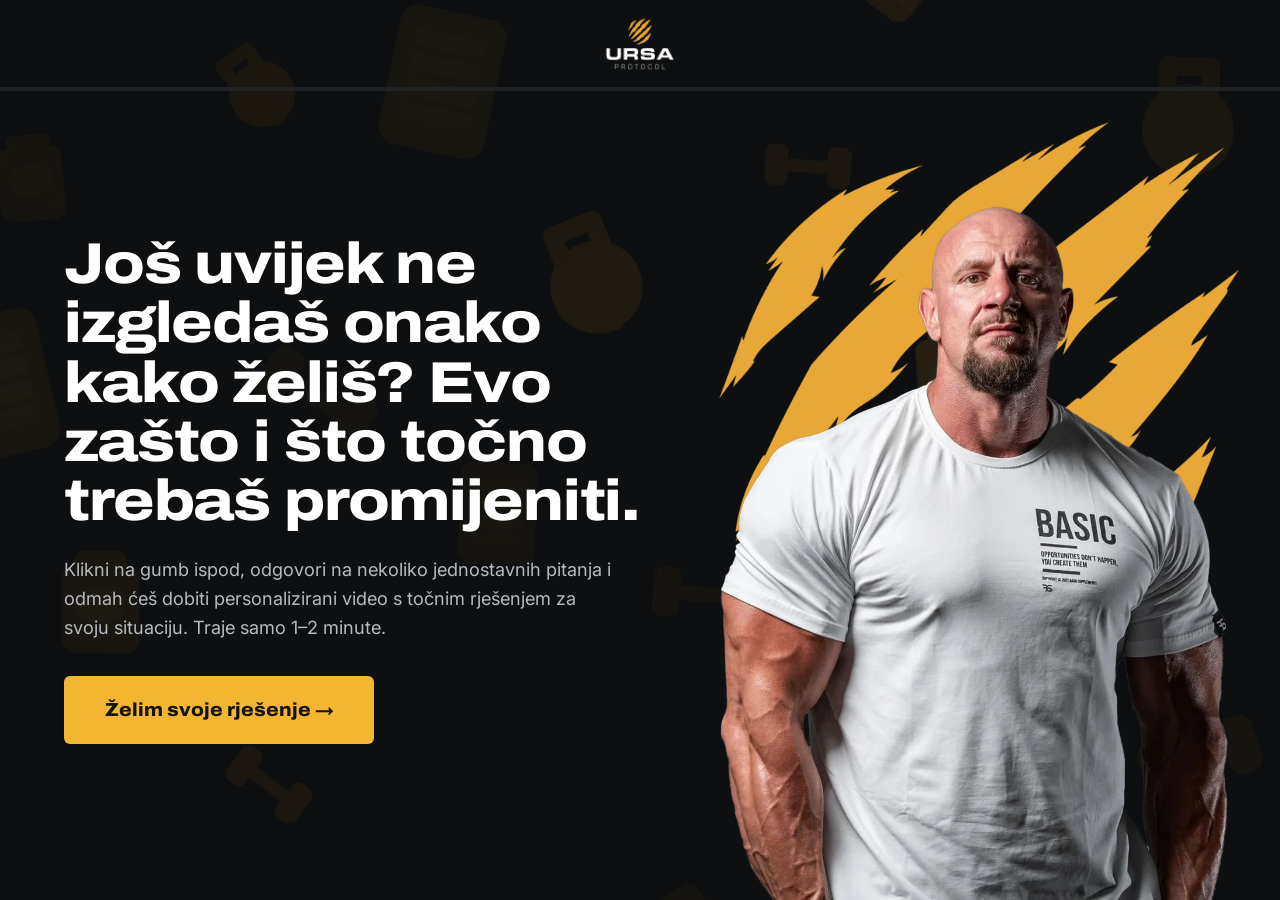
<file: index.html>
<!DOCTYPE html>
<html lang="hr">

<head>
    <meta charset="UTF-8" />
    <meta name="viewport" content="width=device-width, initial-scale=1.0" />
    <title>Tvoj Personalizirani Plan Transformacije</title>
    <meta name="description"
        content="Saznaj svoj personalizirani plan transformacije tijela za 90 dana. Odgovori na kratki kviz i dobij plan napravljen točno za tebe." />
    <meta name="theme-color" content="#0e0f10" />
    <meta property="og:image" content="https://ursaprotocol.com/images/ogimage.jpeg" />
    <meta property="og:image:width" content="1200" />
    <meta property="og:image:height" content="630" />
    <link rel="preconnect" href="https://fonts.googleapis.com" />
    <link rel="preconnect" href="https://fonts.gstatic.com" crossorigin />
    <link href="https://fonts.googleapis.com/css2?family=Archivo:wdth,wght@100..125,600..800&family=Inter:wght@400;500;600;700;800&display=swap" rel="stylesheet" />
    <link rel="stylesheet" href="https://cdnjs.cloudflare.com/ajax/libs/font-awesome/6.5.0/css/all.min.css" />
    <link rel="icon" type="image/png" href="images/favicon.png" />
    <link rel="stylesheet" href="assets/ursa.css?v=1" />
    <link rel="stylesheet" href="assets/quiz.css?v=2" />
    <!-- PostHog Snippet -->
    <script>
        !function(t,e){var o,n,p,r;e.__SV||(window.posthog=e,e._i=[],e.init=function(i,s,a){function g(t,e){var o=e.split(".");2==o.length&&(t=t[o[0]],e=o[1]),t[e]=function(){t.push([e].concat(Array.prototype.slice.call(arguments,0)))}}(p=t.createElement("script")).type="text/javascript",p.async=!0,p.src=s.api_host.replace(".i.posthog.com","-assets.i.posthog.com")+"/static/array.js",(r=t.getElementsByTagName("script")[0]).parentNode.insertBefore(p,r);var u=e;for(void 0!==a?u=e[a]=[]:a="posthog",u.people=u.people||[],u.toString=function(t){var e="posthog";return"posthog"!==a&&(e+="."+a),t||(e+=" (stub)"),e},u.people.toString=function(){return u.toString(1)+".people (stub)"},o="init capture register register_once register_for_session unregister opt_out_capturing has_opted_out_capturing opt_in_capturing reset isFeatureEnabled getFeatureFlag getFeatureFlagPayload reloadFeatureFlags group identify setPersonProperties setPersonPropertiesForFlags resetPersonPropertiesForFlags setGroupPropertiesForFlags resetGroupPropertiesForFlags resetGroups onFeatureFlags addFeatureFlagsHandler onSessionId getSurveys getActiveMatchingSurveys renderSurvey canRenderSurvey getNextSurveyStep".split(" "),n=0;n<o.length;n++)g(u,o[n]);e._i.push([i,s,a])},e.__SV=1)}(document,window.posthog||[]);
        posthog.init('phc_AuRfJaborn4gGwAvKQAzWJtkQ8KWBbk6ruoBPymR3jAo', {
            api_host: 'https://eu.i.posthog.com',
            defaults: '2026-01-30'
        })
    </script>
    <!-- Meta pixel + atribucija (docs/tracking.md) -->
    <script src="assets/track.js?v=2"></script>
</head>

<body>
    <header class="q-bar">
        <button class="back-btn" id="global-back-btn" onclick="goBack()"><i class="fa-solid fa-arrow-left"></i>
            Nazad</button>
        <img src="images/web/logo.webp" width="640" height="510" alt="URSA PROTOCOL">
        <div class="q-step" id="q-step"></div>
    </header>
    <div class="q-track" aria-hidden="true"><span id="q-fill"></span></div>

    <main class="quiz-wrapper">


        <!-- CARD 1 -->
        <div class="card active" id="card-1">
            <div class="intro">
                <h1 class="card-title">Još uvijek ne izgledaš onako kako želiš? Evo zašto i što točno trebaš promijeniti.</h1>
                <p class="card-text">Klikni na gumb ispod, odgovori na nekoliko jednostavnih pitanja i odmah ćeš dobiti personalizirani video s točnim rješenjem za svoju situaciju. Traje samo 1–2 minute.</p>
                <button class="btn" onclick="startQuiz()" id="btn-card1-start">Želim svoje rješenje →</button>
            </div>
            <div class="intro-img"><img class="claws" src="images/web/claws.webp" alt=""><img src="images/web/ursa.webp" width="975" height="1300" alt="Ursa"></div>
        </div>

        <!-- CARD 2 — Q1 -->
        <div class="card" id="card-2">
            <h2 class="card-title">Koji si spol?</h2>
            <div class="options-grid two-col">
                <button class="option-btn" id="btn-spol-musko" onclick="selectGender(this,'Muško'); goTo(3)"><span
                        class="opt-icon"><i class="fa-solid fa-mars"></i></span><span>Muško</span></button>
                <button class="option-btn" id="btn-spol-zensko" onclick="selectGender(this,'Žensko'); goTo(3)"><span
                        class="opt-icon"><i class="fa-solid fa-venus"></i></span><span>Žensko</span></button>
            </div>
        </div>

        <!-- CARD 3 — Q2 -->
        <div class="card" id="card-3">
            <h2 class="card-title">Što želiš postići?</h2>
            <div class="options-grid">
                <button class="option-btn" id="btn-cilj-1" onclick="selectOption(this,'goal'); goTo(4)">Izgubiti višak
                    kilograma</button>
                <button class="option-btn" id="btn-cilj-2" onclick="selectOption(this,'goal'); goTo(4)">Dobiti mišiće i
                    izgledati bolje</button>
                <button class="option-btn" id="btn-cilj-3" onclick="selectOption(this,'goal'); goTo(4)">Izgubiti
                    kilograme i dobiti mišiće u isto vrijeme</button>
                <button class="option-btn" id="btn-cilj-4" onclick="selectOption(this,'goal'); goTo(4)">Ne znam točno,
                    ali želim početak</button>
            </div>
        </div>

        <!-- CARD 4 — Q3 -->
        <div class="card" id="card-4">
            <h2 class="card-title">Koliko imaš godina?</h2>
            <div class="options-grid">
                <button class="option-btn" id="btn-god-1" onclick="selectOption(this,'age'); goTo(5)">18–24</button>
                <button class="option-btn" id="btn-god-2" onclick="selectOption(this,'age'); goTo(5)">25–34</button>
                <button class="option-btn" id="btn-god-3" onclick="selectOption(this,'age'); goTo(5)">35–44</button>
                <button class="option-btn" id="btn-god-4" onclick="selectOption(this,'age'); goTo(5)">45+</button>
            </div>
        </div>

        <!-- CARD 5 — Q4 body type -->
        <div class="card" id="card-5">
            <h2 class="card-title">Koji tip tijela najbolje opisuje tvoju trenutnu građu?</h2>
            <div class="options-grid">
                <button class="body-type-btn" id="btn-tip-1" data-value="mrsav" onclick="selectOption(this,'bodytype'); goTo(6)"><span
                        data-male="Mršav" data-female="Mršava">Mršav</span><img class="bt-img" src="images/web/mrsav.webp"
                        alt="Mršav" /></button>
                <button class="body-type-btn" id="btn-tip-2" data-value="prosjecan" onclick="selectOption(this,'bodytype'); goTo(6)"><span
                        data-male="Prosječan" data-female="Prosječna">Prosječan</span><img class="bt-img"
                        src="images/web/prosjEcan.webp" alt="Prosječan" /></button>
                <button class="body-type-btn" id="btn-tip-3" data-value="krupan" onclick="selectOption(this,'bodytype'); goTo(6)"><span
                        data-male="Krupan" data-female="Krupna">Krupan</span><img class="bt-img" src="images/web/krupan.webp"
                        alt="Krupan" /></button>
                <button class="body-type-btn" id="btn-tip-4" data-value="pretezak" onclick="selectOption(this,'bodytype'); goTo(6)"><span
                        data-male="Pretežak" data-female="Preteška">Pretežak</span><img class="bt-img"
                        src="images/web/pretezak.webp" alt="Pretežak" /></button>
            </div>
        </div>

        <!-- CARD 6 — Q5 name -->
        <div class="card" id="card-6">
            <h2 class="card-title">Kako se zoveš?</h2>
            <div class="q-form"><div class="input-group"><i class="fa-solid fa-user"></i><input type="text" id="input-name"
                    placeholder="Unesi svoje ime/nadimak" autocomplete="given-name" /></div>
            <button class="btn" id="btn-ime-nastavi" onclick="submitName()">Nastavi →</button></div>
        </div>

        <!-- CARD 7 — Q6 -->
        <div class="card" id="card-7">
            <h2 class="card-title">Zamisli sebe za 90 dana s tijelom kakvo zaista želiš. Što bi ti to promijenilo?</h2>
            <div class="options-grid">
                <button class="option-btn" id="btn-90d-1"
                    data-male="Konačno bih bio zadovoljan kada se pogledam u ogledalo"
                    data-female="Konačno bih bila zadovoljna kada se pogledam u ogledalo"
                    onclick="selectOption(this,'motivation'); goTo(8)">Konačno bih bio zadovoljan kada se pogledam u
                    ogledalo</button>
                <button class="option-btn" id="btn-90d-2" data-male="Skinuo bih majicu bez da me bude sram"
                    data-female="Skinula bih majicu bez da me bude sram"
                    onclick="selectOption(this,'motivation'); goTo(8)">Skinuo bih majicu bez da me bude sram</button>
                <button class="option-btn" id="btn-90d-3" onclick="selectOption(this,'motivation'); goTo(8)">Ljudi oko
                    mene bi konačno primjetili promjenu</button>
                <button class="option-btn" id="btn-90d-4" data-male="Osjećao bih se kao druga osoba"
                    data-female="Osjećala bih se kao druga osoba"
                    onclick="selectOption(this,'motivation'); goTo(8)">Osjećao bih se kao druga osoba</button>
            </div>
        </div>

        <!-- CARD 8 — Q7 -->
        <div class="card" id="card-8">
            <h2 class="card-title">Koliko dugo se već boriš s treningom?</h2>
            <div class="options-grid">
                <button class="option-btn" id="btn-borba-1" data-male="Nikad nisam ozbiljno ni počeo"
                    data-female="Nikad nisam ozbiljno ni počela" onclick="selectOption(this,'struggle'); goTo(9)">Nikad
                    nisam ozbiljno ni počeo</button>
                <button class="option-btn" id="btn-borba-2"
                    data-male="Pokušavao sam, ali nikada nisam izdržao dovoljno dugo"
                    data-female="Pokušavala sam, ali nikada nisam izdržala dovoljno dugo"
                    onclick="selectOption(this,'struggle'); goTo(9)">Pokušavao sam, ali nikada nisam izdržao dovoljno
                    dugo</button>
                <button class="option-btn" id="btn-borba-3" onclick="selectOption(this,'struggle'); goTo(9)">Treniram
                    već duže vrijeme, ali moje tijelo se ne mijenja</button>
                <button class="option-btn" id="btn-borba-4" data-male="Imam iskustva, ali sam potpuno zastao"
                    data-female="Imam iskustva, ali sam potpuno zastala"
                    onclick="selectOption(this,'struggle'); goTo(9)">Imam iskustva, ali sam potpuno zastao</button>
            </div>
        </div>

        <!-- CARD 9 — Q8 -->
        <div class="card" id="card-9">
            <h2 class="card-title" id="c9-title">Što si sve već probao da bi došao do rezultata?</h2>
            <div class="options-grid">
                <button class="option-btn" id="btn-prob-1" onclick="selectOption(this,'tried'); goTo(10)">Ništa
                    konkretno, dugo samo razmišljam o tome</button>
                <button class="option-btn" id="btn-prob-2"
                    data-male="Pratio sam savjete s interneta i društvenih mreža, ali ništa nije upalilo do sada"
                    data-female="Pratila sam savjete s interneta i društvenih mreža, ali ništa nije upalilo do sada"
                    onclick="selectOption(this,'tried'); goTo(10)">Pratio sam savjete s interneta i društvenih mreža,
                    ali ništa nije upalilo do sada</button>
                <button class="option-btn" id="btn-prob-3"
                    data-male="Probao sam razne programe i dijete, ali ništa nije trajalo"
                    data-female="Probala sam razne programe i dijete, ali ništa nije trajalo"
                    onclick="selectOption(this,'tried'); goTo(10)">Probao sam razne programe i dijete, ali ništa nije
                    trajalo</button>
                <button class="option-btn" id="btn-prob-4" data-male="Trenirao sam sam, bez plana, i vrtio se u krug"
                    data-female="Trenirala sam sama, bez plana, i vrtjela se u krug"
                    onclick="selectOption(this,'tried'); goTo(10)">Trenirao sam sam, bez plana, i vrtio se u
                    krug</button>
            </div>
        </div>

        <!-- CARD 10 — Q9 -->
        <div class="card" id="card-10">
            <h2 class="card-title" id="c10-title">Ako si potpuno iskren sa sobom, kakva ti je prehrana?</h2>
            <div class="options-grid">
                <button class="option-btn" id="btn-preh-1" onclick="selectOption(this,'diet'); goTo(12)">Nemam pojma
                    što jesti ni koliko, za svoje ciljeve</button>
                <button class="option-btn" id="btn-preh-2" data-male="Znam što bih trebao, ali se toga ne držim"
                    data-female="Znam što bih trebala, ali se toga ne držim"
                    onclick="selectOption(this,'diet'); goTo(12)">Znam što bih trebao, ali se toga ne držim</button>
                <button class="option-btn" id="btn-preh-3" onclick="selectOption(this,'diet'); goTo(12)">Jednog dana
                    jedem čisto, drugog dana sve pada u vodu</button>
                <button class="option-btn" id="btn-preh-4"
                    data-male="Prehrana mi je najveći problem i toga sam svjestan"
                    data-female="Prehrana mi je najveći problem i toga sam svjesna"
                    onclick="selectOption(this,'diet'); goTo(12)">Prehrana mi je najveći problem i toga sam
                    svjestan</button>
            </div>
        </div>



        <!-- CARD 11 — LOADER -->
        <div class="card" id="card-11">
            <div class="loader-wrap">
                <div class="loader-dial"><div class="spinner" id="loader-spinner"></div>
                <div class="loader-percent" id="loader-percent">0%</div></div>
                <div class="loader-label" id="loader-name-label">ANALIZIRAMO TVOJE ODGOVORE...</div>
                <ul class="loader-steps">
                    <li id="lstep-1">PREGLEDAVAMO TVOJE CILJEVE...</li>
                    <li id="lstep-2">PRILAGOĐAVAMO PLAN TVOJOJ SITUACIJI...</li>
                    <li id="lstep-3">PRIPREMAMO TVOJ PERSONALIZIRANI PLAN...</li>
                </ul>
            </div>
        </div>

        <!-- CARD 12 — Q12 -->
        <div class="card" id="card-12">
            <h2 class="card-title">Čega se najviše bojiš?</h2>
            <div class="options-grid">
                <button class="option-btn" id="btn-boj-1" onclick="selectOption(this,'fear'); goTo(14)">Da ću zauvijek
                    izgledati ovako i nikada se neću promijeniti</button>
                <button class="option-btn" id="btn-boj-2" onclick="selectOption(this,'fear'); goTo(14)">Da ću nastaviti
                    gubiti vrijeme radeći krive stvari</button>
                <button class="option-btn" id="btn-boj-3" onclick="selectOption(this,'fear'); goTo(14)">Da ću odustati
                    prije nego dam sebi pravu šansu</button>
                <button class="option-btn" id="btn-boj-4" onclick="selectOption(this,'fear'); goTo(14)">Da nikada neću
                    znati kako zapravo izgleda moj puni potencijal</button>
            </div>
        </div>



        <!-- CARD 14 — EMAIL -->
        <div class="card" id="card-14">
            <h2 class="card-title">Prikupili smo sve što nam treba. Tvoj personalizirani video je spreman.</h2>
            <div class="q-form">
                <p class="q-form-lead">Upiši email da ti pošaljemo rezultat i link na video, da ga ne izgubiš.</p>
                <div class="input-group"><i class="fa-solid fa-envelope"></i><input type="email" id="input-email"
                        placeholder="Tvoj email" autocomplete="email" inputmode="email" autocapitalize="off" spellcheck="false" /></div>
                <div class="input-group"><i class="fa-solid fa-phone"></i><input type="tel" id="input-phone"
                        placeholder="Broj mobitela (neobavezno)" autocomplete="tel" inputmode="tel" /></div>
                <button class="btn" id="btn-email-submit" onclick="submitEmail()">Pokaži mi rješenje</button>
                <p class="q-form-note">Bez spama. Šaljemo samo tvoj plan i par poruka o njemu, a odjaviti se možeš kad god želiš. Broj nam treba samo ako želiš da te nazovemo.</p>
            </div>
        </div>

        <!-- CARD REZULTAT — tip tijela (za kreativ "koji si od 4") -->
        <div class="card" id="card-rezultat">
            <div class="card-header-label">Tvoj rezultat</div>
            <h2 class="card-title"><span id="rez-name">Tvoj</span> tip tijela je <mark id="rez-type">Prosječan</mark></h2>
            <div class="result">
                <img class="result-img" id="rez-img" src="images/web/prosjEcan.webp" alt="" />
                <div class="result-body">
                    <p class="result-text" id="rez-text"></p>
                    <button class="btn" id="btn-rezultat-nastavi" onclick="goTo('spreman')">Pogledaj svoj plan →</button>
                </div>
            </div>
        </div>

        <!-- CARD SPREMAN -->
        <div class="card" id="card-spreman">
            <div class="card-header-label">Još malo...</div>
            <h2 class="card-title" id="spreman-title">Jesi li napokon spreman napraviti promjenu?</h2>
            <div class="stack-btns">
                <button class="btn" id="btn-spreman-1" data-male="Da, spreman sam 💪"
                    data-female="Da, spremna sam 💪" onclick="handleSpreman()">Da, spreman sam 💪</button>
                <button class="btn btn--white" id="btn-spreman-2" onclick="handleSpreman()">Da, pokaži mi kako 🔥</button>
                <button class="btn btn--line" id="btn-spreman-3" data-male="Ne, nisam spreman"
                    data-female="Ne, nisam spremna">Ne, nisam spreman</button>
            </div>
        </div>

    </main><!-- /.quiz-wrapper -->

    <script>
        // Apps Script (Unified_Script.gs, isti deployment kao admin): leadovi u tab 'Leads', dropoff, SureCart webhook
        const SHEETS_URL = 'https://script.google.com/macros/s/AKfycbyWQsjnenPCvl_S3hKMjeDwc_af4Q7k0zHT2mLV0DvaCoMKx7fRTYHAcfE_n5-DksO4Xg/exec';

        // Svi odgovori iz quiza; ključevi su imena propertyja na quiz_completed
        const state = {
            name: 'Prijatelju', email: '', gender: '', goal: '', goalLabel: '',
            bodytype: '', age: '', motivation: '', struggle: '', tried: '', diet: '', fear: ''
        };
        const navHistory = [];
        const NO_BACK = new Set(['1', '11', 'rezultat']);

        // --- TAKING CARE OF DROPOFF TRACKING ---
        const sessionId = Math.random().toString(36).substring(2, 15) + Math.random().toString(36).substring(2, 15);

        const dropoffSteps = [
            'Kartica 1 (Početak)',
            'Pitanje 1 (Spol)',
            'Pitanje 2 (Cilj)',
            'Pitanje 3 (Godine)',
            'Pitanje 4 (Tip tijela)',
            'Pitanje 5 (Ime)',
            'Pitanje 6 (Motivacija)',
            'Pitanje 7 (Iskustvo)',
            'Pitanje 8 (Pokušaji)',
            'Pitanje 9 (Prehrana)',
            'Pitanje 10 (Strah)',
            'Loading ekran...',
            'Video je spreman',
            'Zadnji ekran (Spreman)',
            'Završio kviz (VSL)',
            'Rezultat (Tip tijela)'
        ];

        // step_index u PostHogu ostaje isti kao prije (povijest podataka); novi korak dobiva 15
        const stepMapping = {
            '1': 0, '2': 1, '3': 2, '4': 3, '5': 4, '6': 5, '7': 6, '8': 7, '9': 8, '10': 9, '12': 10,
            '11': 11, '14': 12, 'spreman': 13, 'vsl': 14, 'rezultat': 15
        };
        // Stvarni redoslijed kartica, za "dokle je stigao" u Sheetu (Dropoffs)
        const FLOW = ['1', '2', '3', '4', '5', '6', '7', '8', '9', '10', '12', '14', '11', 'rezultat', 'spreman', 'vsl'];

        let currentMaxStepIndex = 0;
        let maxFlowRank = 0;
        let hasSubmittedDropoff = false;

        function trackCard(id) {
            let index = stepMapping[String(id)];
            if (index !== undefined) {
                const rank = FLOW.indexOf(String(id));
                if (rank > maxFlowRank) {
                    maxFlowRank = rank;
                    currentMaxStepIndex = index;
                }

                // Track into PostHog
                if (window.posthog) {
                    let stepName = dropoffSteps[index];
                    posthog.capture('quiz_step_reached', {
                        step_id: String(id),
                        step_name: stepName,
                        step_index: index
                    });
                }
            }
        }

        function sendDropoffData() {
            if (hasSubmittedDropoff) return; // Only send once per leave
            hasSubmittedDropoff = true;

            const finalStepName = dropoffSteps[currentMaxStepIndex];

            if (SHEETS_URL && !SHEETS_URL.includes('YOUR_APPS_SCRIPT')) {
                const payload = JSON.stringify({
                    action: 'dropoff',
                    sessionId: sessionId,
                    step: finalStepName
                });

                // sendBeacon cesto uzrokuje CORS problem s Apps Script redirectom
                fetch(SHEETS_URL, {
                    method: 'POST',
                    mode: 'no-cors', // neophodno za Google Apps Script !
                    body: payload,
                    keepalive: true
                }).catch(e => console.warn('Dropoff tracking failed:', e));
            }
        }

        // Track initial load
        trackCard('1');

        window.addEventListener('visibilitychange', () => {
            if (document.visibilityState === 'hidden') {
                sendDropoffData();
                hasSubmittedDropoff = false; // allow re-sending if they return to tab and progress further
            }
        });

        window.addEventListener('pagehide', () => {
            sendDropoffData();
        });
        // ----------------------------------------

        // Traka napretka: redni broj pitanja po kartici
        const questionNo = { '2': 1, '3': 2, '4': 3, '5': 4, '6': 5, '7': 6, '8': 7, '9': 8, '10': 9, '12': 10 };
        function updateProgress(id) {
            const no = questionNo[String(id)];
            const done = ['14', '11', 'rezultat', 'spreman'].includes(String(id));
            document.getElementById('q-fill').style.transform = `scaleX(${done ? 1 : (no || 0) / 10})`;
            document.getElementById('q-step').textContent = no ? `Pitanje ${no}/10` : '';
        }

        function updateBackBtn(id) {
            updateProgress(id);
            const btn = document.getElementById('global-back-btn');
            (navHistory.length > 0 && !NO_BACK.has(String(id))) ? btn.classList.add('visible') : btn.classList.remove('visible');
        }

        function goBack() {
            if (!navHistory.length) return;
            const prev = navHistory.pop();
            document.querySelectorAll('.card').forEach(c => c.classList.remove('active'));
            const t = document.getElementById('card-' + prev);
            if (t) { t.classList.add('active'); window.scrollTo({ top: 0, behavior: 'smooth' }); }
            applyGender(); updateBackBtn(prev);
        }

        function goTo(id) {
            const cur = document.querySelector('.card.active');
            if (cur) navHistory.push(cur.id.replace('card-', ''));

            trackCard(id); // track step

            document.querySelectorAll('.card').forEach(c => c.classList.remove('active'));
            if (id === 11) { showLoader(); updateBackBtn(11); return; }
            const t = document.getElementById('card-' + id);
            if (t) { t.classList.add('active'); window.scrollTo({ top: 0, behavior: 'smooth' }); }
            applyGender(); updateBackBtn(id);
        }

        function applyGender() {
            const f = state.gender === 'Žensko';
            document.querySelectorAll('.card.active [data-male]').forEach(el => {
                el.textContent = f ? el.dataset.female : el.dataset.male;
            });
            [
                ['c9-title', 'Što si sve već probala da bi došla do rezultata?', 'Što si sve već probao da bi došao do rezultata?'],
                ['c10-title', 'Ako si potpuno iskrena sa sobom, kakva ti je prehrana?', 'Ako si potpuno iskren sa sobom, kakva ti je prehrana?'],
                ['spreman-title', state.name + ', jesi li napokon spremna napraviti promjenu?', state.name + ', jesi li napokon spreman napraviti promjenu?'],
            ].forEach(([id, fm, m]) => { const el = document.getElementById(id); if (el) el.textContent = f ? fm : m; });
        }

        function selectOption(btn, group) {
            btn.closest('.options-grid').querySelectorAll('.option-btn,.body-type-btn').forEach(b => b.classList.remove('selected'));
            btn.classList.add('selected');
            // Muški tekst odgovora kao stabilna vrijednost, da isti odgovor ima istu vrijednost za oba spola
            const clean = s => (s || '').replace(/\s+/g, ' ').trim();
            const value = btn.dataset.value || clean(btn.dataset.male) || clean(btn.textContent);
            if (group === 'goal') { state.goal = clean(btn.textContent); state.goalLabel = state.goal; }
            else if (group in state) state[group] = value;
        }

        function startQuiz() {
            if (window.posthog) posthog.capture('quiz_started');
            UrsaTrack.pixel('ViewContent', { content_name: 'quiz' });
            goTo(2);
        }

        // ---------- Rezultat: tip tijela ----------
        const BODY_TYPES = {
            mrsav: {
                img: 'images/web/mrsav.webp', m: 'Mršav', f: 'Mršava',
                text: 'Tijelo ti troši puno energije i teško dobivaš na masi, pa te trening bez dovoljno hrane vrti u krug. Kod tebe sve počinje od jasnog plana prehrane i treninga snage koji iz tjedna u tjedan traži malo više.'
            },
            prosjecan: {
                img: 'images/web/prosjEcan.webp', m: 'Prosječan', f: 'Prosječna',
                text: { m: 'Nisi ni debeo ni mršav, ali tijelu nedostaje oblik. Kod tebe ne treba ništa ekstremno: istovremeno spuštaš masnoću i gradiš mišiće, uz plan koji te drži na pravom putu.', f: 'Nisi ni debela ni mršava, ali tijelu nedostaje oblik. Kod tebe ne treba ništa ekstremno: istovremeno spuštaš masnoću i gradiš mišiće, uz plan koji te drži na pravom putu.' }
            },
            krupan: {
                img: 'images/web/krupan.webp', m: 'Krupan', f: 'Krupna',
                text: 'Imaš dobru bazu snage i mase, ali ispod je sloj masnoće koji skriva rezultat. Tvoj ključ je spuštanje masnoće bez gubitka mišića, a to bez preciznog plana rijetko kome uspije.'
            },
            pretezak: {
                img: 'images/web/pretezak.webp', m: 'Pretežak', f: 'Preteška',
                text: { m: 'Višak kilograma ti je trenutno najveća prepreka i toga si svjestan. Ne trebaš savršenstvo ni gladovanje, trebaš plan prehrane i kretanja koji možeš pratiti iz dana u dan.', f: 'Višak kilograma ti je trenutno najveća prepreka i toga si svjesna. Ne trebaš savršenstvo ni gladovanje, trebaš plan prehrane i kretanja koji možeš pratiti iz dana u dan.' }
            }
        };

        function showResult() {
            const t = BODY_TYPES[state.bodytype] || BODY_TYPES.prosjecan;
            const g = state.gender === 'Žensko' ? 'f' : 'm';
            document.getElementById('rez-name').textContent = state.name && state.name !== 'Prijatelju' ? state.name + ', tvoj' : 'Tvoj';
            document.getElementById('rez-type').textContent = t[g];
            const img = document.getElementById('rez-img');
            img.src = t.img; img.alt = t[g];
            document.getElementById('rez-text').textContent = typeof t.text === 'string' ? t.text : t.text[g];
            trackCard('rezultat');
            if (window.posthog) posthog.capture('quiz_result_viewed', { bodytype: state.bodytype || 'nepoznato' });
            document.querySelectorAll('.card').forEach(c => c.classList.remove('active'));
            document.getElementById('card-rezultat').classList.add('active');
            window.scrollTo({ top: 0, behavior: 'smooth' });
            updateBackBtn('rezultat');
        }

        function selectGender(btn, gender) {
            state.gender = gender;
            btn.closest('.options-grid').querySelectorAll('.option-btn').forEach(b => b.classList.remove('selected'));
            btn.classList.add('selected');
        }

        function showError(inputId, msg) {
            const el = document.getElementById(inputId);
            el.style.borderColor = '#e5604d';
            let err = el.parentElement.querySelector('.input-error');
            if (!err) { err = document.createElement('p'); err.className = 'input-error'; err.style.cssText = 'color:#ff6b6b;font-size:0.9rem;margin-top:8px;'; el.parentElement.appendChild(err); }
            err.textContent = msg;
            setTimeout(() => { el.style.borderColor = ''; if (err.parentNode) err.remove(); }, 3000);
        }

        function submitName() {
            const val = document.getElementById('input-name').value.trim();
            if (!val) { showError('input-name', 'Molimo unesi svoje ime.'); return; }
            state.name = val;
            document.getElementById('loader-name-label').textContent = state.name.toUpperCase() + ', ANALIZIRAMO TVOJE ODGOVORE...';
            goTo(7);
        }

        let leadSent = false;

        function vslUrl(base) {
            const p = { name: state.name, goal: state.goalLabel || state.goal, gender: state.gender };
            if (state.bodytype) p.bodytype = state.bodytype;
            return base + '?' + new URLSearchParams(p).toString();
        }

        function submitEmail() {
            const email = document.getElementById('input-email').value.trim().toLowerCase();
            if (!/^[^\s@]+@[^\s@]+\.[^\s@]{2,}$/.test(email)) { showError('input-email', 'Upiši ispravnu email adresu.'); return; }
            const phoneRaw = document.getElementById('input-phone').value.trim();
            const phone = phoneRaw ? UrsaTrack.normPhone(phoneRaw) : '';
            if (phoneRaw && !phone) { showError('input-phone', 'Upiši ispravan broj mobitela ili ostavi polje prazno.'); return; }
            state.email = email;
            state.phone = phone ? '+' + phone : '';
            UrsaTrack.person.save(email, state.name !== 'Prijatelju' ? state.name : '', state.phone);

            // Jedan UUID po leadu: isti ide u PostHog, pixel i CAPI (dedup)
            if (!leadSent) {
                leadSent = true;
                const eventId = UrsaTrack.uuid();
                const answers = {
                    gender: state.gender, goal: state.goalLabel, bodytype: state.bodytype, age: state.age,
                    motivation: state.motivation, struggle: state.struggle, tried: state.tried, diet: state.diet, fear: state.fear
                };

                if (window.posthog) {
                    posthog.identify(email, Object.assign({ email: email, name: state.name, gender: state.gender, bodytype: state.bodytype },
                        state.phone ? { phone: state.phone } : {}));
                    posthog.capture('quiz_completed', Object.assign({ name: state.name, event_id: eventId, has_phone: !!state.phone }, answers, {
                        $set_once: { prvi_quiz: new Date().toISOString() }
                    }));
                }

                UrsaTrack.pixel('Lead', { content_name: 'quiz' }, eventId);
                UrsaTrack.server('Lead', eventId, {
                    email: email,
                    first_name: state.name !== 'Prijatelju' ? state.name : '',
                    quiz: answers,
                    vsl_url: vslUrl(new URL('vsl.html', location.href).toString()),
                    custom_data: { content_name: 'quiz' }
                });

                if (SHEETS_URL && !SHEETS_URL.includes('YOUR_APPS_SCRIPT')) {
                    const attr = UrsaTrack.attr;
                    fetch(SHEETS_URL, {
                        method: 'POST',
                        keepalive: true,
                        body: JSON.stringify(Object.assign({
                            action: 'lead',
                            name: state.name,
                            email: email,
                            phone: state.phone,
                            event_id: eventId,
                            fbp: UrsaTrack.fbp,
                            fbc: UrsaTrack.fbc,
                            user_agent: navigator.userAgent,
                            ph_distinct_id: window.posthog && posthog.get_distinct_id ? posthog.get_distinct_id() : '',
                            page_url: location.href
                        }, answers, attr))
                    }).catch(e => console.warn('Sheets save failed:', e));
                }
            }
            navHistory.push('14');
            showLoader();
        }

        function showLoader() {
            trackCard('11'); // Record loader
            updateBackBtn('11');
            document.querySelectorAll('.card').forEach(c => c.classList.remove('active'));
            const card11 = document.getElementById('card-11');
            card11.classList.add('active');
            window.scrollTo({ top: 0, behavior: 'smooth' });
            const pEl = document.getElementById('loader-percent');
            const s = [document.getElementById('lstep-1'), document.getElementById('lstep-2'), document.getElementById('lstep-3')];
            s.forEach(x => x.classList.remove('done'));
            let pct = 0;
            const iv = setInterval(() => {
                pct += 1; pEl.textContent = pct + '%';
                if (pct === 33) s[0].classList.add('done');
                if (pct === 66) s[1].classList.add('done');
                if (pct === 99) s[2].classList.add('done');
                if (pct >= 100) {
                    clearInterval(iv); pEl.textContent = '100%';
                    setTimeout(showResult, 500);
                }
            }, 80);
        }

        function handleSpreman() {
            trackCard('vsl');    // update tracked step to VSL
            sendDropoffData();   // send it immediately before redirect

            // Save to sessionStorage as backup
            sessionStorage.setItem('ursa_name', state.name);
            sessionStorage.setItem('ursa_goal', state.goalLabel || state.goal);
            sessionStorage.setItem('ursa_gender', state.gender);
            sessionStorage.setItem('ursa_bodytype', state.bodytype);
            // Za WhatsApp poruku na VSL-u ("Ne znaš koji je paket za tebe?"): dob i iskustvo kako ih je osoba vidjela u kvizu
            const shown = group => { const b = document.querySelector(`.selected[onclick*="'${group}'"]`); return b ? b.textContent.replace(/\s+/g, ' ').trim() : ''; };
            sessionStorage.setItem('ursa_age', state.age);
            sessionStorage.setItem('ursa_struggle', shown('struggle'));

            // name/goal/gender/bodytype + atribucija (utm_*, fbclid, ad_id, adset_id, placement)
            window.location.href = UrsaTrack.carry(vslUrl('vsl.html'));
        }

        document.getElementById('input-name').addEventListener('keydown', e => { if (e.key === 'Enter') submitName(); });
        document.getElementById('input-email').addEventListener('keydown', e => { if (e.key === 'Enter') submitEmail(); });
        document.getElementById('input-phone').addEventListener('keydown', e => { if (e.key === 'Enter') submitEmail(); });
    </script>
</body>

</html>
</file>
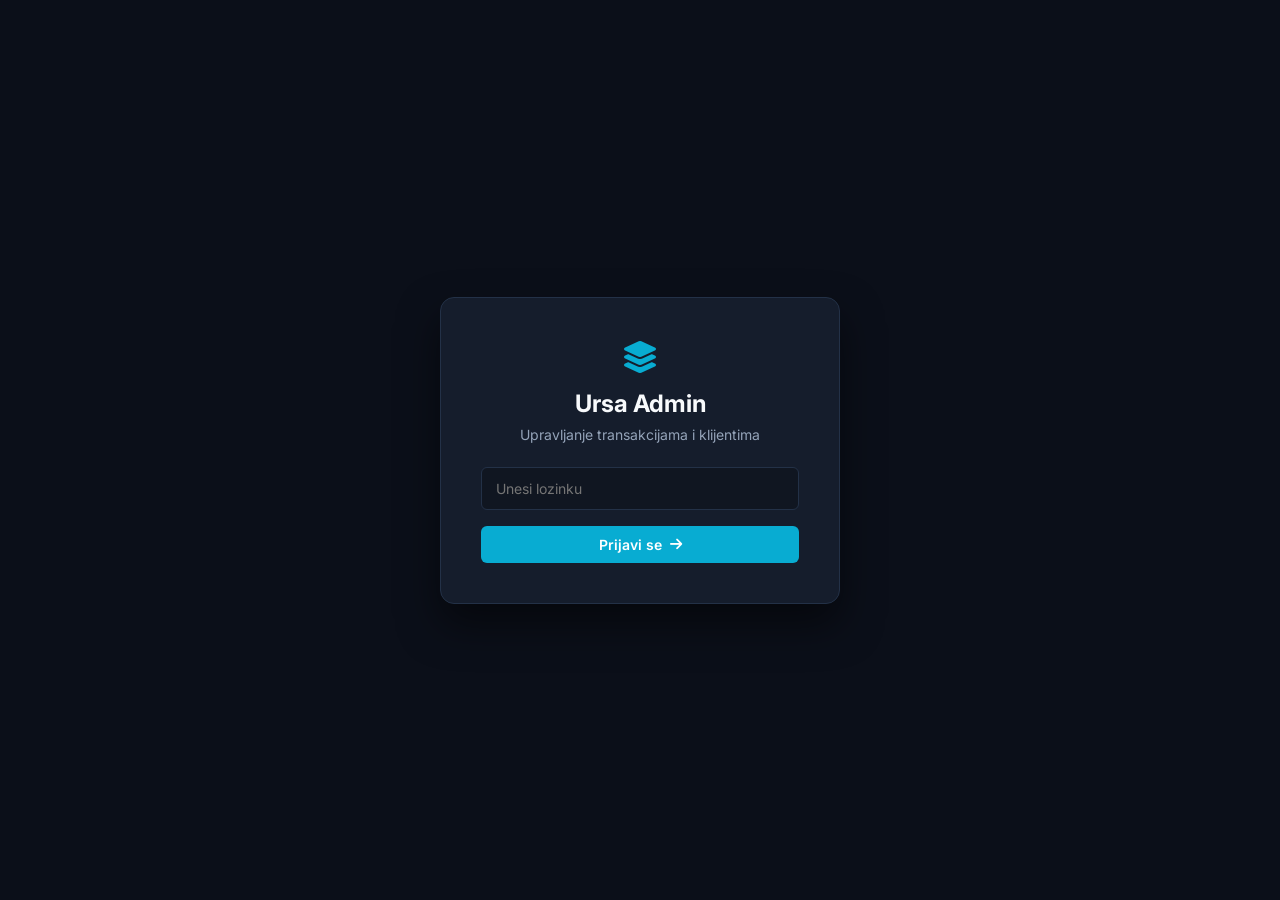
<file: admin/index.html>
<!DOCTYPE html>
<html lang="hr">
<head>
    <meta charset="UTF-8" />
    <meta name="viewport" content="width=device-width, initial-scale=1.0" />
    <title>Ursa Protocol - Admin</title>
    <link href="https://fonts.googleapis.com/css2?family=Inter:wght@300;400;500;600;700;800;900&display=swap" rel="stylesheet" />
    <link rel="stylesheet" href="https://cdnjs.cloudflare.com/ajax/libs/font-awesome/6.5.0/css/all.min.css" />
    <style>
        :root {
            --bg-dark: #0b0f19;
            --bg-card: #151d2c;
            --bg-raised: #1e293b;
            --bg-input: rgba(0, 0, 0, 0.25);
            --text-main: #f8fafc;
            --text-muted: #94a3b8;
            --text-faint: #64748b;
            --primary: #08acd2;
            --primary-hover: #069ab9;
            --border: #233147;
            --border-soft: rgba(255, 255, 255, 0.08);
            --success: #22c55e;
            --error: #ef4444;
            --table-hover: rgba(255, 255, 255, 0.035);
            --radius-sm: 6px;
            --radius-md: 10px;
            --radius-lg: 14px;
        }

        * {
            box-sizing: border-box;
            margin: 0;
            padding: 0;
            font-family: 'Inter', sans-serif;
            -webkit-font-smoothing: antialiased;
        }

        body {
            background-color: var(--bg-dark);
            color: var(--text-main);
            min-height: 100vh;
            display: flex;
            flex-direction: column;
            overflow-y: scroll;
        }

        button {
            font: inherit;
            color: inherit;
            background: none;
            border: none;
            cursor: pointer;
        }

        input, textarea, select {
            font: inherit;
            color: inherit;
        }

        /* Login Screen */
        #loginScreen {
            display: flex;
            flex-direction: column;
            align-items: center;
            justify-content: center;
            flex: 1;
            padding: 20px;
        }

        .login-box {
            background: var(--bg-card);
            padding: 40px;
            border-radius: var(--radius-lg);
            border: 1px solid var(--border);
            width: 100%;
            max-width: 400px;
            box-shadow: 0 20px 40px rgba(0,0,0,0.5);
            text-align: center;
        }

        .login-box h2 {
            margin-bottom: 8px;
            font-weight: 700;
        }

        .login-box p {
            color: var(--text-muted);
            font-size: 14px;
            margin-bottom: 24px;
        }

        .input-field {
            width: 100%;
            padding: 12px 14px;
            background: var(--bg-input);
            border: 1px solid var(--border);
            border-radius: var(--radius-sm);
            color: white;
            font-size: 14px;
            margin-bottom: 16px;
            outline: none;
            transition: all 0.2s;
        }

        .input-field:focus {
            border-color: var(--primary);
            box-shadow: 0 0 0 2px rgba(8, 172, 210, 0.2);
        }

        .btn {
            background: var(--primary);
            color: white;
            border: none;
            border-radius: var(--radius-sm);
            padding: 10px 18px;
            font-size: 14px;
            font-weight: 600;
            cursor: pointer;
            transition: all 0.15s;
            display: inline-flex;
            align-items: center;
            justify-content: center;
            gap: 8px;
            white-space: nowrap;
        }

        .btn:hover {
            background: var(--primary-hover);
        }
        
        .btn:active {
            transform: scale(0.98);
        }

        .btn-secondary {
            background: rgba(255, 255, 255, 0.05);
            border: 1px solid var(--border);
            color: var(--text-main);
        }

        .btn-secondary:hover {
            background: rgba(255, 255, 255, 0.1);
            border-color: var(--text-muted);
        }

        .btn-small {
            padding: 7px 12px;
            font-size: 13px;
        }

        /* Dashboard */
        #dashboardScreen {
            display: none;
            flex-direction: column;
            padding: 32px 40px 100px 40px;
            max-width: 1540px;
            margin: 0 auto;
            width: 100%;
        }

        .header {
            display: flex;
            justify-content: space-between;
            align-items: center;
            margin-bottom: 24px;
            flex-wrap: wrap;
            gap: 16px;
        }

        .header-title-wrap {
            display: flex;
            align-items: center;
            gap: 12px;
        }

        .header-icon {
            width: 42px;
            height: 42px;
            background: linear-gradient(135deg, rgba(8, 172, 210, 0.2), rgba(8, 172, 210, 0.05));
            border: 1px solid rgba(8, 172, 210, 0.4);
            border-radius: 10px;
            display: flex;
            align-items: center;
            justify-content: center;
            color: var(--primary);
            font-size: 20px;
        }

        /* Notion-like KPI Bar */
        .kpi-grid {
            display: grid;
            grid-template-columns: repeat(auto-fit, minmax(170px, 1fr));
            gap: 12px;
            margin-bottom: 24px;
        }

        .kpi-card {
            background: var(--bg-card);
            border: 1px solid var(--border);
            border-radius: var(--radius-md);
            padding: 14px 16px;
            display: flex;
            flex-direction: column;
            gap: 6px;
            transition: transform 0.15s, border-color 0.15s;
        }

        .kpi-card:hover {
            border-color: var(--primary);
            transform: translateY(-2px);
        }

        .kpi-label {
            font-size: 12px;
            color: var(--text-muted);
            display: flex;
            align-items: center;
            gap: 6px;
            text-transform: uppercase;
            letter-spacing: 0.5px;
            font-weight: 600;
        }

        .kpi-value {
            font-size: 22px;
            font-weight: 700;
            color: var(--text-main);
            letter-spacing: -0.5px;
        }

        .kpi-sub {
            font-size: 11px;
            color: var(--text-faint);
        }

        /* Notion Toolbar */
        .notion-toolbar {
            background: var(--bg-card);
            border: 1px solid var(--border);
            border-radius: var(--radius-md);
            padding: 14px 16px;
            margin-bottom: 20px;
            display: flex;
            flex-direction: column;
            gap: 12px;
        }

        .notion-toolbar-row {
            display: flex;
            align-items: center;
            gap: 12px;
            flex-wrap: wrap;
        }

        .search-box {
            position: relative;
            flex: 1;
            min-width: 240px;
            max-width: 400px;
        }

        .search-box i.fa-magnifying-glass {
            position: absolute;
            left: 12px;
            top: 50%;
            transform: translateY(-50%);
            color: var(--text-muted);
            font-size: 13px;
        }

        .search-input {
            width: 100%;
            padding: 8px 32px 8px 34px;
            background: var(--bg-input);
            border: 1px solid var(--border);
            border-radius: var(--radius-sm);
            color: white;
            font-size: 13px;
            outline: none;
            transition: all 0.2s;
        }

        .search-input:focus {
            border-color: var(--primary);
            box-shadow: 0 0 0 2px rgba(8, 172, 210, 0.2);
        }

        .search-clear {
            position: absolute;
            right: 10px;
            top: 50%;
            transform: translateY(-50%);
            color: var(--text-muted);
            cursor: pointer;
            display: none;
            font-size: 12px;
        }

        .filter-group-label {
            font-size: 12px;
            color: var(--text-muted);
            font-weight: 600;
            text-transform: uppercase;
            letter-spacing: 0.5px;
            margin-right: 4px;
        }

        .segmented-controls {
            display: inline-flex;
            background: var(--bg-input);
            border: 1px solid var(--border);
            border-radius: var(--radius-sm);
            padding: 2px;
            gap: 2px;
        }

        .segmented-btn {
            padding: 5px 10px;
            font-size: 12px;
            font-weight: 500;
            color: var(--text-muted);
            border-radius: 4px;
            transition: all 0.15s;
            display: inline-flex;
            align-items: center;
            gap: 5px;
        }

        .segmented-btn:hover {
            color: var(--text-main);
            background: rgba(255, 255, 255, 0.05);
        }

        .segmented-btn.active {
            color: white;
            background: var(--bg-raised);
            box-shadow: 0 1px 3px rgba(0,0,0,0.3);
            font-weight: 600;
        }

        .segmented-btn.active.paid {
            background: rgba(34, 197, 94, 0.2);
            color: #4ade80;
        }

        .segmented-btn.active.unpaid {
            background: rgba(239, 68, 68, 0.2);
            color: #f87171;
        }

        .badge-filter-select {
            background: var(--bg-input);
            border: 1px solid var(--border);
            color: var(--text-main);
            padding: 6px 10px;
            border-radius: var(--radius-sm);
            font-size: 13px;
            outline: none;
            cursor: pointer;
        }

        .badge-filter-select:focus {
            border-color: var(--primary);
        }

        .clear-filters-btn {
            font-size: 12px;
            color: var(--error);
            padding: 5px 10px;
            border-radius: var(--radius-sm);
            background: rgba(239, 68, 68, 0.1);
            border: 1px solid rgba(239, 68, 68, 0.25);
            display: none;
            align-items: center;
            gap: 5px;
        }

        .clear-filters-btn:hover {
            background: rgba(239, 68, 68, 0.2);
        }

        .filtered-count-badge {
            font-size: 12px;
            color: var(--text-muted);
            background: rgba(255, 255, 255, 0.04);
            padding: 4px 8px;
            border-radius: 4px;
            margin-left: auto;
        }

        /* Table */
        .table-container {
            background: var(--bg-card);
            border-radius: var(--radius-md);
            border: 1px solid var(--border);
            overflow-x: auto;
            box-shadow: 0 4px 20px rgba(0,0,0,0.25);
        }

        table {
            width: 100%;
            min-width: 1100px;
            border-collapse: collapse;
            text-align: left;
            table-layout: fixed;
        }

        th {
            background: rgba(0, 0, 0, 0.25);
            padding: 12px 14px;
            font-size: 11px;
            text-transform: uppercase;
            letter-spacing: 0.8px;
            color: var(--text-muted);
            border-bottom: 1px solid var(--border);
            font-weight: 600;
            white-space: nowrap;
        }

        th i {
            margin-right: 6px;
            color: var(--text-faint);
            font-size: 12px;
        }

        td {
            padding: 12px 14px;
            border-bottom: 1px solid var(--border-soft);
            font-size: 14px;
            transition: background 0.15s;
            overflow: hidden;
            text-overflow: ellipsis;
            white-space: nowrap;
            vertical-align: middle;
        }

        tr:last-child td {
            border-bottom: none;
        }

        tr.data-row:hover td {
            background: var(--table-hover);
        }

        .copyable {
            cursor: pointer;
            position: relative;
            display: inline-flex;
            align-items: center;
            gap: 6px;
            transition: color 0.15s;
        }

        .copyable:hover {
            color: var(--primary);
        }

        .copyable:hover::after {
            content: '\f24d';
            font-family: 'Font Awesome 6 Free';
            font-weight: 400;
            font-size: 11px;
            opacity: 0.8;
        }

        /* Notion Status Button */
        .notion-status-btn {
            display: inline-flex;
            align-items: center;
            gap: 6px;
            padding: 4px 10px;
            border-radius: 6px;
            font-size: 12px;
            font-weight: 600;
            cursor: pointer;
            transition: all 0.2s;
            border: 1px solid transparent;
            user-select: none;
        }

        .status-paid {
            background: rgba(34, 197, 94, 0.15);
            color: #4ade80;
            border-color: rgba(34, 197, 94, 0.3);
        }

        .status-paid:hover {
            background: rgba(34, 197, 94, 0.25);
            transform: translateY(-1px);
        }

        .status-unpaid {
            background: rgba(239, 68, 68, 0.15);
            color: #f87171;
            border-color: rgba(239, 68, 68, 0.3);
        }

        .status-unpaid:hover {
            background: rgba(239, 68, 68, 0.25);
            transform: translateY(-1px);
        }

        .status-dot {
            width: 7px;
            height: 7px;
            border-radius: 50%;
            background: currentColor;
            display: inline-block;
        }

        /* Notion Multi-Badge Container & Pills */
        .notion-badges-cell {
            display: flex;
            align-items: center;
            gap: 6px;
            flex-wrap: wrap;
            cursor: pointer;
            min-height: 28px;
            padding: 2px 4px;
            border-radius: 6px;
            transition: background 0.15s;
        }

        .notion-badges-cell:hover {
            background: rgba(255, 255, 255, 0.04);
        }

        .notion-pill {
            display: inline-flex;
            align-items: center;
            gap: 5px;
            padding: 3px 8px;
            border-radius: 5px;
            font-size: 12px;
            font-weight: 600;
            border: 1px solid transparent;
            line-height: 1.2;
            transition: all 0.15s;
        }

        .notion-pill-blue {
            background: rgba(56, 189, 248, 0.15);
            color: #38bdf8;
            border-color: rgba(56, 189, 248, 0.3);
        }

        .notion-pill-orange {
            background: rgba(251, 146, 60, 0.15);
            color: #fb923c;
            border-color: rgba(251, 146, 60, 0.3);
        }

        .notion-pill-green {
            background: rgba(34, 197, 94, 0.15);
            color: #4ade80;
            border-color: rgba(34, 197, 94, 0.3);
        }

        .notion-pill-purple {
            background: rgba(168, 85, 247, 0.15);
            color: #c084fc;
            border-color: rgba(168, 85, 247, 0.3);
        }

        .notion-pill-red {
            background: rgba(244, 63, 94, 0.15);
            color: #fb7185;
            border-color: rgba(244, 63, 94, 0.3);
        }

        .notion-pill-yellow {
            background: rgba(250, 204, 21, 0.15);
            color: #facc15;
            border-color: rgba(250, 204, 21, 0.3);
        }

        .notion-pill-pink {
            background: rgba(236, 72, 153, 0.15);
            color: #f472b6;
            border-color: rgba(236, 72, 153, 0.3);
        }

        .notion-pill-teal {
            background: rgba(20, 184, 166, 0.15);
            color: #2dd4bf;
            border-color: rgba(20, 184, 166, 0.3);
        }

        .notion-pill-gray {
            background: rgba(148, 163, 184, 0.15);
            color: #cbd5e1;
            border-color: rgba(148, 163, 184, 0.3);
        }

        .add-badge-btn {
            display: inline-flex;
            align-items: center;
            justify-content: center;
            width: 22px;
            height: 22px;
            border-radius: 4px;
            color: var(--text-muted);
            background: rgba(255, 255, 255, 0.05);
            border: 1px dashed var(--border);
            font-size: 11px;
            cursor: pointer;
            transition: all 0.15s;
        }

        .add-badge-btn:hover {
            color: var(--primary);
            border-color: var(--primary);
            background: rgba(8, 172, 210, 0.1);
        }

        /* Notion Badge Popover Dropdown */
        #badgePopover {
            position: absolute;
            z-index: 1000;
            width: 290px;
            background: var(--bg-card);
            border: 1px solid var(--border);
            border-radius: var(--radius-md);
            box-shadow: 0 16px 36px rgba(0, 0, 0, 0.6), 0 0 0 1px rgba(255, 255, 255, 0.08);
            display: none;
            flex-direction: column;
            overflow: hidden;
            animation: popoverFadeIn 0.12s ease-out;
        }

        @keyframes popoverFadeIn {
            from { opacity: 0; transform: scale(0.96) translateY(-4px); }
            to { opacity: 1; transform: scale(1) translateY(0); }
        }

        .popover-header {
            padding: 10px 12px;
            border-bottom: 1px solid var(--border);
            background: rgba(0, 0, 0, 0.15);
            display: flex;
            align-items: center;
            gap: 8px;
        }

        .popover-search-input {
            width: 100%;
            background: var(--bg-input);
            border: 1px solid var(--border);
            border-radius: 4px;
            padding: 6px 8px;
            font-size: 12px;
            color: white;
            outline: none;
        }

        .popover-search-input:focus {
            border-color: var(--primary);
        }

        .popover-body {
            max-height: 260px;
            overflow-y: auto;
            padding: 6px;
            display: flex;
            flex-direction: column;
            gap: 3px;
        }

        .popover-section-title {
            font-size: 10px;
            text-transform: uppercase;
            letter-spacing: 0.6px;
            color: var(--text-faint);
            font-weight: 700;
            padding: 6px 8px 2px 8px;
        }

        .popover-item {
            display: flex;
            align-items: center;
            justify-content: space-between;
            padding: 6px 8px;
            border-radius: 4px;
            cursor: pointer;
            transition: background 0.12s;
        }

        .popover-item:hover {
            background: rgba(255, 255, 255, 0.06);
        }

        .popover-item-left {
            display: flex;
            align-items: center;
            gap: 8px;
            overflow: hidden;
        }

        .popover-check {
            color: var(--primary);
            font-size: 13px;
            width: 16px;
            text-align: center;
        }

        .popover-delete-tag {
            color: var(--text-faint);
            font-size: 11px;
            padding: 2px 6px;
            border-radius: 4px;
            opacity: 0;
            transition: opacity 0.15s, color 0.15s;
        }

        .popover-item:hover .popover-delete-tag {
            opacity: 1;
        }

        .popover-delete-tag:hover {
            color: var(--error);
            background: rgba(239, 68, 68, 0.1);
        }

        .popover-create-btn {
            display: flex;
            align-items: center;
            gap: 8px;
            padding: 8px 10px;
            margin: 4px 6px;
            border-radius: 4px;
            background: rgba(8, 172, 210, 0.1);
            color: var(--primary);
            font-size: 12px;
            font-weight: 600;
            cursor: pointer;
            border: 1px dashed rgba(8, 172, 210, 0.3);
            transition: all 0.15s;
        }

        .popover-create-btn:hover {
            background: rgba(8, 172, 210, 0.2);
            border-color: var(--primary);
        }

        /* Group Divider */
        tr.group-divider td {
            background: rgba(8, 172, 210, 0.08);
            color: var(--primary);
            font-weight: 700;
            padding: 14px 16px;
            cursor: pointer;
            border-top: 1px solid rgba(8, 172, 210, 0.35);
            border-bottom: 1px solid rgba(8, 172, 210, 0.2);
        }

        tr.group-divider:hover td {
            background: rgba(8, 172, 210, 0.13);
        }
        
        .group-stats {
            float: right;
            display: flex;
            align-items: center;
            gap: 6px;
            flex-wrap: wrap;
        }

        .stats-badge {
            font-size: 11px;
            padding: 3px 8px;
            border-radius: 5px;
            font-weight: 600;
            cursor: pointer;
            transition: all 0.15s;
            border: 1px solid transparent;
        }

        .stats-badge:hover {
            transform: translateY(-1px);
            opacity: 0.9;
        }

        .active-filter {
            box-shadow: 0 0 0 1.5px white;
            transform: scale(1.05);
        }

        .stats-total { background: rgba(0,0,0,0.3); color: var(--text-main); border-color: var(--border); }
        .stats-jednokratno { background: rgba(34, 197, 94, 0.15); color: #4ade80; border-color: rgba(34, 197, 94, 0.25); }
        .stats-2rate { background: rgba(168, 85, 247, 0.15); color: #c084fc; border-color: rgba(168, 85, 247, 0.25); }
        .stats-300 { background: rgba(45, 212, 191, 0.15); color: #2dd4bf; border-color: rgba(45, 212, 191, 0.25); }
        .stats-400 { background: rgba(56, 189, 248, 0.15); color: #38bdf8; border-color: rgba(56, 189, 248, 0.25); }
        .stats-400rate { background: rgba(56, 189, 248, 0.25); color: #7dd3fc; border-color: rgba(56, 189, 248, 0.4); }
        .stats-500 { background: rgba(250, 204, 21, 0.15); color: #facc15; border-color: rgba(250, 204, 21, 0.25); }
        .stats-600 { background: rgba(251, 146, 60, 0.15); color: #fb923c; border-color: rgba(251, 146, 60, 0.25); }
        .stats-600rate { background: rgba(251, 146, 60, 0.25); color: #fdba74; border-color: rgba(251, 146, 60, 0.4); }
        .stats-paid { background: rgba(34, 197, 94, 0.2); color: #4ade80; border-color: rgba(34, 197, 94, 0.35); }
        .stats-unpaid { background: rgba(239, 68, 68, 0.2); color: #f87171; border-color: rgba(239, 68, 68, 0.35); }

        /* Edit Mode Inputs */
        .edit-input {
            width: 100%;
            background: var(--bg-dark);
            border: 1px solid var(--primary);
            color: white;
            padding: 5px 8px;
            border-radius: 4px;
            font-size: 13px;
        }

        .loader {
            display: none;
            text-align: center;
            padding: 60px;
        }
        
        .spinner {
            width: 44px;
            height: 44px;
            border: 3px solid rgba(255,255,255,0.1);
            border-top-color: var(--primary);
            border-radius: 50%;
            animation: spin 0.8s infinite linear;
            margin: 0 auto;
        }

        @keyframes spin { 100% { transform: rotate(360deg); } }

        /* Toast */
        #toast {
            position: fixed;
            bottom: 24px;
            right: 24px;
            background: var(--bg-card);
            border: 1px solid var(--success);
            color: white;
            padding: 12px 20px;
            border-radius: var(--radius-sm);
            font-weight: 500;
            font-size: 14px;
            box-shadow: 0 8px 24px rgba(0,0,0,0.4);
            transform: translateY(100px);
            opacity: 0;
            transition: all 0.3s cubic-bezier(0.16, 1, 0.3, 1);
            z-index: 2000;
            display: flex;
            align-items: center;
            gap: 10px;
        }

        #toast.show {
            transform: translateY(0);
            opacity: 1;
        }
        
        #toast.error {
            border-color: var(--error);
        }

        /* Floating Unsaved Changes Bar */
        #unsavedBar {
            position: fixed;
            bottom: 24px;
            left: 50%;
            transform: translateX(-50%) translateY(120px);
            background: #1e293b;
            border: 1px solid rgba(8, 172, 210, 0.5);
            border-radius: 12px;
            padding: 12px 20px;
            box-shadow: 0 16px 36px rgba(0,0,0,0.6), 0 0 20px rgba(8, 172, 210, 0.2);
            z-index: 1500;
            display: flex;
            align-items: center;
            gap: 16px;
            transition: all 0.3s cubic-bezier(0.16, 1, 0.3, 1);
            opacity: 0;
            pointer-events: none;
        }

        #unsavedBar.show {
            transform: translateX(-50%) translateY(0);
            opacity: 1;
            pointer-events: auto;
        }

        .unsaved-dot {
            width: 10px;
            height: 10px;
            border-radius: 50%;
            background: #fbbf24;
            box-shadow: 0 0 8px #fbbf24;
            animation: pulseDot 1.5s infinite;
        }

        @keyframes pulseDot {
            0%, 100% { opacity: 1; transform: scale(1); }
            50% { opacity: 0.5; transform: scale(0.85); }
        }

        .hidden-row {
            display: none !important;
        }

        .edit-col-header, .edit-col-cell {
            display: none;
            width: 70px;
            text-align: center;
        }

        .checkbox-cell {
            display: none;
            width: 36px;
            text-align: center;
        }

        .row-checkbox {
            width: 16px;
            height: 16px;
            accent-color: var(--primary);
            cursor: pointer;
        }
    </style>
</head>
<body>

    <!-- LOGIN SCREEN -->
    <div id="loginScreen">
        <div class="login-box">
            <div style="font-size: 32px; color: var(--primary); margin-bottom: 12px;">
                <i class="fa-solid fa-layer-group"></i>
            </div>
            <h2>Ursa Admin</h2>
            <p>Upravljanje transakcijama i klijentima</p>
            <input type="password" id="passInput" class="input-field" placeholder="Unesi lozinku" onkeydown="if(event.key==='Enter') login()" />
            <button class="btn" style="width: 100%" onclick="login()">Prijavi se <i class="fa-solid fa-arrow-right"></i></button>
        </div>
    </div>

    <!-- DASHBOARD SCREEN -->
    <div id="dashboardScreen">
        <!-- TOP HEADER -->
        <div class="header">
            <div class="header-title-wrap">
                <div class="header-icon">
                    <i class="fa-solid fa-table-list"></i>
                </div>
                <div>
                    <h1 style="font-size: 24px; font-weight: 800; letter-spacing: -0.5px;">Transakcije & Narudžbe</h1>
                    <p style="color: var(--text-muted); font-size: 13px;">Notion baza kupnji, paketa i statusa uplata</p>
                </div>
            </div>
            <div style="display: flex; gap: 10px; align-items: center;">
                <a class="btn btn-secondary btn-small" href="/admin/plan/" style="text-decoration: none;"><i class="fa-solid fa-calendar-days"></i> Content Plan</a>
                <button class="btn btn-secondary btn-small" onclick="logout()"><i class="fa-solid fa-arrow-right-from-bracket"></i> Odjava</button>
            </div>
        </div>

        <!-- NOTION KPI SUMMARY CARDS -->
        <div class="kpi-grid">
            <div class="kpi-card">
                <div class="kpi-label"><i class="fa-solid fa-users" style="color:var(--primary)"></i> Ukupno Narudžbi</div>
                <div class="kpi-value" id="kpiTotal">0</div>
                <div class="kpi-sub" id="kpiTotalSub">Svi evidentirani klijenti</div>
            </div>
            <div class="kpi-card" style="border-left: 3px solid #22c55e;">
                <div class="kpi-label"><i class="fa-solid fa-circle-check" style="color:#22c55e"></i> Plaćeno</div>
                <div class="kpi-value" style="color: #4ade80;" id="kpiPaid">0</div>
                <div class="kpi-sub" id="kpiPaidPercent">0% naplaćeno</div>
            </div>
            <div class="kpi-card" style="border-left: 3px solid #ef4444;">
                <div class="kpi-label"><i class="fa-solid fa-circle-xmark" style="color:#ef4444"></i> Nije Plaćeno</div>
                <div class="kpi-value" style="color: #f87171;" id="kpiUnpaid">0</div>
                <div class="kpi-sub">Čeka naplatu / provjeru</div>
            </div>
            <div class="kpi-card">
                <div class="kpi-label"><i class="fa-solid fa-tag" style="color:#2dd4bf"></i> 300€ (90 dana)</div>
                <div class="kpi-value" style="color: #2dd4bf;" id="kpi300">0</div>
                <div class="kpi-sub" id="kpi300Sub">Paket 90 dana (popust)</div>
            </div>
            <div class="kpi-card">
                <div class="kpi-label"><i class="fa-solid fa-tag" style="color:#38bdf8"></i> 400€ (90 dana)</div>
                <div class="kpi-value" style="color: #38bdf8;" id="kpi400">0</div>
                <div class="kpi-sub" id="kpi400Sub">Paket 90 dana</div>
            </div>
            <div class="kpi-card">
                <div class="kpi-label"><i class="fa-solid fa-tag" style="color:#facc15"></i> 500€ (180 dana)</div>
                <div class="kpi-value" style="color: #facc15;" id="kpi500">0</div>
                <div class="kpi-sub" id="kpi500Sub">Paket 180 dana (popust)</div>
            </div>
            <div class="kpi-card">
                <div class="kpi-label"><i class="fa-solid fa-tag" style="color:#fb923c"></i> 600€ (180 dana)</div>
                <div class="kpi-value" style="color: #fb923c;" id="kpi600">0</div>
                <div class="kpi-sub" id="kpi600Sub">Paket 180 dana</div>
            </div>
            <div class="kpi-card">
                <div class="kpi-label"><i class="fa-solid fa-coins" style="color:#eab308"></i> Procijenjeni Prihod</div>
                <div class="kpi-value" style="color: #facc15;" id="kpiRevenue">€0</div>
                <div class="kpi-sub">Na temelju aktivnih paketa</div>
            </div>
        </div>

        <!-- NOTION DATABASE TOOLBAR -->
        <div class="notion-toolbar">
            <div class="notion-toolbar-row">
                <!-- Search Input -->
                <div class="search-box">
                    <i class="fa-solid fa-magnifying-glass"></i>
                    <input type="text" id="searchInput" class="search-input" placeholder="Pretraži klijenta, email, telefon, ID..." oninput="onSearchChange(this.value)" />
                    <i class="fa-solid fa-xmark search-clear" id="searchClearBtn" onclick="clearSearch()"></i>
                </div>

                <!-- Global Payment Status Filter -->
                <div style="display: flex; align-items: center; gap: 6px;">
                    <span class="filter-group-label">Status:</span>
                    <div class="segmented-controls">
                        <button type="button" class="segmented-btn active" id="btnFilterStatusAll" onclick="setGlobalPaymentFilter('all')">Sve</button>
                        <button type="button" class="segmented-btn" id="btnFilterStatusPaid" onclick="setGlobalPaymentFilter('paid')"><i class="fa-solid fa-circle-check" style="font-size:10px; color:#22c55e"></i> Plaćeno</button>
                        <button type="button" class="segmented-btn" id="btnFilterStatusUnpaid" onclick="setGlobalPaymentFilter('unpaid')"><i class="fa-solid fa-circle-xmark" style="font-size:10px; color:#ef4444"></i> Neplaćeno</button>
                    </div>
                </div>

                <!-- Global Badge Filter -->
                <div style="display: flex; align-items: center; gap: 6px;">
                    <span class="filter-group-label">Paket:</span>
                    <select id="badgeFilterSelect" class="badge-filter-select" onchange="setGlobalBadgeFilter(this.value)">
                        <option value="all">Svi paketi / oznake</option>
                        <option value="300€">300€ (90 dana, popust)</option>
                        <option value="400€">400€ (90 dana)</option>
                        <option value="500€">500€ (180 dana, popust)</option>
                        <option value="600€">600€ (180 dana)</option>
                        <option value="Jednokratno">Jednokratno</option>
                        <option value="2 rate">2 rate</option>
                        <!-- Custom badges injected here -->
                    </select>
                </div>

                <!-- Clear Active Filters -->
                <button type="button" class="clear-filters-btn" id="clearFiltersBtn" onclick="clearAllFilters()">
                    <i class="fa-solid fa-filter-circle-xmark"></i> Poništi filtere
                </button>

                <div class="filtered-count-badge" id="filteredCount">Učitavanje...</div>
            </div>

            <!-- Action Controls Row -->
            <div class="notion-toolbar-row" style="border-top: 1px solid var(--border-soft); padding-top: 10px;">
                <button class="btn btn-small btn-secondary" onclick="loadData()"><i class="fa-solid fa-rotate-right"></i> Osvježi</button>
                <button class="btn btn-small btn-secondary" onclick="toggleSortMode()" id="sortBtn"><i class="fa-solid fa-arrow-down-z-a"></i> Novije na vrhu</button>
                <button class="btn btn-small btn-secondary" onclick="toggleEditMode()" id="editModeBtn"><i class="fa-solid fa-pen-to-square"></i> Uredi redke</button>
                
                <div id="editControls" style="display: none; gap: 8px; flex-wrap: wrap;">
                    <div style="width: 1px; background: var(--border); height: 28px; margin: 0 4px;"></div>
                    <button class="btn btn-small" style="background: var(--success)" onclick="addNewRow()"><i class="fa-solid fa-plus"></i> Dodaj Narudžbu</button>
                    <button class="btn btn-secondary btn-small" onclick="groupSelectedRows()"><i class="fa-solid fa-object-group"></i> Nova Mjesečna Grupa</button>
                    <button class="btn btn-secondary btn-small" onclick="addSelectedToGroup()"><i class="fa-solid fa-folder-plus"></i> Dodaj u Grupu</button>
                    <button class="btn btn-secondary btn-small" onclick="removeSelectedFromGroup()"><i class="fa-solid fa-folder-minus"></i> Makni iz Grupe</button>
                    <button class="btn btn-small" style="background: var(--error)" onclick="deleteSelectedRows()"><i class="fa-solid fa-trash-can"></i> Obriši Označeno</button>
                </div>

                <div style="flex-grow: 1"></div>
                <input type="text" id="apiUrlInput" class="input-field" style="max-width: 280px; margin-bottom: 0; padding: 6px 10px; font-size: 12px;" placeholder="Apps Script Web App URL" onchange="saveApiUrl()" />
            </div>
        </div>

        <!-- LOADER -->
        <div class="loader" id="loader">
            <div class="spinner"></div>
            <p style="margin-top: 16px; color: var(--text-muted); font-size: 14px;">Sinkronizacija baze podataka...</p>
        </div>

        <!-- TABLE CONTAINER -->
        <div class="table-container" id="tableContainer" style="display: none;">
            <table id="dataTable">
                <thead>
                    <tr>
                        <th class="checkbox-cell"></th>
                        <th style="width: 50px; text-align: center;">#</th>
                        <th style="width: 120px;"><i class="fa-solid fa-circle-check"></i> Status</th>
                        <th style="width: 17%"><i class="fa-solid fa-user"></i> Klijent</th>
                        <th style="width: 25%"><i class="fa-solid fa-tags"></i> Paket / Oznake</th>
                        <th style="width: 17%"><i class="fa-regular fa-envelope"></i> Email</th>
                        <th style="width: 12%"><i class="fa-solid fa-phone"></i> Mobitel</th>
                        <th style="width: 11%"><i class="fa-regular fa-calendar"></i> Datum</th>
                        <th style="width: 9%"><i class="fa-solid fa-hashtag"></i> Order ID</th>
                        <th class="edit-col-header" style="width: 70px">Akcije</th>
                    </tr>
                </thead>
                <tbody id="tableBody">
                    <!-- Dynamic Rows -->
                </tbody>
            </table>
        </div>
    </div>

    <!-- NOTION BADGE DROPDOWN POPOVER -->
    <div id="badgePopover">
        <div class="popover-header">
            <i class="fa-solid fa-tag" style="color:var(--primary); font-size: 12px;"></i>
            <input type="text" id="popoverSearchInput" class="popover-search-input" placeholder="Pretraži ili unesi novu oznaku..." oninput="onPopoverSearch(this.value)" onkeydown="if(event.key==='Enter') createCustomBadgeFromInput()" />
        </div>
        <div class="popover-body" id="popoverBadgeList">
            <!-- Badges list rendered here -->
        </div>
        <div id="popoverCreateContainer"></div>
    </div>

    <!-- FLOATING UNSAVED CHANGES BAR -->
    <div id="unsavedBar">
        <div class="unsaved-dot"></div>
        <div style="font-size: 13px; font-weight: 600;">Imaš nespremljene promjene</div>
        <div style="display: flex; gap: 8px;">
            <button class="btn btn-small" onclick="saveChanges()"><i class="fa-solid fa-floppy-disk"></i> Spremi promjene (Ctrl+S)</button>
            <button class="btn btn-secondary btn-small" onclick="discardChanges()">Odbaci</button>
        </div>
    </div>

    <!-- Toast Notification -->
    <div id="toast">
        <i class="fa-solid fa-circle-check" style="color:var(--success)"></i>
        <span id="toastMsg">Poruka spremljena</span>
    </div>

    <script>
        const VALID_PASS = "2804Fleka!";
        // Bump when the password changes: any session saved with an older value is logged out on next load
        const AUTH_TOKEN = "v2-2026-10-26";
        let isEditMode = false;
        let sortMode = 'desc'; // 'desc' or 'asc'
        let tableData = []; 
        let headerRow = ["Order ID", "Ime i Prezime", "Email", "Mobitel", "Vrsta Plaćanja / Paket", "Datum", "Plaćeno"];
        let groupMeta = []; // format: { name: "Travanj", orderIds: ["id1", "id2"] }
        let customBadges = []; // custom tag names: ["VIP", "Preporuka", ...]
        let apiUrl = localStorage.getItem('ursaAdminApiUrl') || 'https://script.google.com/macros/s/AKfycbyWQsjnenPCvl_S3hKMjeDwc_af4Q7k0zHT2mLV0DvaCoMKx7fRTYHAcfE_n5-DksO4Xg/exec';
        let lastCheckedBox = null;
        let groupFilters = {}; // { 'groupId': 'filterType' }
        let hasUnsavedChanges = false;
        let isLoadingData = false;

        // Global Filters state
        let globalFilters = {
            search: '',
            payment: 'all', // 'all', 'paid', 'unpaid'
            badge: 'all'    // 'all' or specific badge string
        };

        // Active popover context
        let activePopoverRowIdx = null;

        // Notion Color Presets
        const STANDARD_BADGES = ['300€', '400€', '500€', '600€', 'Jednokratno', '2 rate'];
        const NOTION_PILL_CLASSES = {
            '300€': 'notion-pill-teal',
            '400€': 'notion-pill-blue',
            '500€': 'notion-pill-yellow',
            '600€': 'notion-pill-orange',
            'Jednokratno': 'notion-pill-green',
            '2 rate': 'notion-pill-purple'
        };

        const CUSTOM_COLOR_PALETTES = [
            'notion-pill-yellow',
            'notion-pill-pink',
            'notion-pill-teal',
            'notion-pill-gray',
            'notion-pill-blue',
            'notion-pill-orange',
            'notion-pill-green',
            'notion-pill-purple'
        ];

        function getPillClass(badgeName) {
            if (NOTION_PILL_CLASSES[badgeName]) return NOTION_PILL_CLASSES[badgeName];
            // Deterministic color from string hash
            let hash = 0;
            for (let i = 0; i < badgeName.length; i++) {
                hash = (hash << 5) - hash + badgeName.charCodeAt(i);
            }
            const idx = Math.abs(hash) % CUSTOM_COLOR_PALETTES.length;
            return CUSTOM_COLOR_PALETTES[idx];
        }

        // --- LOAD CUSTOM BADGES ---
        try {
            const saved = localStorage.getItem('ursaCustomBadges');
            if (saved) customBadges = JSON.parse(saved).filter(t => !STANDARD_BADGES.includes(t));
        } catch(e) {}

        // --- KEYBOARD SHORTCUTS ---
        document.addEventListener('keydown', (e) => {
            if ((e.ctrlKey || e.metaKey) && e.key.toLowerCase() === 's') {
                e.preventDefault();
                saveChanges();
            }
            if (e.key === 'Escape') {
                closeBadgePopover();
            }
        });

        // Close popover on click outside
        document.addEventListener('click', (e) => {
            const popover = document.getElementById('badgePopover');
            if (popover && popover.style.display === 'flex') {
                if (!popover.contains(e.target) && !e.target.closest('.notion-badges-cell')) {
                    closeBadgePopover();
                }
            }
        });

        // Shift-click logic for bulk selection
        document.addEventListener('DOMContentLoaded', () => {
            document.getElementById('tableBody').addEventListener('click', function(e) {
                if (e.target && e.target.classList.contains('row-checkbox')) {
                    if (e.shiftKey && lastCheckedBox) {
                        const checkboxes = Array.from(document.querySelectorAll('.row-checkbox'));
                        const start = checkboxes.indexOf(lastCheckedBox);
                        const end = checkboxes.indexOf(e.target);
                        if (start > -1 && end > -1) {
                            const min = Math.min(start, end);
                            const max = Math.max(start, end);
                            for (let i = min; i <= max; i++) {
                                checkboxes[i].checked = true;
                            }
                        }
                    }
                    lastCheckedBox = e.target;
                }
            });
        });

        // --- AUTH ---
        function checkAuth() {
            if (localStorage.getItem('ursaAdminAuth') === AUTH_TOKEN) {
                document.getElementById('loginScreen').style.display = 'none';
                document.getElementById('dashboardScreen').style.display = 'flex';
                document.getElementById('apiUrlInput').value = apiUrl;
                if(apiUrl) loadData();
            }
        }

        function login() {
            const pass = document.getElementById('passInput').value;
            if (pass === VALID_PASS) {
                localStorage.setItem('ursaAdminAuth', AUTH_TOKEN);
                checkAuth();
            } else {
                showToast("Neispravna lozinka!", true);
            }
        }

        function logout() {
            localStorage.removeItem('ursaAdminAuth');
            window.location.reload();
        }

        function saveApiUrl() {
            apiUrl = document.getElementById('apiUrlInput').value;
            localStorage.setItem('ursaAdminApiUrl', apiUrl);
            if(apiUrl) loadData();
        }

        // --- TOAST ---
        function showToast(msg, isError = false) {
            const toast = document.getElementById('toast');
            const toastMsg = document.getElementById('toastMsg');
            toastMsg.textContent = msg;
            toast.className = isError ? 'show error' : 'show';
            toast.querySelector('i').className = isError ? 'fa-solid fa-triangle-exclamation' : 'fa-solid fa-circle-check';
            toast.querySelector('i').style.color = isError ? 'var(--error)' : 'var(--success)';
            setTimeout(() => toast.className = toast.className.replace('show', ''), 3000);
        }

        // --- UNSAVED BAR ---
        function markUnsavedChanges() {
            hasUnsavedChanges = true;
            document.getElementById('unsavedBar').classList.add('show');
        }

        function clearUnsavedChanges() {
            hasUnsavedChanges = false;
            document.getElementById('unsavedBar').classList.remove('show');
            explicitClears = new Set();
            deletedIds = new Set();
        }

        // --- SAVE GUARD ---
        // Only cells the user emptied by hand and rows the user deleted may disappear on save.
        // Anything else that is filled in the sheet but blank/missing here gets restored before saving.
        let explicitClears = new Set(); // "orderId|col"
        let deletedIds = new Set();

        // Duplicate Order IDs exist, so match rows by id + occurrence number
        function rowKeys(rows) {
            const seen = {};
            return rows.map(r => {
                const id = String(r[0] ?? '');
                seen[id] = (seen[id] || 0) + 1;
                return id + '#' + seen[id];
            });
        }

        async function guardAgainstDataLoss() {
            const res = await fetch(apiUrl + "?action=getOrders");
            const result = await res.json();
            if (result.status !== 'success' || !Array.isArray(result.data) || result.data.length < 2) {
                throw new Error('Could not read current sheet');
            }
            const sheetRows = result.data.slice(1).filter(r => r[0] && !String(r[0]).startsWith('###GROUP###'));
            const sheetKeys = rowKeys(sheetRows);
            const sheetByKey = new Map(sheetKeys.map((k, i) => [k, sheetRows[i]]));
            const localKeys = rowKeys(tableData);
            const localKeySet = new Set(localKeys);
            let restoredCells = 0, restoredRows = 0;

            localKeys.forEach((k, i) => {
                const server = sheetByKey.get(k);
                if (!server) return;
                const row = tableData[i];
                for (let c = 1; c <= 5; c++) {
                    const had = String(server[c] ?? '').trim();
                    const now = String(row[c] ?? '').trim();
                    if (had && !now && !explicitClears.has(row[0] + '|' + c)) {
                        row[c] = server[c];
                        restoredCells++;
                    }
                }
            });

            // Rows added to the sheet after this page loaded (e.g. new orders from the webhook)
            sheetKeys.forEach((k, i) => {
                const r = sheetRows[i];
                if (localKeySet.has(k) || deletedIds.has(String(r[0]))) return;
                const copy = r.slice(0, 7);
                while (copy.length < 7) copy.push('');
                if (!String(copy[6]).trim()) copy[6] = 'DA';
                tableData.push(copy);
                restoredRows++;
            });

            return { restoredCells, restoredRows };
        }

        function discardChanges() {
            if (confirm("Sigurno želiš odbaciti sve nespremljene promjene i ponovno učitati podatke?")) {
                clearUnsavedChanges();
                loadData();
            }
        }

        // --- COPY ---
        function copyText(el, text) {
            if (isEditMode) return;
            navigator.clipboard.writeText(text).then(() => {
                const originalHtml = el.innerHTML;
                el.innerHTML = '<i class="fa-solid fa-check" style="color:var(--success)"></i> Kopirano';
                el.style.color = 'var(--success)';
                setTimeout(() => {
                    el.innerHTML = originalHtml;
                    el.style.color = '';
                }, 1400);
            });
        }

        // --- INTELLIGENT BADGE PARSING ---
        function parseBadges(rawStr) {
            if (!rawStr || typeof rawStr !== 'string') return [];
            rawStr = rawStr.trim();
            if (!rawStr) return [];

            const tokens = rawStr.split(',').map(s => s.trim()).filter(Boolean);
            const badgesSet = new Set();

            for (let token of tokens) {
                const lower = token.toLowerCase();
                let matched = false;

                // 300€ – novi checkout (checkout-20-godina-nemaneide) šalje "90 dana - jednokratno" / "90 dana - 2 rate",
                // stari šalje "Spreman za promjenu (90 dana) - ..." i ostaje 400€
                const isNewCheckout = lower.startsWith('90 dana -');
                if (isNewCheckout) {
                    badgesSet.add('300€');
                    matched = true;
                }
                // 400€ (90 dana)
                if (!isNewCheckout && (lower.includes('90 dana') || lower.includes('90d') || lower.includes('400') || lower.includes('spreman'))) {
                    badgesSet.add('400€');
                    matched = true;
                }
                // 500€ – novi checkout šalje "180 dana - ...", stari "Potpuna transformacija (180 dana) - ..." i ostaje 600€
                const isNewCheckout180 = lower.startsWith('180 dana -');
                if (isNewCheckout180) {
                    badgesSet.add('500€');
                    matched = true;
                }
                // 600€ (180 dana)
                if (!isNewCheckout180 && (lower.includes('180 dana') || lower.includes('180d') || lower.includes('600') || lower.includes('potpuna'))) {
                    badgesSet.add('600€');
                    matched = true;
                }
                // 2 rate
                if (lower.includes('2 rate') || lower.includes('dvije rate') || lower.includes('na rate')) {
                    badgesSet.add('2 rate');
                    matched = true;
                }
                // Jednokratno
                if (lower.includes('jednokratno')) {
                    badgesSet.add('Jednokratno');
                    matched = true;
                }

                if (STANDARD_BADGES.includes(token)) {
                    badgesSet.add(token);
                    matched = true;
                }

                if (!matched && token) {
                    badgesSet.add(token);
                    // Also record in custom badges if not present
                    if (!customBadges.includes(token)) {
                        customBadges.push(token);
                        saveCustomBadges();
                    }
                }
            }

            return Array.from(badgesSet);
        }

        function serializeBadges(badgeArr) {
            if (!badgeArr || badgeArr.length === 0) return '';
            return badgeArr.join(', ');
        }

        function saveCustomBadges() {
            try {
                localStorage.setItem('ursaCustomBadges', JSON.stringify(customBadges));
            } catch(e) {}
            populateBadgeFilterOptions();
        }

        // --- PAYMENT STATUS HELPER ---
        function isRowPaid(row) {
            if (!row || row.length < 7) return true; // Default is PAID
            const val = String(row[6]).trim().toUpperCase();
            if (val === 'NE' || val === 'FALSE' || val === 'NEPLAĆENO' || val === 'UNPAID' || val === '0') {
                return false;
            }
            return true;
        }

        function toggleRowPaid(idx, e) {
            if (e) e.stopPropagation();
            const currentlyPaid = isRowPaid(tableData[idx]);
            tableData[idx][6] = currentlyPaid ? 'NE' : 'DA';
            markUnsavedChanges();
            renderTable();
            showToast(currentlyPaid ? 'Označeno kao: Nije plaćeno' : 'Označeno kao: Plaćeno');
        }

        // --- LOAD DATA ---
        async function loadData() {
            if (!apiUrl) {
                showToast("Unesi Apps Script URL gore desno!", true);
                return;
            }

            isLoadingData = true;
            document.getElementById('loader').style.display = 'block';
            document.getElementById('tableContainer').style.display = 'none';

            try {
                const res = await fetch(apiUrl + "?action=getOrders");
                const result = await res.json();
                
                if (result.status === 'success') {
                    let fullData = result.data || [];
                    if (fullData.length > 0) {
                        headerRow = fullData.shift();
                        while (headerRow.length < 7) headerRow.push("");
                        headerRow[6] = "Plaćeno";
                    }

                    tableData = fullData
                        .filter(r => r[0] && !String(r[0]).startsWith('###GROUP###'))
                        .map(r => {
                            // Ensure 7 columns
                            while (r.length < 6) r.push("");
                            if (r.length === 6) {
                                r.push("DA"); // Default paid
                            } else if (!r[6] || String(r[6]).trim() === '') {
                                r[6] = "DA";
                            }
                            return r;
                        });
                    
                    groupMeta = [];
                    if (result.meta && result.meta.length > 0) {
                        for(let mRow of result.meta) {
                            if (!mRow[0]) continue;
                            if (String(mRow[0]) === '###CUSTOM_BADGES###') {
                                const loadedTags = mRow.slice(1).filter(t => t.trim() !== '');
                                loadedTags.forEach(t => {
                                    if (!STANDARD_BADGES.includes(t) && !customBadges.includes(t)) customBadges.push(t);
                                });
                                saveCustomBadges();
                                continue;
                            }
                            groupMeta.push({
                                name: String(mRow[0]),
                                orderIds: mRow.slice(1).filter(id => id.trim() !== '')
                            });
                        }
                    }

                    // Extract custom badges from existing table data
                    tableData.forEach(r => {
                        const parsed = parseBadges(r[4]);
                        parsed.forEach(tag => {
                            if (!STANDARD_BADGES.includes(tag) && !customBadges.includes(tag)) {
                                customBadges.push(tag);
                            }
                        });
                    });
                    saveCustomBadges();

                    clearUnsavedChanges();
                    populateBadgeFilterOptions();
                    renderTable();
                    document.getElementById('tableContainer').style.display = 'block';
                } else {
                    showToast("Greška pri učitavanju baze", true);
                }
            } catch (err) {
                console.error(err);
                showToast("Network error. Provjeri URL.", true);
            } finally {
                isLoadingData = false;
                document.getElementById('loader').style.display = 'none';
            }
        }

        // --- FILTER CONTROLS ---
        function populateBadgeFilterOptions() {
            const select = document.getElementById('badgeFilterSelect');
            const currentVal = select.value;
            
            // Standard options
            let html = `
                <option value="all">Svi paketi / oznake</option>
                <option value="300€">300€ (90 dana, popust)</option>
                <option value="400€">400€ (90 dana)</option>
                <option value="500€">500€ (180 dana, popust)</option>
                <option value="600€">600€ (180 dana)</option>
                <option value="Jednokratno">Jednokratno</option>
                <option value="2 rate">2 rate</option>
            `;

            if (customBadges.length > 0) {
                html += `<optgroup label="Prilagođene Oznake">`;
                customBadges.forEach(tag => {
                    html += `<option value="${tag}">${tag}</option>`;
                });
                html += `</optgroup>`;
            }

            select.innerHTML = html;
            select.value = currentVal;
        }

        function onSearchChange(val) {
            globalFilters.search = val.trim().toLowerCase();
            document.getElementById('searchClearBtn').style.display = val ? 'block' : 'none';
            updateActiveFiltersBar();
            renderTable();
        }

        function clearSearch() {
            document.getElementById('searchInput').value = '';
            onSearchChange('');
        }

        function setGlobalPaymentFilter(val) {
            globalFilters.payment = val;
            
            document.getElementById('btnFilterStatusAll').className = 'segmented-btn' + (val === 'all' ? ' active' : '');
            document.getElementById('btnFilterStatusPaid').className = 'segmented-btn' + (val === 'paid' ? ' active paid' : '');
            document.getElementById('btnFilterStatusUnpaid').className = 'segmented-btn' + (val === 'unpaid' ? ' active unpaid' : '');

            updateActiveFiltersBar();
            renderTable();
        }

        function setGlobalBadgeFilter(val) {
            globalFilters.badge = val;
            updateActiveFiltersBar();
            renderTable();
        }

        function updateActiveFiltersBar() {
            const isAnyActive = (globalFilters.search !== '') || (globalFilters.payment !== 'all') || (globalFilters.badge !== 'all');
            document.getElementById('clearFiltersBtn').style.display = isAnyActive ? 'inline-flex' : 'none';
        }

        function clearAllFilters() {
            globalFilters.search = '';
            globalFilters.payment = 'all';
            globalFilters.badge = 'all';
            groupFilters = {};

            document.getElementById('searchInput').value = '';
            document.getElementById('searchClearBtn').style.display = 'none';
            document.getElementById('badgeFilterSelect').value = 'all';

            setGlobalPaymentFilter('all');
        }

        function setGroupFilter(groupId, filterType, e) {
            if (e) e.stopPropagation();
            if (groupFilters[groupId] === filterType) {
                delete groupFilters[groupId];
            } else {
                groupFilters[groupId] = filterType;
            }
            renderTable();
        }

        // --- TOGGLE SORT ---
        function toggleSortMode() {
            sortMode = sortMode === 'desc' ? 'asc' : 'desc';
            const btn = document.getElementById('sortBtn');
            btn.innerHTML = sortMode === 'desc' 
                ? `<i class="fa-solid fa-arrow-down-z-a"></i> Novije na vrhu` 
                : `<i class="fa-solid fa-arrow-up-a-z"></i> Starije na vrhu`;
            renderTable();
        }

        // --- STATS HELPER ---
        function calculateStats(items) {
            let s = {
                total: 0,
                paid: 0,
                unpaid: 0,
                eur300: 0,
                eur300Rate: 0,
                eur400: 0,
                eur400Rate: 0,
                eur500: 0,
                eur500Rate: 0,
                eur600: 0,
                eur600Rate: 0,
                jednokratno: 0,
                rate2: 0,
                revenue: 0
            };

            items.forEach(item => {
                const isPaid = isRowPaid(item.row);
                if (isPaid) s.paid++;
                else s.unpaid++;

                const badges = parseBadges(item.row[4]);
                let is300 = badges.includes('300€');
                let is400 = badges.includes('400€');
                let is500 = badges.includes('500€');
                let is600 = badges.includes('600€');
                let is2Rate = badges.includes('2 rate');
                let isJednokratno = badges.includes('Jednokratno');

                if (is300) {
                    s.eur300++;
                    if (is2Rate) s.eur300Rate++;
                    s.revenue += 300;
                }
                if (is400) {
                    s.eur400++;
                    if (is2Rate) s.eur400Rate++;
                    s.revenue += 400;
                }
                if (is500) {
                    s.eur500++;
                    if (is2Rate) s.eur500Rate++;
                    s.revenue += 500;
                }
                if (is600) {
                    s.eur600++;
                    if (is2Rate) s.eur600Rate++;
                    s.revenue += 600;
                }
                if (isJednokratno) s.jednokratno++;
                if (is2Rate) s.rate2++;

                s.total++;
            });

            return s;
        }

        function renderGroupStatsHtml(s, groupId) {
            let html = '';
            const active = groupFilters[groupId];

            if (s.eur300 > 0) {
                html += `<span class="stats-badge stats-300 ${active==='300'?'active-filter':''}" onclick="setGroupFilter('${groupId}', '300', event)">300€: ${s.eur300}</span>`;
            }
            if (s.eur400 > 0) {
                html += `<span class="stats-badge stats-400 ${active==='400'?'active-filter':''}" onclick="setGroupFilter('${groupId}', '400', event)">400€: ${s.eur400}</span>`;
            }
            if (s.eur500 > 0) {
                html += `<span class="stats-badge stats-500 ${active==='500'?'active-filter':''}" onclick="setGroupFilter('${groupId}', '500', event)">500€: ${s.eur500}</span>`;
            }
            if (s.eur600 > 0) {
                html += `<span class="stats-badge stats-600 ${active==='600'?'active-filter':''}" onclick="setGroupFilter('${groupId}', '600', event)">600€: ${s.eur600}</span>`;
            }
            if (s.jednokratno > 0) {
                html += `<span class="stats-badge stats-jednokratno ${active==='jednokratno'?'active-filter':''}" onclick="setGroupFilter('${groupId}', 'jednokratno', event)">Jednokratno: ${s.jednokratno}</span>`;
            }
            if (s.rate2 > 0) {
                html += `<span class="stats-badge stats-2rate ${active==='2rate'?'active-filter':''}" onclick="setGroupFilter('${groupId}', '2rate', event)">2 rate: ${s.rate2}</span>`;
            }
            if (s.unpaid > 0) {
                html += `<span class="stats-badge stats-unpaid ${active==='unpaid'?'active-filter':''}" onclick="setGroupFilter('${groupId}', 'unpaid', event)"><i class="fa-solid fa-circle-xmark"></i> Neplaćeno: ${s.unpaid}</span>`;
            }
            html += `<span class="stats-badge stats-total ${active==='all'?'active-filter':''}" onclick="setGroupFilter('${groupId}', 'all', event)">${s.total} UKUPNO</span>`;
            return html;
        }

        // --- UPDATE NOTION KPIS ---
        function updateKpis() {
            const allItems = tableData.map((row, idx) => ({row, idx}));
            const s = calculateStats(allItems);

            document.getElementById('kpiTotal').textContent = s.total;
            document.getElementById('kpiPaid').textContent = s.paid;
            const paidPct = s.total > 0 ? Math.round((s.paid / s.total) * 100) : 0;
            document.getElementById('kpiPaidPercent').textContent = `${paidPct}% od ukupnog broja`;

            document.getElementById('kpiUnpaid').textContent = s.unpaid;
            document.getElementById('kpi300').textContent = s.eur300;
            document.getElementById('kpi300Sub').textContent = `${s.eur300Rate} na rate, ${s.eur300 - s.eur300Rate} jednokratno`;

            document.getElementById('kpi400').textContent = s.eur400;
            document.getElementById('kpi400Sub').textContent = `${s.eur400Rate} na rate, ${s.eur400 - s.eur400Rate} jednokratno`;

            document.getElementById('kpi500').textContent = s.eur500;
            document.getElementById('kpi500Sub').textContent = `${s.eur500Rate} na rate, ${s.eur500 - s.eur500Rate} jednokratno`;

            document.getElementById('kpi600').textContent = s.eur600;
            document.getElementById('kpi600Sub').textContent = `${s.eur600Rate} na rate, ${s.eur600 - s.eur600Rate} jednokratno`;

            document.getElementById('kpiRevenue').textContent = `€${s.revenue.toLocaleString('hr-HR')}`;
        }

        // --- RENDER TABLE ---
        function renderTable() {
            updateKpis();

            const tbody = document.getElementById('tableBody');
            tbody.innerHTML = '';
            
            const renderedIds = new Set();
            const getRowId = (r, idx) => r[0] ? String(r[0]) : "INDEX_"+idx;
            const dataMap = new Map();
            tableData.forEach((row, idx) => {
                dataMap.set(getRowId(row, idx), {row, idx});
            });

            let visibleRowCount = 0;

            // Helper to render a single row
            function createRowHtml(rowObj, groupId) {
                const {row, idx} = rowObj;
                const tr = document.createElement('tr');
                tr.className = `data-row ${groupId}`;
                if(sortMode !== 'desc' && !isEditMode && groupId !== 'unassigned') tr.classList.add('hidden-row');
                const orderIdStr = getRowId(row, idx);
                const isPaid = isRowPaid(row);
                const badges = parseBadges(row[4]);

                // Badges HTML
                let badgesHtml = badges.map(b => `<span class="notion-pill ${getPillClass(b)}">${b}</span>`).join('');
                if (badgesHtml === '') {
                    badgesHtml = `<span style="color:var(--text-faint); font-size:12px;">+ Dodaj oznaku</span>`;
                }

                if (isEditMode) {
                    tr.innerHTML = `
                        <td class="checkbox-cell" style="display:table-cell">
                            <input type="checkbox" class="row-checkbox" data-id="${orderIdStr}">
                        </td>
                        <td style="text-align:center;"><strong>${rowObj.orderNumber || ''}</strong></td>
                        <td>
                            <button type="button" class="notion-status-btn ${isPaid ? 'status-paid' : 'status-unpaid'}" onclick="toggleRowPaid(${idx}, event)">
                                <span class="status-dot"></span> ${isPaid ? 'Plaćeno' : 'Nije plaćeno'}
                            </button>
                        </td>
                        <td><input type="text" class="edit-input" value="${row[1] || ''}" onchange="updateData(${idx}, 1, this.value)"></td>
                        <td>
                            <div class="notion-badges-cell" onclick="openBadgePopover(${idx}, this, event)">
                                ${badgesHtml}
                                <span class="add-badge-btn" title="Uredi bedževe"><i class="fa-solid fa-plus"></i></span>
                            </div>
                        </td>
                        <td><input type="text" class="edit-input" value="${row[2] || ''}" onchange="updateData(${idx}, 2, this.value)"></td>
                        <td><input type="text" class="edit-input" value="${row[3] || ''}" onchange="updateData(${idx}, 3, this.value)"></td>
                        <td><input type="text" class="edit-input" value="${row[5] || ''}" onchange="updateData(${idx}, 5, this.value)"></td>
                        <td><input type="text" class="edit-input" value="${row[0] || ''}" onchange="updateData(${idx}, 0, this.value)"></td>
                        <td class="edit-col-cell" style="display:table-cell">
                            <button class="btn-secondary btn-small" style="color:var(--error); border-color:var(--error)" onclick="deleteRow(${idx})"><i class="fa-solid fa-trash"></i></button>
                        </td>
                    `;
                } else {
                    tr.innerHTML = `
                        <td class="checkbox-cell"></td>
                        <td style="color:var(--primary); font-weight:700; text-align:center; padding-left: 8px; padding-right: 8px;">${rowObj.orderNumber || ''}</td>
                        <td>
                            <button type="button" class="notion-status-btn ${isPaid ? 'status-paid' : 'status-unpaid'}" onclick="toggleRowPaid(${idx}, event)" title="Klikni za promjenu statusa plaćanja">
                                <span class="status-dot"></span> ${isPaid ? 'Plaćeno' : 'Nije plaćeno'}
                            </button>
                        </td>
                        <td><span class="copyable" onclick="copyText(this, '${row[1]}')"><strong>${row[1] || '-'}</strong></span></td>
                        <td>
                            <div class="notion-badges-cell" onclick="openBadgePopover(${idx}, this, event)" title="Klikni za odabir ili dodavanje oznaka">
                                ${badgesHtml}
                                <span class="add-badge-btn" title="Uredi bedževe"><i class="fa-solid fa-plus"></i></span>
                            </div>
                        </td>
                        <td><span class="copyable" onclick="copyText(this, '${row[2]}')">${row[2] || '-'}</span></td>
                        <td><span class="copyable" onclick="copyText(this, '${row[3]}')">${row[3] || '-'}</span></td>
                        <td style="color: var(--text-muted); font-size:13px;">${formatDate(row[5]) || '-'}</td>
                        <td><span class="copyable" onclick="copyText(this, '${row[0]}')" style="font-family: monospace; font-size:12px; color: var(--text-muted);">${row[0] || '-'}</span></td>
                        <td class="edit-col-cell"></td>
                    `;
                }
                return tr;
            }

            // FILTER ROW EVALUATION
            function matchesFilters(item, groupId) {
                const r = item.row;
                const isPaid = isRowPaid(r);
                const badges = parseBadges(r[4]);

                // 1. Global Search
                if (globalFilters.search) {
                    const q = globalFilters.search;
                    const combinedText = `${r[0]} ${r[1]} ${r[2]} ${r[3]} ${r[4]}`.toLowerCase();
                    if (!combinedText.includes(q)) return false;
                }

                // 2. Global Payment Status
                if (globalFilters.payment === 'paid' && !isPaid) return false;
                if (globalFilters.payment === 'unpaid' && isPaid) return false;

                // 3. Global Badge Filter
                if (globalFilters.badge !== 'all') {
                    if (!badges.includes(globalFilters.badge)) return false;
                }

                // 4. Group Specific Filter
                const activeGroupFilter = groupFilters[groupId];
                if (activeGroupFilter) {
                    if (activeGroupFilter === '300' && !badges.includes('300€')) return false;
                    if (activeGroupFilter === '400' && !badges.includes('400€')) return false;
                    if (activeGroupFilter === '500' && !badges.includes('500€')) return false;
                    if (activeGroupFilter === '600' && !badges.includes('600€')) return false;
                    if (activeGroupFilter === 'jednokratno' && !badges.includes('Jednokratno')) return false;
                    if (activeGroupFilter === '2rate' && !badges.includes('2 rate')) return false;
                    if (activeGroupFilter === 'unpaid' && isPaid) return false;
                }

                return true;
            }

            // 1. BUILD GROUPS
            const groupsToRender = sortMode === 'desc' ? [...groupMeta].reverse() : groupMeta;
            const groupSections = [];

            for (let g = 0; g < groupsToRender.length; g++) {
                const grp = groupsToRender[g];
                const validItems = grp.orderIds.map(id => dataMap.get(id)).filter(item => item !== undefined);
                validItems.sort((a, b) => a.idx - b.idx);
                
                let orderCounter = 1;
                validItems.forEach(item => {
                    item.orderNumber = orderCounter++;
                });

                const groupId = 'group-div-' + g;
                const tr = document.createElement('tr');
                tr.className = 'group-divider';
                const stats = calculateStats(validItems);

                if (isEditMode) {
                    const originalGrpIndex = sortMode === 'desc' ? groupMeta.length - 1 - g : g;
                    tr.innerHTML = `
                        <td colspan="9">
                            <i class="fa-solid fa-folder"></i> &nbsp; 
                            <input type="text" style="background:rgba(0,0,0,0.5); border:1px solid var(--primary); color:var(--primary); font-weight:bold; padding:4px 8px; border-radius:4px" 
                                value="${grp.name}" 
                                onchange="updateGroupName(${originalGrpIndex}, this.value)">
                        </td>
                        <td class="edit-col-cell" style="display:table-cell"><button class="btn-secondary btn-small" style="color:var(--error); border-color:var(--error)" onclick="deleteGroup(${originalGrpIndex})"><i class="fa-solid fa-trash"></i></button></td>
                    `;
                } else {
                    tr.setAttribute('onclick', `toggleGroup('${groupId}')`);
                    tr.innerHTML = `
                        <td colspan="10" style="overflow: visible; white-space: normal;">
                            <i class="fa-solid fa-chevron-${sortMode === 'desc' ? 'down' : 'right'}"></i> &nbsp; <i class="fa-regular fa-folder" style="color:var(--primary); margin-right:4px;"></i> <strong>${grp.name}</strong> <span style="font-size:12px; opacity:0.8;">(${validItems.length})</span>
                            <span class="group-stats">${renderGroupStatsHtml(stats, groupId)}</span>
                        </td>
                    `;
                }

                const domNodes = [tr];
                const itemsToRender = sortMode === 'desc' ? [...validItems].reverse() : validItems;
                itemsToRender.forEach(item => {
                    renderedIds.add(getRowId(item.row, item.idx));
                    if (!matchesFilters(item, groupId)) return;
                    visibleRowCount++;
                    domNodes.push(createRowHtml(item, groupId));
                });

                groupSections.push(domNodes);
            }

            // 2. UNASSIGNED ITEMS (Nove Narudžbe)
            const unassignedItems = [];
            tableData.forEach((row, idx) => {
                if (!renderedIds.has(getRowId(row, idx))) {
                    unassignedItems.push({row, idx});
                }
            });

            unassignedItems.sort((a, b) => a.idx - b.idx);
            let unassignedOrderCounter = 1;
            unassignedItems.forEach(item => {
                item.orderNumber = unassignedOrderCounter++;
            });

            const unassignedDomNodes = [];
            if (unassignedItems.length > 0) {
                const tr = document.createElement('tr');
                tr.className = 'group-divider';
                const unassignedStats = calculateStats(unassignedItems);
                tr.innerHTML = `
                    <td colspan="10" style="background:rgba(34, 197, 94, 0.08); border-top:2px solid var(--success); color:var(--success); overflow: visible; white-space: normal;">
                        <i class="fa-solid fa-inbox"></i> &nbsp; <strong>Nove narudžbe / Nema grupe</strong> <span style="font-size:12px; opacity:0.8;">(${unassignedItems.length})</span>
                        <span class="group-stats">${renderGroupStatsHtml(unassignedStats, 'unassigned')}</span>
                    </td>
                `;
                
                unassignedDomNodes.push(tr);
                const iterItems = sortMode === 'desc' ? [...unassignedItems].reverse() : unassignedItems;
                iterItems.forEach(item => {
                    if (!matchesFilters(item, 'unassigned')) return;
                    visibleRowCount++;
                    unassignedDomNodes.push(createRowHtml(item, 'unassigned'));
                });
            }

            // APPEND NODES ACCORDING TO SORT MODE
            if (sortMode === 'desc') {
                unassignedDomNodes.forEach(node => tbody.appendChild(node));
                groupSections.forEach(nodesArray => nodesArray.forEach(node => tbody.appendChild(node)));
            } else {
                groupSections.forEach(nodesArray => nodesArray.forEach(node => tbody.appendChild(node)));
                unassignedDomNodes.forEach(node => tbody.appendChild(node));
            }

            // Update filtered count badge
            document.getElementById('filteredCount').textContent = `Prikazano ${visibleRowCount} od ${tableData.length}`;

            // Visibility of Edit Mode Columns
            document.querySelectorAll('.edit-col-header').forEach(h => h.style.display = isEditMode ? 'table-cell' : 'none');
            document.querySelectorAll('.checkbox-cell').forEach(h => h.style.display = isEditMode ? 'table-cell' : 'none');
            
            lastCheckedBox = null;
        }

        // --- NOTION BADGE POPOVER LOGIC ---
        function openBadgePopover(rowIndex, triggerEl, e) {
            e.stopPropagation();
            activePopoverRowIdx = rowIndex;

            const popover = document.getElementById('badgePopover');
            const rect = triggerEl.getBoundingClientRect();

            // Position popover right below trigger
            let top = rect.bottom + window.scrollY + 6;
            let left = rect.left + window.scrollX;
            if (left + 300 > window.innerWidth) {
                left = window.innerWidth - 310;
            }

            popover.style.top = top + 'px';
            popover.style.left = left + 'px';
            popover.style.display = 'flex';

            document.getElementById('popoverSearchInput').value = '';
            renderPopoverBadgeList('');
            setTimeout(() => document.getElementById('popoverSearchInput').focus(), 50);
        }

        function closeBadgePopover() {
            const popover = document.getElementById('badgePopover');
            if (popover) popover.style.display = 'none';
            activePopoverRowIdx = null;
        }

        function onPopoverSearch(query) {
            renderPopoverBadgeList(query.trim());
        }

        function renderPopoverBadgeList(query) {
            if (activePopoverRowIdx === null) return;
            const currentBadges = parseBadges(tableData[activePopoverRowIdx][4]);

            const allAvailable = [...STANDARD_BADGES, ...customBadges];
            // Deduplicate
            const uniqueBadges = Array.from(new Set(allAvailable));

            const listEl = document.getElementById('popoverBadgeList');
            const createContainer = document.getElementById('popoverCreateContainer');

            const filtered = uniqueBadges.filter(b => b.toLowerCase().includes(query.toLowerCase()));

            let html = '';
            filtered.forEach(badge => {
                const isSelected = currentBadges.includes(badge);
                const isStandard = STANDARD_BADGES.includes(badge);

                html += `
                    <div class="popover-item" onclick="toggleBadgeForRow('${badge}')">
                        <div class="popover-item-left">
                            <span class="popover-check">${isSelected ? '<i class="fa-solid fa-check"></i>' : ''}</span>
                            <span class="notion-pill ${getPillClass(badge)}">${badge}</span>
                        </div>
                        ${!isStandard ? `<button type="button" class="popover-delete-tag" onclick="deleteCustomBadge('${badge}', event)" title="Ukloni ovu oznaku"><i class="fa-solid fa-trash-can"></i></button>` : ''}
                    </div>
                `;
            });

            if (filtered.length === 0 && !query) {
                html = `<div style="padding: 12px; text-align: center; color: var(--text-muted); font-size: 12px;">Nema dostupnih oznaka</div>`;
            }

            listEl.innerHTML = html;

            // Check if exact match exists, if not, show "Kreiraj oznaku"
            const exactMatch = uniqueBadges.some(b => b.toLowerCase() === query.toLowerCase());
            if (query && !exactMatch) {
                createContainer.innerHTML = `
                    <div class="popover-create-btn" onclick="createCustomBadgeFromInput()">
                        <i class="fa-solid fa-plus"></i> Kreiraj novu oznaku "<strong>${escapeHtml(query)}</strong>"
                    </div>
                `;
            } else {
                createContainer.innerHTML = '';
            }
        }

        function toggleBadgeForRow(badgeName) {
            if (activePopoverRowIdx === null) return;
            const row = tableData[activePopoverRowIdx];
            let badges = parseBadges(row[4]);

            if (badges.includes(badgeName)) {
                badges = badges.filter(b => b !== badgeName);
            } else {
                badges.push(badgeName);
            }

            row[4] = serializeBadges(badges);
            const clearKey = row[0] + '|4';
            if (String(row[4]).trim() === '') explicitClears.add(clearKey); else explicitClears.delete(clearKey);
            markUnsavedChanges();
            renderTable();
            renderPopoverBadgeList(document.getElementById('popoverSearchInput').value.trim());
        }

        function createCustomBadgeFromInput() {
            const input = document.getElementById('popoverSearchInput');
            const val = input.value.trim();
            if (!val) return;

            if (!customBadges.includes(val)) {
                customBadges.push(val);
                saveCustomBadges();
            }

            toggleBadgeForRow(val);
            input.value = '';
            renderPopoverBadgeList('');
        }

        function deleteCustomBadge(badgeName, e) {
            if (e) e.stopPropagation();
            if (confirm(`Želiš li trajno ukloniti oznaku "${badgeName}" s popisa dostupnih oznaka?`)) {
                customBadges = customBadges.filter(b => b !== badgeName);
                saveCustomBadges();
                renderPopoverBadgeList(document.getElementById('popoverSearchInput').value.trim());
            }
        }

        function escapeHtml(str) {
            return str.replace(/[&<>"']/g, m => ({ '&': '&amp;', '<': '&lt;', '>': '&gt;', '"': '&quot;', "'": '&#39;' })[m]);
        }

        // --- GROUP TOGGLE ---
        function toggleGroup(groupId) {
            if (isEditMode) return;
            const rows = document.querySelectorAll(`.${groupId}`);
            if(rows.length === 0) return;
            
            const isHidden = rows[0].classList.contains('hidden-row');
            const eventTarget = event.currentTarget.querySelector('i');
            
            rows.forEach(r => {
                if(isHidden) r.classList.remove('hidden-row');
                else r.classList.add('hidden-row');
            });
            
            if(isHidden) {
                eventTarget.className = 'fa-solid fa-chevron-down';
            } else {
                eventTarget.className = 'fa-solid fa-chevron-right';
            }
        }

        // --- EDIT MODE ---
        function toggleEditMode() {
            isEditMode = !isEditMode;
            const btn = document.getElementById('editModeBtn');
            const controls = document.getElementById('editControls');
            
            if (isEditMode) {
                btn.classList.add('btn-secondary');
                btn.style.background = 'rgba(8, 172, 210, 0.2)';
                controls.style.display = 'flex';
                document.querySelectorAll('.hidden-row').forEach(r => r.classList.remove('hidden-row'));
            } else {
                btn.classList.remove('btn-secondary');
                btn.style.background = '';
                controls.style.display = 'none';
            }
            
            renderTable();
        }

        function formatDate(dateStr) {
            try {
                if(!dateStr) return '';
                const d = new Date(dateStr);
                if (isNaN(d.valueOf())) return dateStr;
                return d.toLocaleDateString('hr-HR', { day: '2-digit', month: '2-digit', year: 'numeric', hour: '2-digit', minute:'2-digit' });
            } catch(e) { return dateStr; }
        }

        function updateData(rowIndex, colIndex, value) {
            const row = tableData[rowIndex];
            if (colIndex === 0 && row[0] && String(row[0]) !== value) deletedIds.add(String(row[0])); // renamed ID: old one must not come back
            if (colIndex > 0) {
                const key = row[0] + '|' + colIndex;
                if (String(value).trim() === '') explicitClears.add(key); else explicitClears.delete(key);
            }
            row[colIndex] = value;
            markUnsavedChanges();
        }

        function updateGroupName(metaIndex, value) {
            groupMeta[metaIndex].name = value;
            markUnsavedChanges();
        }

        function deleteRow(index) {
            if(confirm("Sigurno želiš obrisati ovaj red?")) {
                const deletedRowArr = tableData.splice(index, 1);
                const deletedId = deletedRowArr[0][0];
                if (deletedId) deletedIds.add(String(deletedId));
                groupMeta.forEach(g => {
                    g.orderIds = g.orderIds.filter(id => id !== deletedId);
                });
                markUnsavedChanges();
                renderTable();
            }
        }

        function deleteGroup(metaIndex) {
            if(confirm("Sigurno želiš otkačiti ovu grupu? Svi klijenti u njoj vratit će se u Nepoznato / Nedodijeljeno (gore), ali neće se obrisati!")) {
                groupMeta.splice(metaIndex, 1);
                markUnsavedChanges();
                renderTable();
            }
        }

        function addNewRow() {
            tableData.push([
                "URSA_" + Math.floor(Math.random() * 1000000), 
                "", 
                "", 
                "", 
                "300€, Jednokratno", 
                new Date().toISOString(),
                "DA"
            ]);
            markUnsavedChanges();
            renderTable();
        }

        function getSelectedIds() {
            const checkboxes = document.querySelectorAll('.row-checkbox:checked');
            return Array.from(checkboxes).map(cb => cb.getAttribute('data-id'));
        }

        function deleteSelectedRows() {
            const selectedIds = getSelectedIds();
            if (selectedIds.length === 0) {
                showToast("Nisi označio nijedan redak!", true);
                return;
            }
            if (!confirm(`Sigurno želiš obrisati ${selectedIds.length} označenih redaka?`)) return;

            const idSet = new Set(selectedIds);
            selectedIds.forEach(id => deletedIds.add(String(id)));
            tableData = tableData.filter((row, idx) => {
                const rowId = row[0] ? String(row[0]) : 'INDEX_' + idx;
                return !idSet.has(rowId);
            });
            groupMeta.forEach(g => {
                g.orderIds = g.orderIds.filter(id => !idSet.has(id));
            });
            markUnsavedChanges();
            renderTable();
            showToast(`Obrisano ${selectedIds.length} redaka.`);
        }

        function groupSelectedRows() {
            const selectedIds = getSelectedIds();
            if (selectedIds.length === 0) {
                showToast("Nisi označio nijedan redak!", true);
                return;
            }
            
            const name = prompt("Unesi ime nove Mjesečne Grupe (npr. 'Svibanj 2026'):");
            if (!name) return;
            
            groupMeta.forEach(g => {
                g.orderIds = g.orderIds.filter(id => !selectedIds.includes(id));
            });

            groupMeta.push({
                name: name,
                orderIds: selectedIds
            });
            
            markUnsavedChanges();
            renderTable();
            showToast(`Kreirana nova grupa "${name}" s ${selectedIds.length} članova.`);
        }

        function addSelectedToGroup() {
            const selectedIds = getSelectedIds();
            if (selectedIds.length === 0) {
                showToast("Nisi označio nijedan redak!", true);
                return;
            }
            if (groupMeta.length === 0) {
                showToast("Nema postojećih grupa. Prvo kreiraj grupu.", true);
                return;
            }
            const groupList = groupMeta.map((g, i) => `${i + 1}. ${g.name}`).join('\n');
            const choice = prompt(`U koju grupu dodati označene?\n\n${groupList}\n\nUpiši broj grupe:`);
            if (!choice) return;
            const idx = parseInt(choice.trim()) - 1;
            if (isNaN(idx) || idx < 0 || idx >= groupMeta.length) {
                showToast("Nevažeći broj grupe.", true);
                return;
            }
            groupMeta.forEach(g => {
                g.orderIds = g.orderIds.filter(id => !selectedIds.includes(id));
            });
            selectedIds.forEach(id => {
                if (!groupMeta[idx].orderIds.includes(id)) {
                    groupMeta[idx].orderIds.push(id);
                }
            });
            markUnsavedChanges();
            renderTable();
            showToast(`Dodano ${selectedIds.length} u grupu "${groupMeta[idx].name}".`);
        }

        function removeSelectedFromGroup() {
            const selectedIds = getSelectedIds();
            if (selectedIds.length === 0) {
                showToast("Nisi označio nijedan redak!", true);
                return;
            }
            const idSet = new Set(selectedIds);
            let removedCount = 0;
            groupMeta.forEach(g => {
                const before = g.orderIds.length;
                g.orderIds = g.orderIds.filter(id => !idSet.has(id));
                removedCount += before - g.orderIds.length;
            });
            if (removedCount > 0) {
                markUnsavedChanges();
                renderTable();
                showToast(`Maknuto ${removedCount} zapisa iz grupa.`);
            } else {
                showToast("Označeni reci nisu bili u nijednoj grupi.", true);
            }
        }

        // --- SAVE CHANGES ---
        async function saveChanges() {
            if (!apiUrl) {
                showToast("Nema konfiguriranog API URL-a!", true);
                return;
            }
            if (isLoadingData) {
                showToast("Podaci se još učitavaju. Pričekaj sekundu...", true);
                return;
            }
            if (!tableData || tableData.length === 0) {
                showToast("SIGURNOSNA BLOKADA: Tablica je prazna! Spremanje je blokirano kako ne bi došlo do brisanja podataka.", true);
                return;
            }
            document.getElementById('loader').style.display = 'block';

            let guardNote = '';
            try {
                const g = await guardAgainstDataLoss();
                if (g.restoredCells || g.restoredRows) {
                    guardNote = ` (zaštita vratila ${g.restoredCells} polja i ${g.restoredRows} redaka iz tablice)`;
                }
            } catch (err) {
                console.error(err);
                document.getElementById('loader').style.display = 'none';
                showToast("Ne mogu provjeriti tablicu prije spremanja – spremanje prekinuto. Pokušaj ponovno.", true);
                return;
            }

            // Build uniform rectangular matrix
            // Ensure headerRow and all data rows have the EXACT same number of columns
            const allRows = [headerRow, ...tableData];
            const maxCols = Math.max(7, ...allRows.map(r => r ? r.length : 0));

            // Normalize headerRow to maxCols
            const safeHeader = [];
            for (let c = 0; c < maxCols; c++) {
                safeHeader.push(headerRow && headerRow[c] ? String(headerRow[c]) : "");
            }
            safeHeader[0] = safeHeader[0] || "Order ID";
            safeHeader[1] = safeHeader[1] || "Ime";
            safeHeader[2] = safeHeader[2] || "Email";
            safeHeader[3] = safeHeader[3] || "Broj mobitela";
            safeHeader[4] = safeHeader[4] || "Vrsta";
            safeHeader[5] = safeHeader[5] || "Datum";
            safeHeader[6] = "Plaćeno";

            // Normalize each data row to EXACTLY maxCols
            const cleanDataRows = tableData.map(row => {
                const out = [];
                for (let c = 0; c < maxCols; c++) {
                    let val = (row && row[c] !== undefined && row[c] !== null) ? row[c] : "";
                    if (c === 6 && (!val || String(val).trim() === '')) {
                        val = "DA";
                    }
                    out.push(String(val));
                }
                return out;
            });

            const dataToSave = [safeHeader, ...cleanDataRows];

            // Normalize metaArr to exact rectangular matrix
            let metaArr = groupMeta.map(g => [g.name, ...g.orderIds]);
            if (customBadges.length > 0) {
                metaArr.push(['###CUSTOM_BADGES###', ...customBadges]);
            }
            if (metaArr.length === 0) metaArr = [["_NO_GROUPS_", ""]];
            const maxMetaCols = Math.max(2, ...metaArr.map(r => r ? r.length : 0));
            const paddedMeta = metaArr.map(r => {
                const out = [];
                for (let c = 0; c < maxMetaCols; c++) {
                    out.push((r && r[c] !== undefined && r[c] !== null) ? String(r[c]) : "");
                }
                return out;
            });
            
            try {
                await fetch(apiUrl, {
                    method: 'POST',
                    mode: 'no-cors',
                    headers: { 'Content-Type': 'application/json' },
                    body: JSON.stringify({
                        action: 'syncSheet',
                        data: dataToSave,
                        meta: paddedMeta,
                        explicitClears: [...explicitClears],
                        deletedIds: [...deletedIds]
                    })
                });
                
                showToast("Promjene uspješno spremljene!" + guardNote);
                clearUnsavedChanges();
                if (isEditMode) toggleEditMode();
                setTimeout(() => loadData(), 1000);
                
            } catch (err) {
                console.error(err);
                showToast("Spremljeno (CORS opomena), osvježavam...", false);
                clearUnsavedChanges();
                setTimeout(() => loadData(), 1500);
            }
        }

        // Init
        checkAuth();
    </script>
</body>
</html>
</file>
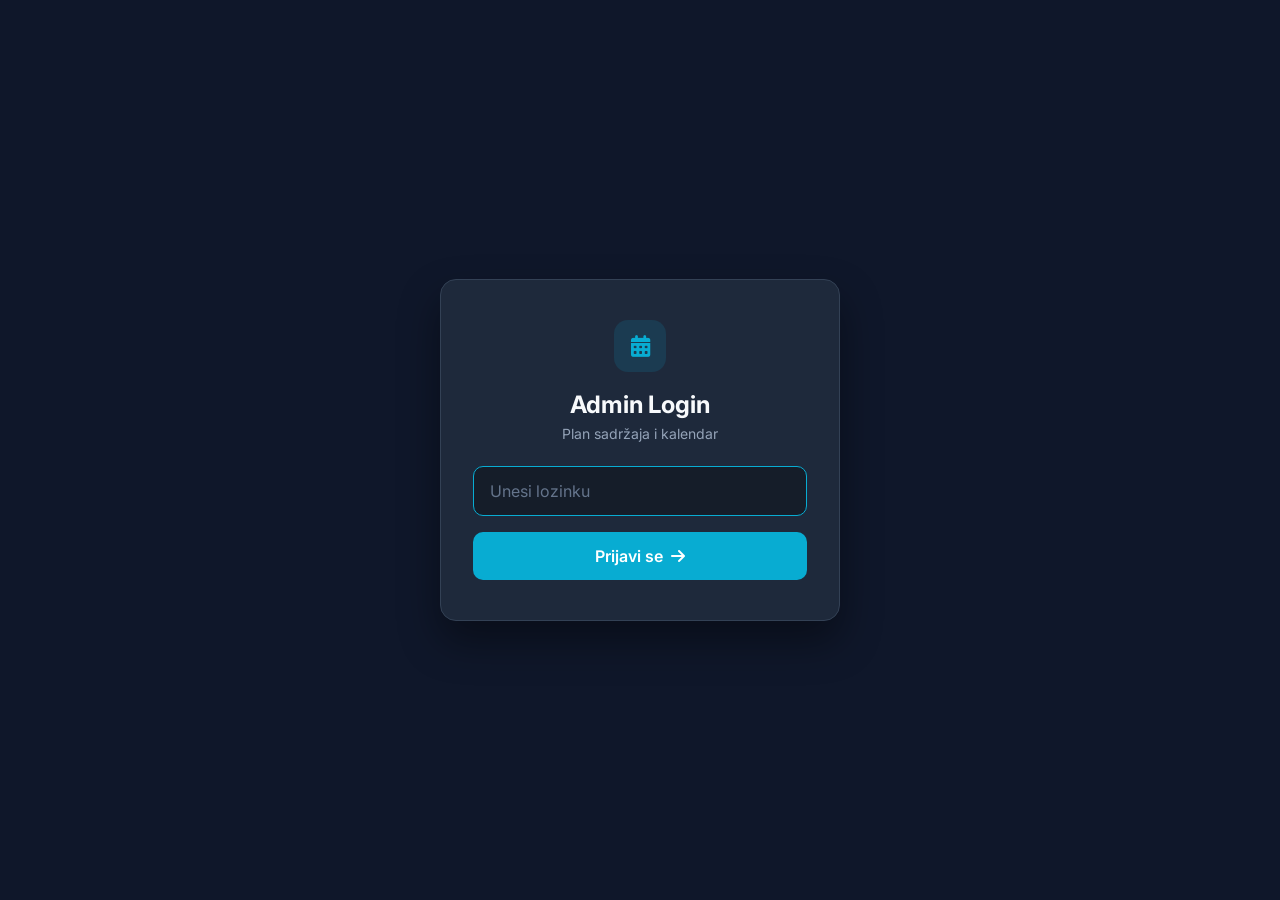
<file: admin/plan/index.html>
<!DOCTYPE html>
<html lang="hr">
<head>
    <meta charset="UTF-8" />
    <meta name="viewport" content="width=device-width, initial-scale=1.0, viewport-fit=cover" />
    <meta name="theme-color" content="#0f172a" />
    <meta name="robots" content="noindex, nofollow" />
    <title>Ursa Protocol - Plan</title>
    <link rel="icon" href="/images/favicon.png" />
    <link href="https://fonts.googleapis.com/css2?family=Inter:wght@400;500;600;700;800&display=swap" rel="stylesheet" />
    <link rel="stylesheet" href="https://cdnjs.cloudflare.com/ajax/libs/font-awesome/6.5.0/css/all.min.css" />
    <style>
        :root {
            color-scheme: dark;
            --bg-dark: #0f172a;
            --bg-card: #1e293b;
            --bg-raised: #243247;
            --bg-input: rgba(0,0,0,0.22);
            --text-main: #f8fafc;
            --text-muted: #94a3b8;
            --text-faint: #64748b;
            --primary: #08acd2;
            --primary-hover: #069ab9;
            --border: #334155;
            --border-soft: rgba(51,65,85,0.6);
            --success: #22c55e;
            --error: #ef4444;
            --rec: #ef4444;
            --rec-bg: rgba(239,68,68,0.14);
            --up: #3b82f6;
            --up-bg: rgba(59,130,246,0.16);
            --nav-h: 64px;
            --header-h: 60px;
            --radius: 14px;
        }

        * { box-sizing: border-box; margin: 0; padding: 0; font-family: 'Inter', sans-serif; -webkit-tap-highlight-color: transparent; }
        html, body { height: 100%; }
        body {
            background: var(--bg-dark);
            color: var(--text-main);
            -webkit-font-smoothing: antialiased;
        }
        button { font: inherit; color: inherit; background: none; border: none; cursor: pointer; }
        input, textarea, select { font: inherit; color: inherit; }
        [hidden] { display: none !important; }

        /* ---------- Login ---------- */
        #loginScreen {
            min-height: 100dvh;
            display: flex; align-items: center; justify-content: center;
            padding: 20px;
        }
        .login-box {
            background: var(--bg-card);
            padding: 40px 32px;
            border-radius: 16px;
            border: 1px solid var(--border);
            width: 100%; max-width: 400px;
            box-shadow: 0 20px 40px rgba(0,0,0,0.4);
            text-align: center;
        }
        .login-box .brand-mark { width: 52px; height: 52px; border-radius: 14px; margin: 0 auto 18px; display: grid; place-items: center; background: rgba(8,172,210,0.14); color: var(--primary); font-size: 22px; }
        .login-box h2 { margin-bottom: 6px; font-weight: 700; }
        .login-box p { color: var(--text-muted); font-size: 14px; margin-bottom: 24px; }

        .input-field {
            width: 100%;
            padding: 12px 14px;
            background: var(--bg-input);
            border: 1px solid var(--border);
            border-radius: 10px;
            color: var(--text-main);
            font-size: 16px;
            outline: none;
            transition: border-color .15s, background .15s;
        }
        .input-field:focus { border-color: var(--primary); background: rgba(0,0,0,0.3); }
        .input-field::placeholder { color: var(--text-faint); }
        textarea.input-field { resize: none; line-height: 1.5; min-height: 44px; overflow: hidden; }
        #loginScreen .input-field { margin-bottom: 16px; padding: 14px 16px; }

        .btn {
            background: var(--primary);
            color: #fff;
            border-radius: 10px;
            padding: 12px 20px;
            font-size: 15px; font-weight: 600;
            display: inline-flex; align-items: center; justify-content: center; gap: 8px;
            transition: background .15s, transform .1s, border-color .15s;
            white-space: nowrap;
        }
        .btn:hover { background: var(--primary-hover); }
        .btn:active { transform: scale(0.98); }
        .btn-block { width: 100%; padding: 14px 20px; font-size: 16px; }
        .btn-ghost { background: transparent; border: 1px solid var(--border); color: var(--text-main); }
        .btn-ghost:hover { background: rgba(255,255,255,0.05); }
        .btn-danger { background: transparent; border: 1px solid rgba(239,68,68,0.45); color: #fca5a5; }
        .btn-danger:hover { background: rgba(239,68,68,0.12); }
        .btn-sm { padding: 8px 12px; font-size: 13px; border-radius: 9px; }
        .icon-btn {
            width: 38px; height: 38px; border-radius: 10px;
            display: inline-grid; place-items: center;
            color: var(--text-muted);
            transition: background .15s, color .15s;
        }
        .icon-btn:hover { background: rgba(255,255,255,0.06); color: var(--text-main); }

        /* ---------- App shell ---------- */
        #app { display: none; min-height: 100dvh; }
        #app.active { display: block; }

        .topbar {
            position: sticky; top: 0; z-index: 30;
            height: calc(var(--header-h) + env(safe-area-inset-top));
            padding: env(safe-area-inset-top) max(16px, env(safe-area-inset-right)) 0 max(16px, env(safe-area-inset-left));
            display: flex; align-items: center; gap: 12px;
            background: rgba(15,23,42,0.86);
            backdrop-filter: blur(14px); -webkit-backdrop-filter: blur(14px);
            border-bottom: 1px solid var(--border-soft);
        }
        .brand { display: flex; align-items: center; gap: 10px; font-weight: 800; letter-spacing: -0.01em; font-size: 17px; }
        .brand-dot { width: 30px; height: 30px; border-radius: 9px; display: grid; place-items: center; background: rgba(8,172,210,0.15); color: var(--primary); font-size: 14px; }
        .brand small { font-weight: 600; color: var(--text-muted); font-size: 13px; }
        .topbar-spacer { flex: 1; }
        .sync-pill {
            display: inline-flex; align-items: center; gap: 7px;
            font-size: 12px; font-weight: 600;
            padding: 6px 10px; border-radius: 999px;
            background: rgba(255,255,255,0.05);
            color: var(--text-muted);
            border: 1px solid var(--border-soft);
        }
        .sync-pill .dot { width: 7px; height: 7px; border-radius: 50%; background: var(--text-faint); }
        .sync-pill[data-state="synced"] .dot { background: var(--success); }
        .sync-pill[data-state="saving"] .dot { background: #f59e0b; animation: pulse 1s infinite; }
        .sync-pill[data-state="local"] .dot { background: #f59e0b; }
        .sync-pill[data-state="error"] .dot { background: var(--error); }
        @keyframes pulse { 50% { opacity: .35; } }
        .top-link { font-size: 13px; font-weight: 600; color: var(--text-muted); text-decoration: none; display: inline-flex; align-items: center; gap: 7px; padding: 8px 10px; border-radius: 9px; }
        .top-link:hover { background: rgba(255,255,255,0.06); color: var(--text-main); }

        .banner {
            margin: 14px auto 0; max-width: 1400px;
            padding: 12px 14px; border-radius: 12px;
            background: rgba(245,158,11,0.1); border: 1px solid rgba(245,158,11,0.35);
            color: #fcd34d; font-size: 13px; line-height: 1.5;
            display: flex; gap: 12px; align-items: flex-start;
        }
        .banner-wrap { padding: 0 16px; }
        .banner i { margin-top: 3px; }
        .banner div { flex: 1; }
        .banner code { background: rgba(0,0,0,0.3); padding: 1px 5px; border-radius: 5px; font-size: 12px; }

        main {
            padding: 16px max(16px, env(safe-area-inset-right)) calc(var(--nav-h) + 32px + env(safe-area-inset-bottom)) max(16px, env(safe-area-inset-left));
            max-width: 1400px; margin: 0 auto;
        }
        .view { display: none; }
        .view.active { display: block; animation: fadeIn .18s ease; }
        @keyframes fadeIn { from { opacity: 0; transform: translateY(4px); } to { opacity: 1; transform: none; } }

        /* ---------- Bottom nav (footer menu) ---------- */
        .bottom-nav {
            position: fixed; z-index: 40;
            left: 50%; transform: translateX(-50%);
            bottom: calc(14px + env(safe-area-inset-bottom));
            display: flex; gap: 4px;
            padding: 5px;
            background: rgba(30,41,59,0.92);
            backdrop-filter: blur(14px); -webkit-backdrop-filter: blur(14px);
            border: 1px solid var(--border);
            border-radius: 999px;
            box-shadow: 0 14px 36px rgba(0,0,0,0.45);
        }
        .nav-btn {
            display: flex; align-items: center; gap: 9px;
            padding: 11px 22px; border-radius: 999px;
            font-size: 14px; font-weight: 600;
            color: var(--text-muted);
            transition: background .15s, color .15s;
        }
        .nav-btn i { font-size: 16px; }
        .nav-btn:hover { color: var(--text-main); }
        .nav-btn.active { background: var(--primary); color: #fff; }

        /* ---------- Shared toolbar ---------- */
        .toolbar {
            display: flex; align-items: center; gap: 10px; flex-wrap: wrap;
            margin-bottom: 14px;
        }
        .period-nav { display: flex; align-items: center; gap: 4px; }
        .period-title { font-size: 22px; font-weight: 800; letter-spacing: -0.02em; margin: 0 6px; }
        .period-sub { color: var(--text-muted); font-size: 13px; font-weight: 500; }
        .toolbar-spacer { flex: 1; }

        .legend { display: flex; gap: 6px; flex-wrap: wrap; }
        .legend-btn {
            display: inline-flex; align-items: center; gap: 7px;
            padding: 7px 11px; border-radius: 999px;
            font-size: 12px; font-weight: 600;
            border: 1px solid var(--border);
            color: var(--text-main);
            transition: opacity .15s, background .15s;
        }
        .legend-btn .sw { width: 9px; height: 9px; border-radius: 3px; }
        .legend-btn.off { opacity: .4; }
        .legend-btn.off .sw { background: var(--text-faint) !important; }

        /* ---------- Calendar ---------- */
        .cal-layout { display: grid; grid-template-columns: 1fr; gap: 16px; }
        .cal {
            background: var(--bg-card);
            border: 1px solid var(--border);
            border-radius: var(--radius);
            overflow: hidden;
            display: grid;
            grid-template-rows: auto 1fr;
            height: calc(100dvh - var(--header-h) - var(--nav-h) - 140px - env(safe-area-inset-top) - env(safe-area-inset-bottom));
            min-height: 560px;
            user-select: none;
        }
        .cal-head { display: grid; grid-template-columns: repeat(7, 1fr); border-bottom: 1px solid var(--border); background: rgba(0,0,0,0.15); }
        .cal-head div { padding: 10px 10px; font-size: 11px; font-weight: 700; letter-spacing: .08em; text-transform: uppercase; color: var(--text-muted); }
        .cal-grid { display: grid; grid-template-columns: repeat(7, 1fr); grid-auto-rows: 1fr; min-height: 0; }
        .cal-cell {
            border-right: 1px solid var(--border-soft);
            border-bottom: 1px solid var(--border-soft);
            padding: 6px 6px 4px;
            min-height: 0; overflow: hidden;
            cursor: pointer;
            display: flex; flex-direction: column; gap: 3px;
            transition: background .12s;
            position: relative;
        }
        .cal-cell:nth-child(7n) { border-right: none; }
        .cal-cell:hover { background: rgba(255,255,255,0.03); }
        .cal-cell.out { background: rgba(0,0,0,0.14); }
        .cal-cell.out .cal-num { color: var(--text-faint); }
        .cal-cell.weekend .cal-num { color: #cbd5e1; }
        .cal-num {
            font-size: 13px; font-weight: 600;
            width: 26px; height: 26px; border-radius: 50%;
            display: grid; place-items: center; flex-shrink: 0;
        }
        .cal-cell.today .cal-num { background: var(--primary); color: #fff; }
        .cal-cell.selected { box-shadow: inset 0 0 0 2px var(--primary); }
        .chip {
            display: flex; align-items: center; gap: 5px;
            font-size: 11.5px; font-weight: 600; line-height: 1.25;
            padding: 3px 6px; border-radius: 6px;
            white-space: nowrap; overflow: hidden; text-overflow: ellipsis;
            flex-shrink: 0;
            border-left: 3px solid var(--c);
            background: color-mix(in srgb, var(--c) 16%, transparent);
            color: #e2e8f0;
            transition: filter .12s;
        }
        .chip:hover { filter: brightness(1.25); }
        .chip .t { color: var(--text-muted); font-weight: 600; font-variant-numeric: tabular-nums; }
        .chip i { font-size: 10px; color: var(--c); }
        .chip span.txt { overflow: hidden; text-overflow: ellipsis; }
        .more { font-size: 11px; font-weight: 600; color: var(--text-muted); padding: 1px 6px; flex-shrink: 0; }
        .dots { display: none; gap: 3px; justify-content: center; flex-wrap: wrap; }
        .dots span { width: 6px; height: 6px; border-radius: 50%; background: var(--c); }

        .agenda-panel { display: none; }

        .fab {
            position: fixed; z-index: 39;
            right: max(20px, env(safe-area-inset-right));
            bottom: calc(18px + env(safe-area-inset-bottom));
            width: 54px; height: 54px; border-radius: 50%;
            background: var(--primary); color: #fff; font-size: 20px;
            display: grid; place-items: center;
            box-shadow: 0 12px 28px rgba(8,172,210,0.35);
            transition: transform .15s, background .15s;
        }
        .fab:hover { background: var(--primary-hover); transform: scale(1.05); }

        /* ---------- Agenda (day contents) ---------- */
        .agenda-head { display: flex; align-items: center; gap: 10px; margin-bottom: 12px; }
        .agenda-head h3 { font-size: 16px; font-weight: 700; flex: 1; }
        .agenda-list { display: flex; flex-direction: column; gap: 8px; }
        .agenda-item {
            display: flex; gap: 12px; align-items: flex-start;
            padding: 12px; border-radius: 12px;
            background: rgba(0,0,0,0.18);
            border: 1px solid var(--border-soft);
            cursor: pointer; text-align: left; width: 100%;
            transition: background .12s, border-color .12s;
        }
        .agenda-item:hover { background: rgba(255,255,255,0.04); border-color: var(--border); }
        .agenda-ico {
            width: 34px; height: 34px; border-radius: 10px; flex-shrink: 0;
            display: grid; place-items: center; font-size: 14px;
            color: var(--c); background: color-mix(in srgb, var(--c) 16%, transparent);
        }
        .agenda-body { flex: 1; min-width: 0; }
        .agenda-kicker { font-size: 11px; font-weight: 700; letter-spacing: .06em; text-transform: uppercase; color: var(--c); margin-bottom: 2px; }
        .agenda-title { font-size: 14.5px; font-weight: 600; overflow-wrap: anywhere; }
        .agenda-desc { font-size: 13px; color: var(--text-muted); margin-top: 3px; line-height: 1.45; display: -webkit-box; -webkit-line-clamp: 2; -webkit-box-orient: vertical; overflow: hidden; white-space: pre-line; }
        .agenda-empty { color: var(--text-muted); font-size: 14px; padding: 18px 4px; text-align: center; }
        .agenda-actions { display: flex; gap: 8px; margin-top: 14px; flex-wrap: wrap; }
        .agenda-actions .btn { flex: 1; }

        .tag-pill {
            display: inline-flex; align-items: center; gap: 5px;
            font-size: 11px; font-weight: 700;
            padding: 3px 8px; border-radius: 999px;
            color: var(--c); background: color-mix(in srgb, var(--c) 15%, transparent);
            white-space: nowrap;
        }
        .tag-pill::before { content: ''; width: 6px; height: 6px; border-radius: 50%; background: var(--c); }

        .status-pill {
            display: inline-flex; align-items: center;
            font-size: 11px; font-weight: 700;
            padding: 3px 8px; border-radius: 999px;
            color: var(--c); background: color-mix(in srgb, var(--c) 15%, transparent);
            white-space: nowrap;
        }

        /* ---------- Reels planner ---------- */
        .seg {
            display: inline-flex; padding: 4px; gap: 2px;
            background: var(--bg-card); border: 1px solid var(--border); border-radius: 12px;
        }
        .seg button { padding: 8px 14px; border-radius: 9px; font-size: 13px; font-weight: 600; color: var(--text-muted); display: inline-flex; gap: 7px; align-items: center; }
        .seg button.active { background: rgba(8,172,210,0.16); color: var(--primary); }
        .seg .count { font-size: 11px; background: rgba(255,255,255,0.08); padding: 1px 7px; border-radius: 999px; color: var(--text-muted); }

        .week-summary {
            display: flex; gap: 8px; flex-wrap: wrap; margin-bottom: 16px;
        }
        .stat {
            display: inline-flex; align-items: center; gap: 8px;
            padding: 8px 12px; border-radius: 10px;
            background: var(--bg-card); border: 1px solid var(--border-soft);
            font-size: 13px; color: var(--text-muted); font-weight: 500;
        }
        .stat b { color: var(--text-main); font-weight: 700; }
        .progress { width: 70px; height: 6px; border-radius: 3px; background: rgba(255,255,255,0.08); overflow: hidden; }
        .progress span { display: block; height: 100%; background: var(--primary); border-radius: 3px; }

        .days { display: flex; flex-direction: column; gap: 14px; }
        .day {
            background: var(--bg-card);
            border: 1px solid var(--border);
            border-radius: var(--radius);
            overflow: hidden;
        }
        .day.is-today { border-color: rgba(8,172,210,0.6); box-shadow: 0 0 0 1px rgba(8,172,210,0.25); }
        .day.is-past { opacity: .82; }
        .day-head {
            display: flex; align-items: center; gap: 12px;
            padding: 12px 16px; width: 100%; text-align: left;
            border-bottom: 1px solid var(--border-soft);
            background: rgba(0,0,0,0.12);
        }
        .day.collapsed .day-head { border-bottom: none; }
        .day-date {
            width: 46px; flex-shrink: 0; text-align: center;
            border-radius: 10px; padding: 5px 0;
            background: var(--up-bg); color: #93c5fd;
        }
        .day-date b { display: block; font-size: 18px; font-weight: 800; line-height: 1.1; color: var(--text-main); }
        .day-date small { font-size: 10px; font-weight: 700; letter-spacing: .06em; text-transform: uppercase; }
        .day-meta { flex: 1; min-width: 0; }
        .day-meta .wd { font-weight: 700; font-size: 15px; display: flex; align-items: center; gap: 8px; }
        .day-meta .sub { font-size: 12.5px; color: var(--text-muted); margin-top: 1px; }
        .today-badge { font-size: 10px; font-weight: 800; letter-spacing: .06em; text-transform: uppercase; padding: 2px 7px; border-radius: 999px; background: var(--primary); color: #fff; }
        .day-chev { color: var(--text-muted); transition: transform .2s; }
        .day.collapsed .day-chev { transform: rotate(-90deg); }
        .day.collapsed .day-body { display: none; }
        .day-body { padding: 14px; display: flex; flex-direction: column; gap: 14px; }

        .reel {
            border: 1px solid var(--border-soft);
            border-radius: 12px;
            background: rgba(0,0,0,0.14);
            padding: 14px;
            display: grid; gap: 12px;
            grid-template-columns: repeat(12, 1fr);
            transition: border-color .2s, box-shadow .3s;
            position: relative;
        }
        .reel.draft { border-style: dashed; background: transparent; }
        .reel.draft::before {
            content: 'Novi reel — počni pisati i automatski se sprema';
            grid-column: 1 / -1;
            font-size: 12px; color: var(--text-faint); font-weight: 500;
            margin-bottom: -4px;
        }
        .reel.compact > :not(.field-title) { display: none; }
        .reel.compact::before { content: 'Prazan dan — upiši naslov reela i otvorit će se sva polja'; }
        .reel.compact .field-title label { display: none; }
        .reel.compact + .add-reel { display: none; }
        .reel.flash { border-color: var(--primary); box-shadow: 0 0 0 3px rgba(8,172,210,0.25); }
        .field { display: flex; flex-direction: column; gap: 6px; min-width: 0; grid-column: span 12; }
        .field.half { grid-column: span 6; }
        .field.third { grid-column: span 4; }
        .field label, .field .lbl {
            font-size: 11px; font-weight: 700; letter-spacing: .07em; text-transform: uppercase;
            color: var(--text-muted);
            display: flex; align-items: center; gap: 7px;
        }
        .field label .req { color: var(--text-faint); font-weight: 600; text-transform: none; letter-spacing: 0; }
        .field .input-field { font-size: 15px; padding: 10px 12px; }
        .field input.title-input { font-size: 17px; font-weight: 700; }
        .field .hook-input { font-weight: 600; color: #fde68a; }
        .field select.input-field { appearance: none; -webkit-appearance: none; padding-right: 34px; background-image: url("data:image/svg+xml,%3Csvg xmlns='http://www.w3.org/2000/svg' width='12' height='8' viewBox='0 0 12 8'%3E%3Cpath d='M1 1l5 5 5-5' stroke='%2394a3b8' stroke-width='1.8' fill='none' stroke-linecap='round'/%3E%3C/svg%3E"); background-repeat: no-repeat; background-position: right 12px center; }
        .field select.input-field option { background: var(--bg-card); }

        .when {
            border-radius: 11px; padding: 10px;
            border: 1px solid; display: flex; flex-direction: column; gap: 8px;
        }
        .when.rec { border-color: rgba(239,68,68,0.35); background: var(--rec-bg); }
        .when.up { border-color: rgba(59,130,246,0.38); background: var(--up-bg); }
        .when .lbl i { font-size: 12px; }
        .when.rec .lbl { color: #fca5a5; }
        .when.up .lbl { color: #93c5fd; }
        .when-row { display: grid; grid-template-columns: 1.4fr 1fr; gap: 8px; }
        .when .input-field { background: rgba(0,0,0,0.25); padding: 9px 10px; font-size: 15px; min-width: 0; }

        .platforms { display: flex; gap: 6px; flex-wrap: wrap; }
        .plat {
            display: inline-flex; align-items: center; gap: 7px;
            padding: 8px 12px; border-radius: 10px;
            border: 1px solid var(--border);
            font-size: 13px; font-weight: 600; color: var(--text-muted);
            transition: all .12s;
        }
        .plat.on { border-color: var(--primary); color: var(--text-main); background: rgba(8,172,210,0.12); }
        .plat.on i { color: var(--primary); }

        .reel-foot {
            grid-column: 1 / -1;
            display: flex; align-items: center; gap: 8px; flex-wrap: wrap;
            padding-top: 2px;
        }
        .reel-foot .spacer { flex: 1; }
        .warn {
            font-size: 12.5px; font-weight: 600; color: #fcd34d;
            display: inline-flex; align-items: center; gap: 7px;
            padding: 6px 10px; border-radius: 9px; background: rgba(245,158,11,0.1);
        }
        .details-toggle { font-size: 13px; font-weight: 600; color: var(--text-muted); display: inline-flex; align-items: center; gap: 7px; padding: 6px 4px; }
        .details-toggle:hover { color: var(--text-main); }
        .add-reel {
            border: 1px dashed var(--border); border-radius: 12px;
            padding: 12px; font-size: 14px; font-weight: 600; color: var(--text-muted);
            display: flex; align-items: center; justify-content: center; gap: 8px;
            transition: all .12s;
        }
        .add-reel:hover { border-color: var(--primary); color: var(--primary); background: rgba(8,172,210,0.06); }

        .ideas-intro { color: var(--text-muted); font-size: 14px; margin-bottom: 14px; line-height: 1.5; }
        .ideas-list { display: flex; flex-direction: column; gap: 14px; }

        /* ---------- Modal / sheet ---------- */
        .overlay {
            position: fixed; inset: 0; z-index: 60;
            background: rgba(2,6,23,0.66);
            backdrop-filter: blur(3px); -webkit-backdrop-filter: blur(3px);
            display: flex; align-items: center; justify-content: center;
            padding: 20px;
            opacity: 0; pointer-events: none;
            transition: opacity .18s;
        }
        .overlay.open { opacity: 1; pointer-events: auto; }
        .modal {
            background: var(--bg-card);
            border: 1px solid var(--border);
            border-radius: 18px;
            width: 100%; max-width: 540px;
            max-height: calc(100dvh - 40px);
            display: flex; flex-direction: column;
            box-shadow: 0 30px 60px rgba(0,0,0,0.5);
            transform: translateY(10px) scale(.98);
            transition: transform .2s ease;
        }
        .overlay.open .modal { transform: none; }
        .modal-head { display: flex; align-items: center; gap: 10px; padding: 16px 18px; border-bottom: 1px solid var(--border-soft); }
        .modal-head h3 { flex: 1; font-size: 17px; font-weight: 700; }
        .modal-body { padding: 18px; overflow-y: auto; -webkit-overflow-scrolling: touch; }
        .modal-foot { display: flex; gap: 10px; padding: 14px 18px calc(14px + env(safe-area-inset-bottom)); border-top: 1px solid var(--border-soft); }
        .modal-foot .spacer { flex: 1; }
        .form-grid { display: grid; grid-template-columns: repeat(12, 1fr); gap: 14px; }
        .tag-picks { display: flex; gap: 6px; flex-wrap: wrap; margin-top: 8px; }
        .tag-pick { cursor: pointer; border: 1px solid transparent; }
        .tag-pick.sel { border-color: var(--c); }
        .grabber { display: none; }

        /* ---------- Toast ---------- */
        #toast {
            position: fixed; z-index: 80;
            left: 50%; transform: translate(-50%, 20px);
            bottom: calc(var(--nav-h) + 34px + env(safe-area-inset-bottom));
            background: var(--bg-raised); border: 1px solid var(--border);
            color: var(--text-main);
            padding: 10px 12px 10px 16px; border-radius: 12px;
            font-size: 14px; font-weight: 500;
            display: flex; align-items: center; gap: 12px;
            box-shadow: 0 14px 30px rgba(0,0,0,0.45);
            opacity: 0; pointer-events: none;
            transition: opacity .2s, transform .2s;
            max-width: calc(100vw - 32px);
        }
        #toast.show { opacity: 1; transform: translate(-50%, 0); pointer-events: auto; }
        #toast.error { border-color: rgba(239,68,68,0.5); }
        #toast button { color: var(--primary); font-weight: 700; font-size: 13px; padding: 6px 8px; border-radius: 8px; }
        #toast button:hover { background: rgba(8,172,210,0.12); }

        .loading { padding: 60px 0; text-align: center; color: var(--text-muted); }
        .spinner { width: 34px; height: 34px; border-radius: 50%; border: 3px solid var(--border); border-top-color: var(--primary); animation: spin 0.8s linear infinite; margin: 0 auto 14px; }
        @keyframes spin { to { transform: rotate(360deg); } }

        /* ---------- Desktop wide: calendar + side agenda ---------- */
        @media (min-width: 1180px) {
            .cal-layout.with-side { grid-template-columns: 1fr 340px; }
            .fab { display: none; }
            .cal-layout.with-side .agenda-panel {
                display: block;
                background: var(--bg-card); border: 1px solid var(--border); border-radius: var(--radius);
                padding: 16px; align-self: start;
                position: sticky; top: calc(var(--header-h) + 16px);
                max-height: calc(100dvh - var(--header-h) - var(--nav-h) - 80px); overflow-y: auto;
            }
        }
        @media (min-width: 900px) {
            .reel .field.span-desk-6 { grid-column: span 6; }
            .reel .field.span-desk-4 { grid-column: span 4; }
            .reel .field.span-desk-8 { grid-column: span 8; }
        }

        /* ---------- Mobile ---------- */
        @media (max-width: 760px) {
            :root { --header-h: 56px; --nav-h: 66px; }
            .brand small, .top-link span { display: none; }
            .period-title { font-size: 19px; margin: 0 2px; }
            .toolbar { gap: 8px; }
            .legend { width: 100%; }
            .legend-btn { flex: 1; justify-content: center; padding: 7px 6px; }

            .cal { height: auto; min-height: 0; grid-template-rows: auto auto; border-radius: 12px; }
            .cal-head div { padding: 8px 0; text-align: center; font-size: 10px; letter-spacing: .04em; }
            .cal-grid { grid-auto-rows: 54px; }
            .cal-cell { padding: 4px 2px; align-items: center; gap: 4px; }
            .cal-num { font-size: 14px; width: 30px; height: 30px; }
            .chip, .more { display: none; }
            .dots { display: flex; }
            .cal-cell.selected { box-shadow: none; }
            .cal-cell.selected:not(.today) .cal-num { background: rgba(8,172,210,0.2); color: var(--primary); }

            .agenda-panel {
                display: block;
                background: var(--bg-card); border: 1px solid var(--border); border-radius: 12px;
                padding: 14px;
            }
            .fab { bottom: calc(var(--nav-h) + 30px + env(safe-area-inset-bottom)); width: 52px; height: 52px; }

            .bottom-nav {
                left: 0; right: 0; transform: none; bottom: 0;
                border-radius: 0; border-left: none; border-right: none; border-bottom: none;
                padding: 6px max(10px, env(safe-area-inset-left)) calc(6px + env(safe-area-inset-bottom));
                gap: 6px; background: rgba(15,23,42,0.94);
                box-shadow: 0 -8px 24px rgba(0,0,0,0.3);
            }
            .nav-btn { flex: 1; flex-direction: column; gap: 4px; padding: 8px 0; border-radius: 12px; font-size: 11.5px; justify-content: center; }
            .nav-btn i { font-size: 19px; }
            .nav-btn.active { background: rgba(8,172,210,0.14); color: var(--primary); }
            main { padding-bottom: calc(var(--nav-h) + 24px + env(safe-area-inset-bottom)); padding-top: 12px; }
            #toast { bottom: calc(var(--nav-h) + 16px + env(safe-area-inset-bottom)); }

            .field.half, .field.third { grid-column: span 12; }
            .when-row { grid-template-columns: 1fr 1fr; }
            .reel { padding: 12px; gap: 12px; }
            .day-body { padding: 10px; }
            .day-head { padding: 10px 12px; }
            .seg { width: 100%; }
            .seg button { flex: 1; justify-content: center; }

            .overlay { align-items: flex-end; padding: 0; }
            .modal {
                max-width: none; border-radius: 20px 20px 0 0;
                max-height: 92dvh; border-bottom: none;
                transform: translateY(100%);
            }
            .grabber { display: block; width: 40px; height: 4px; border-radius: 2px; background: var(--border); margin: 8px auto 0; }
        }
        @media (max-width: 380px) {
            .nav-btn { font-size: 11px; }
            .sync-pill .lbl { display: none; }
        }
    </style>
</head>
<body>

    <!-- LOGIN (same as /admin) -->
    <div id="loginScreen">
        <div class="login-box">
            <div class="brand-mark"><i class="fa-solid fa-calendar-days"></i></div>
            <h2>Admin Login</h2>
            <p>Plan sadržaja i kalendar</p>
            <input type="password" id="passInput" class="input-field" placeholder="Unesi lozinku" autocomplete="current-password" onkeydown="if(event.key==='Enter') login()" />
            <button class="btn btn-block" onclick="login()">Prijavi se <i class="fa-solid fa-arrow-right"></i></button>
        </div>
    </div>

    <!-- APP -->
    <div id="app">
        <header class="topbar">
            <div class="brand">
                <div class="brand-dot"><i class="fa-solid fa-bolt"></i></div>
                <div>Ursa Plan <small id="viewLabel">· Kalendar</small></div>
            </div>
            <div class="topbar-spacer"></div>
            <div class="sync-pill" id="syncPill" data-state="saving" title="">
                <span class="dot"></span><span class="lbl" id="syncLabel">Učitavam…</span>
            </div>
            <a class="top-link" href="/admin/" title="Transakcije"><i class="fa-solid fa-table-list"></i><span>Transakcije</span></a>
            <button class="icon-btn" onclick="logout()" title="Odjava"><i class="fa-solid fa-arrow-right-from-bracket"></i></button>
        </header>

        <div class="banner-wrap" id="localBanner" hidden>
            <div class="banner">
                <i class="fa-solid fa-triangle-exclamation"></i>
                <div><b>Sinkronizacija nije aktivna.</b> Podaci se trenutno spremaju samo na ovom uređaju. Da bi plan bio isti na mobitelu i računalu, u Google Apps Scriptu zalijepi novi <code>apps_script/Unified_Script.gs</code> i objavi novu verziju (Deploy → Manage deployments → Edit → New version). Sve što sad uneseš automatski će se prenijeti čim se sinkronizacija uključi.</div>
                <button class="icon-btn" style="width:28px;height:28px;color:#fcd34d" onclick="dismissBanner()" title="Sakrij"><i class="fa-solid fa-xmark"></i></button>
            </div>
        </div>

        <main>
            <!-- CALENDAR VIEW -->
            <section class="view" id="view-cal">
                <div class="toolbar">
                    <div class="period-nav">
                        <button class="icon-btn" onclick="shiftMonth(-1)" title="Prethodni mjesec"><i class="fa-solid fa-chevron-left"></i></button>
                        <button class="icon-btn" onclick="shiftMonth(1)" title="Sljedeći mjesec"><i class="fa-solid fa-chevron-right"></i></button>
                        <div class="period-title" id="calTitle"></div>
                    </div>
                    <button class="btn btn-ghost btn-sm" onclick="goToday()">Danas</button>
                    <div class="toolbar-spacer"></div>
                    <div class="legend" id="legend"></div>
                </div>
                <div class="cal-layout with-side">
                    <div class="cal" id="cal">
                        <div class="cal-head"><div>Pon</div><div>Uto</div><div>Sri</div><div>Čet</div><div>Pet</div><div>Sub</div><div>Ned</div></div>
                        <div class="cal-grid" id="calGrid"></div>
                    </div>
                    <aside class="agenda-panel" id="agendaPanel"></aside>
                </div>
            </section>

            <!-- REELS VIEW -->
            <section class="view" id="view-reels">
                <div class="toolbar">
                    <div class="seg" id="reelsSeg">
                        <button data-mode="week" class="active" onclick="setReelsMode('week')"><i class="fa-solid fa-calendar-week"></i> Tjedni plan</button>
                        <button data-mode="ideas" onclick="setReelsMode('ideas')"><i class="fa-solid fa-lightbulb"></i> Banka ideja <span class="count" id="ideasCount">0</span></button>
                    </div>
                </div>
                <div id="weekMode">
                    <div class="toolbar">
                        <div class="period-nav">
                            <button class="icon-btn" onclick="shiftWeek(-1)" title="Prethodni tjedan"><i class="fa-solid fa-chevron-left"></i></button>
                            <button class="icon-btn" onclick="shiftWeek(1)" title="Sljedeći tjedan"><i class="fa-solid fa-chevron-right"></i></button>
                            <div>
                                <div class="period-title" id="weekTitle"></div>
                                <div class="period-sub" id="weekRange" style="margin-left:6px"></div>
                            </div>
                        </div>
                        <div class="toolbar-spacer"></div>
                        <button class="btn btn-ghost btn-sm" onclick="goThisWeek()">Ovaj tjedan</button>
                    </div>
                    <div class="week-summary" id="weekSummary"></div>
                    <div class="days" id="days"></div>
                </div>
                <div id="ideasMode" hidden>
                    <p class="ideas-intro">Ideje za reelse koji još nemaju dan objave. Kad odlučiš kad ide van, upiši <b>datum objave</b> i reel se automatski premjesti u tjedni plan i na kalendar.</p>
                    <div class="ideas-list" id="ideasList"></div>
                </div>
            </section>
        </main>

        <button class="fab" id="fab" onclick="openEventForm(null, state_selectedDate())" title="Novi događaj"><i class="fa-solid fa-plus"></i></button>

        <!-- FOOTER MENU -->
        <nav class="bottom-nav">
            <button class="nav-btn" data-view="cal" onclick="switchView('cal')"><i class="fa-solid fa-calendar-days"></i><span>Kalendar</span></button>
            <button class="nav-btn" data-view="reels" onclick="switchView('reels')"><i class="fa-solid fa-clapperboard"></i><span>Reelsi</span></button>
        </nav>
    </div>

    <!-- DAY MODAL (desktop < 1180px) -->
    <div class="overlay" id="dayOverlay" onclick="if(event.target===this) closeOverlay('dayOverlay')">
        <div class="modal" role="dialog" aria-modal="true">
            <div class="grabber"></div>
            <div class="modal-body" id="dayModalBody"></div>
        </div>
    </div>

    <!-- EVENT FORM MODAL -->
    <div class="overlay" id="eventOverlay" onclick="if(event.target===this) closeOverlay('eventOverlay')">
        <div class="modal" role="dialog" aria-modal="true">
            <div class="grabber"></div>
            <div class="modal-head">
                <h3 id="eventFormTitle">Novi događaj</h3>
                <button class="icon-btn" onclick="closeOverlay('eventOverlay')" title="Zatvori"><i class="fa-solid fa-xmark"></i></button>
            </div>
            <div class="modal-body">
                <div class="form-grid">
                    <div class="field">
                        <label for="evTitle">Naslov</label>
                        <input id="evTitle" class="input-field" placeholder="npr. Sastanak s montažerom" maxlength="140" />
                    </div>
                    <div class="field half">
                        <label for="evDate">Datum</label>
                        <input id="evDate" type="date" class="input-field" />
                    </div>
                    <div class="field half">
                        <label for="evTime">Vrijeme <span class="req">(neobavezno)</span></label>
                        <input id="evTime" type="time" class="input-field" />
                    </div>
                    <div class="field">
                        <label for="evTag">Oznaka</label>
                        <input id="evTag" class="input-field" placeholder="npr. Posao, Rok, Osobno…" maxlength="40" oninput="renderTagPicks()" />
                        <div class="tag-picks" id="tagPicks"></div>
                    </div>
                    <div class="field">
                        <label for="evDesc">Opis</label>
                        <textarea id="evDesc" class="input-field" rows="4" placeholder="Detalji, bilješke, linkovi…" oninput="autoGrow(this)"></textarea>
                    </div>
                </div>
            </div>
            <div class="modal-foot">
                <button class="btn btn-danger btn-sm" id="evDeleteBtn" onclick="deleteEventFromForm()"><i class="fa-solid fa-trash-can"></i> Obriši</button>
                <div class="spacer"></div>
                <button class="btn btn-ghost btn-sm" onclick="closeOverlay('eventOverlay')">Odustani</button>
                <button class="btn btn-sm" onclick="saveEventFromForm()"><i class="fa-solid fa-check"></i> Spremi</button>
            </div>
        </div>
    </div>

    <div id="toast"><span id="toastMsg"></span><button id="toastAction" hidden></button></div>

    <script>
        // ================= CONFIG =================
        const VALID_PASS = "2804Fleka!"; // isto kao /admin
        // isto kao /admin – bump to log everyone out
        const AUTH_TOKEN = "v2-2026-10-26";
        const DEFAULT_API = 'https://script.google.com/macros/s/AKfycbyWQsjnenPCvl_S3hKMjeDwc_af4Q7k0zHT2mLV0DvaCoMKx7fRTYHAcfE_n5-DksO4Xg/exec';
        const LS_STATE = 'ursaPlanState_v1';
        const LS_DIRTY = 'ursaPlanDirty_v1';
        const LS_UI = 'ursaPlanUi_v1';

        const MONTHS = ['Siječanj','Veljača','Ožujak','Travanj','Svibanj','Lipanj','Srpanj','Kolovoz','Rujan','Listopad','Studeni','Prosinac'];
        const MONTHS_GEN = ['siječnja','veljače','ožujka','travnja','svibnja','lipnja','srpnja','kolovoza','rujna','listopada','studenoga','prosinca'];
        const WEEKDAYS = ['Ponedjeljak','Utorak','Srijeda','Četvrtak','Petak','Subota','Nedjelja'];
        const WD_SHORT = ['Pon','Uto','Sri','Čet','Pet','Sub','Ned'];

        const VIDEO_TYPES = ['Talking head', 'Edukativni', 'Recept', 'Transformacija / rezultati', 'Trening', 'Trend / audio', 'Story / osobno', 'Mit vs. istina', 'Q&A / odgovor na komentar', 'B-roll + tekst', 'Vlog', 'Prodajni / CTA'];
        const STATUSES = [
            { id: 'ideja', label: 'Ideja', c: '#94a3b8' },
            { id: 'skripta', label: 'Skripta gotova', c: '#f59e0b' },
            { id: 'snimljeno', label: 'Snimljeno', c: '#a855f7' },
            { id: 'montirano', label: 'Montirano', c: '#14b8a6' },
            { id: 'objavljeno', label: 'Objavljeno', c: '#22c55e' }
        ];
        const PLATFORMS = [
            { id: 'ig', label: 'Instagram', icon: 'fa-brands fa-instagram' },
            { id: 'tt', label: 'TikTok', icon: 'fa-brands fa-tiktok' },
            { id: 'yt', label: 'YT Shorts', icon: 'fa-brands fa-youtube' }
        ];
        const DEFAULT_TAGS = ['Posao', 'Sastanak', 'Rok', 'Snimanje', 'Osobno', 'Trening'];
        // Tag colours deliberately avoid red (snimanje) and blue (objava)
        const TAG_COLORS = ['#22c55e', '#f59e0b', '#a855f7', '#ec4899', '#14b8a6', '#f97316', '#84cc16', '#cbd5e1'];
        const REC_COLOR = '#ef4444';
        const UP_COLOR = '#3b82f6';

        let apiUrl = localStorage.getItem('ursaAdminApiUrl') || DEFAULT_API;

        // ================= DATES =================
        const pad = n => String(n).padStart(2, '0');
        const ymd = d => `${d.getFullYear()}-${pad(d.getMonth() + 1)}-${pad(d.getDate())}`;
        const parseYmd = s => { const [y, m, d] = s.split('-').map(Number); return new Date(y, m - 1, d); };
        const addDays = (d, n) => { const x = new Date(d.getFullYear(), d.getMonth(), d.getDate()); x.setDate(x.getDate() + n); return x; };
        const startOfMonth = d => new Date(d.getFullYear(), d.getMonth(), 1);
        const mondayOf = d => addDays(d, -((d.getDay() + 6) % 7));
        const wdIndex = d => (d.getDay() + 6) % 7;
        const fmtShort = d => `${d.getDate()}.${d.getMonth() + 1}.`;
        const fmtLong = d => `${WEEKDAYS[wdIndex(d)]}, ${d.getDate()}. ${MONTHS_GEN[d.getMonth()]} ${d.getFullYear()}.`;
        const todayYmd = () => ymd(new Date());
        function state_selectedDate() { return selectedDate; }

        // A week belongs to the month that contains its Thursday (so "10. mjesec – 1. tjedan" is the first week that is mostly October)
        function weekInfo(monday) {
            const thu = addDays(monday, 3);
            return { month: thu.getMonth() + 1, year: thu.getFullYear(), index: Math.floor((thu.getDate() - 1) / 7) + 1 };
        }

        // ================= STATE =================
        let state = loadLocalState();
        let ui = Object.assign({ view: 'cal', filters: { ev: true, rec: true, up: true }, bannerHidden: false, reelsMode: 'week', collapsed: {} }, safeJson(localStorage.getItem(LS_UI)) || {});
        let viewMonth = startOfMonth(new Date());
        let selectedDate = ymd(new Date());
        let weekStart = mondayOf(new Date());
        let editingEventId = null;
        let serverMode = 'unknown'; // 'remote' | 'local' | 'unknown'
        let pendingRender = false;

        function safeJson(s) { try { return JSON.parse(s); } catch (e) { return null; } }
        function emptyState() { return { v: 1, events: {}, reels: {} }; }
        function loadLocalState() {
            const s = safeJson(localStorage.getItem(LS_STATE));
            if (!s || typeof s !== 'object') return emptyState();
            return { v: 1, events: s.events || {}, reels: s.reels || {} };
        }
        function persistLocal() {
            try { localStorage.setItem(LS_STATE, JSON.stringify(state)); } catch (e) {}
        }
        function saveUi() { try { localStorage.setItem(LS_UI, JSON.stringify(ui)); } catch (e) {} }
        function uid() { return Date.now().toString(36) + Math.random().toString(36).slice(2, 8); }

        const events = () => Object.values(state.events).filter(e => !e.deleted);
        const reels = () => Object.values(state.reels).filter(r => !r.deleted);
        function reelHasContent(r) { return !!(r.title || r.hook || r.script || r.type || r.recordDate || r.caption); }

        // ================= HELPERS =================
        function esc(s) { return String(s ?? '').replace(/[&<>"']/g, c => ({ '&': '&amp;', '<': '&lt;', '>': '&gt;', '"': '&quot;', "'": '&#39;' }[c])); }
        function tagColor(tag) {
            if (!tag) return '#64748b';
            let h = 0; const s = tag.trim().toLowerCase();
            for (let i = 0; i < s.length; i++) h = (h * 31 + s.charCodeAt(i)) >>> 0;
            return TAG_COLORS[h % TAG_COLORS.length];
        }
        function statusOf(id) { return STATUSES.find(s => s.id === id) || STATUSES[0]; }
        function autoGrow(el) { el.style.height = 'auto'; el.style.height = (el.scrollHeight + 2) + 'px'; }
        function isEditingField() {
            const a = document.activeElement;
            return a && /^(INPUT|TEXTAREA|SELECT)$/.test(a.tagName) && a.closest('#app, .overlay');
        }

        let toastTimer = null;
        function showToast(msg, opts = {}) {
            const t = document.getElementById('toast');
            document.getElementById('toastMsg').textContent = msg;
            const b = document.getElementById('toastAction');
            if (opts.action) { b.hidden = false; b.textContent = opts.action; b.onclick = () => { opts.onAction(); t.className = ''; }; }
            else b.hidden = true;
            t.className = 'show' + (opts.error ? ' error' : '');
            clearTimeout(toastTimer);
            toastTimer = setTimeout(() => t.className = t.className.replace('show', ''), opts.action ? 6000 : 2600);
        }

        // ================= AUTH =================
        function checkAuth() {
            if (localStorage.getItem('ursaAdminAuth') === AUTH_TOKEN) {
                document.getElementById('loginScreen').style.display = 'none';
                document.getElementById('app').classList.add('active');
                startApp();
            } else {
                setTimeout(() => document.getElementById('passInput').focus(), 50);
            }
        }
        function login() {
            if (document.getElementById('passInput').value === VALID_PASS) {
                localStorage.setItem('ursaAdminAuth', AUTH_TOKEN);
                checkAuth();
            } else {
                showToast('Neispravna lozinka!', { error: true });
            }
        }
        function logout() {
            localStorage.removeItem('ursaAdminAuth');
            window.location.reload();
        }

        // ================= SYNC =================
        // Every event/reel carries updatedAt; deletions are tombstones. Merging picks the newer
        // version per item, so edits from phone and desktop never overwrite each other wholesale.
        function mergeStates(a, b) {
            const out = emptyState();
            for (const kind of ['events', 'reels']) {
                const A = (a && a[kind]) || {}, B = (b && b[kind]) || {};
                for (const id of new Set([...Object.keys(A), ...Object.keys(B)])) {
                    const x = A[id], y = B[id];
                    out[kind][id] = !x ? y : !y ? x : ((y.updatedAt || 0) > (x.updatedAt || 0) ? y : x);
                }
            }
            return out;
        }

        function setSync(stateName, label, title) {
            const p = document.getElementById('syncPill');
            p.dataset.state = stateName;
            p.title = title || '';
            document.getElementById('syncLabel').textContent = label;
        }

        function markDirty() {
            persistLocal();
            localStorage.setItem(LS_DIRTY, '1');
            if (serverMode === 'remote') setSync('saving', 'Spremam…');
            clearTimeout(markDirty.t);
            markDirty.t = setTimeout(push, 900);
        }

        let pulling = false, pushing = false;
        async function pull() {
            if (pulling || pushing) return;
            pulling = true;
            try {
                const res = await fetch(apiUrl + '?action=getPlan&t=' + Date.now());
                const json = await res.json();
                if (json && json.status === 'success' && json.plan !== undefined) {
                    serverMode = 'remote';
                    document.getElementById('localBanner').hidden = true;
                    applyRemote(json.plan || emptyState());
                    if (localStorage.getItem(LS_DIRTY) === '1') { pulling = false; await push(); return; }
                    setSync('synced', 'Sinkronizirano', 'Spremljeno u Google Sheet');
                } else {
                    // Apps Script is live but doesn't know about the planner yet
                    serverMode = 'local';
                    setSync('local', 'Lokalno', 'Sinkronizacija nije aktivna — podaci su samo na ovom uređaju');
                    document.getElementById('localBanner').hidden = !!ui.bannerHidden;
                }
            } catch (e) {
                if (serverMode !== 'remote') serverMode = 'local';
                setSync('error', 'Offline', 'Nema veze sa serverom — promjene su spremljene lokalno');
            } finally {
                pulling = false;
            }
        }

        async function push() {
            if (serverMode !== 'remote') {
                if (serverMode === 'local') setSync('local', 'Lokalno', 'Sinkronizacija nije aktivna — podaci su samo na ovom uređaju');
                return;
            }
            if (pushing) { clearTimeout(markDirty.t); markDirty.t = setTimeout(push, 700); return; }
            pushing = true;
            setSync('saving', 'Spremam…');
            const body = JSON.stringify({ action: 'savePlan', plan: state });
            try {
                // text/plain avoids a CORS preflight, which Apps Script can't answer
                const res = await fetch(apiUrl, { method: 'POST', headers: { 'Content-Type': 'text/plain;charset=utf-8' }, body });
                const json = await res.json();
                if (json.status !== 'success' || !json.plan) throw new Error(json.message || 'save failed');
                localStorage.removeItem(LS_DIRTY);
                applyRemote(json.plan);
                setSync('synced', 'Sinkronizirano', 'Spremljeno u Google Sheet');
            } catch (e) {
                setSync('error', 'Nije spremljeno', 'Greška pri spremanju — pokušat ću ponovno. Promjene su sigurne na ovom uređaju.');
                clearTimeout(push.retry);
                push.retry = setTimeout(push, 8000);
            } finally {
                pushing = false;
            }
        }

        function applyRemote(remote) {
            const merged = mergeStates(state, remote);
            if (JSON.stringify(merged) === JSON.stringify(state)) return;
            state = merged;
            persistLocal();
            requestRender();
        }

        function requestRender() {
            if (isEditingField()) { pendingRender = true; return; }
            renderAll();
        }
        document.addEventListener('focusout', () => {
            setTimeout(() => { if (pendingRender && !isEditingField()) { pendingRender = false; renderAll(); } }, 150);
        });

        // ================= VIEWS =================
        function startApp() {
            renderLegend();
            const hash = location.hash.replace('#', '');
            switchView(hash === 'reelsi' ? 'reels' : hash === 'kalendar' ? 'cal' : ui.view, true);
            setReelsMode(ui.reelsMode || 'week', true);
            setSync('saving', 'Učitavam…');
            pull();
            setInterval(() => { if (document.visibilityState === 'visible') pull(); }, 45000);
            document.addEventListener('visibilitychange', () => { if (document.visibilityState === 'visible') pull(); });
            window.addEventListener('online', pull);
        }

        function switchView(v, silent) {
            ui.view = v; saveUi();
            document.querySelectorAll('.view').forEach(el => el.classList.toggle('active', el.id === 'view-' + v));
            document.querySelectorAll('.nav-btn').forEach(b => b.classList.toggle('active', b.dataset.view === v));
            document.getElementById('fab').hidden = v !== 'cal';
            document.getElementById('viewLabel').textContent = v === 'cal' ? '· Kalendar' : '· Reelsi';
            history.replaceState(null, '', v === 'cal' ? '#kalendar' : '#reelsi');
            renderAll();
            if (!silent) window.scrollTo({ top: 0 });
        }

        function renderAll() {
            document.getElementById('ideasCount').textContent = reels().filter(r => !r.uploadDate && reelHasContent(r)).length;
            if (ui.view === 'cal') renderCalendar();
            else renderReels();
        }

        // ================= CALENDAR =================
        function renderLegend() {
            const items = [
                { k: 'ev', label: 'Događaji', c: '#22c55e', sw: 'linear-gradient(135deg,#22c55e,#f59e0b,#a855f7)' },
                { k: 'rec', label: 'Snimanje', c: REC_COLOR },
                { k: 'up', label: 'Objava', c: UP_COLOR }
            ];
            document.getElementById('legend').innerHTML = items.map(i =>
                `<button class="legend-btn ${ui.filters[i.k] ? '' : 'off'}" onclick="toggleFilter('${i.k}')" title="Prikaži / sakrij">
                    <span class="sw" style="background:${i.sw || i.c}"></span>${i.label}</button>`).join('');
        }
        function toggleFilter(k) { ui.filters[k] = !ui.filters[k]; saveUi(); renderLegend(); renderCalendar(); }

        function itemsForDate(dateStr, respectFilters = true) {
            const f = respectFilters ? ui.filters : { ev: true, rec: true, up: true };
            const out = [];
            if (f.rec) reels().forEach(r => { if (r.recordDate === dateStr && reelHasContent(r)) out.push({ kind: 'rec', id: r.id, time: r.recordTime || '', title: r.title || 'Reel bez naslova', c: REC_COLOR, reel: r }); });
            if (f.up) reels().forEach(r => { if (r.uploadDate === dateStr && reelHasContent(r)) out.push({ kind: 'up', id: r.id, time: r.uploadTime || '', title: r.title || 'Reel bez naslova', c: UP_COLOR, reel: r }); });
            if (f.ev) events().forEach(e => { if (e.date === dateStr) out.push({ kind: 'ev', id: e.id, time: e.time || '', title: e.title || 'Bez naslova', c: tagColor(e.tag), ev: e }); });
            const order = { ev: 0, rec: 1, up: 2 };
            return out.sort((a, b) => (a.time || '').localeCompare(b.time || '') || order[a.kind] - order[b.kind]);
        }

        function shiftMonth(n) { viewMonth = new Date(viewMonth.getFullYear(), viewMonth.getMonth() + n, 1); renderCalendar(); }
        function goToday() { viewMonth = startOfMonth(new Date()); selectedDate = todayYmd(); renderCalendar(); }

        function renderCalendar() {
            document.getElementById('calTitle').textContent = `${MONTHS[viewMonth.getMonth()]} ${viewMonth.getFullYear()}`;
            const start = mondayOf(viewMonth);
            const today = todayYmd();
            let html = '';
            for (let i = 0; i < 42; i++) {
                const d = addDays(start, i);
                const ds = ymd(d);
                const items = itemsForDate(ds);
                const cls = ['cal-cell'];
                if (d.getMonth() !== viewMonth.getMonth()) cls.push('out');
                if (ds === today) cls.push('today');
                if (ds === selectedDate) cls.push('selected');
                if (wdIndex(d) >= 5) cls.push('weekend');
                const maxChips = 3;
                const chips = items.slice(0, items.length > maxChips + 1 ? maxChips : maxChips + 1).map(it => chipHtml(it)).join('');
                const more = items.length > maxChips + 1 ? `<div class="more">+${items.length - maxChips} više</div>` : '';
                const dotColors = [...new Set(items.map(it => it.c))].slice(0, 4);
                html += `<div class="${cls.join(' ')}" data-date="${ds}" onclick="onDayClick('${ds}')">
                    <div class="cal-num">${d.getDate()}</div>${chips}${more}
                    <div class="dots">${dotColors.map(c => `<span style="--c:${c}"></span>`).join('')}</div>
                </div>`;
            }
            document.getElementById('calGrid').innerHTML = html;
            renderAgendaPanel();
        }

        function chipHtml(it) {
            const icon = it.kind === 'rec' ? 'fa-video' : it.kind === 'up' ? 'fa-arrow-up-from-bracket' : 'fa-circle';
            const click = it.kind === 'ev' ? `openEventForm('${it.id}')` : `goToReel('${it.id}')`;
            const done = it.kind === 'up' && it.reel.status === 'objavljeno' ? ' ✓' : '';
            return `<div class="chip" style="--c:${it.c}" onclick="event.stopPropagation();${click}" title="${esc(it.title)}">
                ${it.kind === 'ev' ? '' : `<i class="fa-solid ${icon}"></i>`}${it.time ? `<span class="t">${it.time}</span>` : ''}<span class="txt">${esc(it.title)}${done}</span></div>`;
        }

        function onDayClick(ds) {
            selectedDate = ds;
            const d = parseYmd(ds);
            if (d.getMonth() !== viewMonth.getMonth()) viewMonth = startOfMonth(d);
            renderCalendar();
            const sidePanel = window.matchMedia('(min-width: 1180px)').matches;
            const mobile = window.matchMedia('(max-width: 760px)').matches;
            if (!sidePanel && !mobile) {
                document.getElementById('dayModalBody').innerHTML = agendaHtml(ds, true);
                openOverlay('dayOverlay');
            }
        }

        function renderAgendaPanel() {
            document.getElementById('agendaPanel').innerHTML = agendaHtml(selectedDate, false);
        }

        function agendaHtml(ds, inModal) {
            const d = parseYmd(ds);
            const items = itemsForDate(ds, false);
            const list = items.length ? items.map(agendaItemHtml).join('') : `<div class="agenda-empty">Ništa isplanirano za ovaj dan.</div>`;
            return `<div class="agenda-head">
                    <h3>${fmtLong(d)}</h3>
                    ${inModal ? `<button class="icon-btn" onclick="closeOverlay('dayOverlay')" title="Zatvori"><i class="fa-solid fa-xmark"></i></button>` : ''}
                </div>
                <div class="agenda-list">${list}</div>
                <div class="agenda-actions">
                    <button class="btn btn-sm" onclick="closeOverlay('dayOverlay');openEventForm(null,'${ds}')"><i class="fa-solid fa-plus"></i> Događaj</button>
                    <button class="btn btn-ghost btn-sm" onclick="closeOverlay('dayOverlay');planReelOn('${ds}')"><i class="fa-solid fa-clapperboard"></i> Reel za ovaj dan</button>
                </div>`;
        }

        function agendaItemHtml(it) {
            if (it.kind === 'ev') {
                const e = it.ev;
                return `<button class="agenda-item" style="--c:${it.c}" onclick="closeOverlay('dayOverlay');openEventForm('${e.id}')">
                    <div class="agenda-ico"><i class="fa-solid fa-calendar-check"></i></div>
                    <div class="agenda-body">
                        <div class="agenda-kicker">${e.time ? e.time : 'Cijeli dan'}</div>
                        <div class="agenda-title">${esc(e.title || 'Bez naslova')}</div>
                        ${e.tag ? `<div style="margin-top:6px"><span class="tag-pill" style="--c:${it.c}">${esc(e.tag)}</span></div>` : ''}
                        ${e.desc ? `<div class="agenda-desc">${esc(e.desc)}</div>` : ''}
                    </div></button>`;
            }
            const r = it.reel, st = statusOf(r.status);
            const isRec = it.kind === 'rec';
            return `<button class="agenda-item" style="--c:${it.c}" onclick="closeOverlay('dayOverlay');goToReel('${r.id}')">
                <div class="agenda-ico"><i class="fa-solid ${isRec ? 'fa-video' : 'fa-arrow-up-from-bracket'}"></i></div>
                <div class="agenda-body">
                    <div class="agenda-kicker">${isRec ? 'Snimanje' : 'Objava'}${it.time ? ' · ' + it.time : ''}</div>
                    <div class="agenda-title">${esc(r.title || 'Reel bez naslova')}</div>
                    <div style="margin-top:6px;display:flex;gap:6px;flex-wrap:wrap">
                        <span class="status-pill" style="--c:${st.c}">${st.label}</span>
                        ${r.type ? `<span class="status-pill" style="--c:#94a3b8">${esc(r.type)}</span>` : ''}
                    </div>
                    ${r.hook ? `<div class="agenda-desc">„${esc(r.hook)}“</div>` : ''}
                </div></button>`;
        }

        // Swipe months on touch
        (function () {
            let x0 = null, y0 = null;
            document.addEventListener('touchstart', e => {
                if (!e.target.closest('#cal')) return;
                x0 = e.touches[0].clientX; y0 = e.touches[0].clientY;
            }, { passive: true });
            document.addEventListener('touchend', e => {
                if (x0 === null) return;
                const dx = e.changedTouches[0].clientX - x0, dy = e.changedTouches[0].clientY - y0;
                x0 = null;
                if (Math.abs(dx) > 60 && Math.abs(dx) > Math.abs(dy) * 1.5) shiftMonth(dx < 0 ? 1 : -1);
            }, { passive: true });
        })();

        // ================= EVENTS (form) =================
        function openEventForm(id, dateStr) {
            editingEventId = id;
            const e = id ? state.events[id] : null;
            document.getElementById('eventFormTitle').textContent = e ? 'Uredi događaj' : 'Novi događaj';
            document.getElementById('evTitle').value = e ? e.title || '' : '';
            document.getElementById('evDate').value = e ? e.date : (dateStr || selectedDate || todayYmd());
            document.getElementById('evTime').value = e ? e.time || '' : '';
            document.getElementById('evTag').value = e ? e.tag || '' : '';
            document.getElementById('evDesc').value = e ? e.desc || '' : '';
            document.getElementById('evDeleteBtn').hidden = !e;
            renderTagPicks();
            openOverlay('eventOverlay');
            autoGrow(document.getElementById('evDesc'));
            if (!window.matchMedia('(max-width: 760px)').matches) setTimeout(() => document.getElementById('evTitle').focus(), 60);
        }

        function allTags() {
            const used = events().map(e => (e.tag || '').trim()).filter(Boolean);
            const seen = new Map();
            [...used, ...DEFAULT_TAGS].forEach(t => { if (!seen.has(t.toLowerCase())) seen.set(t.toLowerCase(), t); });
            return [...seen.values()];
        }
        function renderTagPicks() {
            const cur = document.getElementById('evTag').value.trim().toLowerCase();
            document.getElementById('tagPicks').innerHTML = allTags().map(t =>
                `<span class="tag-pill tag-pick ${t.toLowerCase() === cur ? 'sel' : ''}" style="--c:${tagColor(t)}" onclick="pickTag(this.dataset.t)" data-t="${esc(t)}">${esc(t)}</span>`).join('');
        }
        function pickTag(t) {
            const input = document.getElementById('evTag');
            input.value = input.value.trim().toLowerCase() === t.toLowerCase() ? '' : t;
            renderTagPicks();
        }

        function saveEventFromForm() {
            const title = document.getElementById('evTitle').value.trim();
            const date = document.getElementById('evDate').value;
            if (!title) { showToast('Upiši naslov događaja', { error: true }); document.getElementById('evTitle').focus(); return; }
            if (!date) { showToast('Odaberi datum', { error: true }); return; }
            const id = editingEventId || uid();
            const prev = state.events[id] || { id, createdAt: Date.now() };
            state.events[id] = Object.assign({}, prev, {
                title, date,
                time: document.getElementById('evTime').value,
                tag: document.getElementById('evTag').value.trim(),
                desc: document.getElementById('evDesc').value.trim(),
                deleted: false,
                updatedAt: Date.now()
            });
            markDirty();
            selectedDate = date;
            viewMonth = startOfMonth(parseYmd(date));
            closeOverlay('eventOverlay');
            renderAll();
            showToast(editingEventId ? 'Događaj ažuriran' : 'Događaj dodan');
        }

        function deleteEventFromForm() {
            const id = editingEventId;
            if (!id) return;
            const backup = Object.assign({}, state.events[id]);
            state.events[id] = { id, deleted: true, updatedAt: Date.now() };
            markDirty();
            closeOverlay('eventOverlay');
            renderAll();
            showToast('Događaj obrisan', { action: 'Poništi', onAction: () => {
                state.events[id] = Object.assign(backup, { deleted: false, updatedAt: Date.now() });
                markDirty(); renderAll();
            }});
        }

        // ================= OVERLAYS =================
        function openOverlay(id) { document.getElementById(id).classList.add('open'); document.body.style.overflow = 'hidden'; }
        function closeOverlay(id) {
            document.getElementById(id).classList.remove('open');
            if (!document.querySelector('.overlay.open')) document.body.style.overflow = '';
        }
        document.addEventListener('keydown', e => {
            if (e.key === 'Escape') document.querySelectorAll('.overlay.open').forEach(o => closeOverlay(o.id));
            if (e.key === 'Enter' && document.getElementById('eventOverlay').classList.contains('open') && e.target.id !== 'evDesc') saveEventFromForm();
        });

        // ================= REELS =================
        function setReelsMode(m, silent) {
            ui.reelsMode = m; saveUi();
            document.querySelectorAll('#reelsSeg button').forEach(b => b.classList.toggle('active', b.dataset.mode === m));
            document.getElementById('weekMode').hidden = m !== 'week';
            document.getElementById('ideasMode').hidden = m !== 'ideas';
            if (!silent) renderReels();
        }
        function shiftWeek(n) { weekStart = addDays(weekStart, 7 * n); renderReels(); window.scrollTo({ top: 0 }); }
        function goThisWeek() { weekStart = mondayOf(new Date()); renderReels(); }

        function renderReels() {
            if (ui.reelsMode === 'ideas') return renderIdeas();
            const wi = weekInfo(weekStart);
            const end = addDays(weekStart, 6);
            document.getElementById('weekTitle').textContent = `${wi.month}. mjesec – ${wi.index}. tjedan`;
            document.getElementById('weekRange').textContent = `${fmtShort(weekStart)} – ${fmtShort(end)}${end.getFullYear()}.  ·  ${MONTHS[wi.month - 1]}`;

            const today = todayYmd();
            const all = reels();
            let planned = 0, recorded = 0, published = 0, total = 0;
            let html = '';
            for (let i = 0; i < 7; i++) {
                const d = addDays(weekStart, i);
                const ds = ymd(d);
                const dayReels = all.filter(r => r.uploadDate === ds).sort((a, b) => (a.uploadTime || '99').localeCompare(b.uploadTime || '99') || (a.createdAt || 0) - (b.createdAt || 0));
                const withContent = dayReels.filter(reelHasContent);
                if (withContent.length) planned++;
                total += withContent.length;
                withContent.forEach(r => { if (['snimljeno', 'montirano', 'objavljeno'].includes(r.status)) recorded++; if (r.status === 'objavljeno') published++; });
                const recHere = all.filter(r => r.recordDate === ds && reelHasContent(r));
                const collapsed = !!ui.collapsed[ds];
                const subParts = [];
                subParts.push(withContent.length ? `${withContent.length} ${withContent.length === 1 ? 'objava' : 'objave'}` : 'Nema objave');
                if (recHere.length) subParts.push(`<span style="color:#fca5a5"><i class="fa-solid fa-video" style="font-size:10px"></i> ${recHere.length} snimanje</span>`);
                html += `<div class="day ${ds === today ? 'is-today' : ''} ${ds < today ? 'is-past' : ''} ${collapsed ? 'collapsed' : ''}" data-date="${ds}">
                    <button class="day-head" onclick="toggleDay('${ds}')">
                        <div class="day-date"><small>${WD_SHORT[i]}</small><b>${d.getDate()}</b></div>
                        <div class="day-meta">
                            <div class="wd">${WEEKDAYS[i]} ${ds === today ? '<span class="today-badge">Danas</span>' : ''}</div>
                            <div class="sub">${d.getDate()}. ${MONTHS_GEN[d.getMonth()]} · ${subParts.join(' · ')}</div>
                        </div>
                        <i class="fa-solid fa-chevron-down day-chev"></i>
                    </button>
                    <div class="day-body">
                        ${dayReels.length ? dayReels.map(r => reelCardHtml(r)).join('') : reelCardHtml(null, ds)}
                        <button class="add-reel" onclick="addDraft(this, '${ds}')"><i class="fa-solid fa-plus"></i> Još jedan reel za ovaj dan</button>
                    </div>
                </div>`;
            }
            document.getElementById('days').innerHTML = html;
            document.getElementById('weekSummary').innerHTML = `
                <div class="stat"><i class="fa-solid fa-calendar-check"></i> Isplanirano <b>${planned}/7</b> dana <div class="progress"><span style="width:${planned / 7 * 100}%"></span></div></div>
                <div class="stat"><i class="fa-solid fa-film"></i> Reelsa <b>${total}</b></div>
                <div class="stat" style="--c:#a855f7"><i class="fa-solid fa-video" style="color:#c084fc"></i> Snimljeno <b>${recorded}</b></div>
                <div class="stat"><i class="fa-solid fa-circle-check" style="color:var(--success)"></i> Objavljeno <b>${published}</b></div>`;
            document.querySelectorAll('#days textarea').forEach(autoGrow);
        }

        function renderIdeas() {
            const ideas = reels().filter(r => !r.uploadDate).sort((a, b) => (b.createdAt || 0) - (a.createdAt || 0));
            const shown = ideas.filter(reelHasContent);
            document.getElementById('ideasList').innerHTML =
                reelCardHtml(null, '', !!shown.length) +
                shown.map(r => reelCardHtml(r)).join('');
            document.getElementById('ideasCount').textContent = shown.length;
            document.querySelectorAll('#ideasList textarea').forEach(autoGrow);
        }

        function toggleDay(ds) {
            ui.collapsed[ds] = !ui.collapsed[ds];
            if (!ui.collapsed[ds]) delete ui.collapsed[ds];
            saveUi();
            const el = document.querySelector(`.day[data-date="${ds}"]`);
            if (el) { el.classList.toggle('collapsed'); el.querySelectorAll('textarea').forEach(autoGrow); }
        }

        function reelCardHtml(r, draftDate, compact = true) {
            const isDraft = !r;
            r = r || { uploadDate: draftDate, platforms: ['ig'] };
            const st = statusOf(r.status);
            const idAttr = isDraft ? `data-draft="${draftDate}"` : `data-id="${r.id}"`;
            const plats = r.platforms || [];
            const warn = reelWarning(r);
            const statusOpts = STATUSES.map(s => `<option value="${s.id}" ${s.id === (r.status || 'ideja') ? 'selected' : ''}>${s.label}</option>`).join('');
            return `<div class="reel ${isDraft ? 'draft' : ''} ${isDraft && compact ? 'compact' : ''}" ${idAttr}>
                <div class="field field-title">
                    <label>Naslov</label>
                    <input class="input-field title-input" data-f="title" value="${esc(r.title)}" placeholder="O čemu je ovaj reel?" maxlength="160" />
                </div>
                <div class="field">
                    <label><i class="fa-solid fa-fire" style="color:#f59e0b"></i> Provokativni hook</label>
                    <textarea class="input-field hook-input" data-f="hook" rows="1" placeholder="Prve 2 sekunde — što će ih zaustaviti da ne skrolaju?">${esc(r.hook)}</textarea>
                </div>
                <div class="field">
                    <label style="justify-content:space-between"><span>Scenarij / skripta</span>
                        ${r.script ? `<button class="details-toggle" style="padding:0;font-size:11px" onclick="copyScript(this)" title="Kopiraj skriptu"><i class="fa-regular fa-copy"></i> Kopiraj</button>` : ''}
                    </label>
                    <textarea class="input-field" data-f="script" rows="4" placeholder="Opis, kadrovi, tekst koji se govori…">${esc(r.script)}</textarea>
                </div>
                <div class="field span-desk-6">
                    <label>Tip videa</label>
                    <input class="input-field" data-f="type" value="${esc(r.type)}" list="videoTypes" placeholder="Odaberi ili upiši…" maxlength="60" />
                </div>
                <div class="field span-desk-6">
                    <label>Status</label>
                    <select class="input-field" data-f="status" style="color:${st.c};font-weight:600">${statusOpts}</select>
                </div>
                <div class="field span-desk-6">
                    <div class="when rec">
                        <div class="lbl"><i class="fa-solid fa-video"></i> Snimanje</div>
                        <div class="when-row">
                            <input type="date" class="input-field" data-f="recordDate" value="${r.recordDate || ''}" aria-label="Datum snimanja" />
                            <input type="time" class="input-field" data-f="recordTime" value="${r.recordTime || ''}" aria-label="Vrijeme snimanja" />
                        </div>
                    </div>
                </div>
                <div class="field span-desk-6">
                    <div class="when up">
                        <div class="lbl"><i class="fa-solid fa-arrow-up-from-bracket"></i> Objava</div>
                        <div class="when-row">
                            <input type="date" class="input-field" data-f="uploadDate" value="${r.uploadDate || ''}" aria-label="Datum objave" />
                            <input type="time" class="input-field" data-f="uploadTime" value="${r.uploadTime || ''}" aria-label="Vrijeme objave" />
                        </div>
                    </div>
                </div>
                <div class="field">
                    <label>Platforme</label>
                    <div class="platforms">${PLATFORMS.map(p => `<button type="button" class="plat ${plats.includes(p.id) ? 'on' : ''}" data-plat="${p.id}" onclick="togglePlatform(this)"><i class="${p.icon}"></i> ${p.label}</button>`).join('')}</div>
                </div>
                <div class="field">
                    <label>Caption i hashtagovi <span class="req">(neobavezno)</span></label>
                    <textarea class="input-field" data-f="caption" rows="1" placeholder="Tekst ispod objave, CTA, #hashtagovi">${esc(r.caption)}</textarea>
                </div>
                <div class="reel-foot">
                    ${warn ? warnHtml(warn) : ''}
                    <div class="spacer"></div>
                    ${isDraft ? '' : `
                        <button class="btn btn-ghost btn-sm" onclick="duplicateReel('${r.id}')" title="Dupliciraj"><i class="fa-regular fa-clone"></i> Dupliciraj</button>
                        <button class="btn btn-danger btn-sm" onclick="deleteReel('${r.id}')" title="Obriši"><i class="fa-solid fa-trash-can"></i> Obriši</button>`}
                </div>
            </div>`;
        }

        function warnHtml(w) { return `<span class="warn"><i class="fa-solid fa-triangle-exclamation"></i> ${esc(w)}</span>`; }
        function reelWarning(r) {
            if (!r.recordDate || !r.uploadDate) {
                if (r.uploadDate && !r.recordDate && reelHasContent(r) && r.status !== 'objavljeno' && !['snimljeno', 'montirano'].includes(r.status)) return 'Još nije određen datum snimanja';
                return '';
            }
            const rec = r.recordDate + 'T' + (r.recordTime || '00:00');
            const up = r.uploadDate + 'T' + (r.uploadTime || '23:59');
            if (rec > up) return 'Snimanje je zakazano nakon objave';
            return '';
        }

        // Create the reel record the first time someone types into a draft card
        function ensureReel(card) {
            if (card.dataset.id) return state.reels[card.dataset.id];
            const id = uid();
            const r = { id, createdAt: Date.now(), updatedAt: Date.now(), uploadDate: card.dataset.draft || '', status: 'ideja', platforms: ['ig'] };
            state.reels[id] = r;
            card.dataset.id = id;
            delete card.dataset.draft;
            card.classList.remove('draft');
            const foot = card.querySelector('.reel-foot');
            foot.insertAdjacentHTML('beforeend', `
                <button class="btn btn-ghost btn-sm" onclick="duplicateReel('${id}')"><i class="fa-regular fa-clone"></i> Dupliciraj</button>
                <button class="btn btn-danger btn-sm" onclick="deleteReel('${id}')"><i class="fa-solid fa-trash-can"></i> Obriši</button>`);
            return r;
        }

        function updateReelField(card, field, value) {
            const r = ensureReel(card);
            r[field] = value;
            r.deleted = false;
            r.updatedAt = Date.now();
            markDirty();
            refreshCardMeta(card, r);
        }

        function refreshCardMeta(card, r) {
            const foot = card.querySelector('.reel-foot');
            const w = reelWarning(r);
            const wEl = foot.querySelector('.warn');
            if (wEl) wEl.remove();
            if (w) foot.insertAdjacentHTML('afterbegin', warnHtml(w));
            const sel = card.querySelector('[data-f="status"]');
            if (sel) sel.style.color = statusOf(r.status).c;
        }

        document.addEventListener('input', e => {
            const el = e.target;
            const card = el.closest && el.closest('.reel');
            if (!card || !el.dataset.f) return;
            if (el.tagName === 'TEXTAREA') autoGrow(el);
            if (el.dataset.f === 'uploadDate') return; // handled on change (moves the card)
            updateReelField(card, el.dataset.f, el.value);
        });
        document.addEventListener('change', e => {
            const el = e.target;
            const card = el.closest && el.closest('.reel');
            if (!card || !el.dataset.f) return;
            if (el.dataset.f === 'uploadDate') {
                // Typing a year goes through 0002, 0020, 0202… — only act on a real date or on clearing
                const y = Number((el.value || '').slice(0, 4));
                if (el.value && (y < 2000 || y > 2100)) return;
                updateReelField(card, 'uploadDate', el.value);
                const r = state.reels[card.dataset.id];
                el.blur();
                if (r.uploadDate) {
                    const target = mondayOf(parseYmd(r.uploadDate));
                    const moved = ui.reelsMode !== 'week' || ymd(target) !== ymd(weekStart);
                    if (ui.reelsMode !== 'week') setReelsMode('week', true);
                    weekStart = target;
                    renderReels();
                    renderAllCounts();
                    flashReel(r.id);
                    if (moved) showToast(`Premješteno na ${fmtLong(parseYmd(r.uploadDate))}`);
                } else {
                    renderReels();
                    renderAllCounts();
                    showToast('Premješteno u banku ideja', { action: 'Otvori', onAction: () => { setReelsMode('ideas'); flashReel(r.id); } });
                }
            }
        });
        document.addEventListener('focusin', e => {
            const card = e.target.closest && e.target.closest('.reel.compact');
            if (!card) return;
            card.classList.remove('compact');
            card.querySelectorAll('textarea').forEach(autoGrow);
        });
        function renderAllCounts() { document.getElementById('ideasCount').textContent = reels().filter(r => !r.uploadDate && reelHasContent(r)).length; }

        function togglePlatform(btn) {
            const card = btn.closest('.reel');
            const r = ensureReel(card);
            const set = new Set(r.platforms || []);
            set.has(btn.dataset.plat) ? set.delete(btn.dataset.plat) : set.add(btn.dataset.plat);
            btn.classList.toggle('on');
            updateReelField(card, 'platforms', [...set]);
        }

        function addDraft(btn, ds) {
            btn.insertAdjacentHTML('beforebegin', reelCardHtml(null, ds, false));
            const card = btn.previousElementSibling;
            card.querySelectorAll('textarea').forEach(autoGrow);
            if (!window.matchMedia('(max-width: 760px)').matches) card.querySelector('.title-input').focus();
            return card;
        }

        function copyScript(btn) {
            const card = btn.closest('.reel');
            const txt = card.querySelector('[data-f="script"]').value;
            navigator.clipboard.writeText(txt).then(() => showToast('Skripta kopirana'));
        }

        function deleteReel(id) {
            const backup = Object.assign({}, state.reels[id]);
            state.reels[id] = { id, deleted: true, updatedAt: Date.now() };
            markDirty();
            renderReels();
            renderAllCounts();
            showToast('Reel obrisan', { action: 'Poništi', onAction: () => {
                state.reels[id] = Object.assign(backup, { deleted: false, updatedAt: Date.now() });
                markDirty(); renderReels(); renderAllCounts(); flashReel(id);
            }});
        }

        function duplicateReel(id) {
            const src = state.reels[id];
            const nid = uid();
            state.reels[nid] = Object.assign({}, src, { id: nid, title: (src.title || '') + ' (kopija)', status: 'ideja', createdAt: Date.now(), updatedAt: Date.now() });
            markDirty();
            renderReels();
            renderAllCounts();
            flashReel(nid);
        }

        function flashReel(id) {
            requestAnimationFrame(() => {
                const el = document.querySelector(`.reel[data-id="${id}"]`);
                if (!el) return;
                const day = el.closest('.day');
                if (day && day.classList.contains('collapsed')) toggleDay(day.dataset.date);
                el.scrollIntoView({ behavior: 'smooth', block: 'center' });
                el.classList.add('flash');
                setTimeout(() => el.classList.remove('flash'), 1800);
            });
        }

        function goToReel(id) {
            const r = state.reels[id];
            if (!r) return;
            if (r.uploadDate) { ui.reelsMode = 'week'; weekStart = mondayOf(parseYmd(r.uploadDate)); }
            else ui.reelsMode = 'ideas';
            setReelsMode(ui.reelsMode, true);
            switchView('reels', true);
            flashReel(id);
        }

        function planReelOn(ds) {
            weekStart = mondayOf(parseYmd(ds));
            setReelsMode('week', true);
            switchView('reels', true);
            requestAnimationFrame(() => {
                const day = document.querySelector(`.day[data-date="${ds}"]`);
                if (!day) return;
                if (day.classList.contains('collapsed')) toggleDay(ds);
                const draft = day.querySelector('.reel.draft');
                if (draft) { draft.classList.remove('compact'); draft.querySelectorAll('textarea').forEach(autoGrow); }
                const target = draft || addDraft(day.querySelector('.add-reel'), ds);
                (target || day).scrollIntoView({ behavior: 'smooth', block: 'center' });
                if (target) { target.classList.add('flash'); setTimeout(() => target.classList.remove('flash'), 1800); }
            });
        }

        function dismissBanner() { ui.bannerHidden = true; saveUi(); document.getElementById('localBanner').hidden = true; }

        window.addEventListener('resize', () => { clearTimeout(window.__rz); window.__rz = setTimeout(() => { if (ui.view === 'cal') renderCalendar(); }, 150); });

        // Datalist for video types (shared by all cards)
        document.body.insertAdjacentHTML('beforeend', `<datalist id="videoTypes">${VIDEO_TYPES.map(t => `<option value="${t}"></option>`).join('')}</datalist>`);

        checkAuth();
    </script>
</body>
</html>
</file>
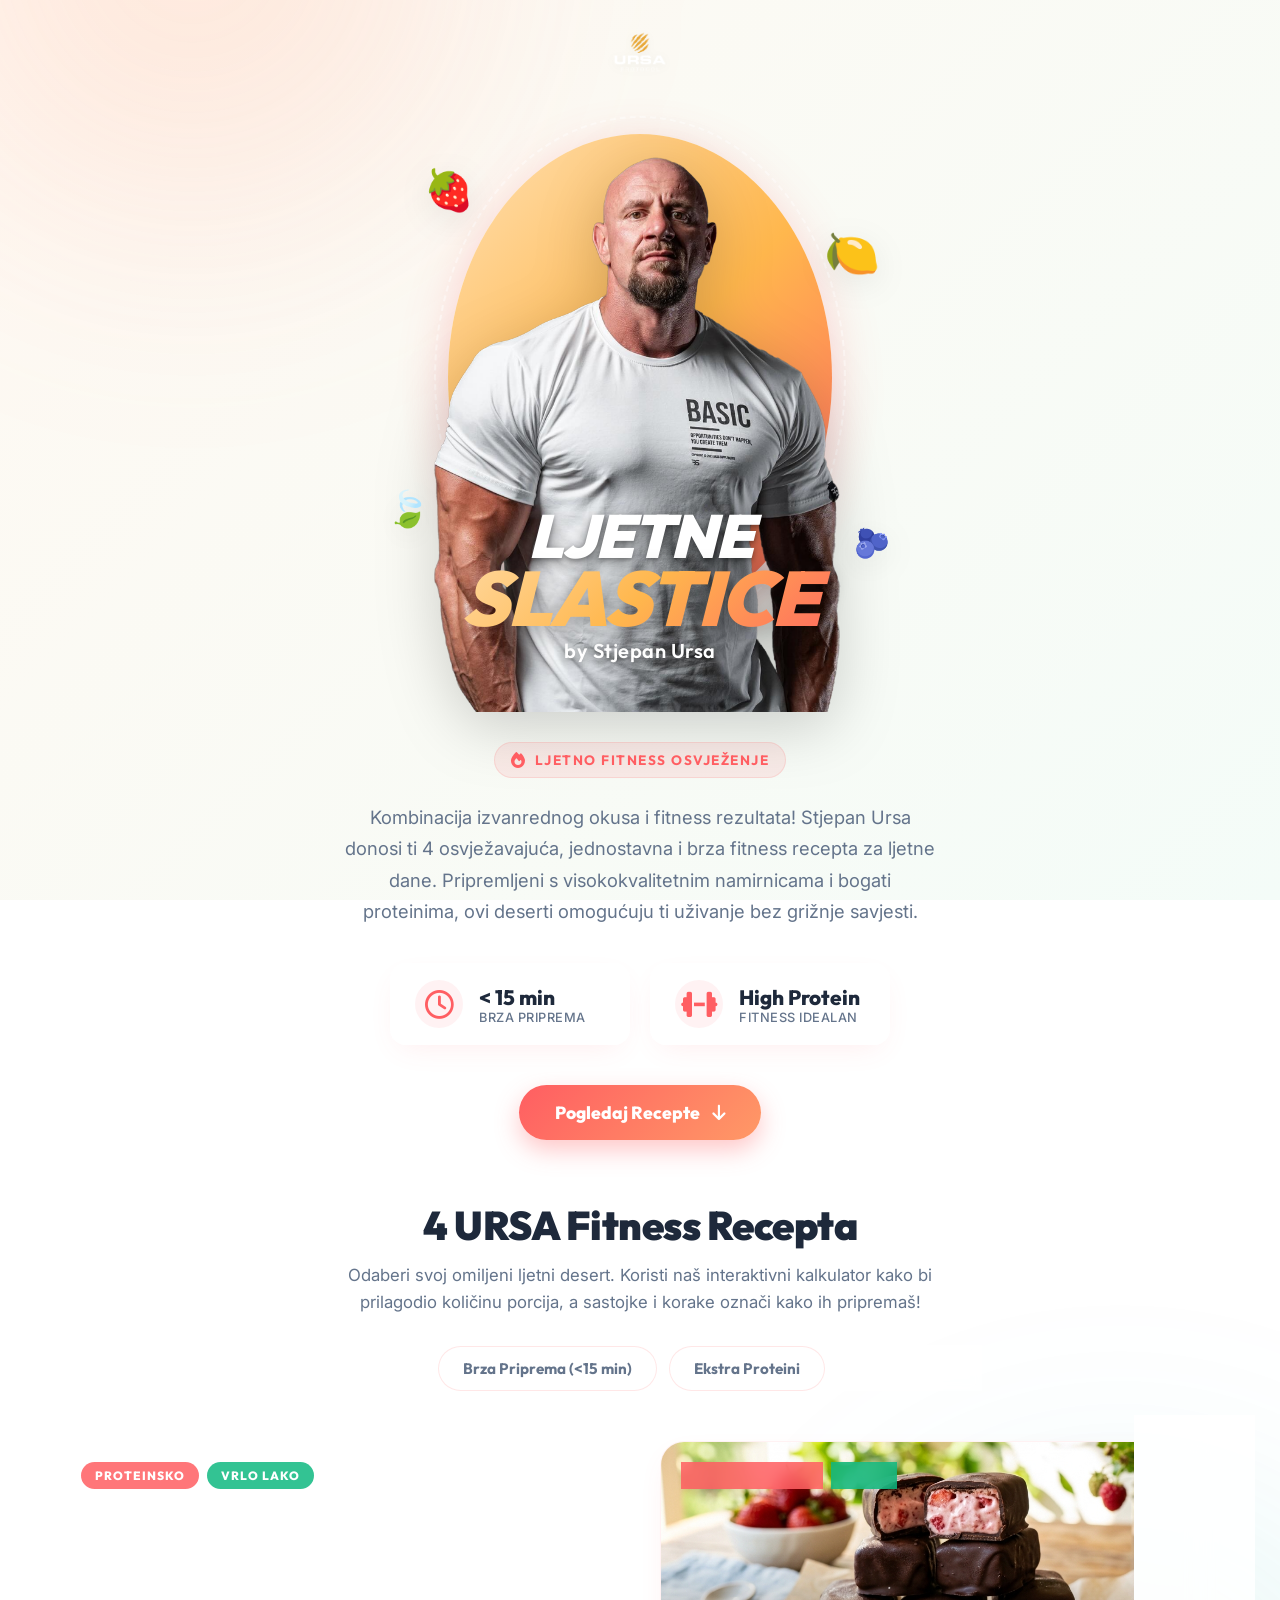
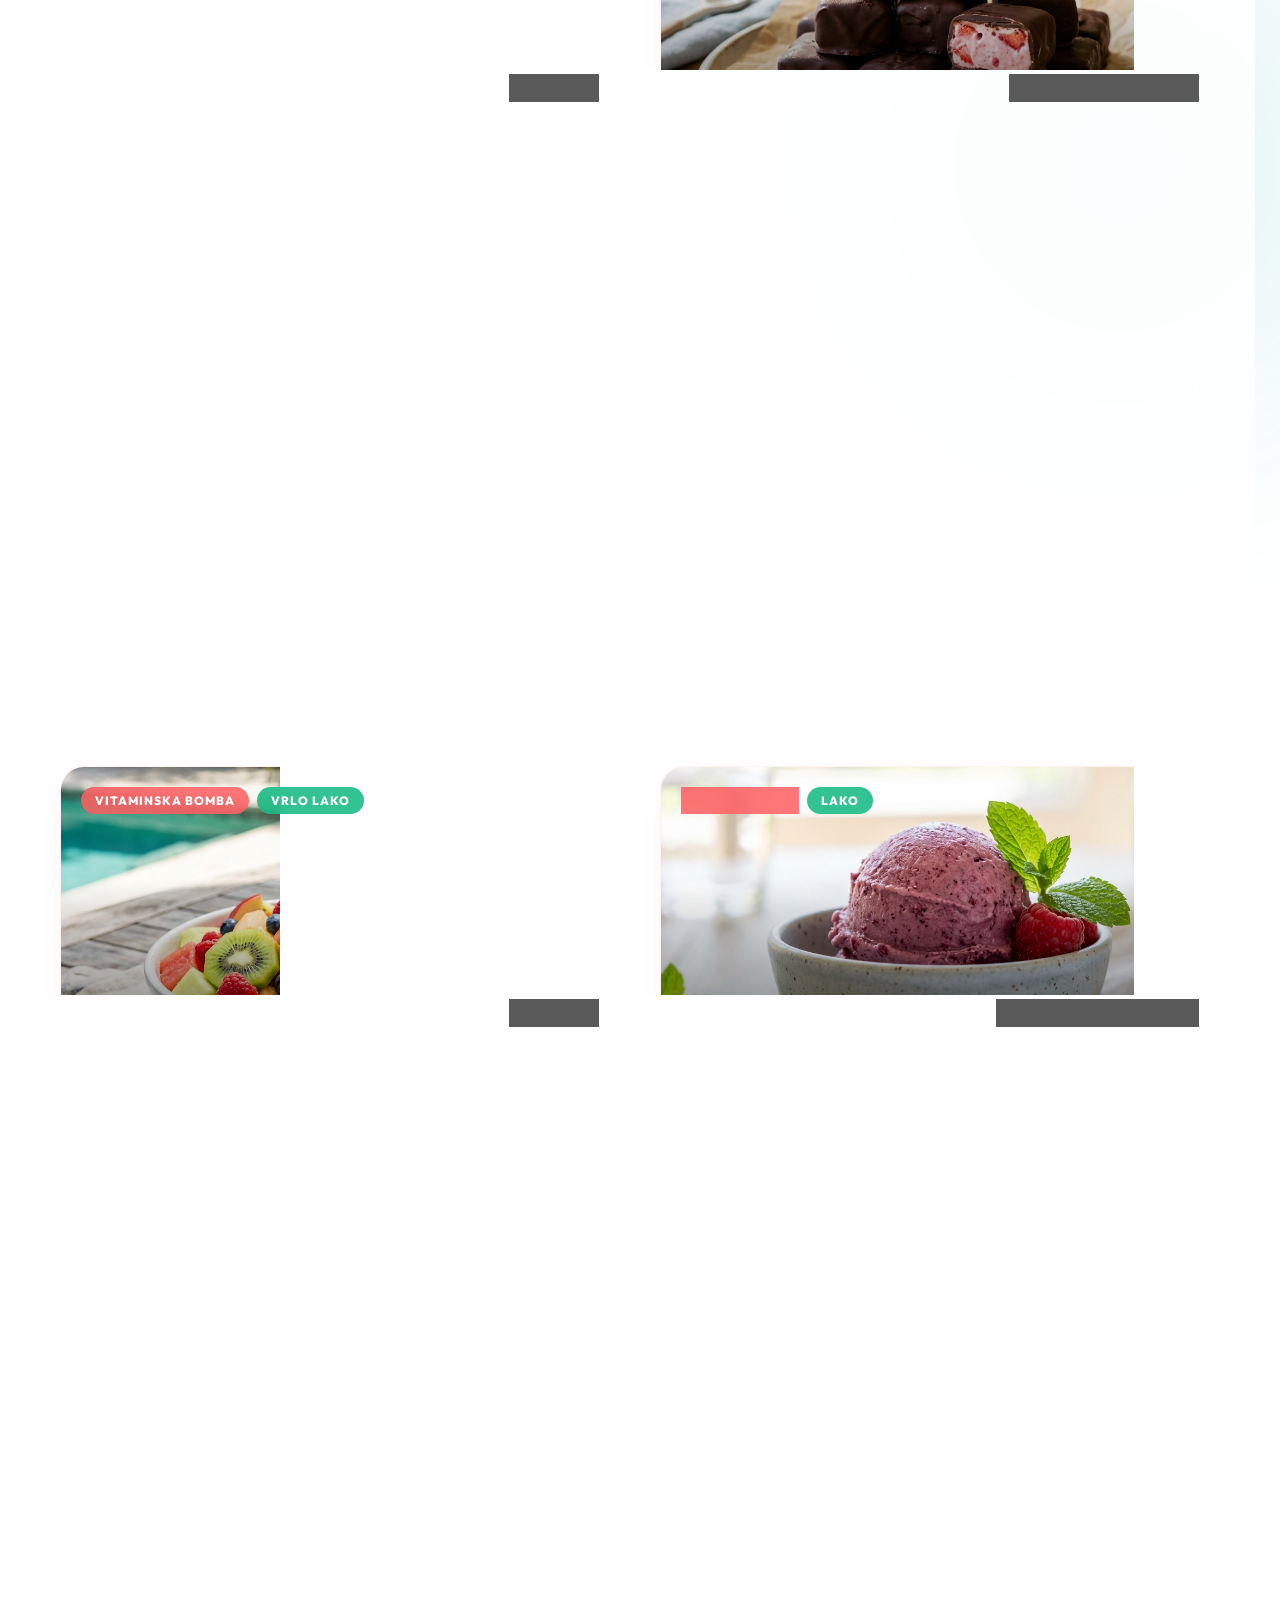
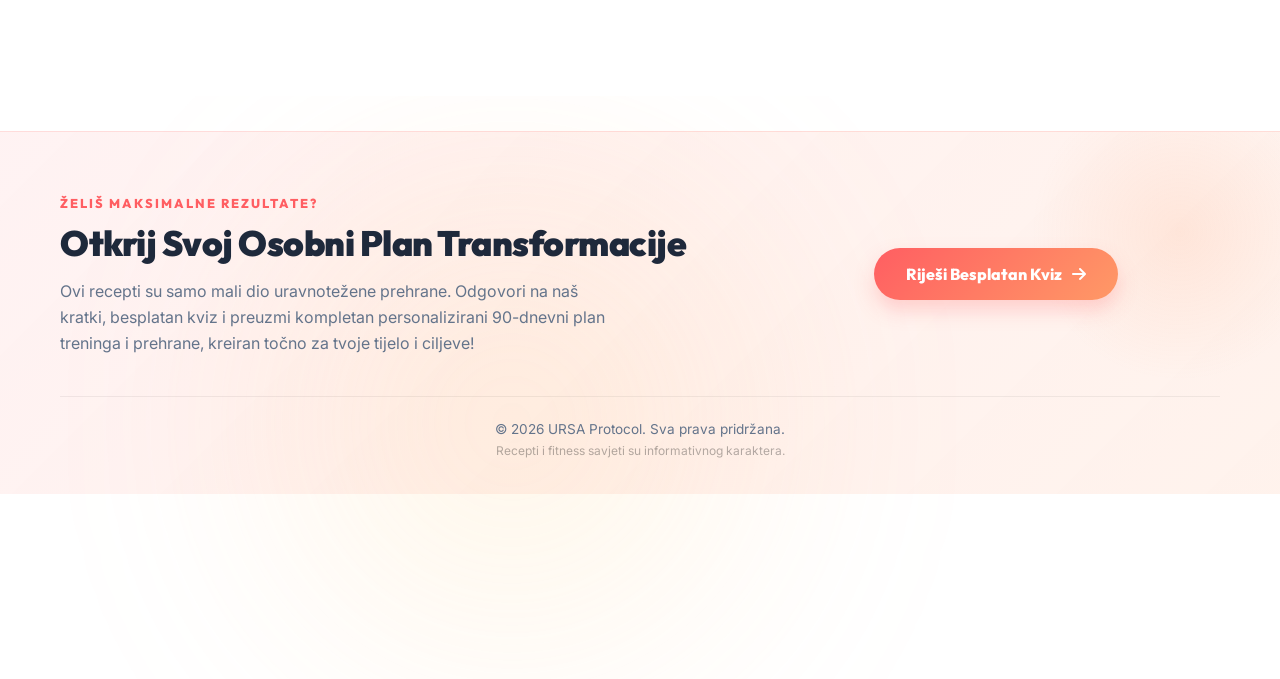
<file: klijenti/recepti/ljetne-slastice/index.html>
<!DOCTYPE html>
<html lang="hr">

<head>
    <meta charset="UTF-8" />
    <meta name="viewport" content="width=device-width, initial-scale=1.0" />
    <title>Ljetne Slastice by Stjepan Ursa | Osvježavajući Fitness Recepti</title>
    <meta name="description"
        content="Uživaj u ljetu bez grižnje savjesti! Otkrij 4 jednostavna, brza i nevjerojatno ukusna proteinska recepta za ljetne slastice koje potpisuje Stjepan Ursa." />
    
    <!-- Open Graph Metadata -->
    <meta property="og:title" content="Ljetne Slastice by Stjepan Ursa | Fitness Recepti" />
    <meta property="og:description" content="Osvježavajući ljetni deserti s visokim udjelom proteina. Jednostavna priprema i vrhunski okusi." />
    <meta property="og:image" content="../../../images/ogimage.jpeg" />
    
    <!-- Fonts & Icons -->
    <link rel="preconnect" href="https://fonts.googleapis.com" />
    <link rel="preconnect" href="https://fonts.gstatic.com" crossorigin />
    <link href="https://fonts.googleapis.com/css2?family=Inter:wght@300;400;500;600;700;800&family=Outfit:wght@400;600;700;800;900&display=swap" rel="stylesheet" />
    <link rel="stylesheet" href="https://cdnjs.cloudflare.com/ajax/libs/font-awesome/6.5.0/css/all.min.css" />
    <link rel="icon" type="image/png" href="../../../images/favicon.png" />

    <style>
        /* ── CUSTOM RESET & VARIABLES ── */
        *,
        *::before,
        *::after {
            box-sizing: border-box;
            margin: 0;
            padding: 0;
            -webkit-tap-highlight-color: transparent;
        }

        :root {
            --bg-summer-start: #FFF9F2;
            --bg-summer-end: #F4FCF8;
            --text-main: #1E293B;
            --text-muted: #64748B;
            --coral-orange: #FF5E62;
            --mango-yellow: #FF9966;
            --mint-green: #10B981;
            --sky-blue: #0EA5E9;
            --cream-card: rgba(255, 255, 255, 0.85);
            --card-border: rgba(255, 94, 98, 0.08);
            --accent-gradient: linear-gradient(135deg, var(--coral-orange) 0%, var(--mango-yellow) 100%);
            --shadow-subtle: 0 10px 30px -10px rgba(255, 94, 98, 0.12);
            --shadow-hover: 0 20px 40px -15px rgba(255, 94, 98, 0.25);
            --card-radius: 24px;
            --transition-smooth: all 0.3s cubic-bezier(0.4, 0, 0.2, 1);
        }

        html {
            scroll-behavior: smooth;
        }

        body {
            font-family: 'Inter', sans-serif;
            color: var(--text-main);
            background: linear-gradient(135deg, var(--bg-summer-start) 0%, var(--bg-summer-end) 100%);
            background-attachment: fixed;
            min-height: 100vh;
            overflow-x: hidden;
            position: relative;
        }

        /* Decorative Background Elements */
        .bg-blob {
            position: absolute;
            border-radius: 50%;
            filter: blur(120px);
            z-index: -1;
            opacity: 0.55;
            pointer-events: none;
        }

        .blob-1 {
            top: -10%;
            left: -10%;
            width: 50vw;
            height: 50vw;
            background: radial-gradient(circle, rgba(255,153,102,0.4) 0%, rgba(255,94,98,0.1) 70%);
            animation: floatBlob1 20s infinite alternate;
        }

        .blob-2 {
            top: 40%;
            right: -10%;
            width: 45vw;
            height: 45vw;
            background: radial-gradient(circle, rgba(16,185,129,0.3) 0%, rgba(14,165,233,0.1) 70%);
            animation: floatBlob2 25s infinite alternate;
        }

        .blob-3 {
            bottom: -5%;
            left: 20%;
            width: 40vw;
            height: 40vw;
            background: radial-gradient(circle, rgba(255,235,160,0.5) 0%, rgba(255,153,102,0.15) 70%);
        }

        @keyframes floatBlob1 {
            0% { transform: translate(0, 0) scale(1); }
            100% { transform: translate(50px, 80px) scale(1.1); }
        }

        @keyframes floatBlob2 {
            0% { transform: translate(0, 0) scale(1); }
            100% { transform: translate(-80px, -50px) scale(0.9); }
        }

        /* ── HEADER ── */
        header {
            width: 100%;
            max-width: 1200px;
            margin: 0 auto;
            padding: 30px 20px 10px;
            display: flex;
            justify-content: center; /* Centered Logo */
            align-items: center;
            position: relative;
            z-index: 10;
        }

        .logo-container {
            display: flex;
            align-items: center;
            justify-content: center;
            text-decoration: none;
        }

        .logo-img {
            height: 44px;
            width: auto;
            filter: drop-shadow(0 2px 5px rgba(0,0,0,0.05));
        }

        /* ── HERO SECTION ── */
        .hero {
            max-width: 850px;
            margin: 20px auto 60px;
            padding: 0 20px;
            display: flex;
            flex-direction: column;
            align-items: center;
            text-align: center;
            position: relative;
        }

        .hero-content {
            opacity: 0;
            transform: translateY(30px);
            animation: fadeInUp 0.8s cubic-bezier(0.16, 1, 0.3, 1) forwards;
            display: flex;
            flex-direction: column;
            align-items: center;
            margin-top: 30px;
        }

        .hero-badge {
            display: inline-flex;
            align-items: center;
            gap: 8px;
            background: rgba(255, 94, 98, 0.1);
            color: var(--coral-orange);
            font-family: 'Outfit', sans-serif;
            font-weight: 700;
            font-size: 0.85rem;
            text-transform: uppercase;
            letter-spacing: 1.5px;
            padding: 8px 16px;
            border-radius: 50px;
            margin-bottom: 24px;
            border: 1px solid rgba(255, 94, 98, 0.15);
        }

        .hero-badge i {
            font-size: 1rem;
            animation: pulse 1.5s infinite alternate;
        }

        @keyframes pulse {
            0% { transform: scale(1); }
            100% { transform: scale(1.2); }
        }

        .hero-text {
            font-size: 1.15rem;
            line-height: 1.7;
            color: var(--text-muted);
            margin-bottom: 36px;
            max-width: 600px;
        }

        .hero-stats {
            display: flex;
            gap: 20px;
            margin-bottom: 40px;
            width: 100%;
            max-width: 500px;
        }

        .hero-stat-card {
            background: rgba(255, 255, 255, 0.7);
            border: 1px solid rgba(255, 255, 255, 0.6);
            backdrop-filter: blur(10px);
            -webkit-backdrop-filter: blur(10px);
            padding: 16px 24px;
            border-radius: 16px;
            display: flex;
            align-items: center;
            gap: 16px;
            box-shadow: var(--shadow-subtle);
            flex: 1;
            text-align: left;
        }

        .hero-stat-card i {
            font-size: 1.8rem;
            color: var(--coral-orange);
            background: rgba(255, 94, 98, 0.08);
            width: 48px;
            height: 48px;
            display: flex;
            align-items: center;
            justify-content: center;
            border-radius: 50%;
        }

        .hero-stat-info h4 {
            font-family: 'Outfit', sans-serif;
            font-size: 1.3rem;
            font-weight: 800;
        }

        .hero-stat-info p {
            font-size: 0.8rem;
            color: var(--text-muted);
            font-weight: 500;
            text-transform: uppercase;
            letter-spacing: 0.5px;
        }

        .hero-cta {
            display: inline-flex;
            align-items: center;
            gap: 12px;
            padding: 16px 36px;
            font-family: 'Outfit', sans-serif;
            font-weight: 800;
            font-size: 1.1rem;
            color: white;
            background: var(--accent-gradient);
            border: none;
            border-radius: 50px;
            text-decoration: none;
            cursor: pointer;
            box-shadow: 0 10px 25px rgba(255, 94, 98, 0.35);
            transition: var(--transition-smooth);
        }

        .hero-cta:hover {
            transform: translateY(-3px) scale(1.02);
            box-shadow: 0 15px 35px rgba(255, 94, 98, 0.5);
        }

        .hero-cta i {
            transition: var(--transition-smooth);
        }

        .hero-cta:hover i {
            transform: translateY(4px);
        }

        /* Ursa Centered Hero Image Container */
        .hero-visual {
            position: relative;
            display: flex;
            justify-content: center;
            align-items: center;
            opacity: 0;
            transform: scale(0.9) rotate(1deg);
            animation: scaleInRotate 1s cubic-bezier(0.16, 1, 0.3, 1) 0.2s forwards;
            width: 100%;
        }

        .ursa-wrapper {
            position: relative;
            width: 100%;
            max-width: 480px;
            aspect-ratio: 0.95;
            display: flex;
            align-items: flex-end;
            justify-content: center;
            border-radius: 30px;
            overflow: visible;
        }

        /* Decorative tropical sun backdrop behind Ursa */
        .ursa-sun {
            position: absolute;
            width: 80%;
            height: 80%;
            top: 5%;
            background: linear-gradient(135deg, #FFE0B2 0%, #FFB74D 50%, #FF5E62 100%);
            border-radius: 50%;
            z-index: 1;
            box-shadow: 0 15px 50px rgba(255, 94, 98, 0.3);
            animation: rotateSun 30s linear infinite;
        }

        /* Soft neon glow ring */
        .ursa-ring {
            position: absolute;
            width: 86%;
            height: 86%;
            top: 2%;
            border: 2px dashed rgba(255, 255, 255, 0.4);
            border-radius: 50%;
            z-index: 1;
            animation: rotateRing 45s linear infinite;
        }

        .ursa-img {
            width: 95%;
            height: auto;
            object-fit: contain;
            position: relative;
            z-index: 2;
            filter: drop-shadow(0 15px 30px rgba(0,0,0,0.18));
            animation: floatUrsa 5s ease-in-out infinite alternate;
        }

        /* Overlay Magazine-style Title */
        .hero-title-overlay {
            position: absolute;
            bottom: 8%;
            left: 50%;
            transform: translateX(-50%);
            z-index: 5;
            text-align: center;
            width: 100%;
            pointer-events: none;
        }

        .hero-title-overlay .line-1 {
            display: block;
            font-family: 'Outfit', sans-serif;
            font-size: clamp(2.3rem, 7vw, 3.8rem);
            font-weight: 900;
            color: #FFFFFF;
            font-style: italic;
            line-height: 0.9;
            text-transform: uppercase;
            letter-spacing: -1.5px;
            text-shadow: 0 4px 15px rgba(0, 0, 0, 0.45), 0 2px 4px rgba(0, 0, 0, 0.3);
        }

        .hero-title-overlay .line-2 {
            display: block;
            font-family: 'Outfit', sans-serif;
            font-size: clamp(2.8rem, 8vw, 4.8rem);
            font-weight: 900;
            color: #FFB74D;
            font-style: italic;
            line-height: 0.9;
            text-transform: uppercase;
            letter-spacing: -1.5px;
            background: linear-gradient(135deg, #FFE0B2 0%, #FFB74D 50%, #FF5E62 100%);
            -webkit-background-clip: text;
            -webkit-text-fill-color: transparent;
            filter: drop-shadow(0 4px 12px rgba(0, 0, 0, 0.35));
        }

        .hero-title-overlay .line-sub {
            display: block;
            font-family: 'Outfit', sans-serif;
            font-size: clamp(0.9rem, 2.5vw, 1.25rem);
            font-weight: 600;
            color: #FFFFFF;
            margin-top: 6px;
            letter-spacing: 0.5px;
            text-shadow: 0 2px 8px rgba(0, 0, 0, 0.5);
        }

        /* Floating elements to pop up the summer theme */
        .floating-element {
            position: absolute;
            z-index: 3;
            pointer-events: none;
            filter: drop-shadow(0 8px 16px rgba(0,0,0,0.08));
        }

        .float-strawberry {
            top: 10%;
            left: 5%;
            font-size: 2.5rem;
            animation: floatUp 4s ease-in-out infinite alternate;
        }

        .float-mint {
            bottom: 30%;
            left: -3%;
            font-size: 2.2rem;
            animation: floatUp 5s ease-in-out infinite alternate-reverse;
        }

        .float-citrus {
            top: 20%;
            right: 0%;
            font-size: 2.8rem;
            animation: rotateDeco 12s linear infinite;
        }

        .float-berry {
            bottom: 25%;
            right: -2%;
            font-size: 1.8rem;
            animation: floatUp 3.5s ease-in-out infinite alternate;
        }

        @keyframes fadeInUp {
            to { opacity: 1; transform: translateY(0); }
        }

        @keyframes scaleInRotate {
            to { opacity: 1; transform: scale(1) rotate(0deg); }
        }

        @keyframes rotateSun {
            100% { transform: rotate(360deg); }
        }

        @keyframes rotateRing {
            100% { transform: rotate(-360deg); }
        }

        @keyframes floatUrsa {
            0% { transform: translateY(0px); }
            100% { transform: translateY(-15px); }
        }

        @keyframes floatUp {
            0% { transform: translateY(0px) rotate(0deg); }
            100% { transform: translateY(-20px) rotate(15deg); }
        }

        @keyframes rotateDeco {
            100% { transform: rotate(360deg); }
        }

        /* ── SECTION HEADER & FILTERS ── */
        .recipes-section {
            max-width: 1200px;
            margin: 0 auto 80px;
            padding: 0 20px;
        }

        .section-header {
            text-align: center;
            margin-bottom: 50px;
        }

        .section-title-rec {
            font-family: 'Outfit', sans-serif;
            font-size: 2.5rem;
            font-weight: 900;
            letter-spacing: -0.5px;
            margin-bottom: 12px;
        }

        .section-desc {
            font-size: 1.05rem;
            color: var(--text-muted);
            max-width: 600px;
            margin: 0 auto 30px;
            line-height: 1.6;
        }

        /* Filter Controls */
        .filter-container {
            display: flex;
            justify-content: center;
            gap: 12px;
            flex-wrap: wrap;
            margin-bottom: 40px;
        }

        .filter-btn {
            padding: 12px 24px;
            border-radius: 50px;
            border: 1px solid rgba(255, 94, 98, 0.15);
            background: rgba(255, 255, 255, 0.6);
            color: var(--text-muted);
            font-family: 'Outfit', sans-serif;
            font-weight: 700;
            font-size: 0.95rem;
            cursor: pointer;
            transition: var(--transition-smooth);
            backdrop-filter: blur(5px);
            -webkit-backdrop-filter: blur(5px);
        }

        .filter-btn:hover {
            background: rgba(255, 94, 98, 0.05);
            color: var(--coral-orange);
            transform: translateY(-2px);
        }

        .filter-btn.active {
            background: var(--accent-gradient);
            color: white;
            border-color: transparent;
            box-shadow: 0 8px 20px rgba(255, 94, 98, 0.25);
        }

        /* ── RECIPE GRID ── */
        .recipes-grid {
            display: grid;
            grid-template-columns: repeat(2, 1fr);
            gap: 40px;
        }

        /* ── RECIPE CARD ── */
        .recipe-card {
            background: var(--cream-card);
            border: 1px solid var(--card-border);
            border-radius: var(--card-radius);
            box-shadow: var(--shadow-subtle);
            overflow: hidden;
            display: flex;
            flex-direction: column;
            backdrop-filter: blur(15px);
            -webkit-backdrop-filter: blur(15px);
            transition: var(--transition-smooth);
            position: relative;
        }

        .recipe-card:hover {
            transform: translateY(-8px);
            box-shadow: var(--shadow-hover);
            border-color: rgba(255, 94, 98, 0.2);
        }

        /* Card Visual Top */
        .recipe-visual {
            width: 100%;
            height: 280px;
            position: relative;
            overflow: hidden;
        }

        .recipe-img {
            width: 100%;
            height: 100%;
            object-fit: cover;
            transition: transform 0.8s ease;
        }

        .recipe-card:hover .recipe-img {
            transform: scale(1.06);
        }

        .recipe-overlay {
            position: absolute;
            inset: 0;
            background: linear-gradient(to bottom, rgba(0,0,0,0) 40%, rgba(0,0,0,0.5) 100%);
            pointer-events: none;
        }

        /* Badges over image */
        .recipe-badge-list {
            position: absolute;
            top: 20px;
            left: 20px;
            display: flex;
            gap: 8px;
            flex-wrap: wrap;
            z-index: 3;
        }

        .recipe-badge {
            font-family: 'Outfit', sans-serif;
            font-size: 0.75rem;
            font-weight: 800;
            text-transform: uppercase;
            letter-spacing: 1px;
            padding: 6px 14px;
            border-radius: 50px;
            color: white;
            backdrop-filter: blur(8px);
            -webkit-backdrop-filter: blur(8px);
        }

        .badge-type { background: rgba(255, 94, 98, 0.85); }
        .badge-difficulty { background: rgba(16, 185, 129, 0.85); }

        .recipe-time-badge {
            position: absolute;
            bottom: 20px;
            right: 20px;
            display: flex;
            align-items: center;
            gap: 6px;
            background: rgba(0, 0, 0, 0.65);
            color: white;
            padding: 6px 14px;
            border-radius: 50px;
            font-size: 0.85rem;
            font-weight: 600;
            backdrop-filter: blur(5px);
            -webkit-backdrop-filter: blur(5px);
            z-index: 3;
        }

        /* Card Content Inner */
        .recipe-body {
            padding: 30px;
            flex-grow: 1;
            display: flex;
            flex-direction: column;
        }

        .recipe-header {
            margin-bottom: 20px;
        }

        .recipe-title {
            font-family: 'Outfit', sans-serif;
            font-size: 1.65rem;
            font-weight: 900;
            line-height: 1.25;
            margin-bottom: 10px;
            color: var(--text-main);
        }

        .recipe-author {
            font-size: 0.85rem;
            font-weight: 600;
            color: var(--text-muted);
            text-transform: uppercase;
            letter-spacing: 1.5px;
            display: flex;
            align-items: center;
            gap: 6px;
        }

        .recipe-author i {
            color: var(--coral-orange);
        }

        /* Macronutrients Dashboard */
        .recipe-macros {
            display: grid;
            grid-template-columns: repeat(3, 1fr);
            gap: 12px;
            background: rgba(255, 94, 98, 0.04);
            border: 1px solid rgba(255, 94, 98, 0.08);
            border-radius: 16px;
            padding: 12px 16px;
            margin-bottom: 24px;
            text-align: center;
        }

        .macro-item span {
            display: block;
        }

        .macro-val {
            font-family: 'Outfit', sans-serif;
            font-size: 1.15rem;
            font-weight: 800;
            color: var(--text-main);
        }

        .macro-label {
            font-size: 0.75rem;
            color: var(--text-muted);
            font-weight: 600;
            text-transform: uppercase;
            letter-spacing: 0.5px;
            margin-top: 2px;
        }

        /* Servings & Interactive Calculator Control */
        .servings-control-box {
            display: flex;
            justify-content: space-between;
            align-items: center;
            margin-bottom: 24px;
            padding-bottom: 20px;
            border-bottom: 1px solid rgba(0,0,0,0.06);
        }

        .servings-label {
            font-size: 0.95rem;
            font-weight: 700;
            display: flex;
            align-items: center;
            gap: 8px;
        }

        .servings-label i {
            color: var(--coral-orange);
        }

        .calculator-buttons {
            display: flex;
            align-items: center;
            background: rgba(0,0,0,0.04);
            border-radius: 50px;
            padding: 4px;
        }

        .calc-btn {
            background: none;
            border: none;
            width: 32px;
            height: 32px;
            border-radius: 50%;
            cursor: pointer;
            display: flex;
            align-items: center;
            justify-content: center;
            font-size: 0.9rem;
            font-weight: bold;
            color: var(--text-main);
            transition: var(--transition-smooth);
        }

        .calc-btn:hover {
            background: white;
            box-shadow: 0 2px 5px rgba(0,0,0,0.08);
            color: var(--coral-orange);
        }

        .serving-multiplier {
            width: 40px;
            text-align: center;
            font-family: 'Outfit', sans-serif;
            font-weight: 800;
            font-size: 1rem;
        }

        /* Elegant Tabs System */
        .tab-nav {
            display: flex;
            gap: 8px;
            background: rgba(0, 0, 0, 0.03);
            border-radius: 12px;
            padding: 4px;
            margin-bottom: 20px;
        }

        .tab-trigger {
            flex: 1;
            padding: 10px 16px;
            border: none;
            background: none;
            font-family: 'Outfit', sans-serif;
            font-weight: 700;
            font-size: 0.9rem;
            color: var(--text-muted);
            border-radius: 8px;
            cursor: pointer;
            transition: var(--transition-smooth);
            display: flex;
            align-items: center;
            justify-content: center;
            gap: 8px;
        }

        .tab-trigger.active {
            background: white;
            color: var(--coral-orange);
            box-shadow: 0 4px 10px rgba(0,0,0,0.04);
        }

        /* Tab Content Panel */
        .tab-panel {
            display: none;
            animation: fadeIn 0.4s ease;
        }

        .tab-panel.active {
            display: block;
        }

        @keyframes fadeIn {
            from { opacity: 0; transform: translateY(8px); }
            to { opacity: 1; transform: translateY(0); }
        }

        /* Ingredients Checklist styling */
        .ingredients-list {
            list-style: none;
            display: flex;
            flex-direction: column;
            gap: 12px;
        }

        .ingredient-item {
            display: flex;
            align-items: flex-start;
            gap: 12px;
            cursor: pointer;
            padding: 6px 0;
            user-select: none;
        }

        .ingredient-checkbox {
            margin-top: 3px;
            width: 20px;
            height: 20px;
            border-radius: 6px;
            border: 2px solid rgba(255, 94, 98, 0.3);
            display: flex;
            align-items: center;
            justify-content: center;
            color: transparent;
            font-size: 0.65rem;
            transition: var(--transition-smooth);
            flex-shrink: 0;
        }

        .ingredient-item:hover .ingredient-checkbox {
            border-color: var(--coral-orange);
            background: rgba(255, 94, 98, 0.05);
        }

        .ingredient-item.checked .ingredient-checkbox {
            background: var(--mint-green);
            border-color: var(--mint-green);
            color: white;
        }

        .ingredient-text {
            font-size: 0.95rem;
            line-height: 1.45;
            transition: var(--transition-smooth);
        }

        .ingredient-item.checked .ingredient-text {
            color: var(--text-muted);
            text-decoration: line-through;
        }

        .ingredient-qty {
            font-weight: 700;
            color: var(--coral-orange);
        }
        
        .ingredient-item.checked .ingredient-qty {
            color: var(--text-muted);
        }

        /* Cooking Instructions (Steps) styling */
        .steps-list {
            list-style: none;
            display: flex;
            flex-direction: column;
            gap: 16px;
        }

        .step-item {
            display: flex;
            gap: 16px;
            cursor: pointer;
            padding: 12px 16px;
            border-radius: 14px;
            border: 1px solid transparent;
            background: rgba(0,0,0,0.01);
            transition: var(--transition-smooth);
            user-select: none;
        }

        .step-item:hover {
            background: rgba(255, 94, 98, 0.02);
            border-color: rgba(255, 94, 98, 0.05);
        }

        .step-num {
            width: 28px;
            height: 28px;
            border-radius: 50%;
            background: rgba(255, 94, 98, 0.1);
            color: var(--coral-orange);
            display: flex;
            align-items: center;
            justify-content: center;
            font-family: 'Outfit', sans-serif;
            font-weight: 800;
            font-size: 0.85rem;
            flex-shrink: 0;
            transition: var(--transition-smooth);
        }

        .step-item.completed .step-num {
            background: var(--mint-green);
            color: white;
        }

        .step-content {
            font-size: 0.92rem;
            line-height: 1.55;
            color: var(--text-main);
            transition: var(--transition-smooth);
        }

        .step-item.completed .step-content {
            color: var(--text-muted);
            text-decoration: line-through;
        }

        /* ── INSPIRATIONAL BANNER FOOTER ── */
        .promo-banner-footer {
            width: 100%;
            background: linear-gradient(135deg, rgba(255, 94, 98, 0.08) 0%, rgba(255, 153, 102, 0.12) 100%);
            border-top: 1px solid rgba(255, 94, 98, 0.15);
            padding: 60px 20px 30px;
            margin-top: 80px;
            position: relative;
            overflow: hidden;
            display: flex;
            flex-direction: column;
            align-items: center;
        }

        .promo-banner-footer::before {
            content: '';
            position: absolute;
            width: 300px;
            height: 300px;
            top: -50px;
            right: -50px;
            background: radial-gradient(circle, rgba(255,153,102,0.15) 0%, transparent 70%);
            border-radius: 50%;
            z-index: 1;
        }

        .promo-banner-container {
            width: 100%;
            max-width: 1160px;
            display: grid;
            grid-template-columns: 1.2fr 0.8fr;
            align-items: center;
            gap: 40px;
            margin-bottom: 40px;
        }

        .promo-content {
            position: relative;
            z-index: 2;
            text-align: left;
        }

        .promo-tag {
            display: inline-block;
            font-family: 'Outfit', sans-serif;
            font-weight: 800;
            color: var(--coral-orange);
            text-transform: uppercase;
            font-size: 0.8rem;
            letter-spacing: 2px;
            margin-bottom: 12px;
        }

        .promo-title {
            font-family: 'Outfit', sans-serif;
            font-size: 2.2rem;
            font-weight: 900;
            line-height: 1.15;
            margin-bottom: 16px;
            letter-spacing: -0.5px;
        }

        .promo-text {
            font-size: 1rem;
            line-height: 1.6;
            color: var(--text-muted);
            max-width: 550px;
        }

        .promo-visual {
            display: flex;
            justify-content: center;
            position: relative;
            z-index: 2;
        }

        .promo-cta-btn {
            display: inline-flex;
            align-items: center;
            gap: 10px;
            padding: 16px 32px;
            border-radius: 50px;
            background: var(--accent-gradient);
            color: white;
            font-family: 'Outfit', sans-serif;
            font-weight: 800;
            font-size: 1rem;
            text-decoration: none;
            box-shadow: 0 10px 20px rgba(255, 94, 98, 0.25);
            transition: var(--transition-smooth);
        }

        .promo-cta-btn:hover {
            transform: translateY(-2px);
            box-shadow: 0 15px 30px rgba(255, 94, 98, 0.4);
        }

        .footer-copyright-box {
            width: 100%;
            max-width: 1160px;
            border-top: 1px solid rgba(0, 0, 0, 0.06);
            padding-top: 24px;
            text-align: center;
            font-size: 0.85rem;
            color: var(--text-muted);
            position: relative;
            z-index: 2;
        }

        .footer-copyright-box p {
            margin-bottom: 6px;
        }

        .footer-copyright-box .footer-sub {
            font-size: 0.75rem;
            color: rgba(0, 0, 0, 0.3);
        }

        /* ── RESPONSIVE STYLING (MOBILE OPTIMIZATION) ── */
        @media (max-width: 1024px) {
            .hero {
                margin-top: 20px;
                margin-bottom: 50px;
            }

            .hero-stats {
                justify-content: center;
                max-width: 100%;
            }

            .hero-stat-card {
                padding: 14px 20px;
            }

            .recipes-grid {
                grid-template-columns: 1fr;
                gap: 30px;
            }

            .promo-banner-container {
                grid-template-columns: 1fr;
                text-align: center;
                gap: 30px;
            }

            .promo-content {
                text-align: center;
            }

            .promo-text {
                margin: 0 auto;
            }

            .promo-visual {
                justify-content: center;
            }
        }

        @media (max-width: 640px) {
            header {
                padding: 20px 16px 5px;
            }

            .logo-img {
                height: 36px;
            }

            .hero {
                gap: 24px;
            }

            .hero-text {
                font-size: 1.05rem;
            }

            .hero-stats {
                flex-direction: column;
                gap: 12px;
            }

            .ursa-wrapper {
                max-width: 340px;
            }

            .recipe-body {
                padding: 20px;
            }

            .recipe-title {
                font-size: 1.4rem;
            }

            .recipe-visual {
                height: 200px;
            }

            .filter-container {
                gap: 8px;
            }

            .filter-btn {
                padding: 10px 18px;
                font-size: 0.85rem;
            }

            .promo-title {
                font-size: 1.75rem;
            }
        }

        /* ── CUSTOM PRINT STYLES ── */
        @media print {
            body {
                background: white !important;
                color: black !important;
            }
            header, .hero, .filter-container, .promo-banner-footer, .bg-blob, .ursa-sun, .ursa-ring, .floating-element {
                display: none !important;
            }
            .recipes-section {
                width: 100% !important;
                max-width: 100% !important;
                margin: 0 !important;
                padding: 0 !important;
            }
            .recipes-grid {
                display: block !important;
            }
            .recipe-card {
                page-break-inside: avoid;
                break-inside: avoid;
                margin-bottom: 40px;
                border: 1px solid #ccc !important;
                box-shadow: none !important;
                background: white !important;
            }
            .tab-panel {
                display: block !important;
                opacity: 1 !important;
            }
            .tab-nav {
                display: none !important;
            }
            .recipe-img {
                max-height: 200px;
            }
        }
    </style>
</head>

<body>
    <!-- Decorative background glow blobs -->
    <div class="bg-blob blob-1"></div>
    <div class="bg-blob blob-2"></div>
    <div class="bg-blob blob-3"></div>

    <!-- Header -->
    <header>
        <a href="../../../index.html" class="logo-container" id="logo-link">
            <img src="../../../images/logo.png" alt="URSA Protocol" class="logo-img" />
        </a>
    </header>

    <!-- Hero Section -->
    <section class="hero">
        <div class="hero-visual">
            <div class="ursa-wrapper">
                <div class="ursa-sun"></div>
                <div class="ursa-ring"></div>
                <img src="../../../images/ursa.png" alt="Stjepan Ursa" class="ursa-img" />
                
                <!-- Overlay Title over Ursa's picture (slanted/italicized summer magazine style) -->
                <div class="hero-title-overlay">
                    <span class="line-1">LJETNE</span>
                    <span class="line-2">SLASTICE</span>
                    <span class="line-sub">by Stjepan Ursa</span>
                </div>

                <!-- Floating food items for summer touch -->
                <span class="floating-element float-strawberry">🍓</span>
                <span class="floating-element float-mint">🍃</span>
                <span class="floating-element float-citrus">🍋</span>
                <span class="floating-element float-berry">🫐</span>
            </div>
        </div>

        <div class="hero-content">
            <div class="hero-badge">
                <i class="fa-solid fa-fire"></i> Ljetno Fitness Osvježenje
            </div>
            <p class="hero-text">
                Kombinacija izvanrednog okusa i fitness rezultata! Stjepan Ursa donosi ti 4 osvježavajuća, jednostavna i brza fitness recepta za ljetne dane. Pripremljeni s visokokvalitetnim namirnicama i bogati proteinima, ovi deserti omogućuju ti uživanje bez grižnje savjesti.
            </p>
            
            <div class="hero-stats">
                <div class="hero-stat-card">
                    <i class="fa-regular fa-clock"></i>
                    <div class="hero-stat-info">
                        <h4>&lt; 15 min</h4>
                        <p>Brza Priprema</p>
                    </div>
                </div>
                <div class="hero-stat-card">
                    <i class="fa-solid fa-dumbbell"></i>
                    <div class="hero-stat-info">
                        <h4>High Protein</h4>
                        <p>Fitness Idealan</p>
                    </div>
                </div>
            </div>

            <a href="#recipes-grid" class="hero-cta" id="explore-recipes-btn">
                Pogledaj Recepte <i class="fa-solid fa-arrow-down"></i>
            </a>
        </div>
    </section>

    <!-- Recipes Section -->
    <section class="recipes-section" id="recipes-grid">
        <div class="section-header">
            <h2 class="section-title-rec">4 URSA Fitness Recepta</h2>
            <p class="section-desc">Odaberi svoj omiljeni ljetni desert. Koristi naš interaktivni kalkulator kako bi prilagodio količinu porcija, a sastojke i korake označi kako ih pripremaš!</p>
            
            <!-- Quick Filter Bar -->
            <div class="filter-container">
                <button class="filter-btn active" onclick="filterRecipes('all', this)" id="filter-all">Prikaži Sve</button>
                <button class="filter-btn" onclick="filterRecipes('brzo', this)" id="filter-brzo">Brza Priprema (&lt;15 min)</button>
                <button class="filter-btn" onclick="filterRecipes('proteini', this)" id="filter-protein">Ekstra Proteini</button>
                <button class="filter-btn" onclick="filterRecipes('zamrzivac', this)" id="filter-frozen">Za Zamrzivač</button>
            </div>
        </div>

        <div class="recipes-grid">
            
            <!-- RECIPE 1: RIZIN GRIZ -->
            <div class="recipe-card" data-category="proteini brzo" id="recipe-griz">
                <div class="recipe-visual">
                    <img src="../../../images/rizin_griz_ursa.png" alt="Proteinski rižin griz by Ursa" class="recipe-img" />
                    <div class="recipe-overlay"></div>
                    <div class="recipe-badge-list">
                        <span class="recipe-badge badge-type">Proteinsko</span>
                        <span class="recipe-badge badge-difficulty">Vrlo Lako</span>
                    </div>
                    <div class="recipe-time-badge">
                        <i class="fa-regular fa-clock"></i> 10 min
                    </div>
                </div>
                <div class="recipe-body">
                    <div class="recipe-header">
                        <h3 class="recipe-title">Proteinski Rižin Griz</h3>
                        <div class="recipe-author">
                            <i class="fa-solid fa-crown"></i> by Stjepan Ursa
                        </div>
                    </div>

                    <!-- Macro values (Estimated) -->
                    <div class="recipe-macros">
                        <div class="macro-item">
                            <span class="macro-val">~35g</span>
                            <span class="macro-label">Proteini</span>
                        </div>
                        <div class="macro-item">
                            <span class="macro-val">~80g</span>
                            <span class="macro-label">Ugljikohidrati</span>
                        </div>
                        <div class="macro-item">
                            <span class="macro-val">~3g</span>
                            <span class="macro-label">Masti</span>
                        </div>
                    </div>

                    <!-- Calculator -->
                    <div class="servings-control-box">
                        <div class="servings-label">
                            <i class="fa-solid fa-utensils"></i> Broj porcija:
                        </div>
                        <div class="calculator-buttons">
                            <button class="calc-btn minus" onclick="updateMultiplier('griz', -1)" id="griz-minus">-</button>
                            <span class="serving-multiplier" id="griz-mult">1</span>
                            <button class="calc-btn plus" onclick="updateMultiplier('griz', 1)" id="griz-plus">+</button>
                        </div>
                    </div>

                    <!-- Tab Buttons -->
                    <div class="tab-nav">
                        <button class="tab-trigger active" onclick="switchTab(this, 'griz-ingredients')" id="griz-tab-ing">
                            <i class="fa-solid fa-basket-shopping"></i> Sastojci
                        </button>
                        <button class="tab-trigger" onclick="switchTab(this, 'griz-steps')" id="griz-tab-step">
                            <i class="fa-solid fa-kitchen-cooker"></i> Priprema
                        </button>
                    </div>

                    <!-- Tab Content: Ingredients -->
                    <div class="tab-panel active" id="griz-ingredients">
                        <ul class="ingredients-list">
                            <li class="ingredient-item" onclick="toggleItem(this)">
                                <div class="ingredient-checkbox"><i class="fa-solid fa-check"></i></div>
                                <div class="ingredient-text">
                                    <span class="ingredient-qty" data-base="100">100</span>g rižinog griza
                                </div>
                            </li>
                            <li class="ingredient-item" onclick="toggleItem(this)">
                                <div class="ingredient-checkbox"><i class="fa-solid fa-check"></i></div>
                                <div class="ingredient-text">
                                    <span class="ingredient-qty" data-base="1">1</span> dcl bademovog mlijeka (nezaslađenog)
                                </div>
                            </li>
                            <li class="ingredient-item" onclick="toggleItem(this)">
                                <div class="ingredient-checkbox"><i class="fa-solid fa-check"></i></div>
                                <div class="ingredient-text">
                                    <span class="ingredient-qty" data-base="4">4</span> dcl vode
                                </div>
                            </li>
                            <li class="ingredient-item" onclick="toggleItem(this)">
                                <div class="ingredient-checkbox"><i class="fa-solid fa-check"></i></div>
                                <div class="ingredient-text">
                                    <span class="ingredient-qty" data-base="1">1</span> mjerica whey proteina (okus po želji, npr. vanilija)
                                </div>
                            </li>
                            <li class="ingredient-item" onclick="toggleItem(this)">
                                <div class="ingredient-checkbox"><i class="fa-solid fa-check"></i></div>
                                <div class="ingredient-text">
                                    Šumsko voće (svježe ili smrznuto) – <span class="ingredient-qty-text">po želji (cca 50-80g)</span>
                                </div>
                            </li>
                        </ul>
                    </div>

                    <!-- Tab Content: Steps -->
                    <div class="tab-panel" id="griz-steps">
                        <ul class="steps-list">
                            <li class="step-item" onclick="toggleStep(this)">
                                <div class="step-num">1</div>
                                <div class="step-content">U lonac ulijte vodu i bademovo mlijeko te stavite na srednje jaku vatru da prokuha.</div>
                            </li>
                            <li class="step-item" onclick="toggleStep(this)">
                                <div class="step-num">2</div>
                                <div class="step-content">Kada tekućina zakipi, postupno dodajte rižin griz, neprestano miješajući pjenjačom kako biste spriječili grudice.</div>
                            </li>
                            <li class="step-item" onclick="toggleStep(this)">
                                <div class="step-num">3</div>
                                <div class="step-content">Kuhajte i miješajte na laganoj vatri dok se griz potpuno ne zgusne (oko 2-3 minute).</div>
                            </li>
                            <li class="step-item" onclick="toggleStep(this)">
                                <div class="step-num">4</div>
                                <div class="step-content">Maknite s vatre, pustite da se prohladi otprilike 1 minutu, pa umiješajte mjericu whey proteina dok smjesa ne postane glatka.</div>
                            </li>
                            <li class="step-item" onclick="toggleStep(this)">
                                <div class="step-num">5</div>
                                <div class="step-content">Nakon toga dodajte šumsko voće, prelijte u zdjelice te stavite u hladnjak na hlađenje prije posluživanja.</div>
                            </li>
                        </ul>
                    </div>
                </div>
            </div>

            <!-- RECIPE 2: COKOLADICE S JAGODAMA -->
            <div class="recipe-card" data-category="zamrzivac" id="recipe-cokoladice">
                <div class="recipe-visual">
                    <img src="../../../images/cokoladice_jagoda_ursa.png" alt="Brze čokoladice s jagodama by Ursa" class="recipe-img" />
                    <div class="recipe-overlay"></div>
                    <div class="recipe-badge-list">
                        <span class="recipe-badge badge-type">Fitness Desert</span>
                        <span class="recipe-badge badge-difficulty">Lako</span>
                    </div>
                    <div class="recipe-time-badge">
                        <i class="fa-regular fa-clock"></i> 15 min (+ zaleđivanje)
                    </div>
                </div>
                <div class="recipe-body">
                    <div class="recipe-header">
                        <h3 class="recipe-title">Brze Čokoladice s Jagodama</h3>
                        <div class="recipe-author">
                            <i class="fa-solid fa-crown"></i> by Stjepan Ursa
                        </div>
                    </div>

                    <!-- Macro values (Estimated) -->
                    <div class="recipe-macros">
                        <div class="macro-item">
                            <span class="macro-val">~45g</span>
                            <span class="macro-label">Proteini</span>
                        </div>
                        <div class="macro-item">
                            <span class="macro-val">~85g</span>
                            <span class="macro-label">Ugljikohidrati</span>
                        </div>
                        <div class="macro-item">
                            <span class="macro-val">~70g</span>
                            <span class="macro-label">Masti</span>
                        </div>
                    </div>

                    <!-- Calculator -->
                    <div class="servings-control-box">
                        <div class="servings-label">
                            <i class="fa-solid fa-utensils"></i> Broj porcija:
                        </div>
                        <div class="calculator-buttons">
                            <button class="calc-btn minus" onclick="updateMultiplier('cokoladice', -1)" id="coko-minus">-</button>
                            <span class="serving-multiplier" id="cokoladice-mult">1</span>
                            <button class="calc-btn plus" onclick="updateMultiplier('cokoladice', 1)" id="coko-plus">+</button>
                        </div>
                    </div>

                    <!-- Tab Buttons -->
                    <div class="tab-nav">
                        <button class="tab-trigger active" onclick="switchTab(this, 'cokoladice-ingredients')" id="coko-tab-ing">
                            <i class="fa-solid fa-basket-shopping"></i> Sastojci
                        </button>
                        <button class="tab-trigger" onclick="switchTab(this, 'cokoladice-steps')" id="coko-tab-step">
                            <i class="fa-solid fa-kitchen-cooker"></i> Priprema
                        </button>
                    </div>

                    <!-- Tab Content: Ingredients -->
                    <div class="tab-panel active" id="cokoladice-ingredients">
                        <ul class="ingredients-list">
                            <li class="ingredient-item" onclick="toggleItem(this)">
                                <div class="ingredient-checkbox"><i class="fa-solid fa-check"></i></div>
                                <div class="ingredient-text">
                                    <span class="ingredient-qty" data-base="500">500</span>g grčkog jogurta
                                </div>
                            </li>
                            <li class="ingredient-item" onclick="toggleItem(this)">
                                <div class="ingredient-checkbox"><i class="fa-solid fa-check"></i></div>
                                <div class="ingredient-text">
                                    <span class="ingredient-qty" data-base="100">100</span>g nasjeckanih jagoda
                                </div>
                            </li>
                            <li class="ingredient-item" onclick="toggleItem(this)">
                                <div class="ingredient-checkbox"><i class="fa-solid fa-check"></i></div>
                                <div class="ingredient-text">
                                    <span class="ingredient-qty" data-base="200">200</span>g tamne čokolade (min. 70% kakaa)
                                </div>
                            </li>
                        </ul>
                    </div>

                    <!-- Tab Content: Steps -->
                    <div class="tab-panel" id="cokoladice-steps">
                        <ul class="steps-list">
                            <li class="step-item" onclick="toggleStep(this)">
                                <div class="step-num">1</div>
                                <div class="step-content">U zdjeli dobro pomiješajte 500 g grčkog jogurta s opranim i sitno nasjeckanim jagodama.</div>
                            </li>
                            <li class="step-item" onclick="toggleStep(this)">
                                <div class="step-num">2</div>
                                <div class="step-content">Dobivenu smjesu žlicom rasporedite na lim ili tanjur obložen papirom za pečenje, oblikujući male hrpice (ploškice).</div>
                            </li>
                            <li class="step-item" onclick="toggleStep(this)">
                                <div class="step-num">3</div>
                                <div class="step-content">Stavite ploškice u zamrzivač na oko 30-40 minuta, odnosno dok se potpuno ne stvrdnu.</div>
                            </li>
                            <li class="step-item" onclick="toggleStep(this)">
                                <div class="step-num">4</div>
                                <div class="step-content">U međuvremenu na pari ili u mikrovalnoj otopite 200 g tamne čokolade i ostavite je da se malo prohladi.</div>
                            </li>
                            <li class="step-item" onclick="toggleStep(this)">
                                <div class="step-num">5</div>
                                <div class="step-content">Izvadite stvrdnute ploškice iz zamrzivača, prelijte ih otopljenom čokoladom (ili ih umočite) te vratite u zamrzivač na još 5-10 minuta. Poslužite rashlađeno!</div>
                            </li>
                        </ul>
                    </div>
                </div>
            </div>

            <!-- RECIPE 3: VOCNA SALATA -->
            <div class="recipe-card" data-category="brzo" id="recipe-salata">
                <div class="recipe-visual">
                    <img src="../../../images/vocna_salata_ursa.png" alt="Voćna salata by Ursa" class="recipe-img" />
                    <div class="recipe-overlay"></div>
                    <div class="recipe-badge-list">
                        <span class="recipe-badge badge-type">Vitaminska Bomba</span>
                        <span class="recipe-badge badge-difficulty">Vrlo Lako</span>
                    </div>
                    <div class="recipe-time-badge">
                        <i class="fa-regular fa-clock"></i> 10 min
                    </div>
                </div>
                <div class="recipe-body">
                    <div class="recipe-header">
                        <h3 class="recipe-title">Voćna Salata by Ursa</h3>
                        <div class="recipe-author">
                            <i class="fa-solid fa-crown"></i> by Stjepan Ursa
                        </div>
                    </div>

                    <!-- Macro values (Estimated) -->
                    <div class="recipe-macros">
                        <div class="macro-item">
                            <span class="macro-val">~5g</span>
                            <span class="macro-label">Proteini</span>
                        </div>
                        <div class="macro-item">
                            <span class="macro-val">~60g</span>
                            <span class="macro-label">Ugljikohidrati</span>
                        </div>
                        <div class="macro-item">
                            <span class="macro-val">~1g</span>
                            <span class="macro-label">Masti</span>
                        </div>
                    </div>

                    <!-- Calculator -->
                    <div class="servings-control-box">
                        <div class="servings-label">
                            <i class="fa-solid fa-utensils"></i> Broj porcija:
                        </div>
                        <div class="calculator-buttons">
                            <button class="calc-btn minus" onclick="updateMultiplier('salata', -1)" id="salata-minus">-</button>
                            <span class="serving-multiplier" id="salata-mult">1</span>
                            <button class="calc-btn plus" onclick="updateMultiplier('salata', 1)" id="salata-plus">+</button>
                        </div>
                    </div>

                    <!-- Tab Buttons -->
                    <div class="tab-nav">
                        <button class="tab-trigger active" onclick="switchTab(this, 'salata-ingredients')" id="salata-tab-ing">
                            <i class="fa-solid fa-basket-shopping"></i> Sastojci
                        </button>
                        <button class="tab-trigger" onclick="switchTab(this, 'salata-steps')" id="salata-tab-step">
                            <i class="fa-solid fa-kitchen-cooker"></i> Priprema
                        </button>
                    </div>

                    <!-- Tab Content: Ingredients -->
                    <div class="tab-panel active" id="salata-ingredients">
                        <ul class="ingredients-list">
                            <li class="ingredient-item" onclick="toggleItem(this)">
                                <div class="ingredient-checkbox"><i class="fa-solid fa-check"></i></div>
                                <div class="ingredient-text">
                                    <span class="ingredient-qty" data-base="200">200</span>g svježe lubenice
                                </div>
                            </li>
                            <li class="ingredient-item" onclick="toggleItem(this)">
                                <div class="ingredient-checkbox"><i class="fa-solid fa-check"></i></div>
                                <div class="ingredient-text">
                                    <span class="ingredient-qty" data-base="100">100</span>g svježe dinje
                                </div>
                            </li>
                            <li class="ingredient-item" onclick="toggleItem(this)">
                                <div class="ingredient-checkbox"><i class="fa-solid fa-check"></i></div>
                                <div class="ingredient-text">
                                    <span class="ingredient-qty" data-base="100">100</span>g jabuke
                                </div>
                            </li>
                            <li class="ingredient-item" onclick="toggleItem(this)">
                                <div class="ingredient-checkbox"><i class="fa-solid fa-check"></i></div>
                                <div class="ingredient-text">
                                    <span class="ingredient-qty" data-base="100">100</span>g kivija
                                </div>
                            </li>
                            <li class="ingredient-item" onclick="toggleItem(this)">
                                <div class="ingredient-checkbox"><i class="fa-solid fa-check"></i></div>
                                <div class="ingredient-text">
                                    <span class="ingredient-qty" data-base="150">150</span>g borovnica i malina
                                </div>
                            </li>
                        </ul>
                    </div>

                    <!-- Tab Content: Steps -->
                    <div class="tab-panel" id="salata-steps">
                        <ul class="steps-list">
                            <li class="step-item" onclick="toggleStep(this)">
                                <div class="step-num">1</div>
                                <div class="step-content">Lubenicu i dinju očistite od koštica i kore te ih narežite na kockice podjednake veličine.</div>
                            </li>
                            <li class="step-item" onclick="toggleStep(this)">
                                <div class="step-num">2</div>
                                <div class="step-content">Jabuku i kivi ogulite i narežite na slične male kockice.</div>
                            </li>
                            <li class="step-item" onclick="toggleStep(this)">
                                <div class="step-num">3</div>
                                <div class="step-content">U veliku zdjelu pažljivo stavite sve pripremljeno voće te lagano operite i dodajte borovnice i maline.</div>
                            </li>
                            <li class="step-item" onclick="toggleStep(this)">
                                <div class="step-num">4</div>
                                <div class="step-content">Sve lagano promiješajte pazeći da ne zgnječite maline. Stavite u hladnjak na 30 minuta da se ohladi, pa poslužite.</div>
                            </li>
                        </ul>
                    </div>
                </div>
            </div>

            <!-- RECIPE 4: PROTEINSKI SLADOLED -->
            <div class="recipe-card" data-category="proteini zamrzivac" id="recipe-sladoled">
                <div class="recipe-visual">
                    <img src="../../../images/proteinski_sladoled_ursa.png" alt="Proteinski sladoled by Ursa" class="recipe-img" />
                    <div class="recipe-overlay"></div>
                    <div class="recipe-badge-list">
                        <span class="recipe-badge badge-type">Proteinsko</span>
                        <span class="recipe-badge badge-difficulty">Lako</span>
                    </div>
                    <div class="recipe-time-badge">
                        <i class="fa-regular fa-clock"></i> 10 min (+ sladoledomat)
                    </div>
                </div>
                <div class="recipe-body">
                    <div class="recipe-header">
                        <h3 class="recipe-title">Proteinski Sladoled od Šumskog Voća</h3>
                        <div class="recipe-author">
                            <i class="fa-solid fa-crown"></i> by Stjepan Ursa
                        </div>
                    </div>

                    <!-- Macro values (Estimated) -->
                    <div class="recipe-macros">
                        <div class="macro-item">
                            <span class="macro-val">~28g</span>
                            <span class="macro-label">Proteini</span>
                        </div>
                        <div class="macro-item">
                            <span class="macro-val">~10g</span>
                            <span class="macro-label">Ugljikohidrati</span>
                        </div>
                        <div class="macro-item">
                            <span class="macro-val">~2g</span>
                            <span class="macro-label">Masti</span>
                        </div>
                    </div>

                    <!-- Calculator -->
                    <div class="servings-control-box">
                        <div class="servings-label">
                            <i class="fa-solid fa-utensils"></i> Broj porcija:
                        </div>
                        <div class="calculator-buttons">
                            <button class="calc-btn minus" onclick="updateMultiplier('sladoled', -1)" id="slad-minus">-</button>
                            <span class="serving-multiplier" id="sladoled-mult">1</span>
                            <button class="calc-btn plus" onclick="updateMultiplier('sladoled', 1)" id="slad-plus">+</button>
                        </div>
                    </div>

                    <!-- Tab Buttons -->
                    <div class="tab-nav">
                        <button class="tab-trigger active" onclick="switchTab(this, 'sladoled-ingredients')" id="slad-tab-ing">
                            <i class="fa-solid fa-basket-shopping"></i> Sastojci
                        </button>
                        <button class="tab-trigger" onclick="switchTab(this, 'sladoled-steps')" id="slad-tab-step">
                            <i class="fa-solid fa-kitchen-cooker"></i> Priprema
                        </button>
                    </div>

                    <!-- Tab Content: Ingredients -->
                    <div class="tab-panel active" id="sladoled-ingredients">
                        <ul class="ingredients-list">
                            <li class="ingredient-item" onclick="toggleItem(this)">
                                <div class="ingredient-checkbox"><i class="fa-solid fa-check"></i></div>
                                <div class="ingredient-text">
                                    <span class="ingredient-qty" data-base="1">1</span> dcl bademovog mlijeka (nezaslađenog)
                                </div>
                            </li>
                            <li class="ingredient-item" onclick="toggleItem(this)">
                                <div class="ingredient-checkbox"><i class="fa-solid fa-check"></i></div>
                                <div class="ingredient-text">
                                    <span class="ingredient-qty" data-base="3">3</span> dcl vode
                                </div>
                            </li>
                            <li class="ingredient-item" onclick="toggleItem(this)">
                                <div class="ingredient-checkbox"><i class="fa-solid fa-check"></i></div>
                                <div class="ingredient-text">
                                    <span class="ingredient-qty" data-base="1">1</span> mjerica whey proteina (okus po želji, npr. šumsko voće)
                                </div>
                            </li>
                            <li class="ingredient-item" onclick="toggleItem(this)">
                                <div class="ingredient-checkbox"><i class="fa-solid fa-check"></i></div>
                                <div class="ingredient-text">
                                    Šumsko voće – <span class="ingredient-qty-text">po želji (od oka)</span>
                                </div>
                            </li>
                            <li class="ingredient-item" onclick="toggleItem(this)">
                                <div class="ingredient-checkbox"><i class="fa-solid fa-check"></i></div>
                                <div class="ingredient-text">
                                    <span class="important-note" style="font-size:0.85rem; color:var(--coral-orange); font-weight:700;"><i class="fa-solid fa-circle-exclamation"></i> Napomena:</span> Potreban vam je kućni sladoledomat
                                </div>
                            </li>
                        </ul>
                    </div>

                    <!-- Tab Content: Steps -->
                    <div class="tab-panel" id="sladoled-steps">
                        <ul class="steps-list">
                            <li class="step-item" onclick="toggleStep(this)">
                                <div class="step-num">1</div>
                                <div class="step-content">U blender dodajte 1 dcl bademovog mlijeka, 3 dcl vode, jednu mjericu whey proteina i šumsko voće (od oka, npr. jednu bogatu šaku).</div>
                            </li>
                            <li class="step-item" onclick="toggleStep(this)">
                                <div class="step-num">2</div>
                                <div class="step-content">Sve sastojke dobro izblendajte na najvišoj brzini dok smjesa ne postane potpuno homogena i bez većih komadića voća.</div>
                            </li>
                            <li class="step-item" onclick="toggleStep(this)">
                                <div class="step-num">3</div>
                                <div class="step-content">Ulijte izblendanu smjesu u posudu vašeg kućnog sladoledometa.</div>
                            </li>
                            <li class="step-item" onclick="toggleStep(this)">
                                <div class="step-num">4</div>
                                <div class="step-content">Pokrenite sladoledomat i ostavite da miješa i hladi smjesu dok ne postignete željenu kremastu teksturu sladoleda (cca 20-30 min). Poslužite odmah!</div>
                            </li>
                        </ul>
                    </div>
                </div>
            </div>

        </div>
    </section>

    <!-- Promo banner block acting as Footer -->
    <footer class="promo-banner-footer">
        <div class="promo-banner-container">
            <div class="promo-content">
                <span class="promo-tag">ŽELIŠ MAKSIMALNE REZULTATE?</span>
                <h3 class="promo-title">Otkrij Svoj Osobni Plan Transformacije</h3>
                <p class="promo-text">Ovi recepti su samo mali dio uravnotežene prehrane. Odgovori na naš kratki, besplatan kviz i preuzmi kompletan personalizirani 90-dnevni plan treninga i prehrane, kreiran točno za tvoje tijelo i ciljeve!</p>
            </div>
            <div class="promo-visual">
                <a href="../../../index.html" class="promo-cta-btn" id="promo-kviz-btn">
                    Riješi Besplatan Kviz <i class="fa-solid fa-arrow-right"></i>
                </a>
            </div>
        </div>
        <div class="footer-copyright-box">
            <p>&copy; 2026 URSA Protocol. Sva prava pridržana.</p>
            <p class="footer-sub">Recepti i fitness savjeti su informativnog karaktera.</p>
        </div>
    </footer>

    <!-- Interactive JS Script -->
    <script>
        // Tab switching logic
        function switchTab(button, panelId) {
            // Find parent recipe-body
            const body = button.closest('.recipe-body');
            
            // Deactivate all triggers in this tab-nav
            const triggers = body.querySelectorAll('.tab-trigger');
            triggers.forEach(t => t.classList.remove('active'));
            
            // Activate clicked trigger
            button.classList.add('active');
            
            // Hide all panels in this card
            const panels = body.querySelectorAll('.tab-panel');
            panels.forEach(p => p.classList.remove('active'));
            
            // Show target panel
            const targetPanel = body.querySelector('#' + panelId);
            if (targetPanel) {
                targetPanel.classList.add('active');
            }
        }

        // Checklist checkoff logic for ingredients
        function toggleItem(element) {
            element.classList.toggle('checked');
        }

        // Steps completion checkoff logic
        function toggleStep(element) {
            element.classList.toggle('completed');
        }

        // Ingredient serving multiplier logic
        function updateMultiplier(recipeKey, change) {
            const multEl = document.getElementById(recipeKey + '-mult');
            if (!multEl) return;

            let currentMultiplier = parseInt(multEl.innerText);
            let newMultiplier = currentMultiplier + change;
            
            if (newMultiplier < 1) newMultiplier = 1;
            if (newMultiplier > 10) newMultiplier = 10; // Cap at 10 portions

            multEl.innerText = newMultiplier;

            // Find all elements with class 'ingredient-qty' within the target recipe card
            const card = document.getElementById('recipe-' + recipeKey);
            if (!card) return;

            const qtyElements = card.querySelectorAll('.ingredient-qty');
            qtyElements.forEach(el => {
                const baseValue = parseFloat(el.getAttribute('data-base'));
                if (!isNaN(baseValue)) {
                    // Update value based on multiplier, formatting cleanly
                    const calculated = baseValue * newMultiplier;
                    el.innerText = Number(calculated.toFixed(1)); // clean decimals like 1.5 if multiplied
                }
            });
        }

        // Category filtering logic
        function filterRecipes(category, button) {
            // Deactivate all filter buttons
            const buttons = document.querySelectorAll('.filter-btn');
            buttons.forEach(btn => btn.classList.remove('active'));
            
            // Activate selected button
            button.classList.add('active');

            // Show/Hide cards
            const cards = document.querySelectorAll('.recipe-card');
            cards.forEach(card => {
                if (category === 'all') {
                    card.style.display = 'flex';
                } else {
                    const categories = card.getAttribute('data-category').split(' ');
                    if (categories.includes(category)) {
                        card.style.display = 'flex';
                    } else {
                        card.style.display = 'none';
                    }
                }
            });
        }
    </script>
</body>

</html>
</file>
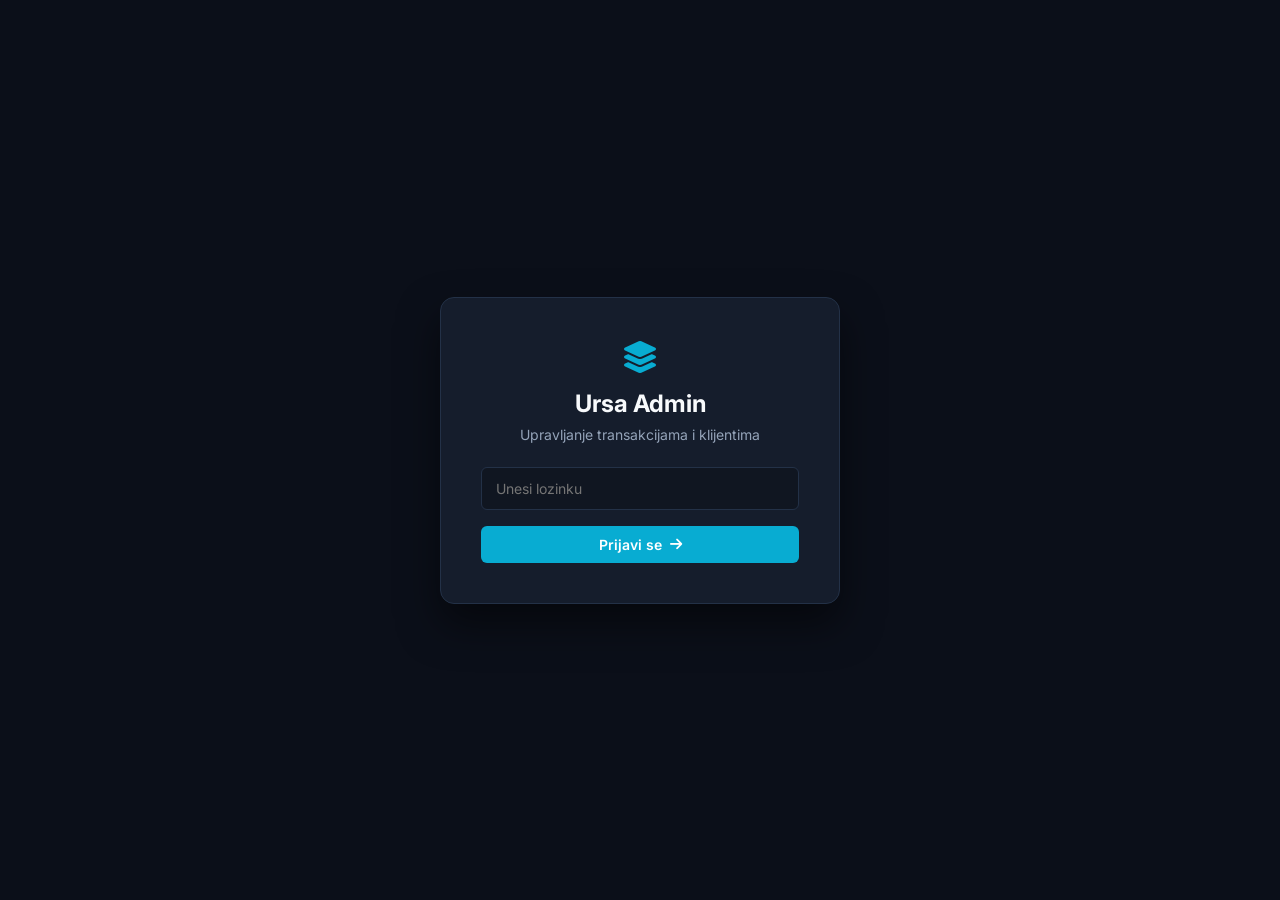
<file: admin.html>
<!DOCTYPE html>
<html lang="hr">
<head>
    <meta charset="UTF-8" />
    <title>Ursa Protocol - Admin</title>
    <meta http-equiv="refresh" content="0; url=/admin/" />
    <script>location.replace('/admin/' + location.hash);</script>
</head>
<body></body>
</html>
</file>
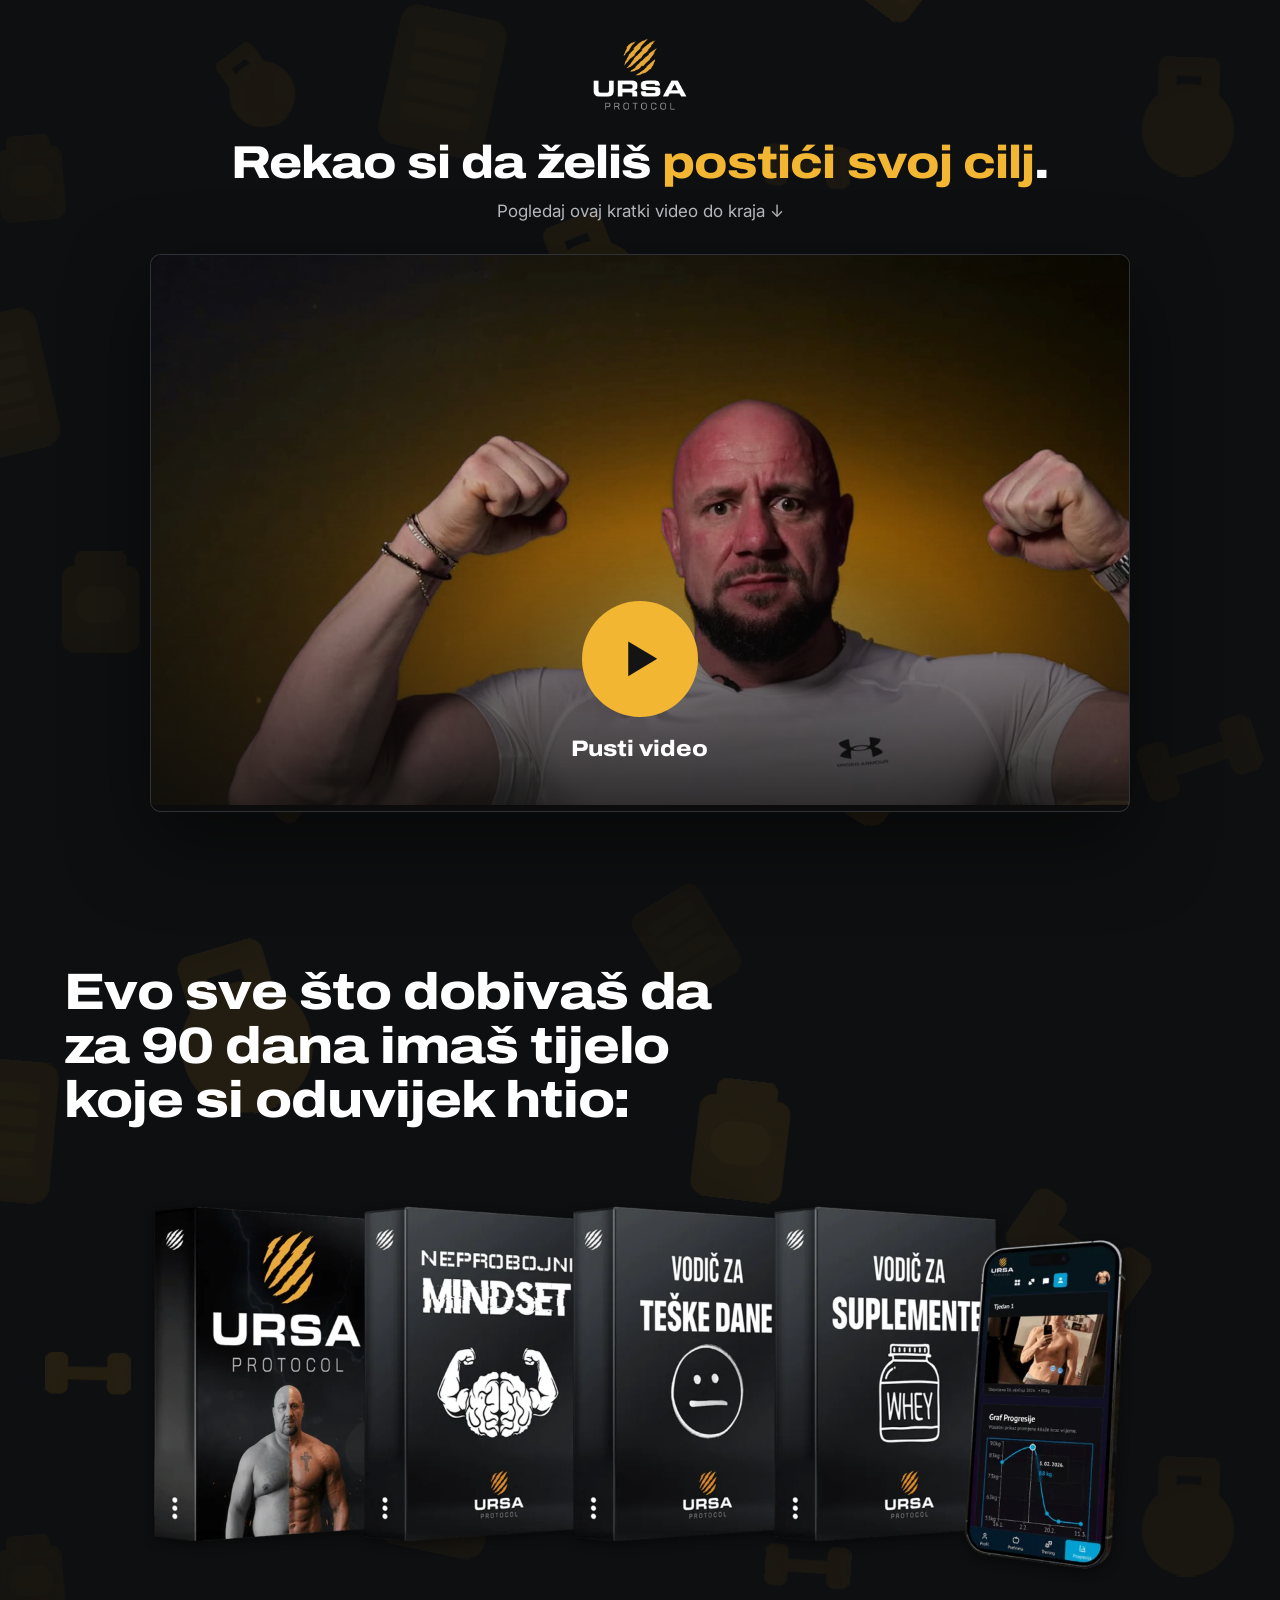
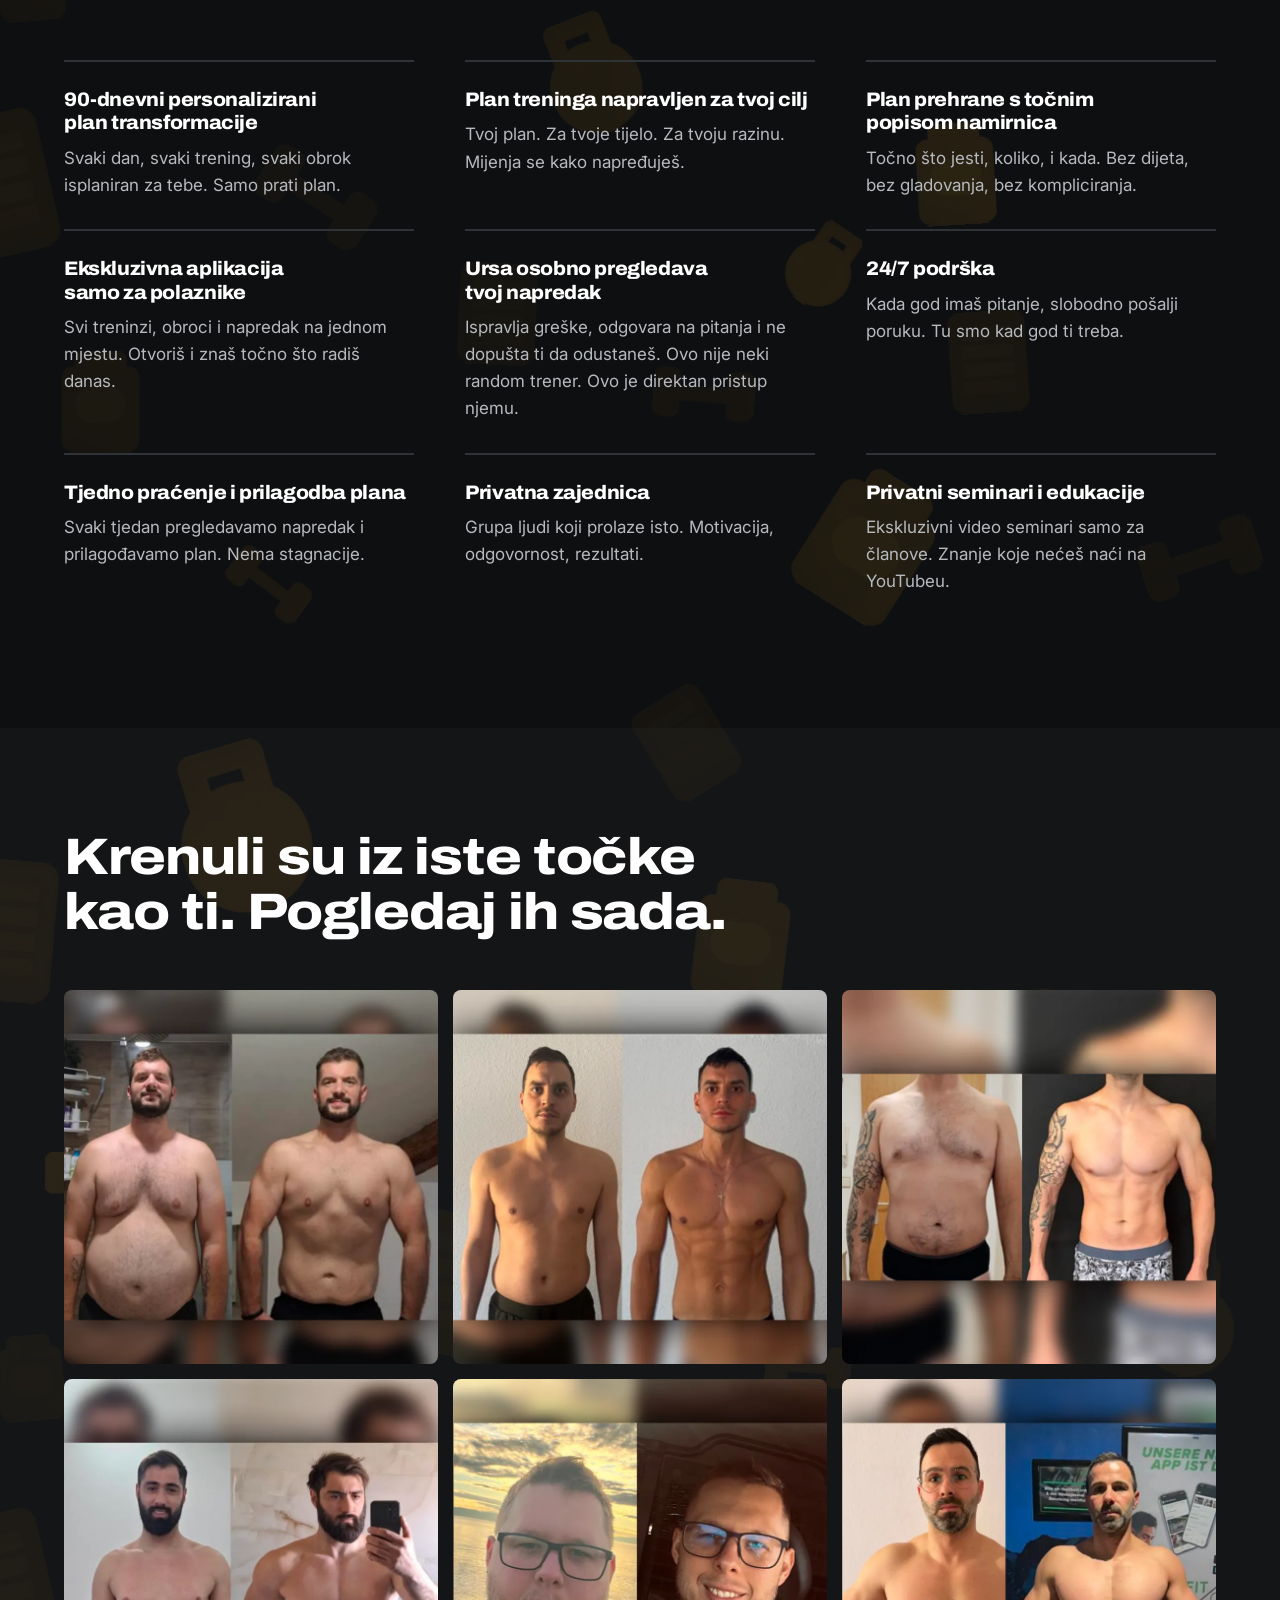
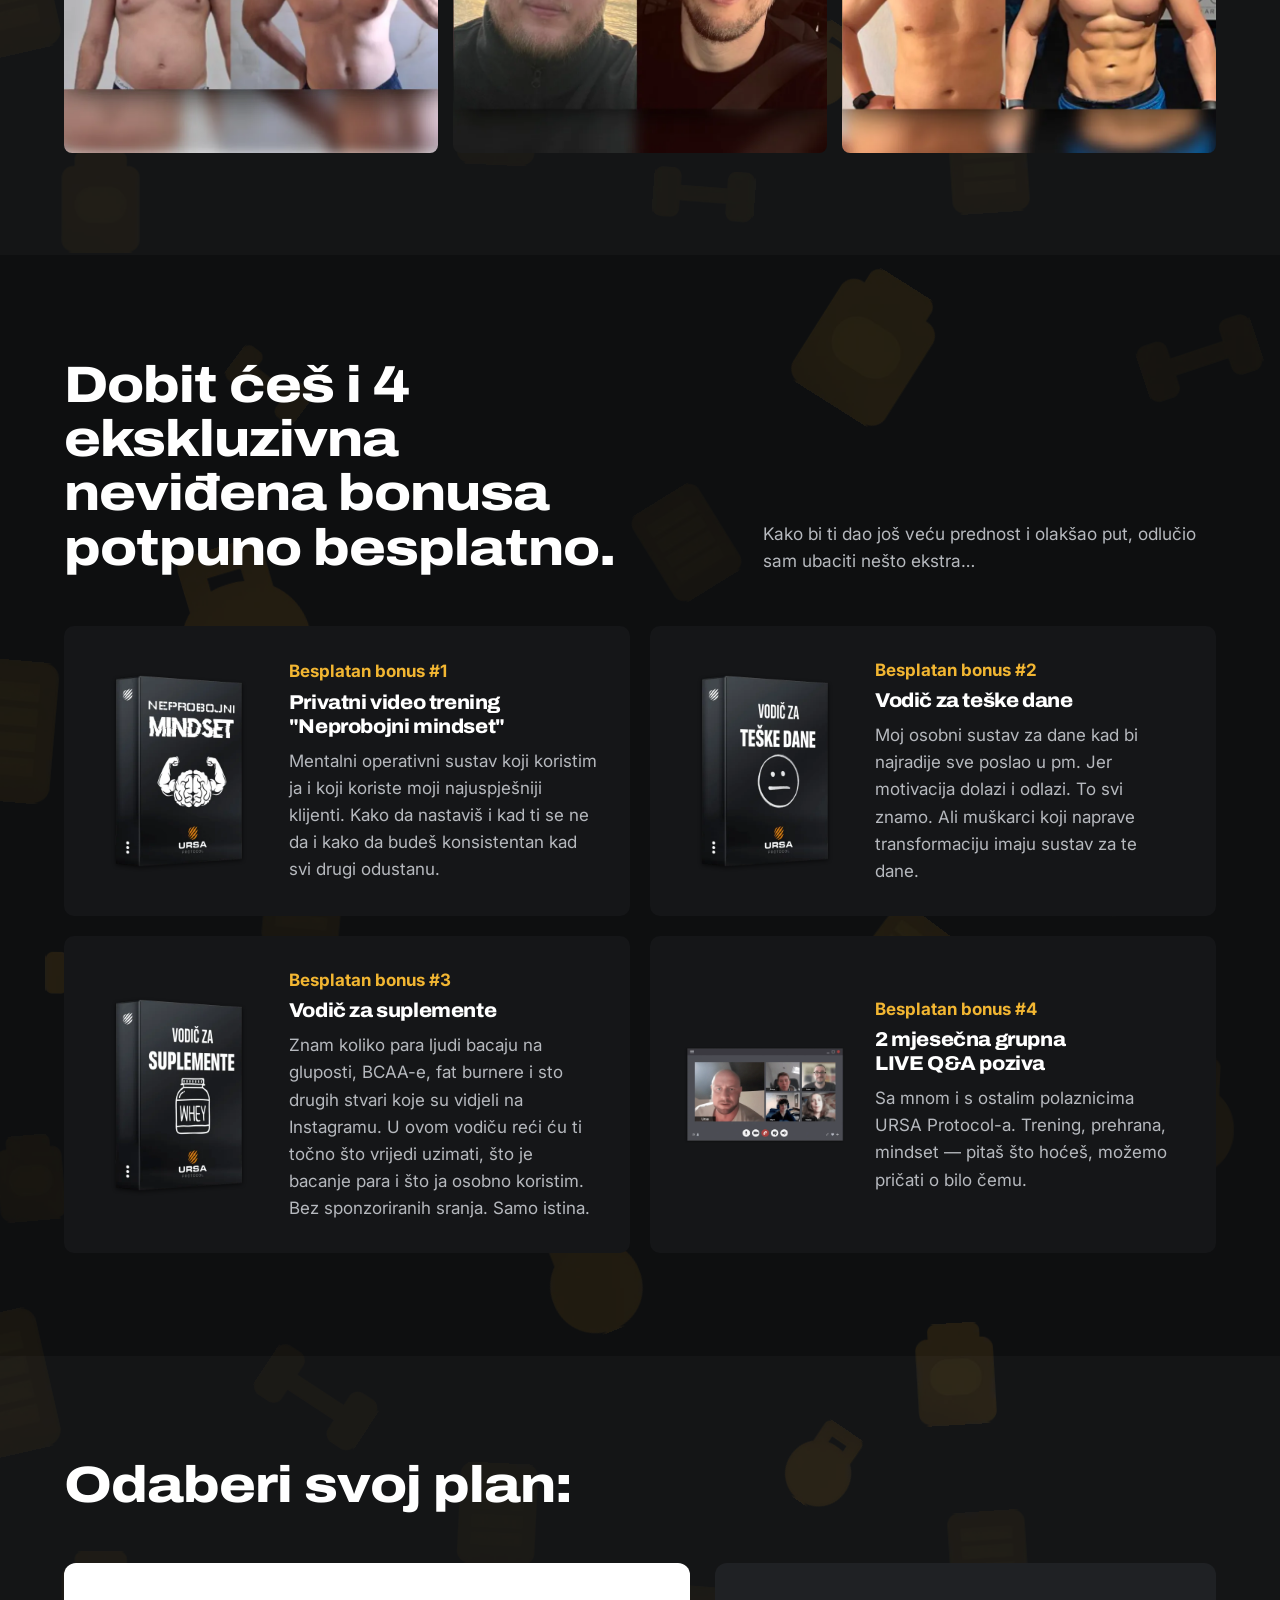
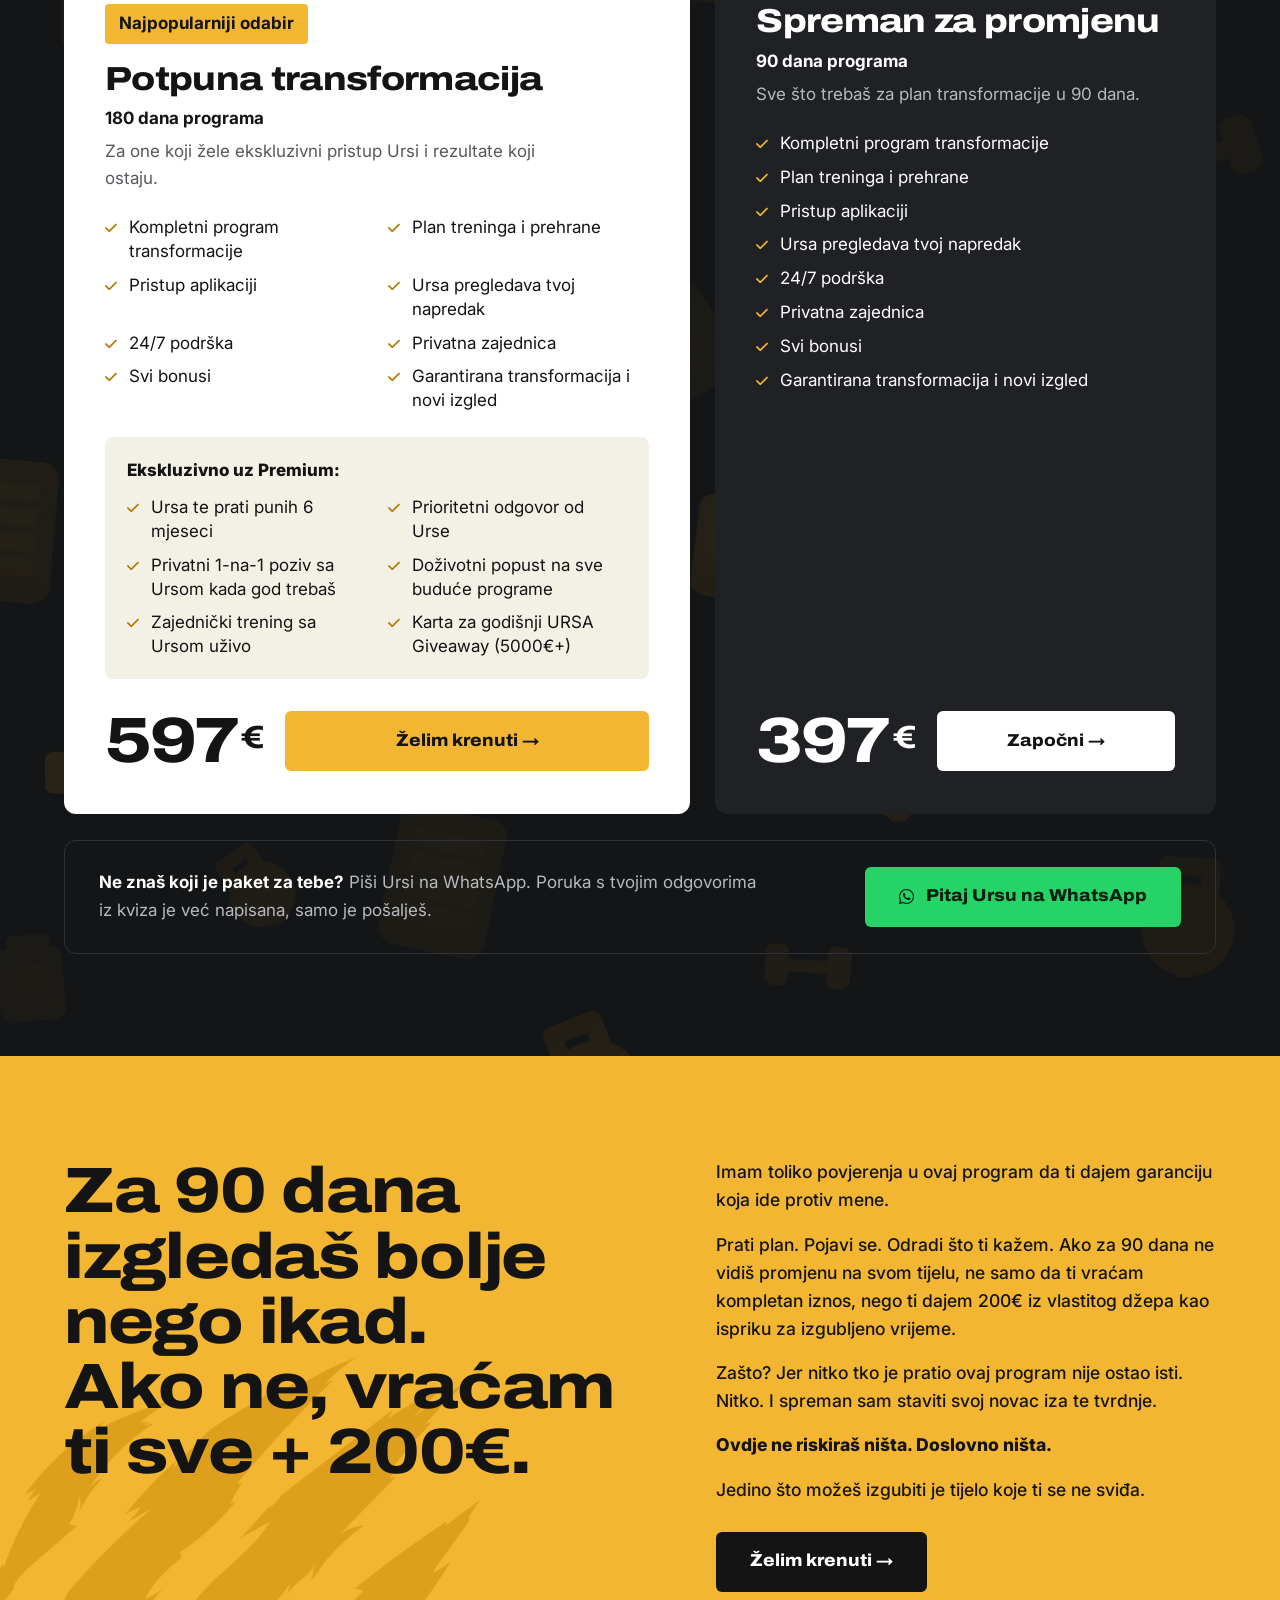
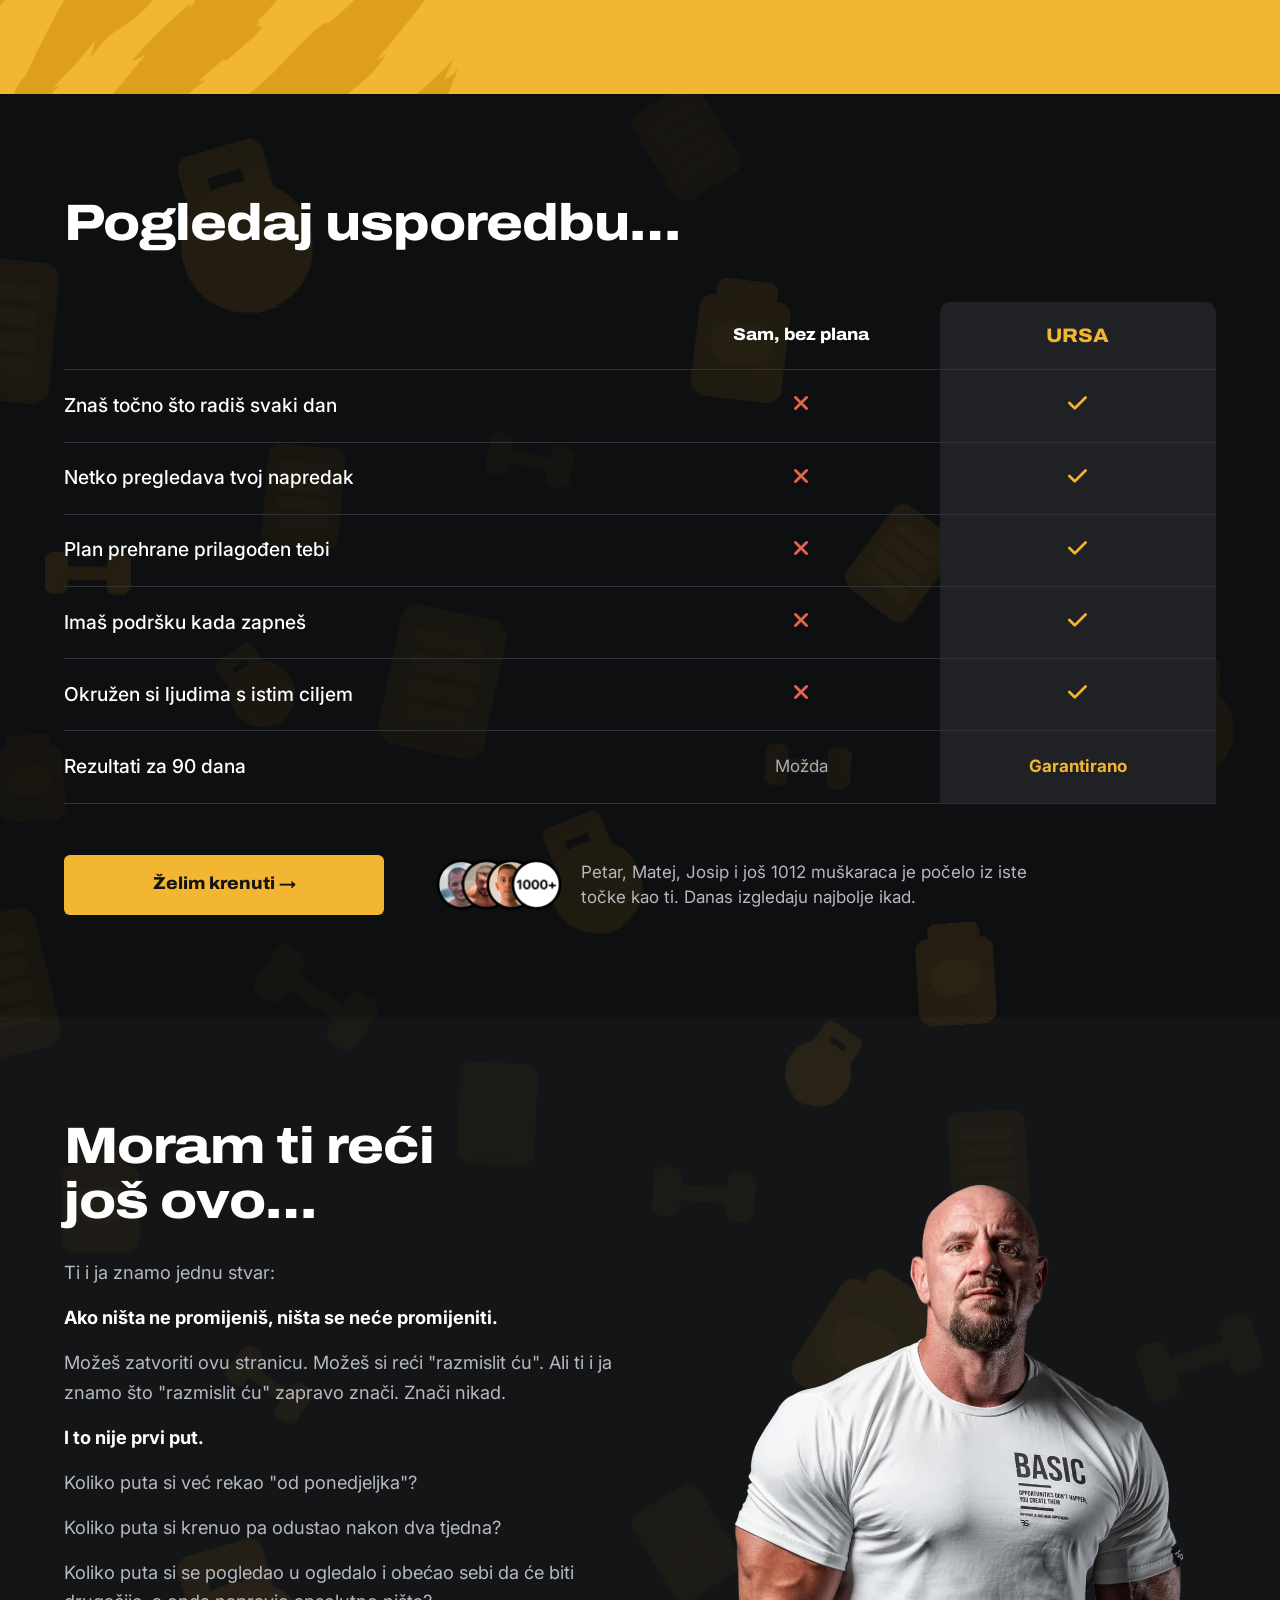
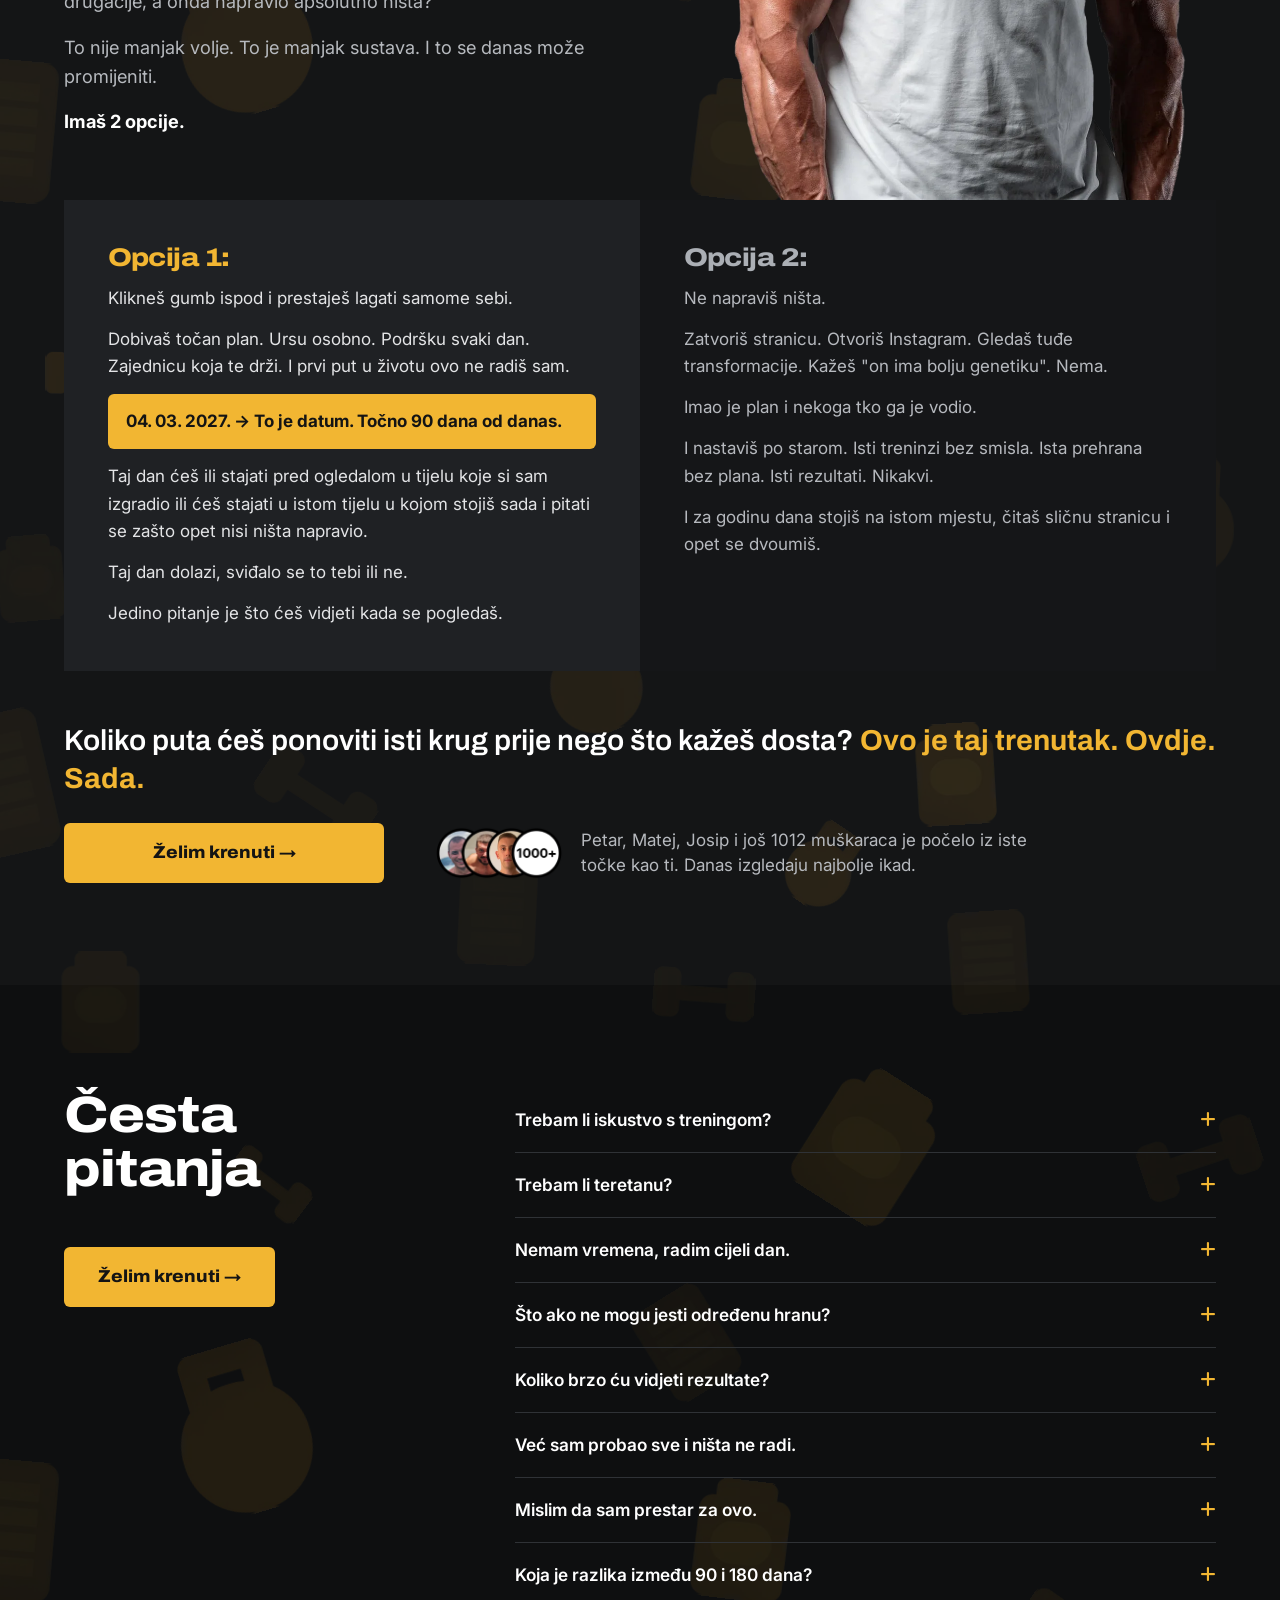
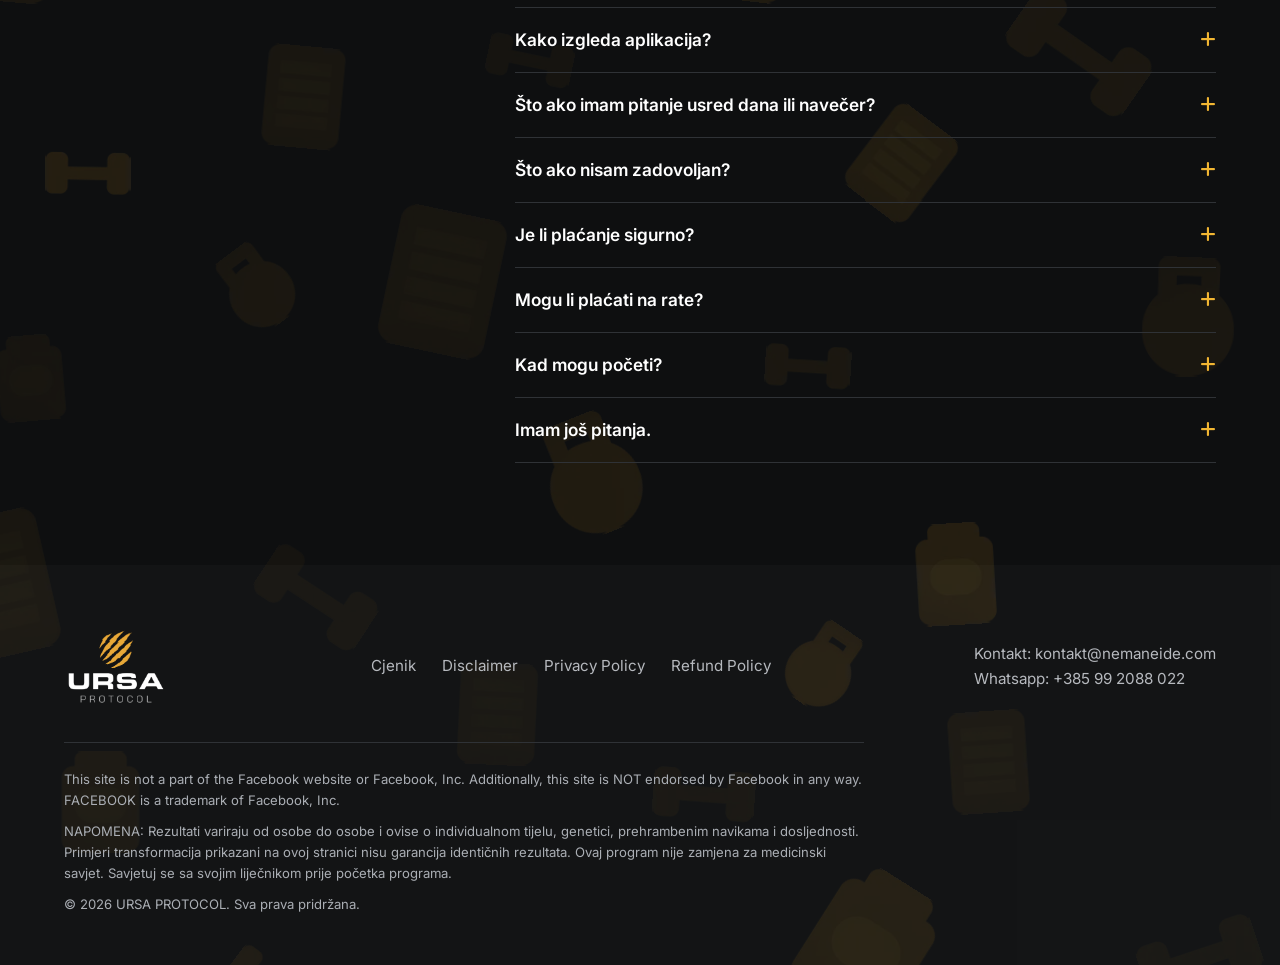
<file: vsl.html>
<!DOCTYPE html>
<html lang="hr">

<head>
    <meta charset="UTF-8" />
    <meta name="viewport" content="width=device-width, initial-scale=1.0" />
    <title>URSA PROTOCOL – Tvoj 90-dnevni plan transformacije</title>
    <meta name="description"
        content="Personalizirani video napravljen na temelju tvojih odgovora. 90-dnevni plan transformacije." />
    <meta name="theme-color" content="#0e0f10" />
    <!-- OG Tags -->
    <meta property="og:image" content="https://ursaprotocol.com/images/ogimage.jpeg" />
    <meta property="og:image:width" content="1200" />
    <meta property="og:image:height" content="630" />
    <link rel="preconnect" href="https://fonts.googleapis.com" />
    <link rel="preconnect" href="https://fonts.gstatic.com" crossorigin />
    <link href="https://fonts.googleapis.com/css2?family=Archivo:wdth,wght@100..125,600..800&family=Inter:wght@400;500;600;700;800&display=swap" rel="stylesheet" />
    <link rel="stylesheet" href="https://cdnjs.cloudflare.com/ajax/libs/font-awesome/6.5.0/css/all.min.css" />
    <link rel="icon" type="image/png" href="images/favicon.png" />
    <link rel="stylesheet" href="assets/ursa.css?v=1" />
    <link rel="stylesheet" href="assets/vsl.css?v=3" />
    <link rel="stylesheet" href="assets/sale.css?v=1" />
    <!-- PostHog Snippet -->
    <script>
        !function(t,e){var o,n,p,r;e.__SV||(window.posthog=e,e._i=[],e.init=function(i,s,a){function g(t,e){var o=e.split(".");2==o.length&&(t=t[o[0]],e=o[1]),t[e]=function(){t.push([e].concat(Array.prototype.slice.call(arguments,0)))}}(p=t.createElement("script")).type="text/javascript",p.async=!0,p.src=s.api_host.replace(".i.posthog.com","-assets.i.posthog.com")+"/static/array.js",(r=t.getElementsByTagName("script")[0]).parentNode.insertBefore(p,r);var u=e;for(void 0!==a?u=e[a]=[]:a="posthog",u.people=u.people||[],u.toString=function(t){var e="posthog";return"posthog"!==a&&(e+="."+a),t||(e+=" (stub)"),e},u.people.toString=function(){return u.toString(1)+".people (stub)"},o="init capture register register_once register_for_session unregister opt_out_capturing has_opted_out_capturing opt_in_capturing reset isFeatureEnabled getFeatureFlag getFeatureFlagPayload reloadFeatureFlags group identify setPersonProperties setPersonPropertiesForFlags resetPersonPropertiesForFlags setGroupPropertiesForFlags resetGroupPropertiesForFlags resetGroups onFeatureFlags addFeatureFlagsHandler onSessionId getSurveys getActiveMatchingSurveys renderSurvey canRenderSurvey getNextSurveyStep".split(" "),n=0;n<o.length;n++)g(u,o[n]);e._i.push([i,s,a])},e.__SV=1)}(document,window.posthog||[]);
        posthog.init('phc_AuRfJaborn4gGwAvKQAzWJtkQ8KWBbk6ruoBPymR3jAo', {
            api_host: 'https://eu.i.posthog.com',
            defaults: '2026-01-30',
            disable_session_recording: true // replay samo na quizu
        })
    </script>
    <!-- Meta pixel + atribucija (docs/tracking.md) -->
    <script src="assets/track.js?v=2"></script>
</head>

<!-- Sadržaj ponude, zaključavanje i analitika: assets/vsl-page.js. Player: assets/vsl-player.js -->
<body data-page="vsl" data-gender="auto" data-lock="1">
    <header class="hero" id="top">
        <div class="hero-in">
            <img class="hero-logo" src="images/web/logo.webp" width="640" height="510" alt="URSA PROTOCOL">
            <h1><span id="hero-said">Rekao si da želiš</span> <mark id="hero-goal">postići cilj</mark>.</h1>
            <p class="hero-note">Pogledaj ovaj kratki video do kraja ↓</p>

            <div class="vp" id="vsl-video"></div>

            <button type="button" class="lock" id="unlock-loader" hidden disabled>
                <span class="label" id="unlock-label">Tvoj sljedeći korak će se otključati za…</span>
                <span class="unlock-loader">
                    <svg viewBox="0 0 72 72" aria-hidden="true"><circle class="track" cx="36" cy="36" r="32"></circle><circle class="progress" cx="36" cy="36" r="32"></circle></svg>
                    <span class="unlock-loader-icon" id="unlock-icon"><i class="fa-solid fa-lock"></i></span>
                </span>
                <span class="time" id="unlock-time">2:20</span>
                <span class="btn open" id="unlock-label-bottom">Klikni ovdje za otključavanje ↓</span>
            </button>
        </div>
    </header>

    <main id="vsl-pitch" hidden></main>

    <script src="assets/vsl-player.js?v=1"></script>
    <script src="assets/sale.js?v=1"></script>
    <script src="assets/vsl-page.js?v=4"></script>
</body>

</html>
</file>
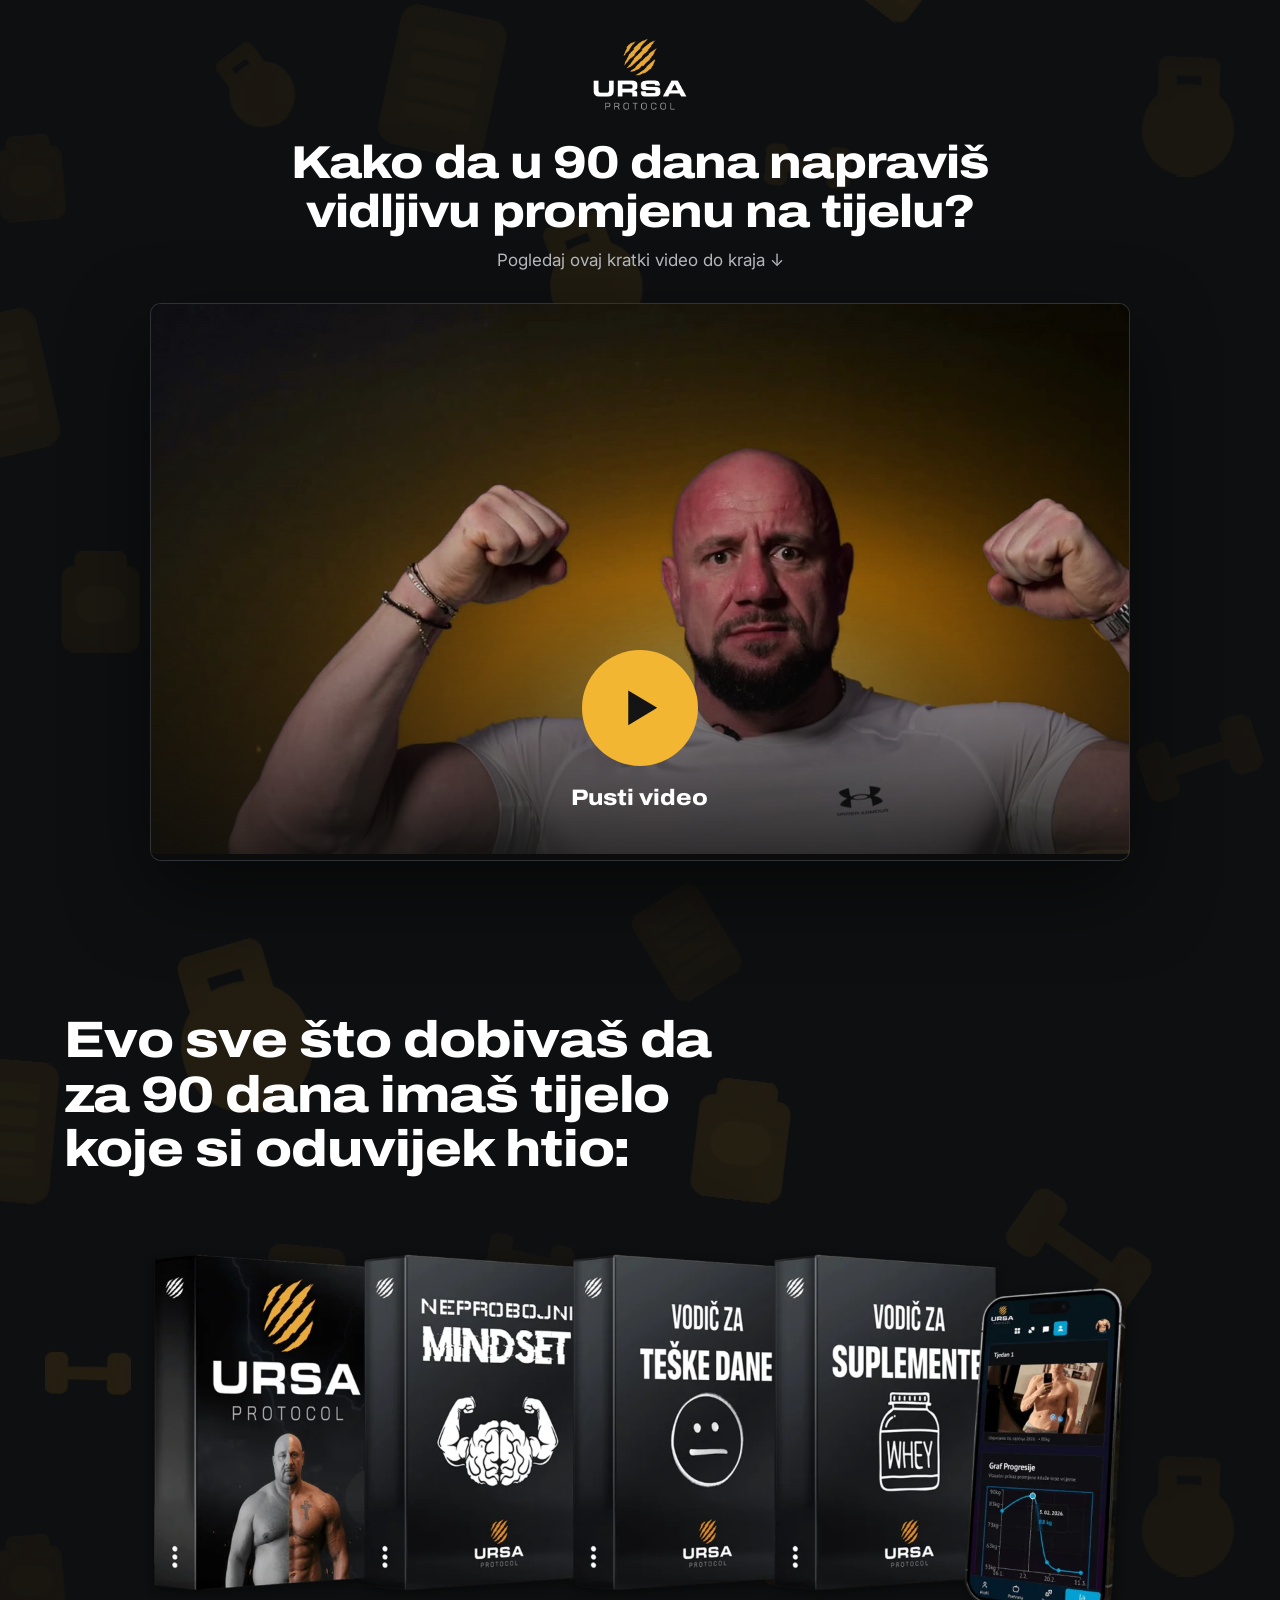
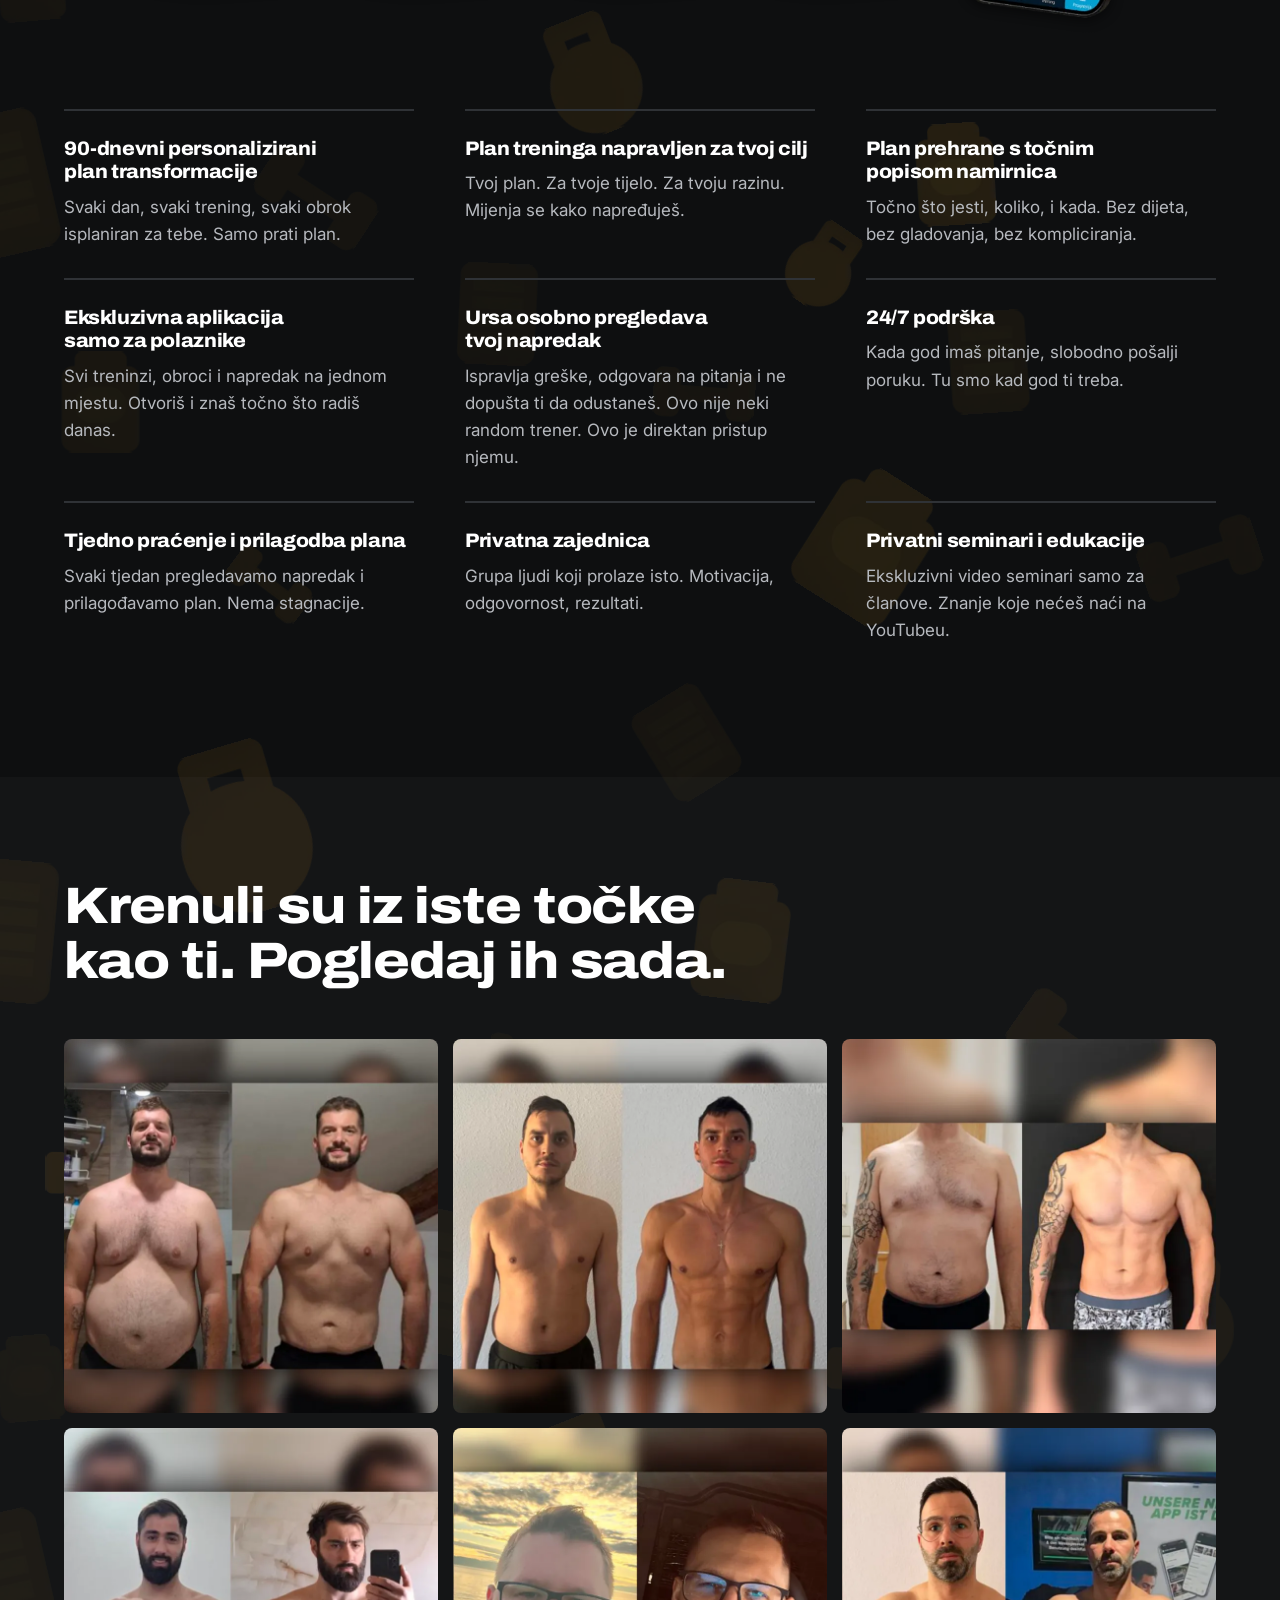
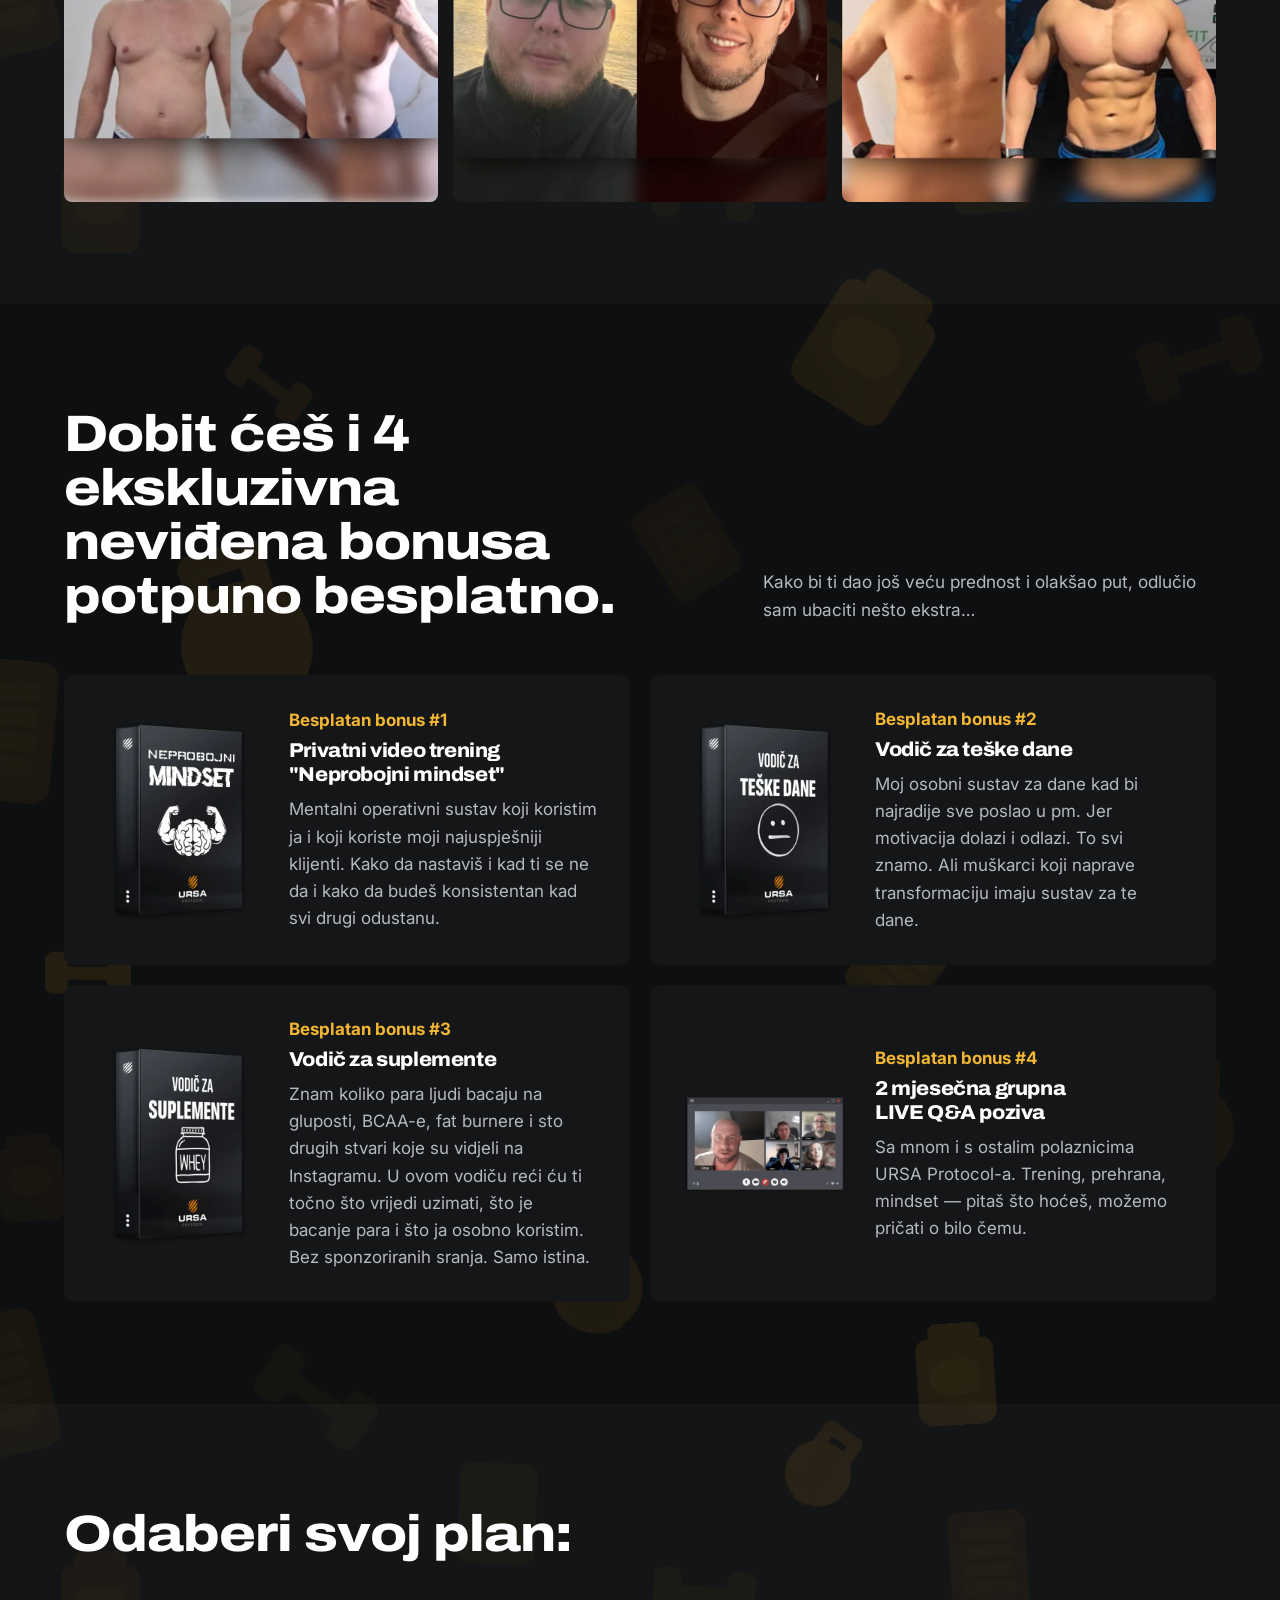
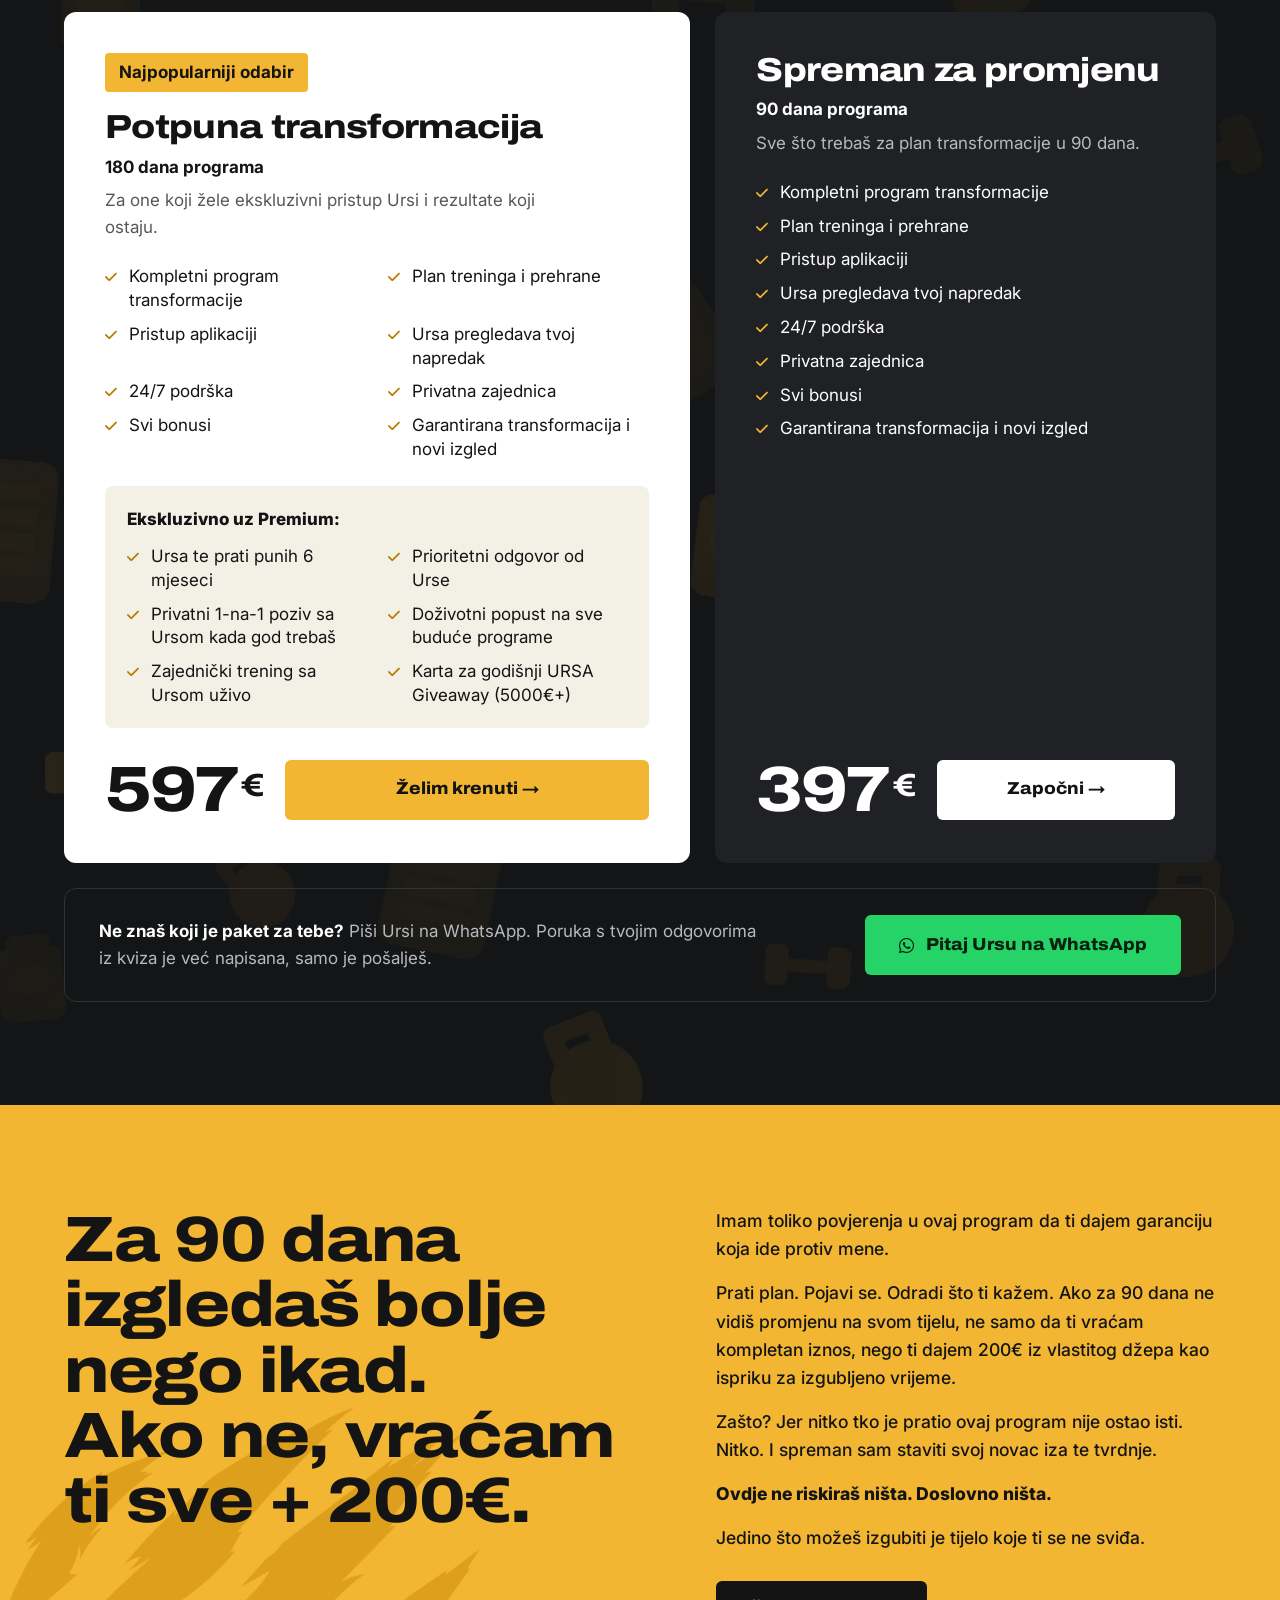
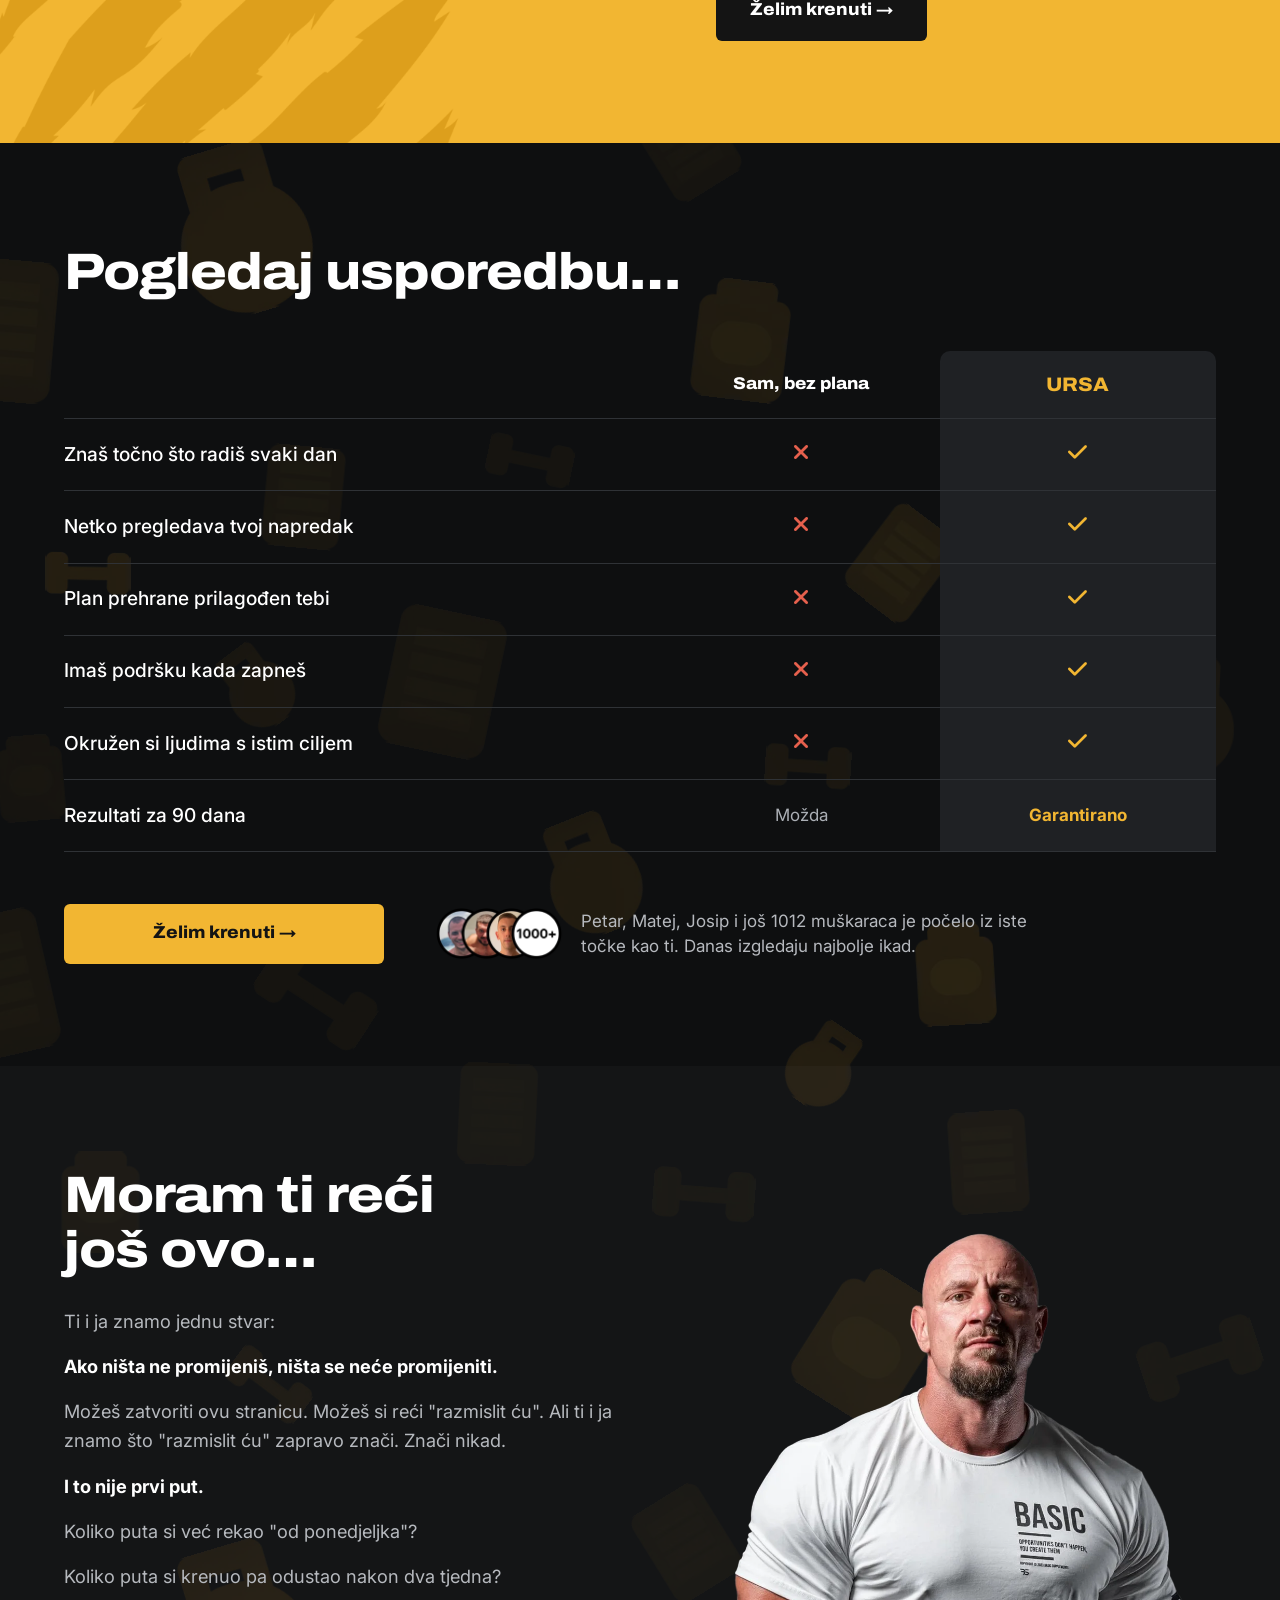
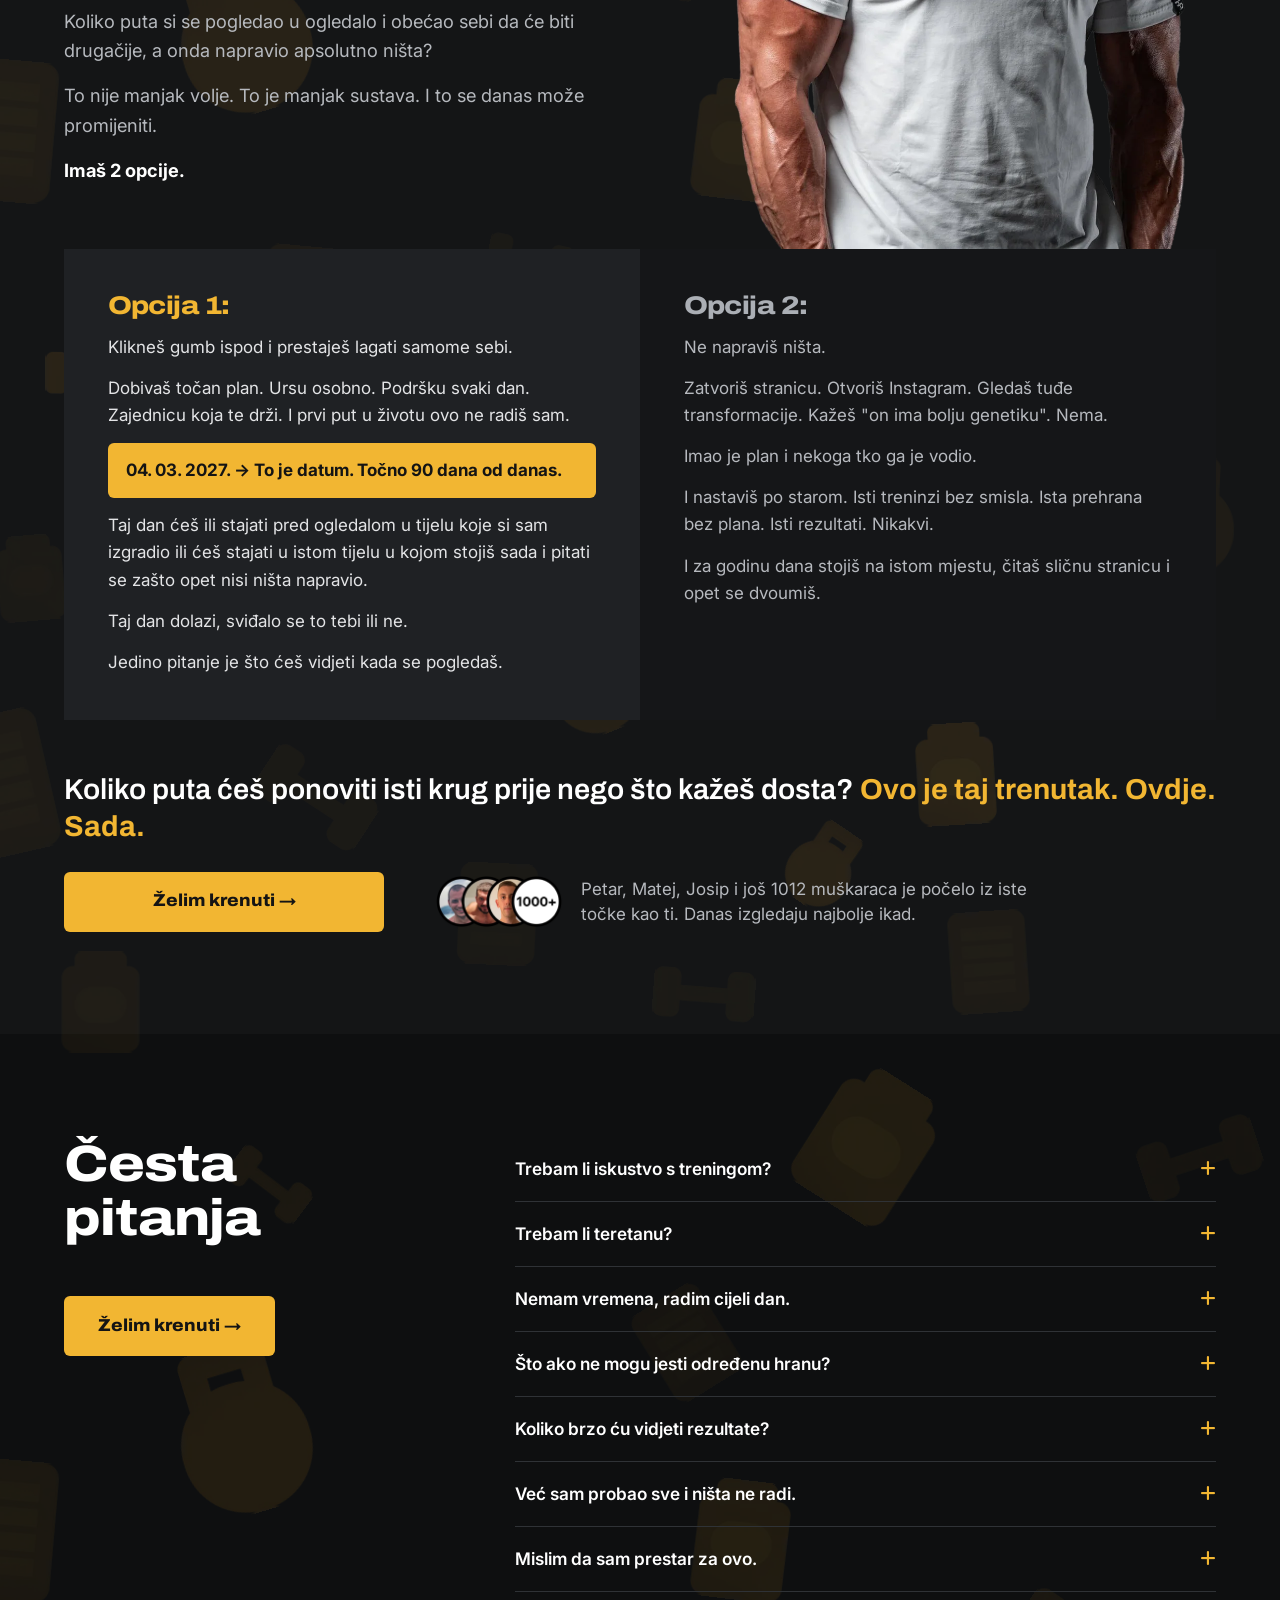
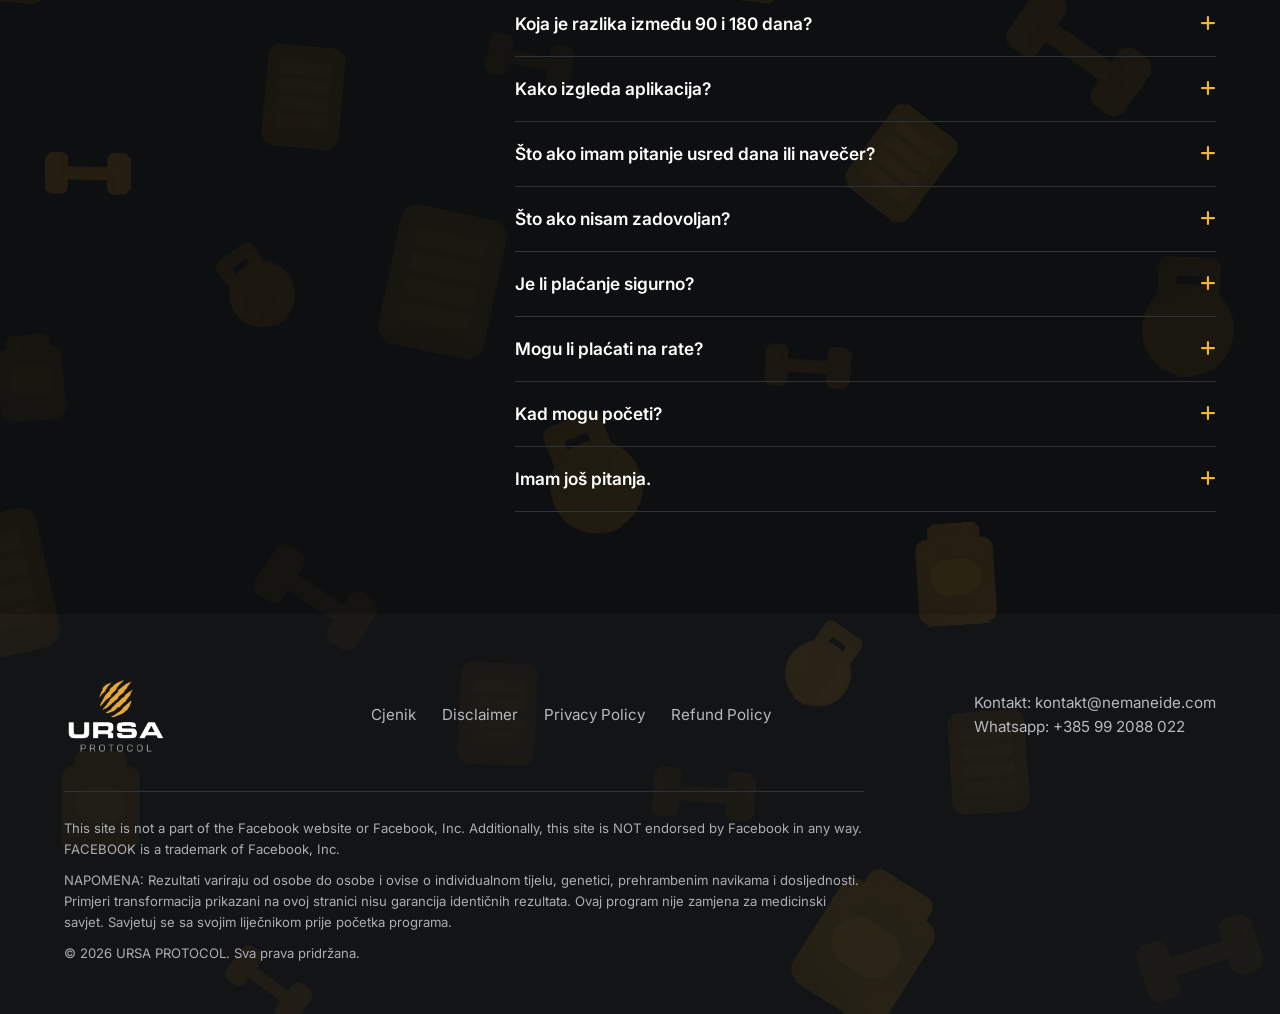
<file: vsl2.html>
<!DOCTYPE html>
<html lang="hr">

<head>
    <meta charset="UTF-8" />
    <meta name="viewport" content="width=device-width, initial-scale=1.0" />
    <title>URSA PROTOCOL – Tvoj 90-dnevni plan transformacije</title>
    <meta name="description"
        content="Personalizirani video napravljen na temelju tvojih odgovora. 90-dnevni plan transformacije." />
    <meta name="theme-color" content="#0e0f10" />
    <!-- OG Tags -->
    <meta property="og:image" content="https://ursaprotocol.com/images/ogimage2.jpeg" />
    <meta property="og:image:width" content="1200" />
    <meta property="og:image:height" content="630" />
    <link rel="preconnect" href="https://fonts.googleapis.com" />
    <link rel="preconnect" href="https://fonts.gstatic.com" crossorigin />
    <link href="https://fonts.googleapis.com/css2?family=Archivo:wdth,wght@100..125,600..800&family=Inter:wght@400;500;600;700;800&display=swap" rel="stylesheet" />
    <link rel="stylesheet" href="https://cdnjs.cloudflare.com/ajax/libs/font-awesome/6.5.0/css/all.min.css" />
    <link rel="icon" type="image/png" href="images/favicon.png" />
    <link rel="stylesheet" href="assets/ursa.css?v=1" />
    <link rel="stylesheet" href="assets/vsl.css?v=3" />
    <link rel="stylesheet" href="assets/sale.css?v=1" />
    <!-- PostHog Snippet -->
    <script>
        !function(t,e){var o,n,p,r;e.__SV||(window.posthog=e,e._i=[],e.init=function(i,s,a){function g(t,e){var o=e.split(".");2==o.length&&(t=t[o[0]],e=o[1]),t[e]=function(){t.push([e].concat(Array.prototype.slice.call(arguments,0)))}}(p=t.createElement("script")).type="text/javascript",p.async=!0,p.src=s.api_host.replace(".i.posthog.com","-assets.i.posthog.com")+"/static/array.js",(r=t.getElementsByTagName("script")[0]).parentNode.insertBefore(p,r);var u=e;for(void 0!==a?u=e[a]=[]:a="posthog",u.people=u.people||[],u.toString=function(t){var e="posthog";return"posthog"!==a&&(e+="."+a),t||(e+=" (stub)"),e},u.people.toString=function(){return u.toString(1)+".people (stub)"},o="init capture register register_once register_for_session unregister opt_out_capturing has_opted_out_capturing opt_in_capturing reset isFeatureEnabled getFeatureFlag getFeatureFlagPayload reloadFeatureFlags group identify setPersonProperties setPersonPropertiesForFlags resetPersonPropertiesForFlags setGroupPropertiesForFlags resetGroupPropertiesForFlags resetGroups onFeatureFlags addFeatureFlagsHandler onSessionId getSurveys getActiveMatchingSurveys renderSurvey canRenderSurvey getNextSurveyStep".split(" "),n=0;n<o.length;n++)g(u,o[n]);e._i.push([i,s,a])},e.__SV=1)}(document,window.posthog||[]);
        posthog.init('phc_AuRfJaborn4gGwAvKQAzWJtkQ8KWBbk6ruoBPymR3jAo', {
            api_host: 'https://eu.i.posthog.com',
            defaults: '2026-01-30',
            disable_session_recording: true // replay samo na quizu
        })
    </script>
    <!-- Meta pixel + atribucija (docs/tracking.md) -->
    <script src="assets/track.js?v=2"></script>
</head>

<!-- Sadržaj ponude, zaključavanje i analitika: assets/vsl-page.js. Player: assets/vsl-player.js -->
<body data-page="vsl2" data-gender="m" data-lock="1">
    <header class="hero" id="top">
        <div class="hero-in">
            <img class="hero-logo" src="images/web/logo.webp" width="640" height="510" alt="URSA PROTOCOL">
            <h1>Kako da u 90 dana napraviš vidljivu promjenu na tijelu?</h1>
            <p class="hero-note">Pogledaj ovaj kratki video do kraja ↓</p>

            <div class="vp" id="vsl-video"></div>

            <button type="button" class="lock" id="unlock-loader" hidden disabled>
                <span class="label" id="unlock-label">Tvoj sljedeći korak će se otključati za…</span>
                <span class="unlock-loader">
                    <svg viewBox="0 0 72 72" aria-hidden="true"><circle class="track" cx="36" cy="36" r="32"></circle><circle class="progress" cx="36" cy="36" r="32"></circle></svg>
                    <span class="unlock-loader-icon" id="unlock-icon"><i class="fa-solid fa-lock"></i></span>
                </span>
                <span class="time" id="unlock-time">2:20</span>
                <span class="btn open" id="unlock-label-bottom">Klikni ovdje za otključavanje ↓</span>
            </button>
        </div>
    </header>

    <main id="vsl-pitch" hidden></main>

    <script src="assets/vsl-player.js?v=1"></script>
    <script src="assets/sale.js?v=1"></script>
    <script src="assets/vsl-page.js?v=4"></script>
</body>

</html>
</file>
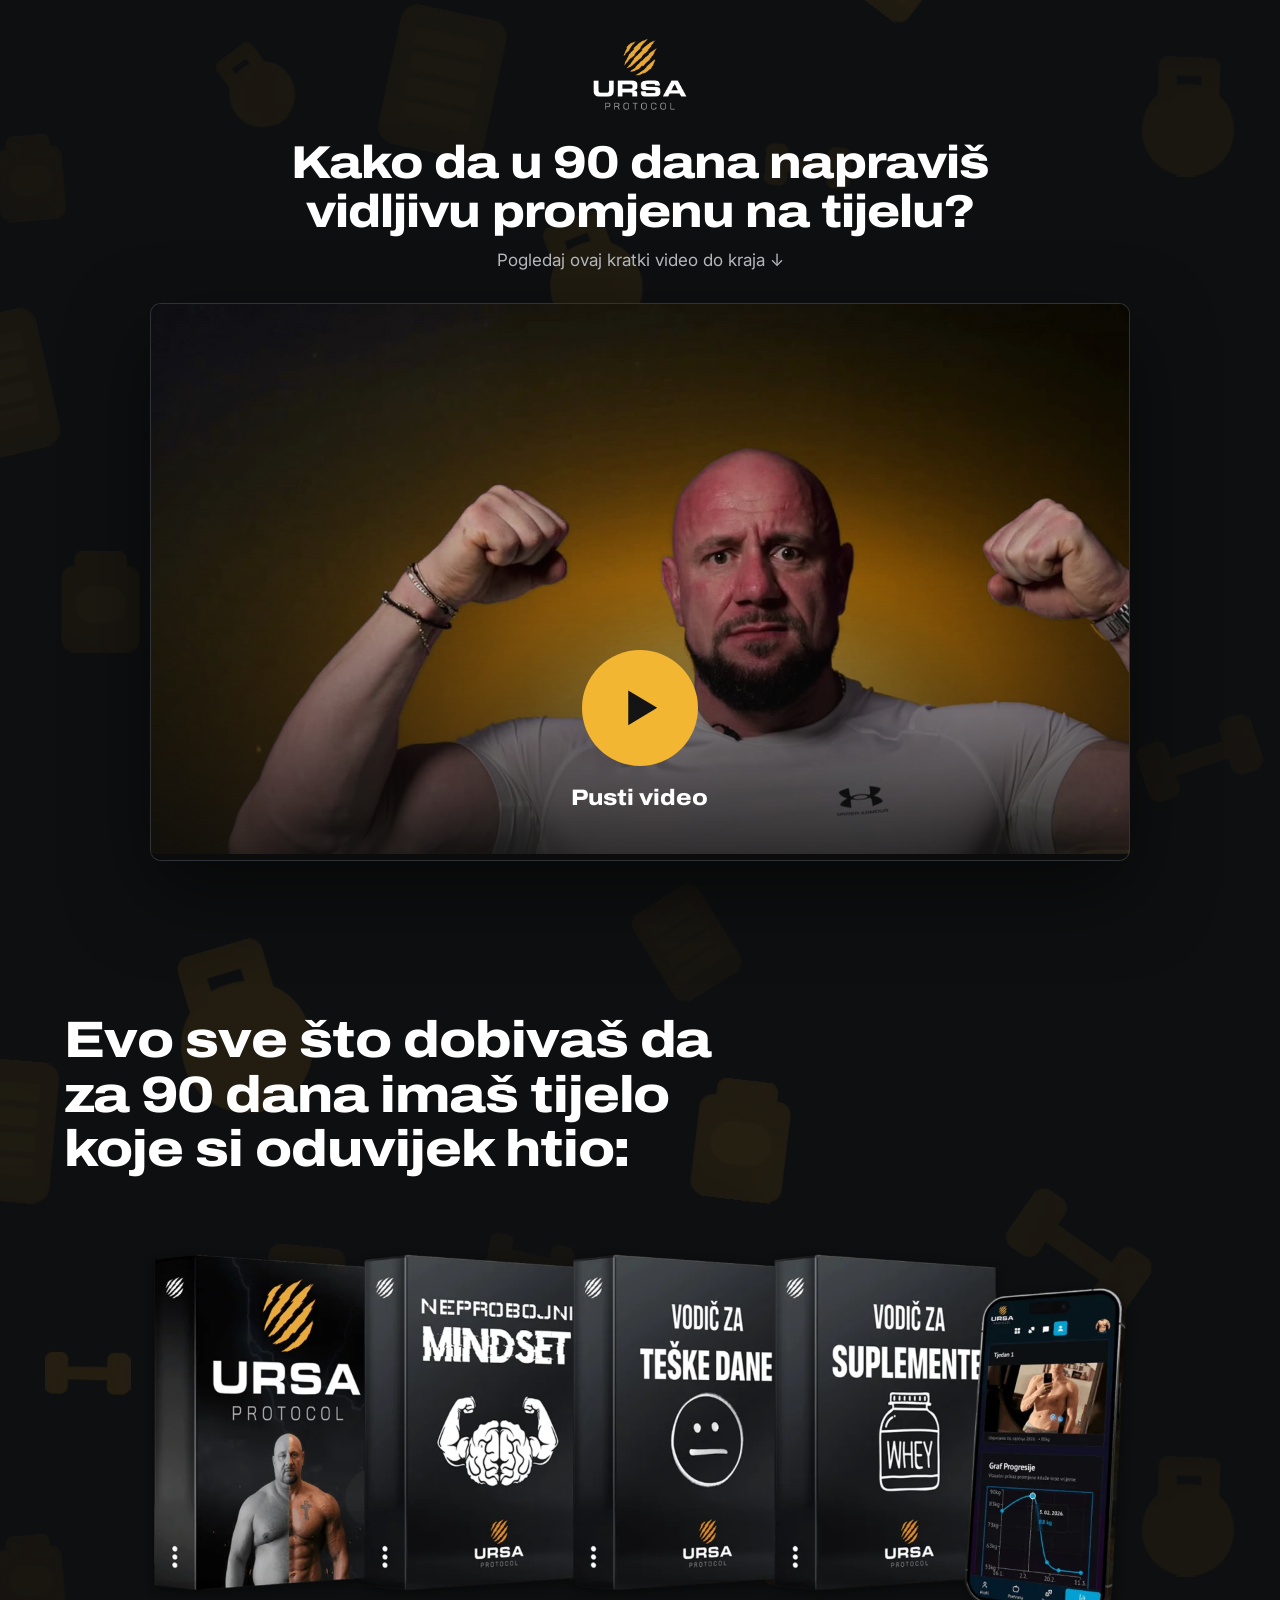
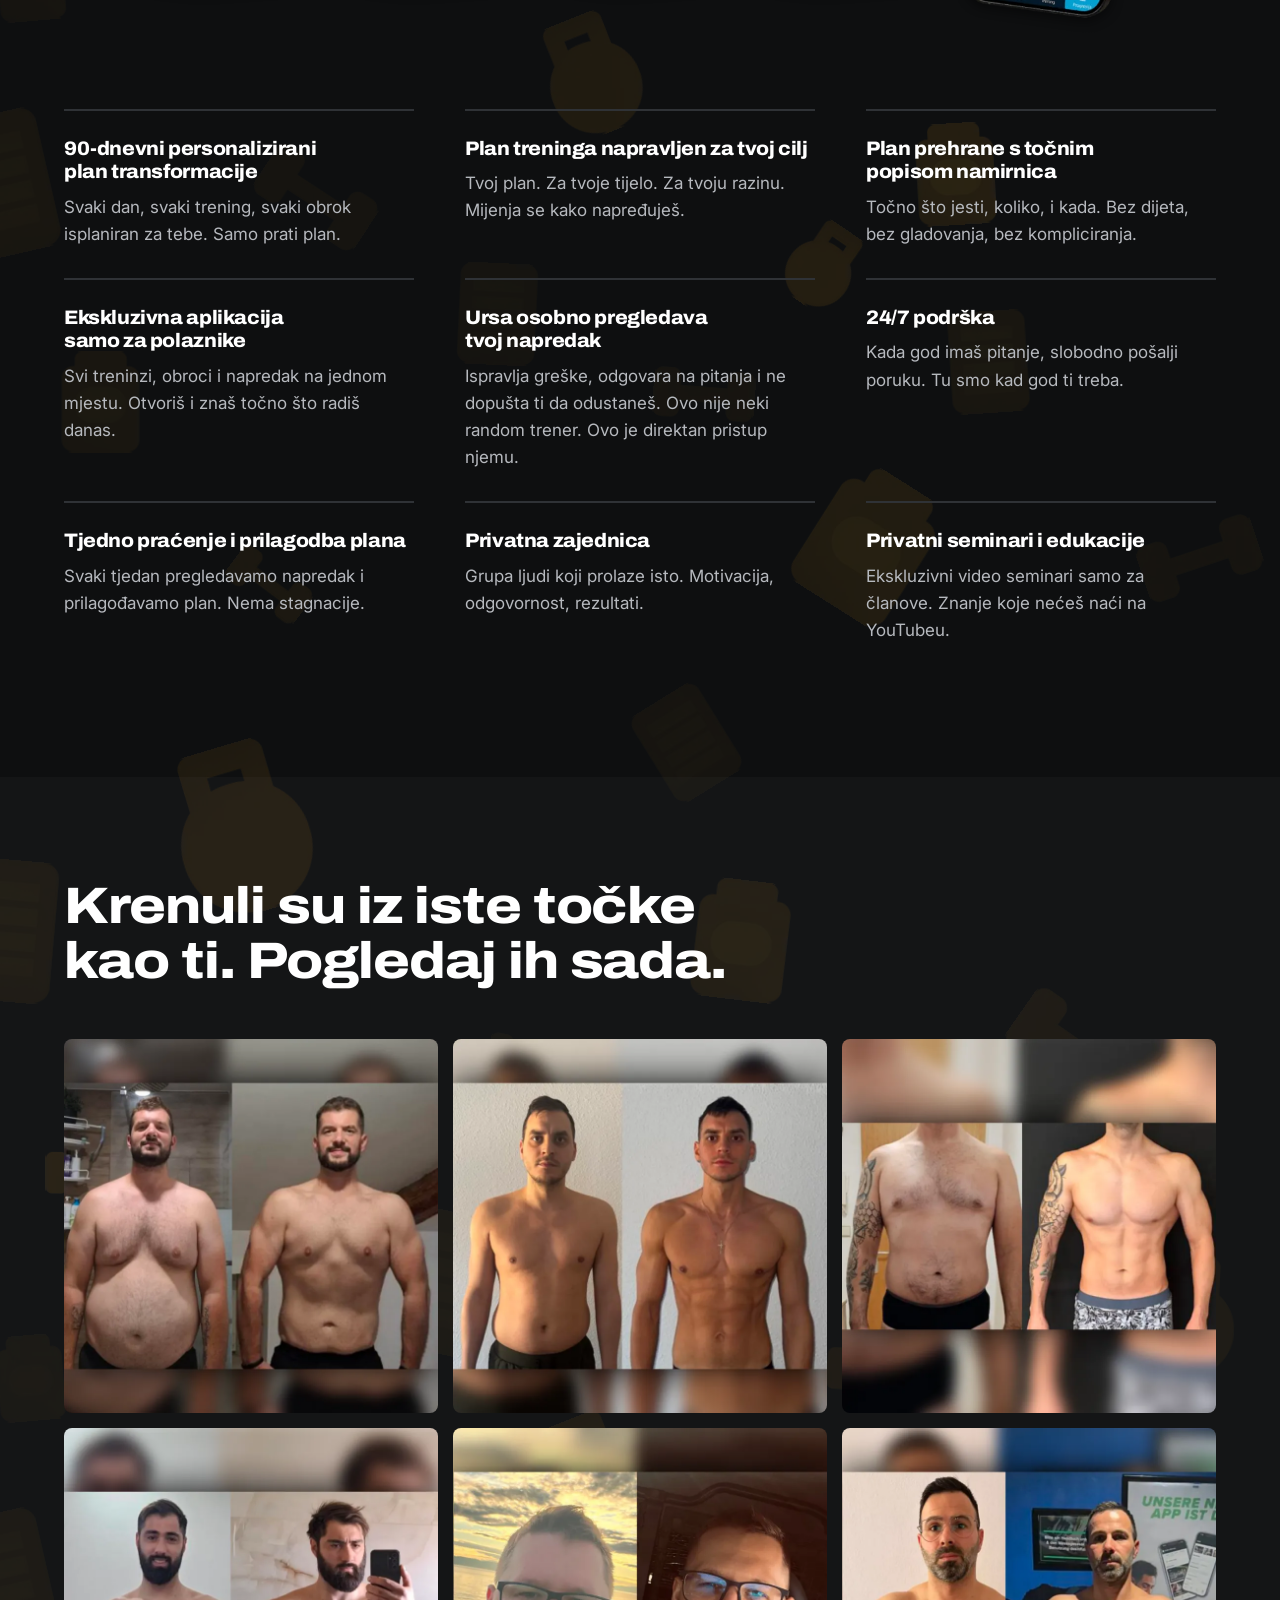
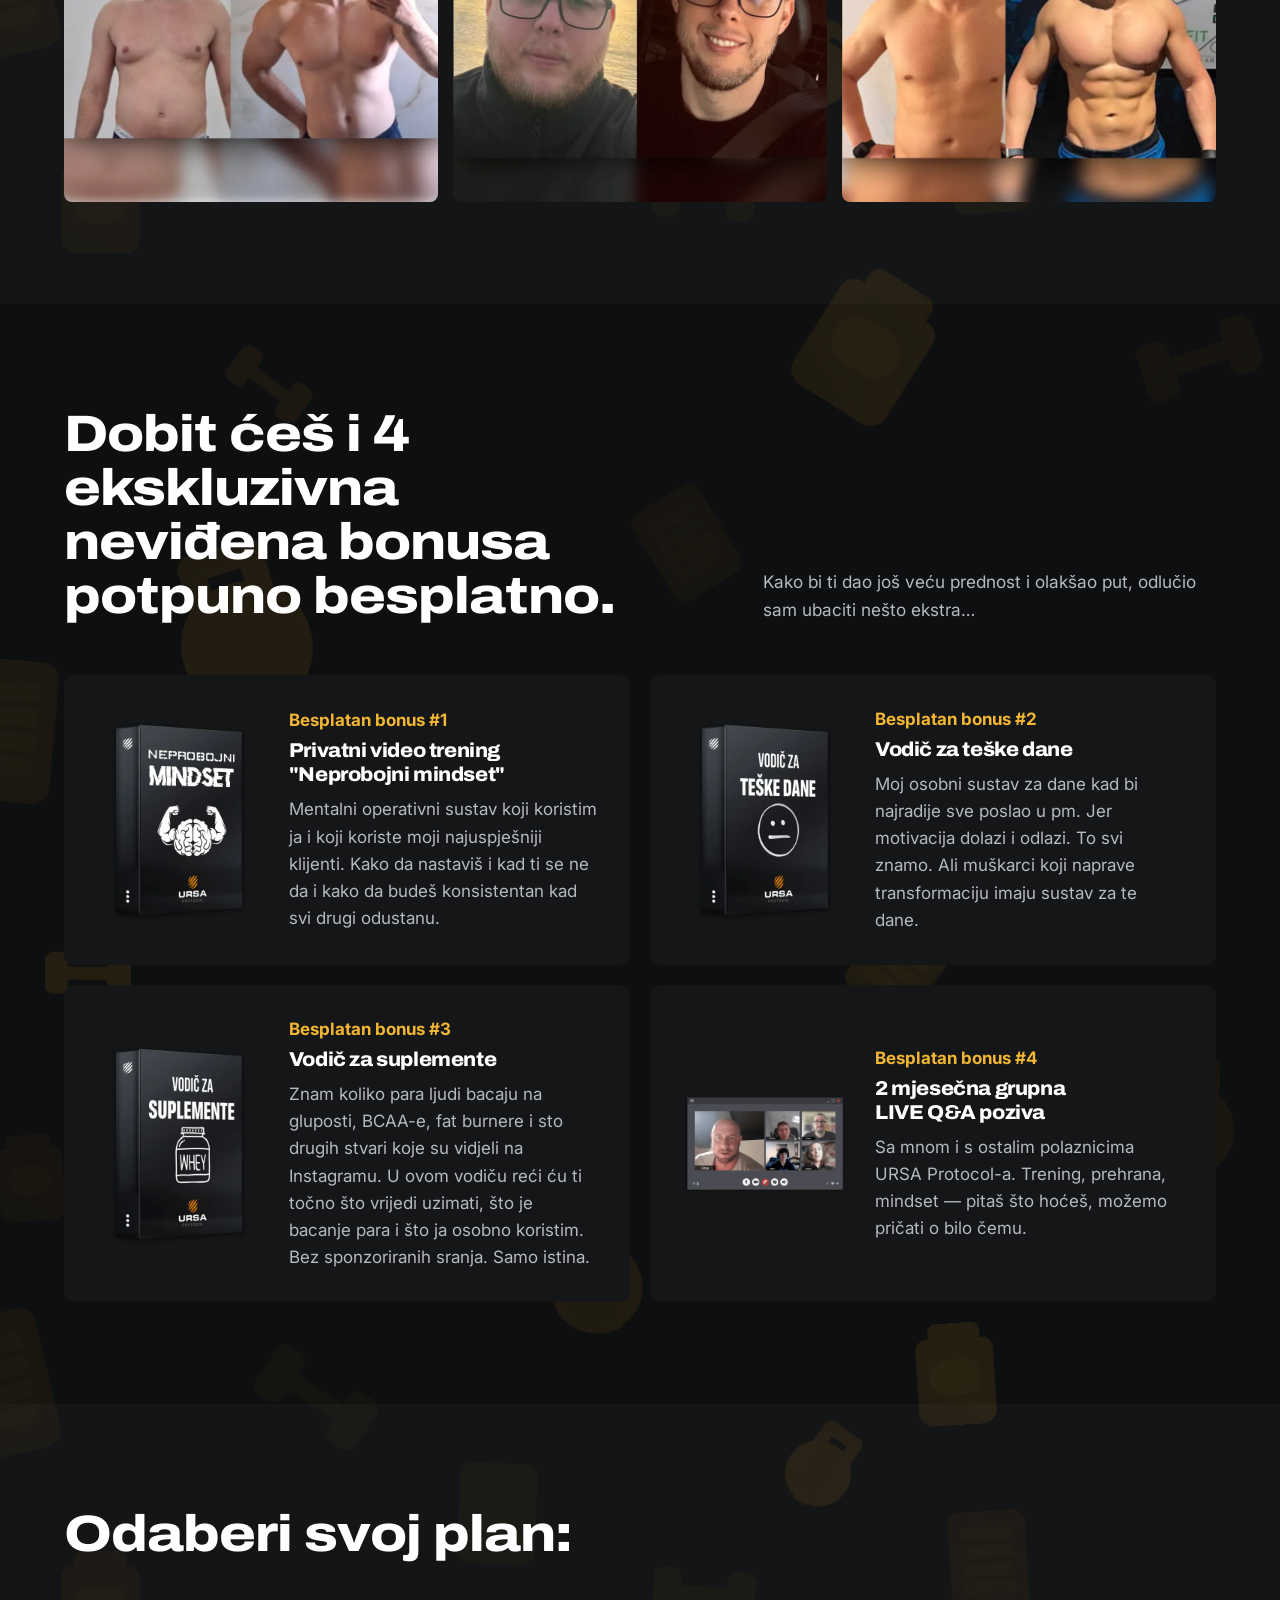
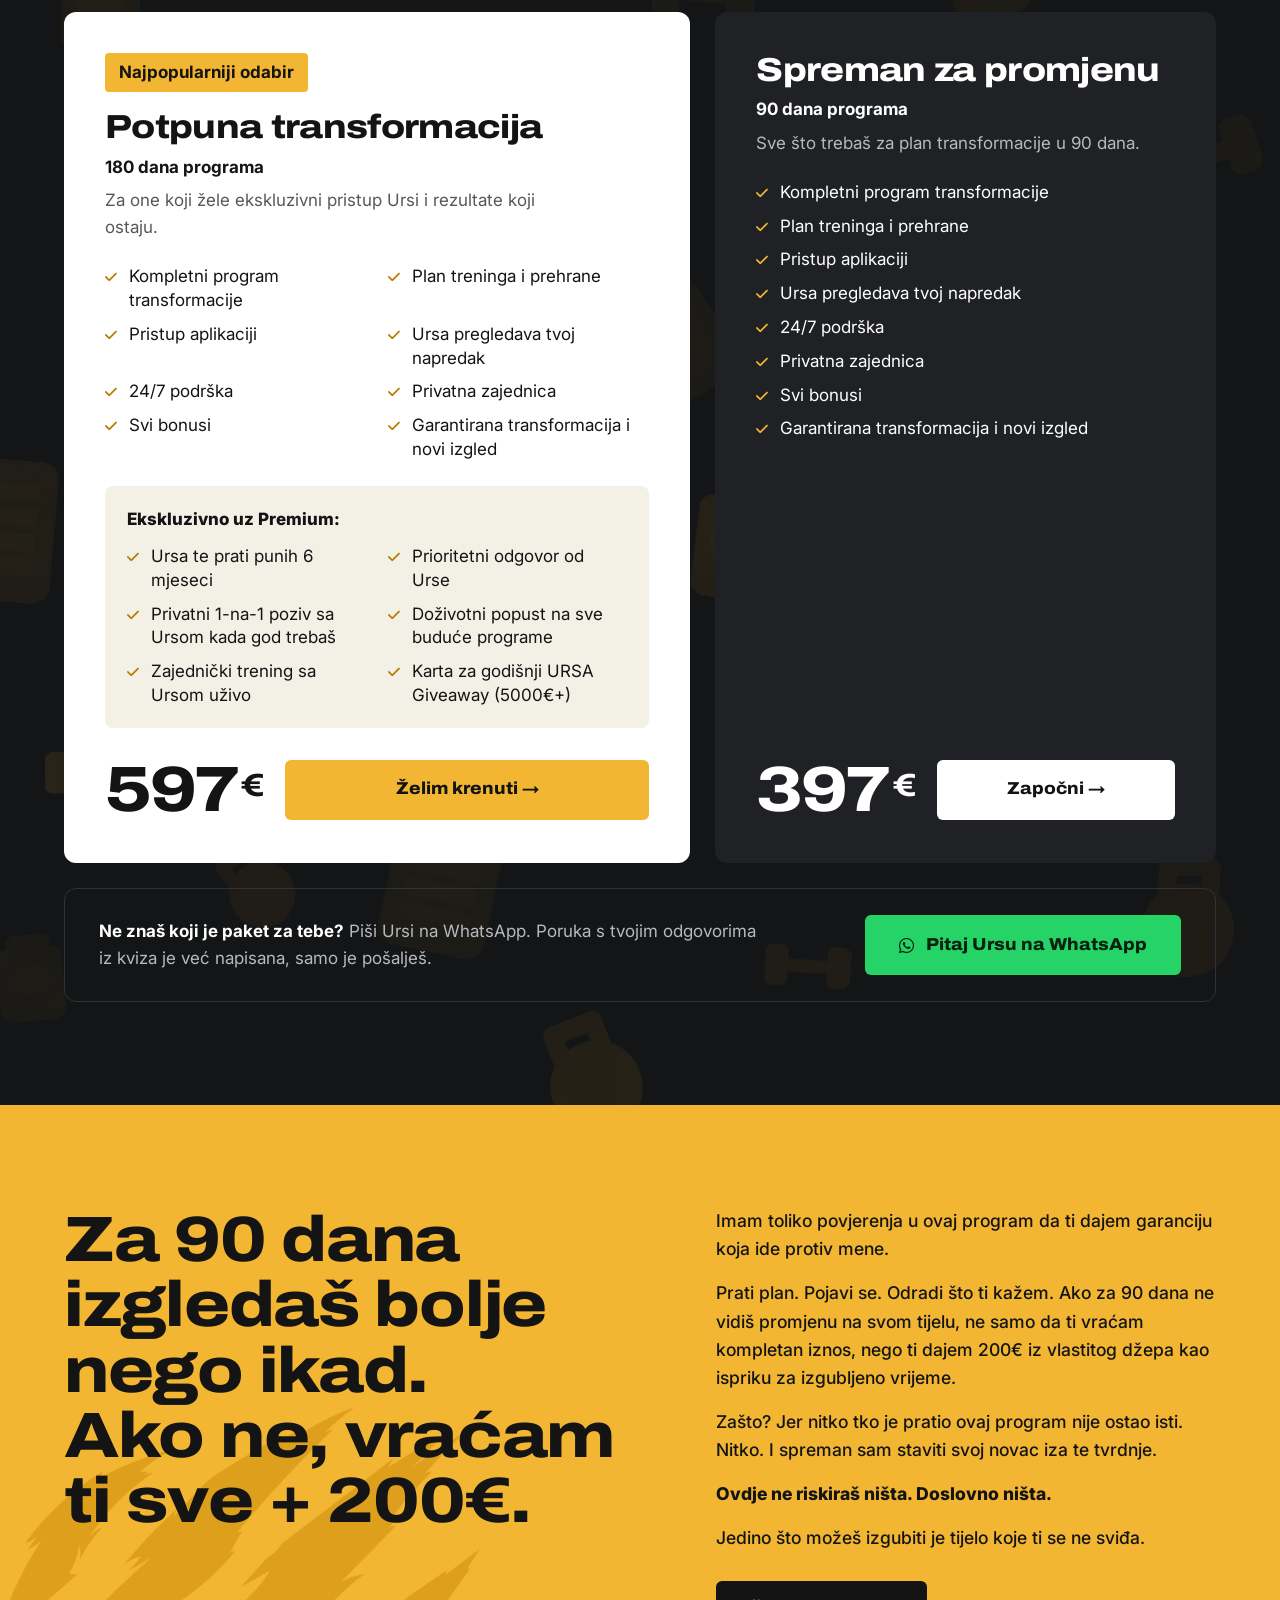
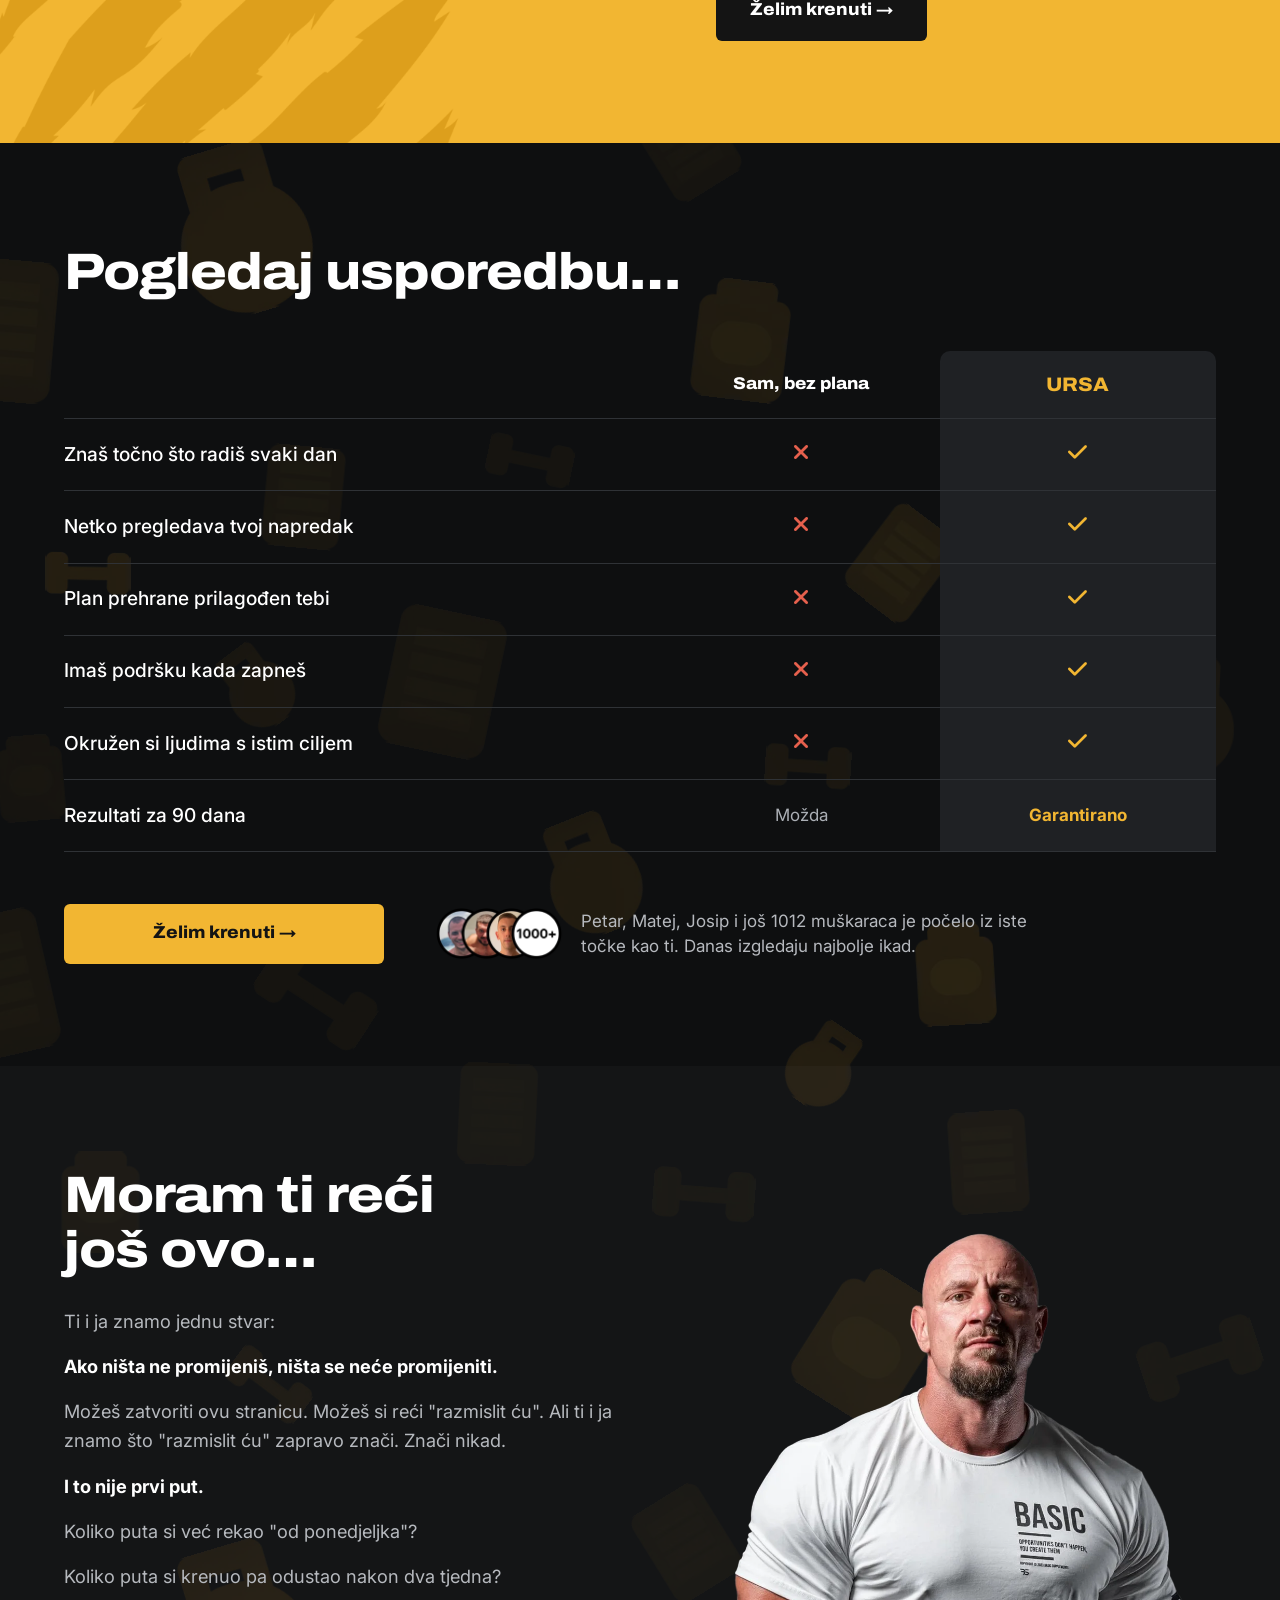
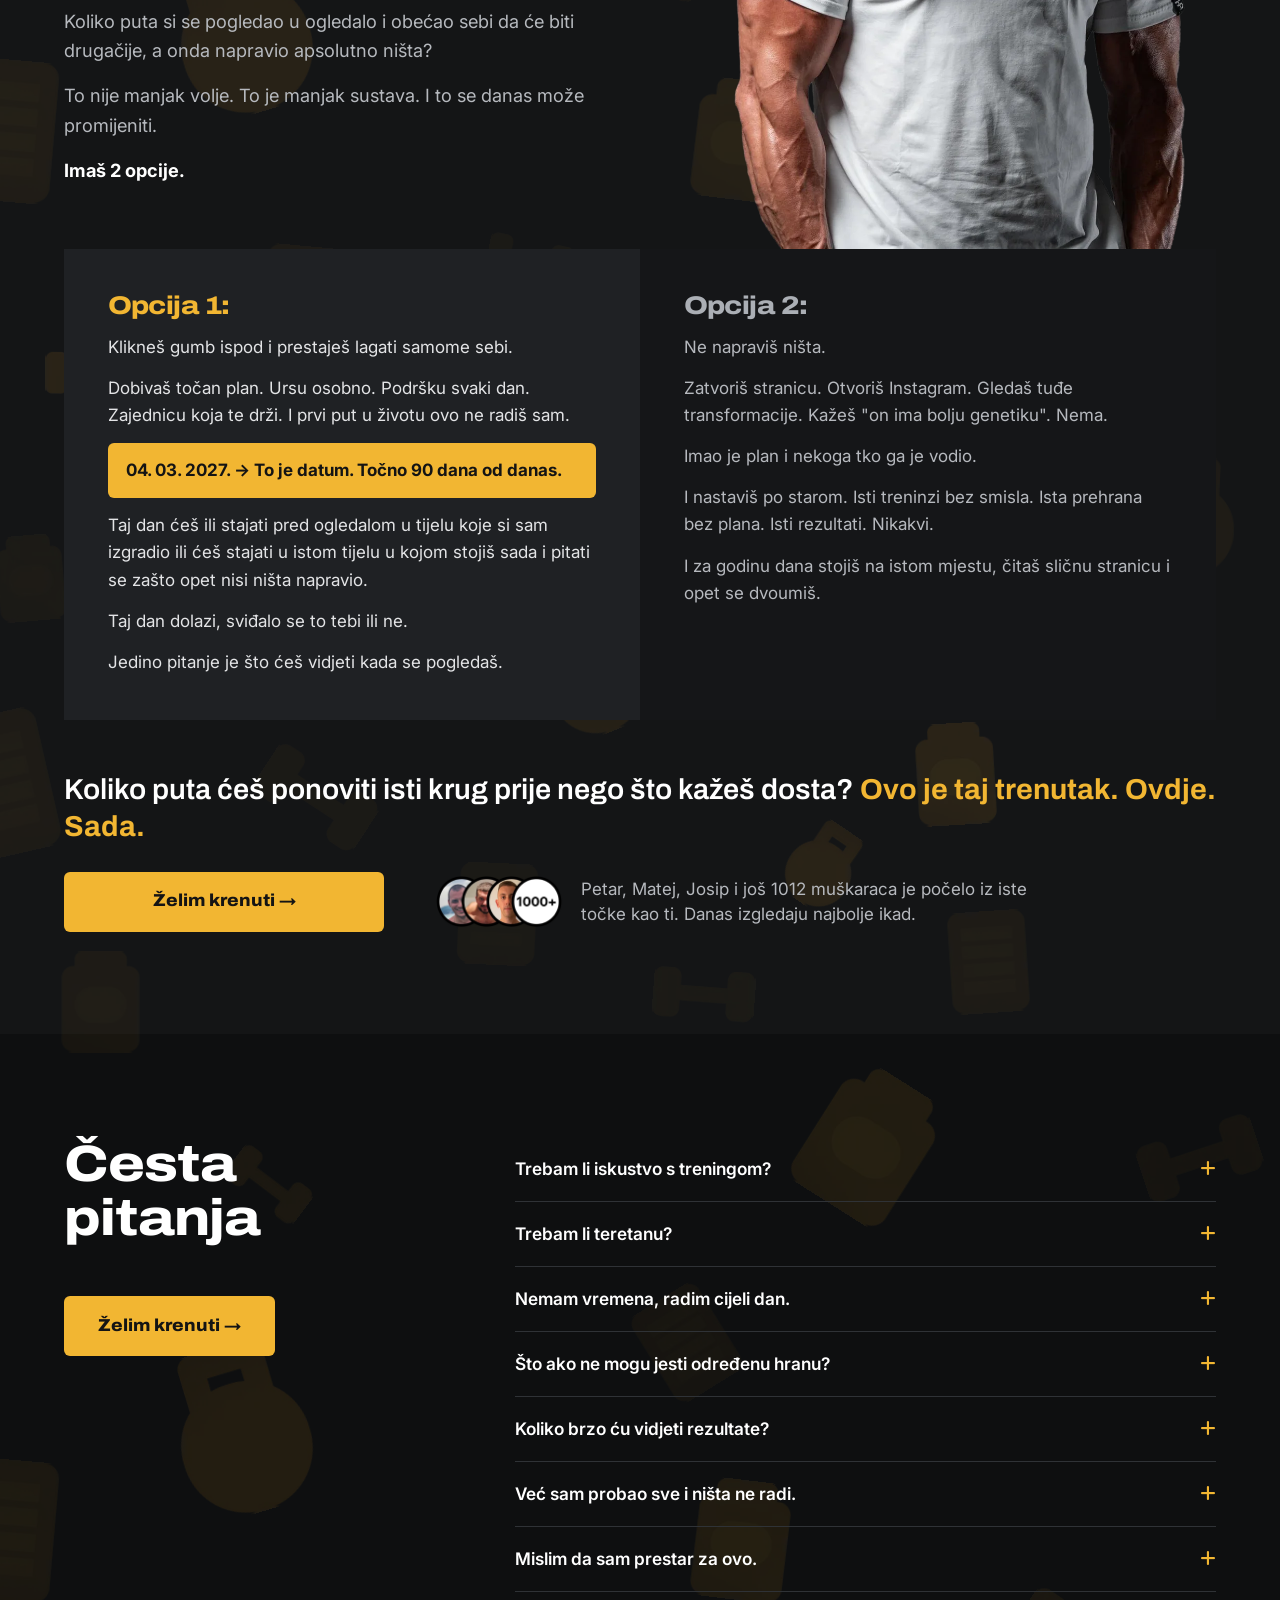
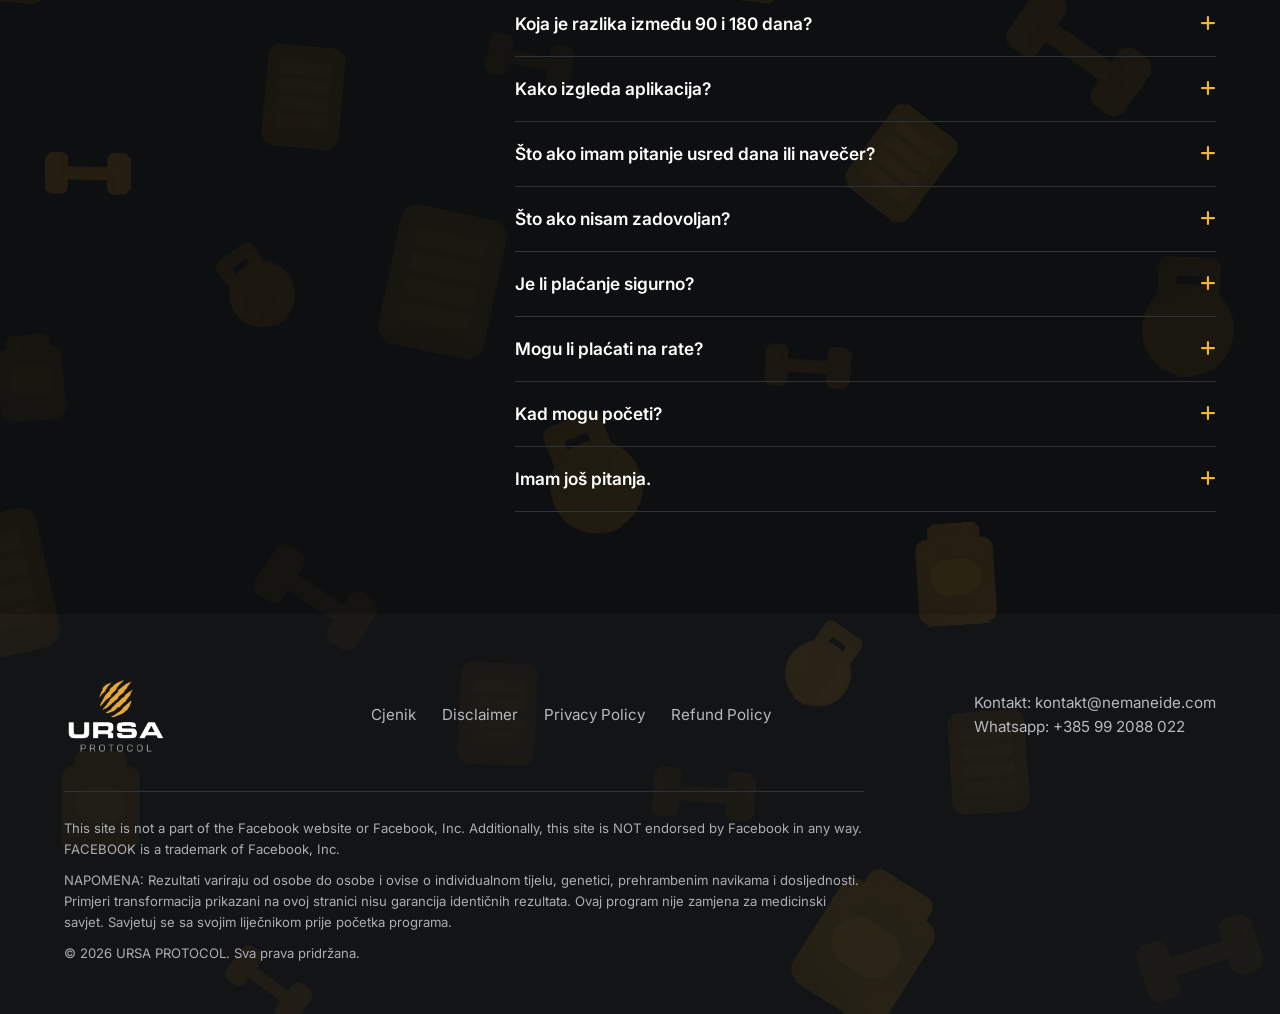
<file: vsl21.html>
<!DOCTYPE html>
<html lang="hr">

<head>
    <meta charset="UTF-8" />
    <meta name="viewport" content="width=device-width, initial-scale=1.0" />
    <title>URSA PROTOCOL – Tvoj 90-dnevni plan transformacije</title>
    <meta name="description"
        content="Personalizirani video napravljen na temelju tvojih odgovora. 90-dnevni plan transformacije." />
    <meta name="theme-color" content="#0e0f10" />
    <!-- OG Tags -->
    <meta property="og:image" content="https://ursaprotocol.com/images/ogimage2.jpeg" />
    <meta property="og:image:width" content="1200" />
    <meta property="og:image:height" content="630" />
    <link rel="preconnect" href="https://fonts.googleapis.com" />
    <link rel="preconnect" href="https://fonts.gstatic.com" crossorigin />
    <link href="https://fonts.googleapis.com/css2?family=Archivo:wdth,wght@100..125,600..800&family=Inter:wght@400;500;600;700;800&display=swap" rel="stylesheet" />
    <link rel="stylesheet" href="https://cdnjs.cloudflare.com/ajax/libs/font-awesome/6.5.0/css/all.min.css" />
    <link rel="icon" type="image/png" href="images/favicon.png" />
    <link rel="stylesheet" href="assets/ursa.css?v=1" />
    <link rel="stylesheet" href="assets/vsl.css?v=3" />
    <link rel="stylesheet" href="assets/sale.css?v=1" />
    <!-- PostHog Snippet -->
    <script>
        !function(t,e){var o,n,p,r;e.__SV||(window.posthog=e,e._i=[],e.init=function(i,s,a){function g(t,e){var o=e.split(".");2==o.length&&(t=t[o[0]],e=o[1]),t[e]=function(){t.push([e].concat(Array.prototype.slice.call(arguments,0)))}}(p=t.createElement("script")).type="text/javascript",p.async=!0,p.src=s.api_host.replace(".i.posthog.com","-assets.i.posthog.com")+"/static/array.js",(r=t.getElementsByTagName("script")[0]).parentNode.insertBefore(p,r);var u=e;for(void 0!==a?u=e[a]=[]:a="posthog",u.people=u.people||[],u.toString=function(t){var e="posthog";return"posthog"!==a&&(e+="."+a),t||(e+=" (stub)"),e},u.people.toString=function(){return u.toString(1)+".people (stub)"},o="init capture register register_once register_for_session unregister opt_out_capturing has_opted_out_capturing opt_in_capturing reset isFeatureEnabled getFeatureFlag getFeatureFlagPayload reloadFeatureFlags group identify setPersonProperties setPersonPropertiesForFlags resetPersonPropertiesForFlags setGroupPropertiesForFlags resetGroupPropertiesForFlags resetGroups onFeatureFlags addFeatureFlagsHandler onSessionId getSurveys getActiveMatchingSurveys renderSurvey canRenderSurvey getNextSurveyStep".split(" "),n=0;n<o.length;n++)g(u,o[n]);e._i.push([i,s,a])},e.__SV=1)}(document,window.posthog||[]);
        posthog.init('phc_AuRfJaborn4gGwAvKQAzWJtkQ8KWBbk6ruoBPymR3jAo', {
            api_host: 'https://eu.i.posthog.com',
            defaults: '2026-01-30',
            disable_session_recording: true // replay samo na quizu
        })
    </script>
    <!-- Meta pixel + atribucija (docs/tracking.md) -->
    <script src="assets/track.js?v=2"></script>
</head>

<!-- Sadržaj ponude, zaključavanje i analitika: assets/vsl-page.js. Player: assets/vsl-player.js -->
<body data-page="vsl21" data-gender="m" data-lock="0">
    <header class="hero" id="top">
        <div class="hero-in">
            <img class="hero-logo" src="images/web/logo.webp" width="640" height="510" alt="URSA PROTOCOL">
            <h1>Kako da u 90 dana napraviš vidljivu promjenu na tijelu?</h1>
            <p class="hero-note">Pogledaj ovaj kratki video do kraja ↓</p>

            <div class="vp" id="vsl-video"></div>

        </div>
    </header>

    <main id="vsl-pitch" hidden></main>

    <script src="assets/vsl-player.js?v=1"></script>
    <script src="assets/sale.js?v=1"></script>
    <script src="assets/vsl-page.js?v=4"></script>
</body>

</html>
</file>
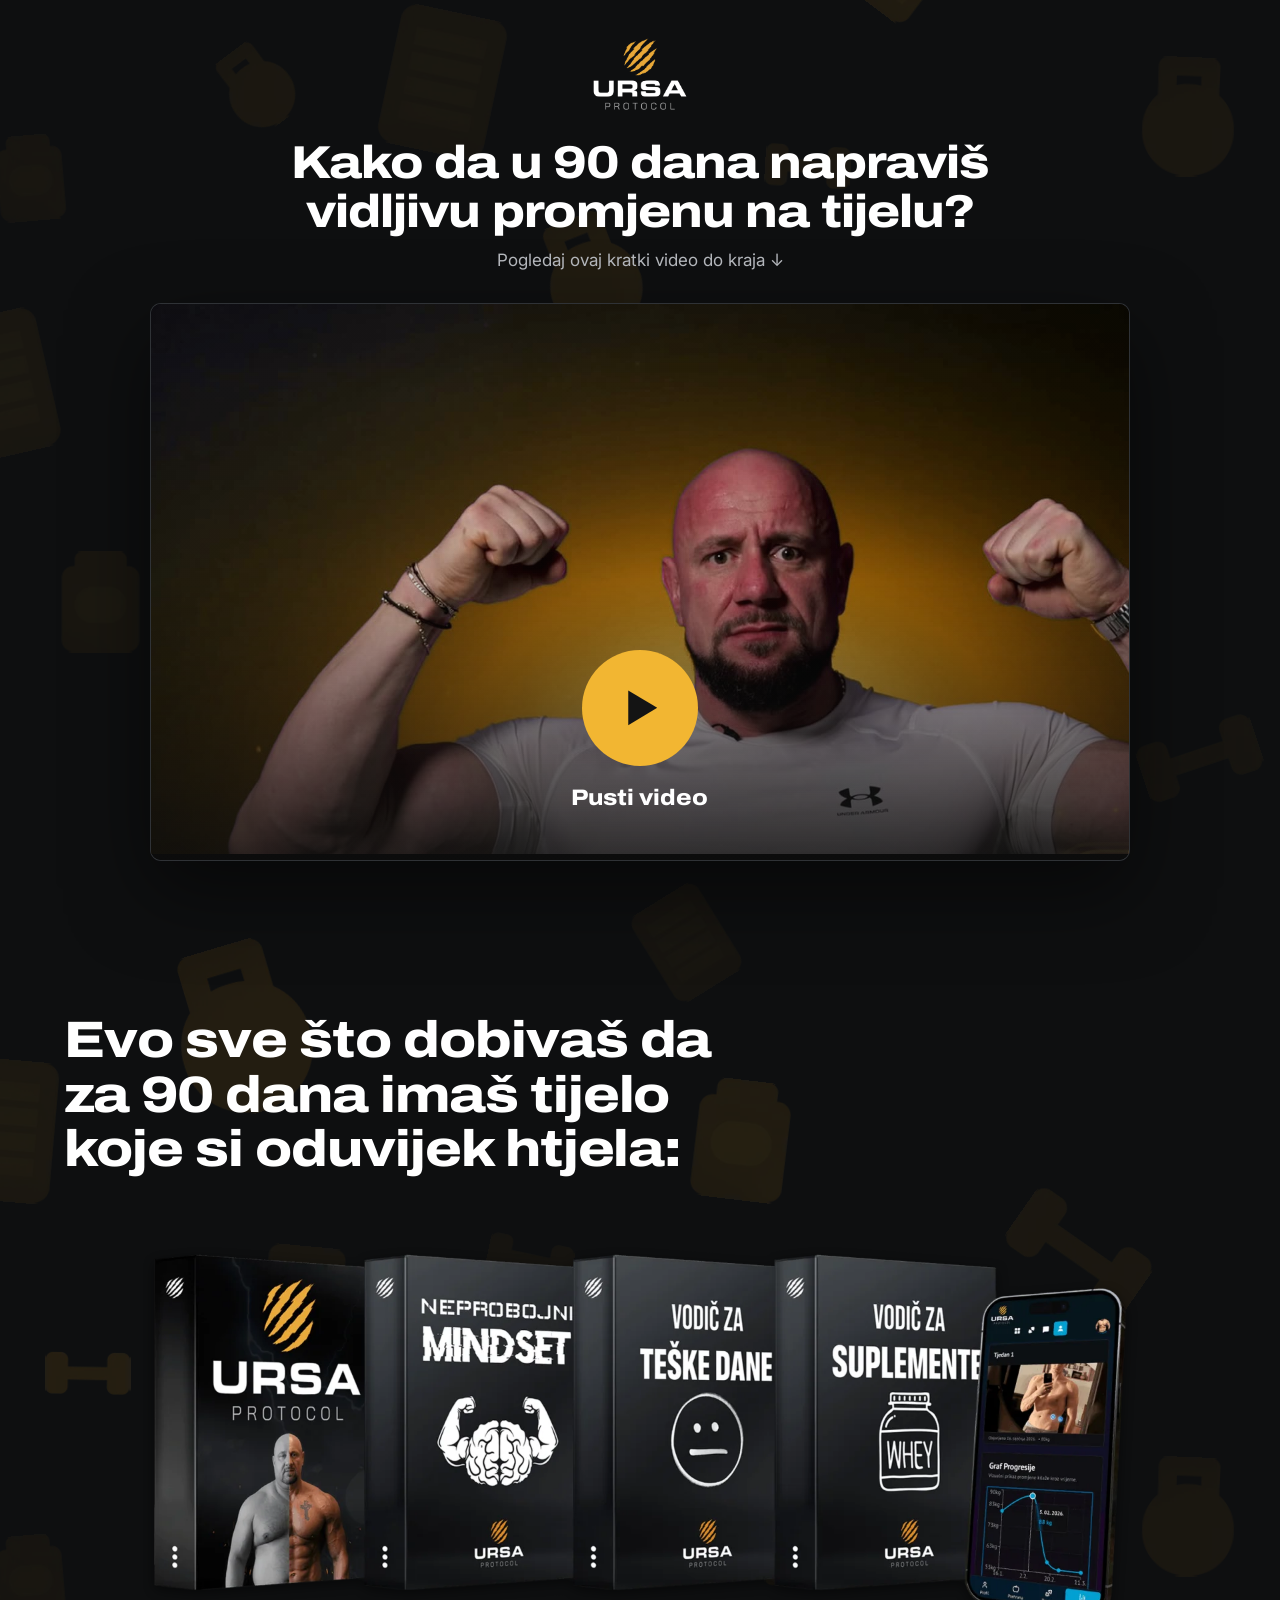
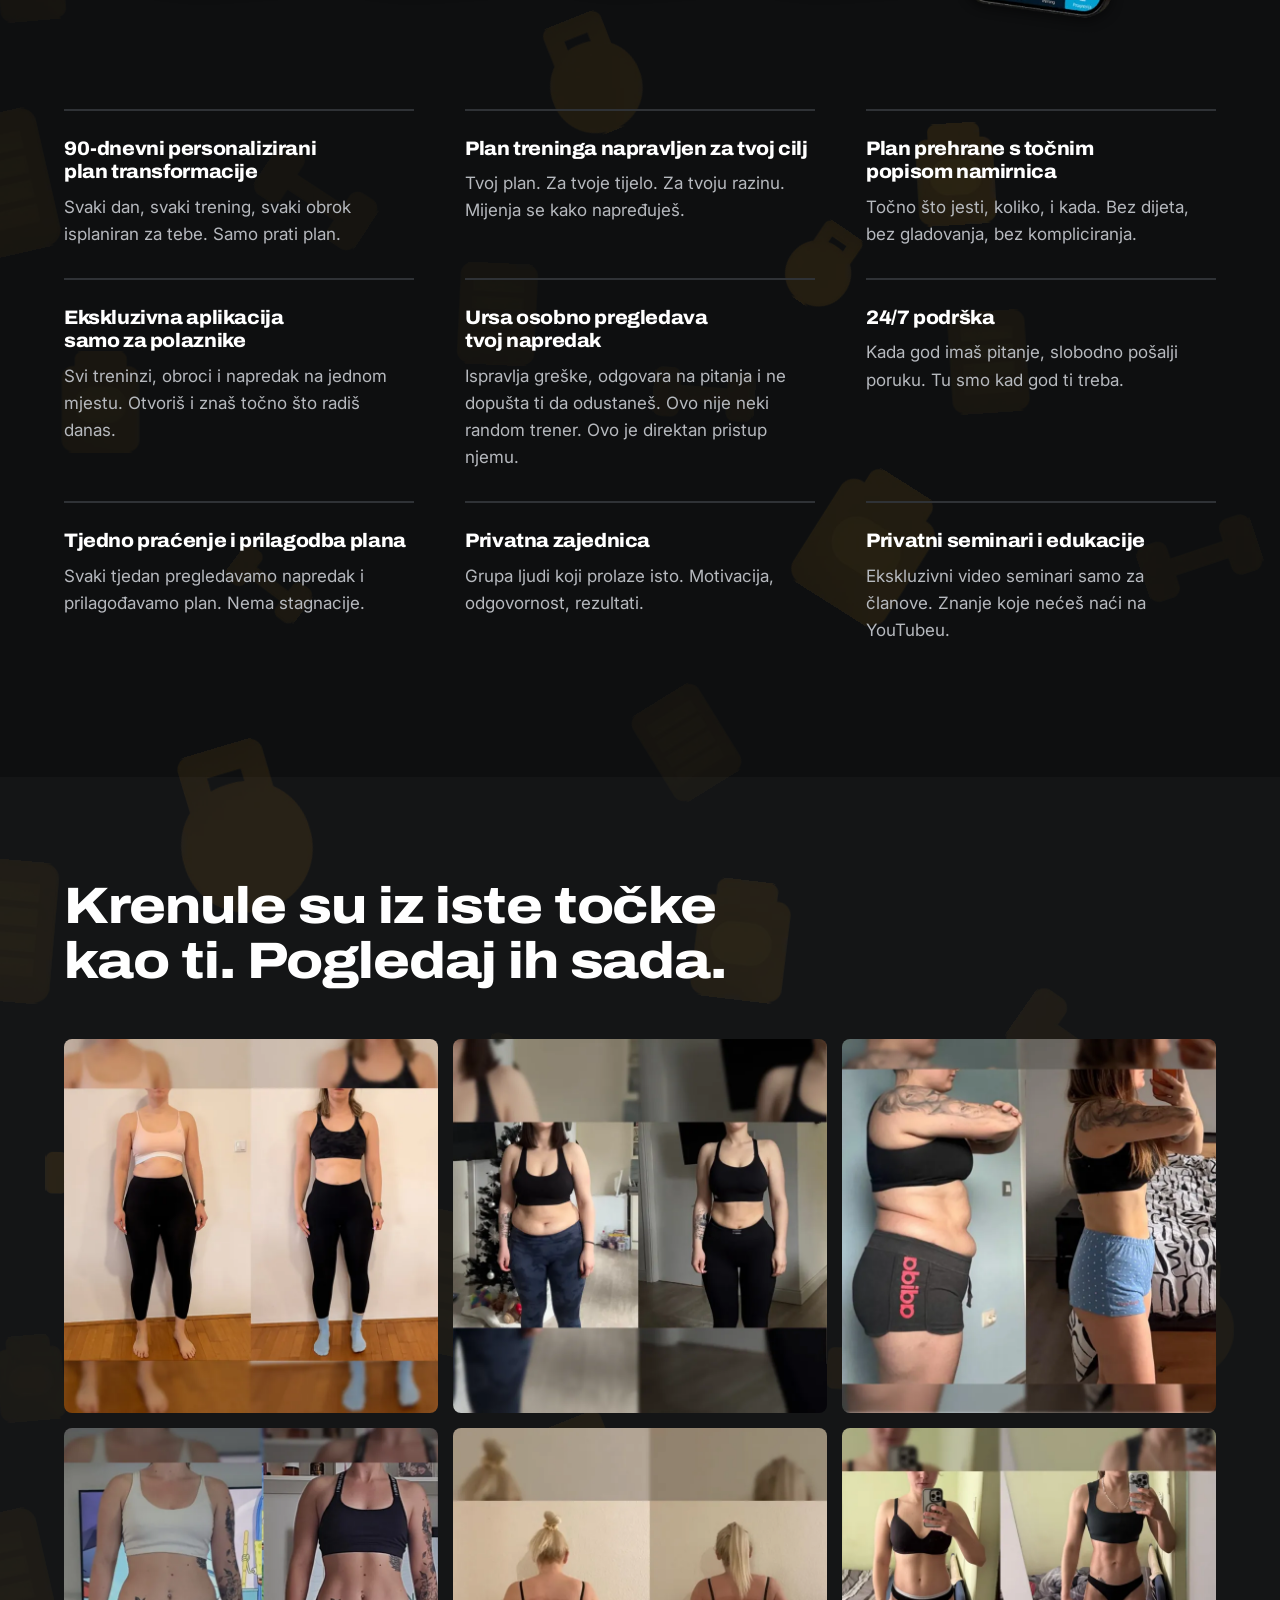
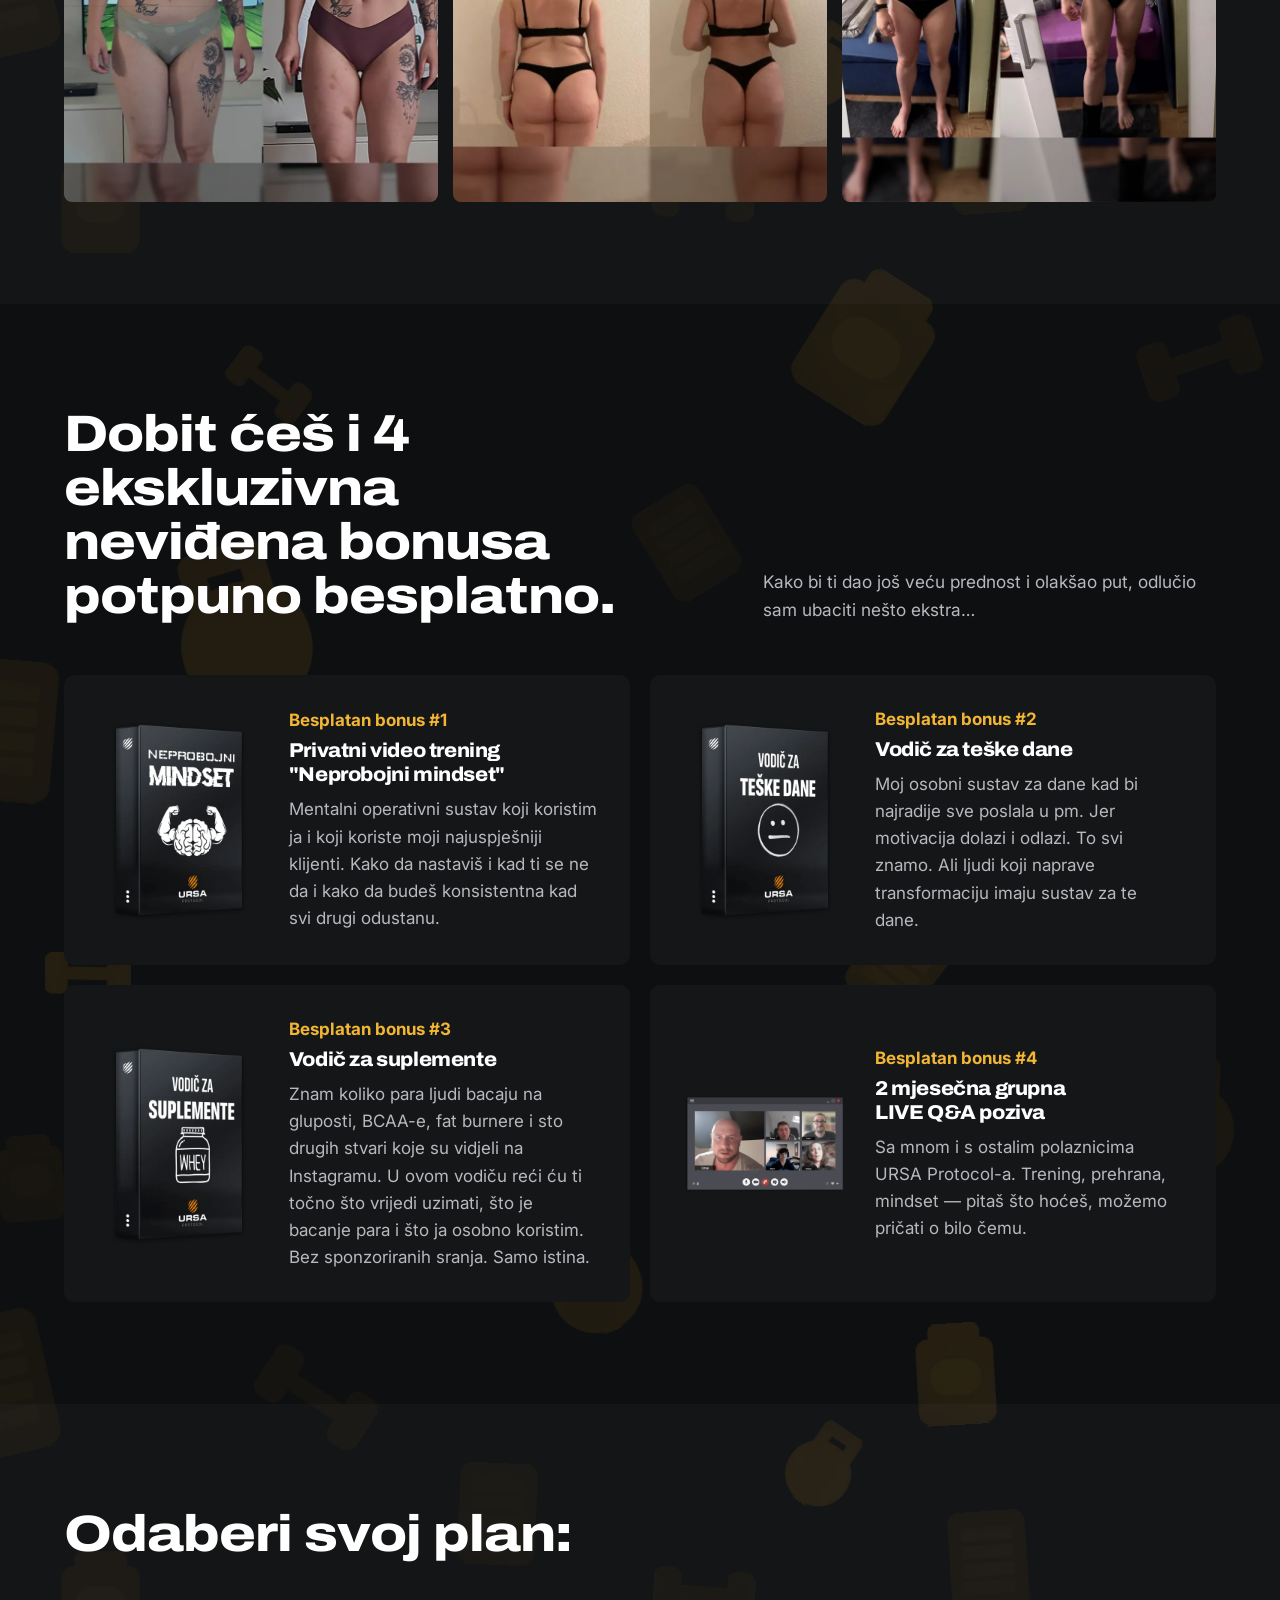
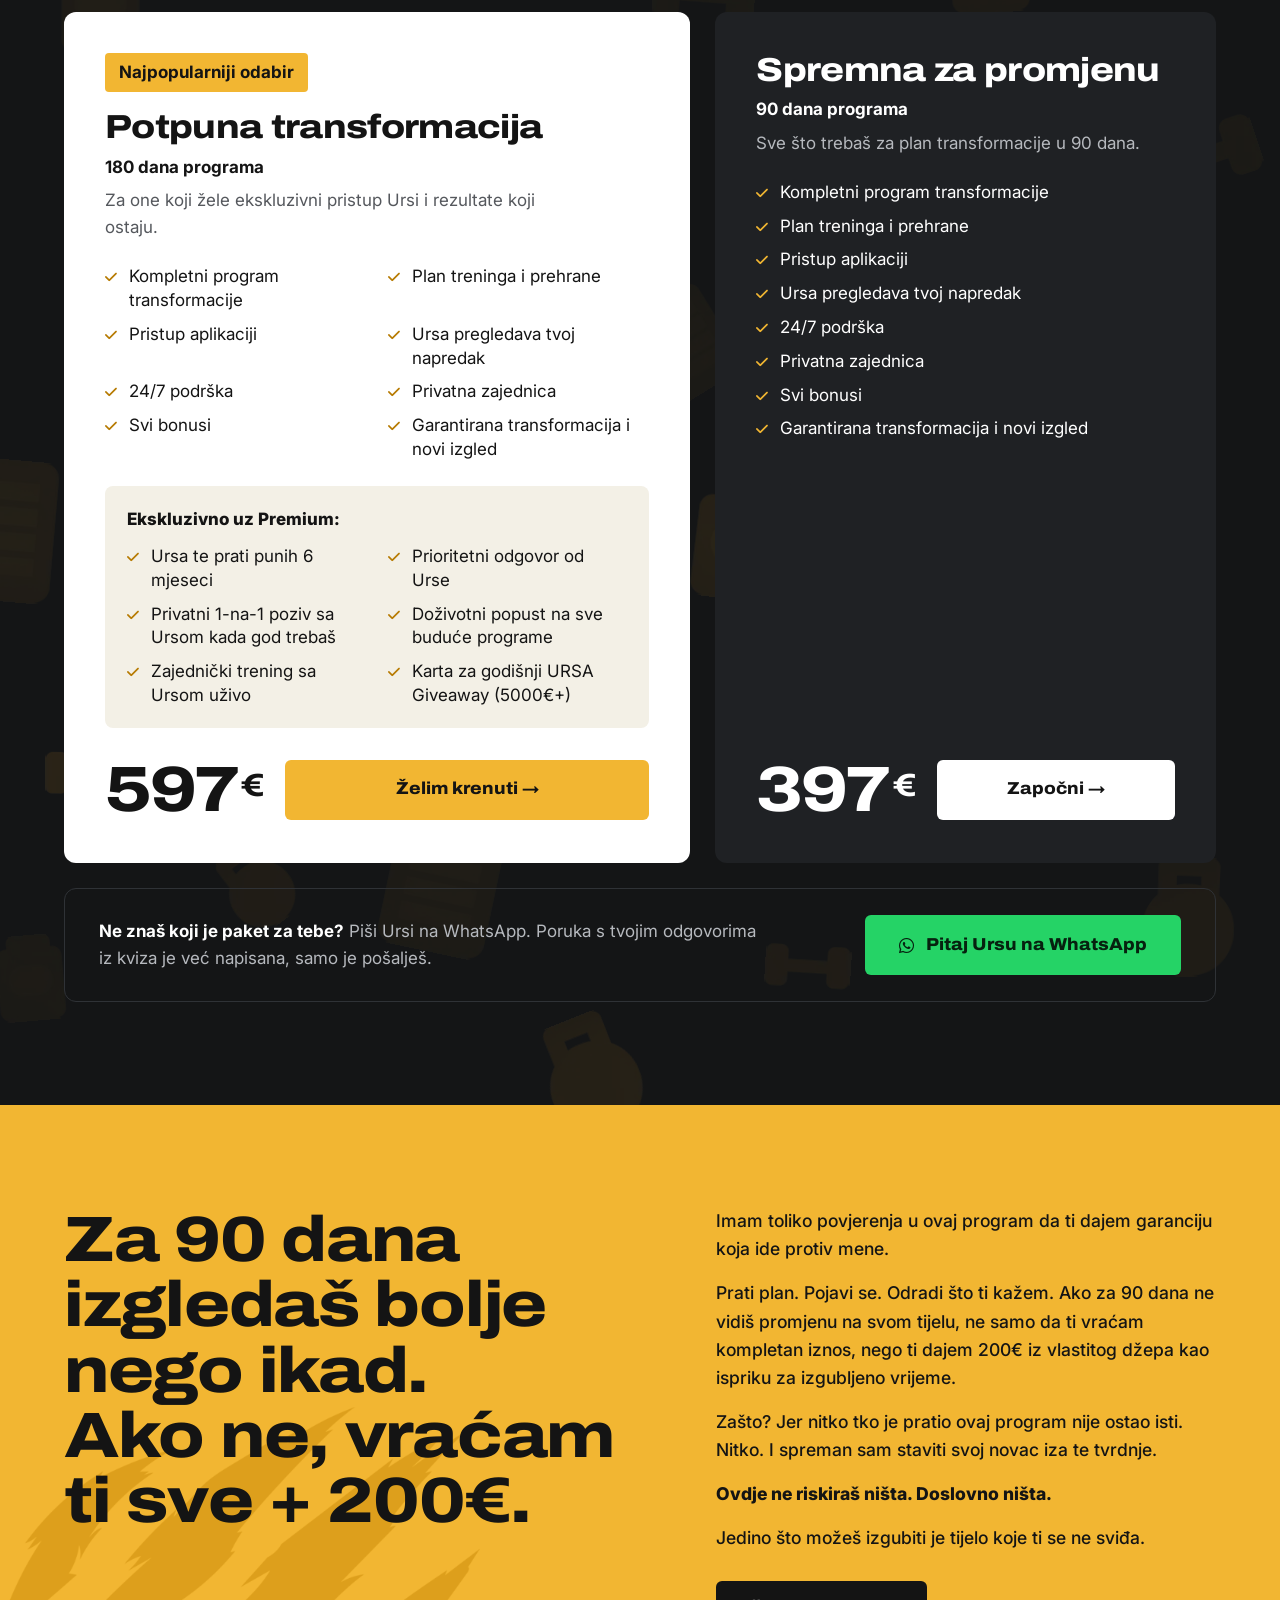
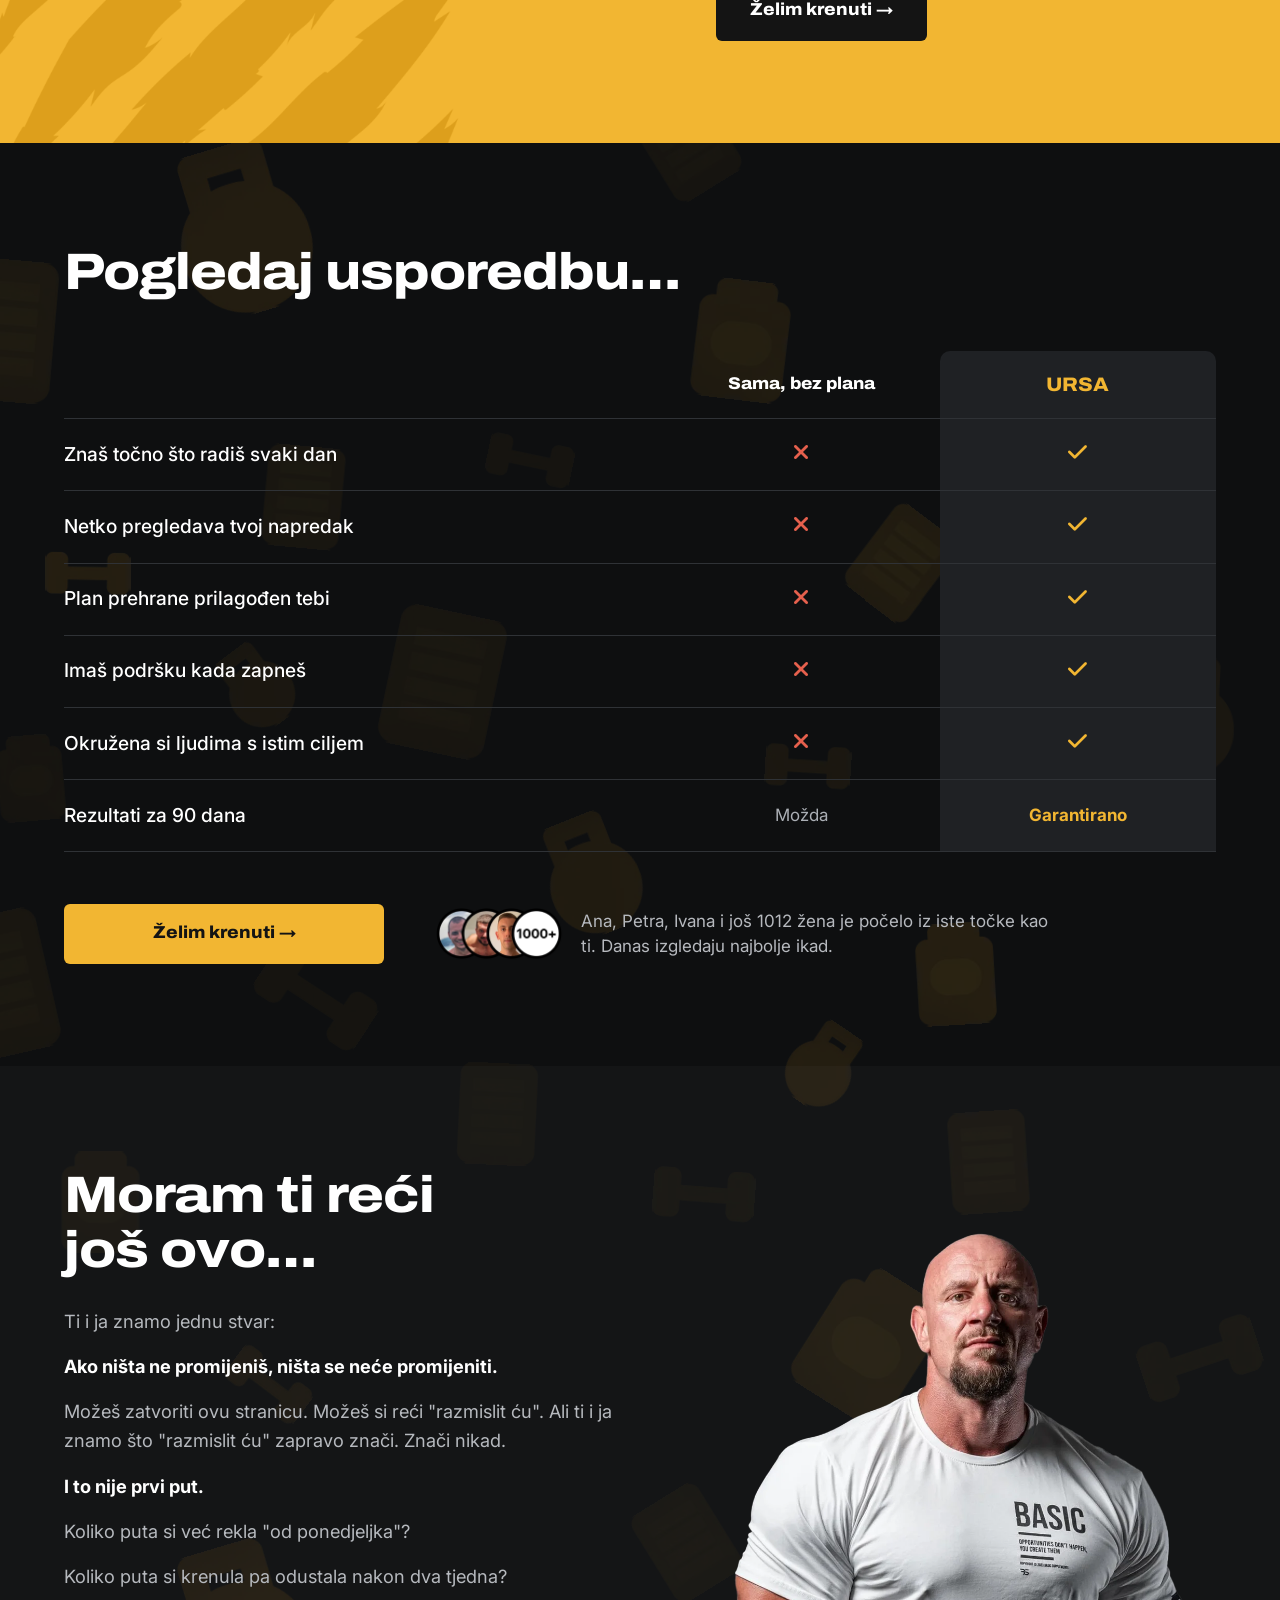
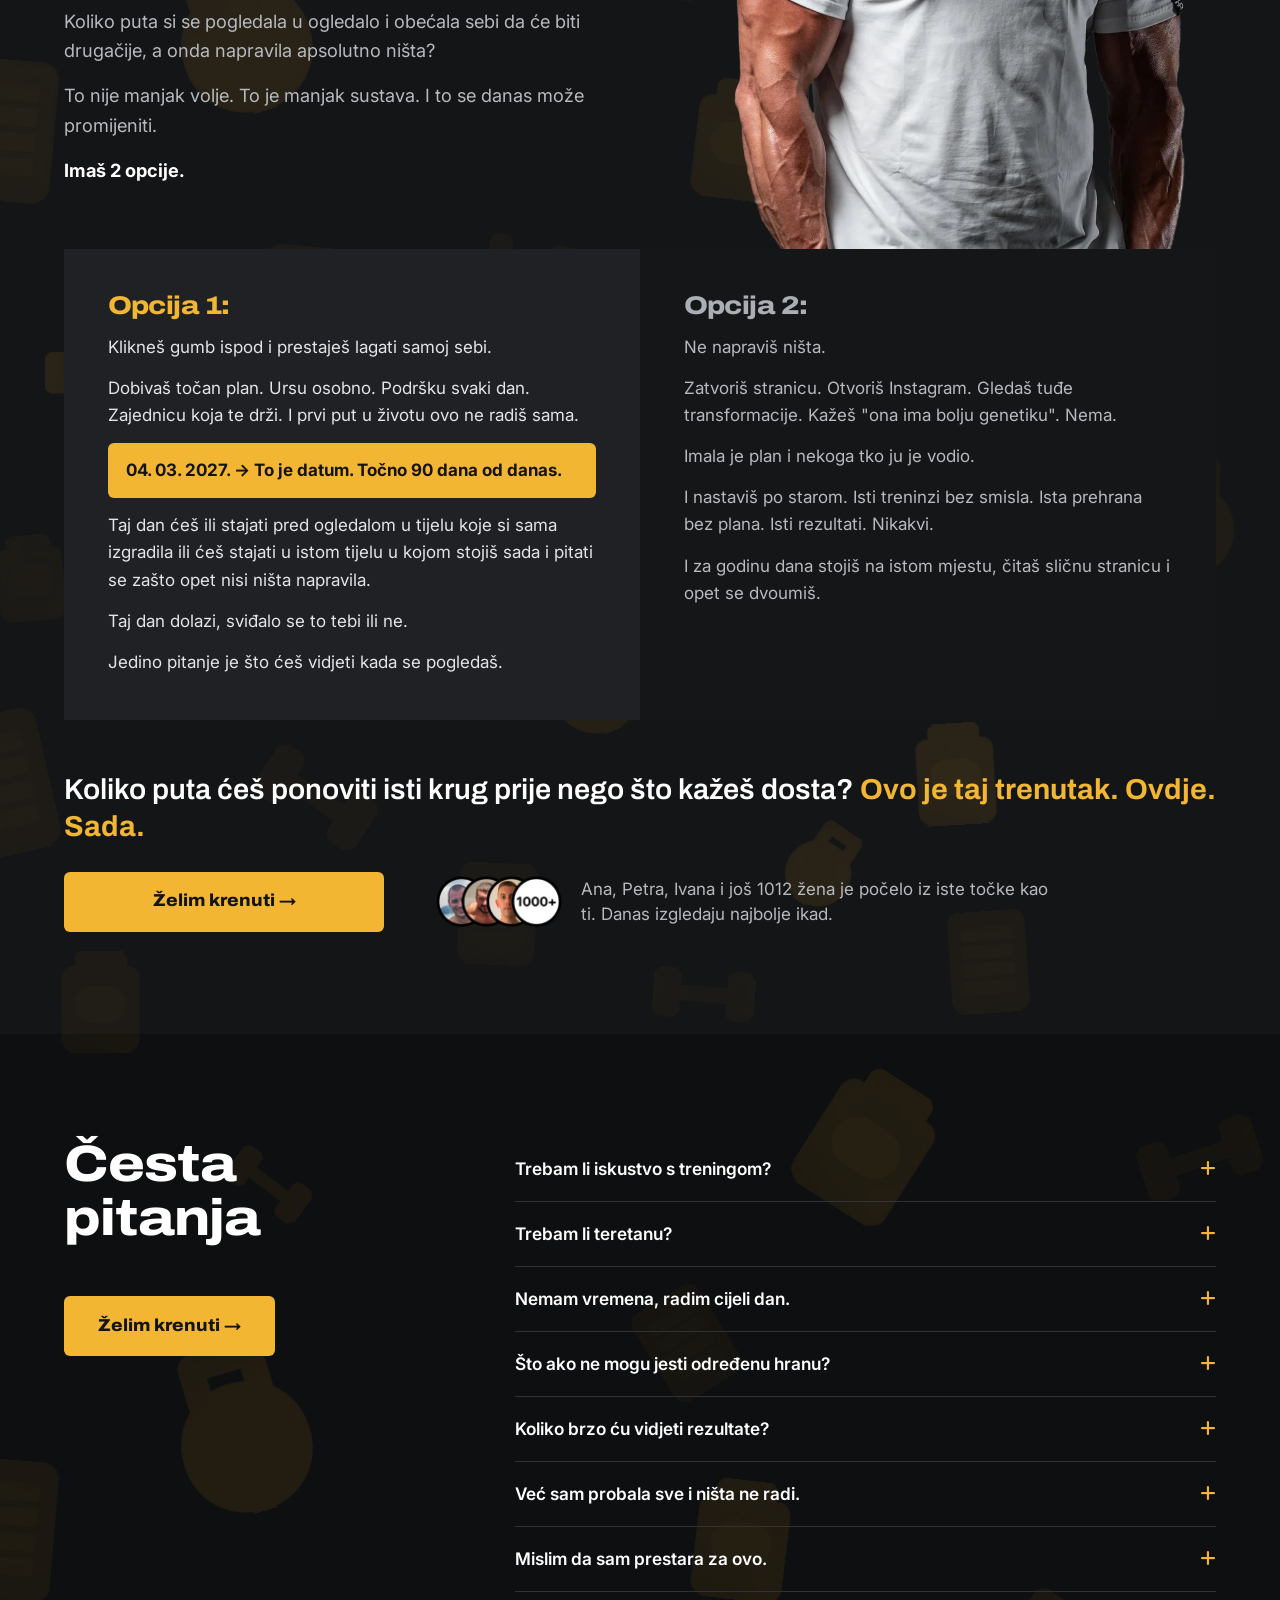
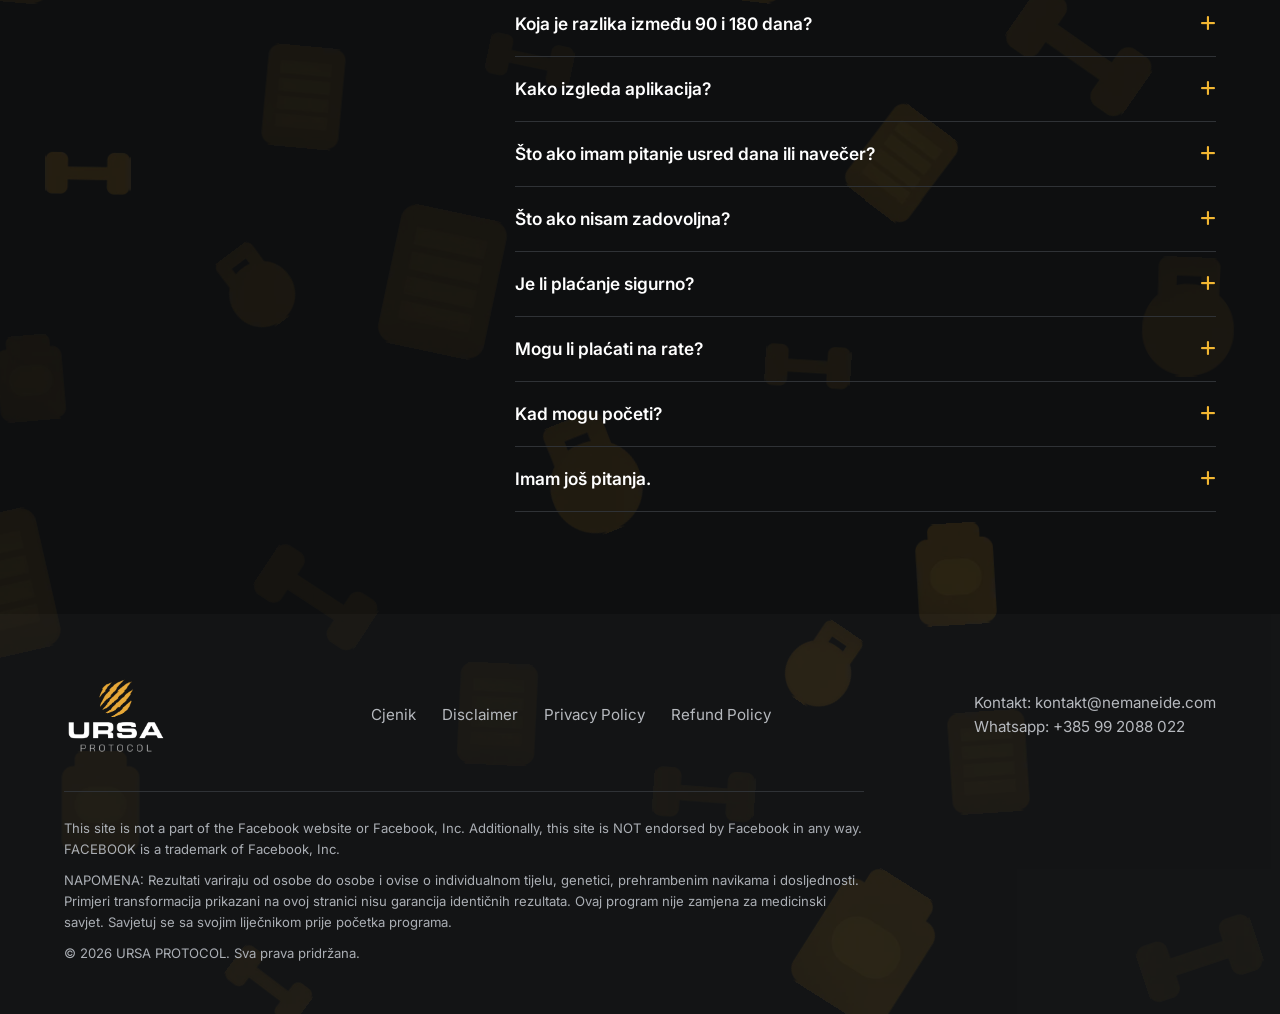
<file: vsl3.html>
<!DOCTYPE html>
<html lang="hr">

<head>
    <meta charset="UTF-8" />
    <meta name="viewport" content="width=device-width, initial-scale=1.0" />
    <title>URSA PROTOCOL – Tvoj 90-dnevni plan transformacije</title>
    <meta name="description"
        content="Personalizirani video napravljen na temelju tvojih odgovora. 90-dnevni plan transformacije." />
    <meta name="theme-color" content="#0e0f10" />
    <!-- OG Tags -->
    <meta property="og:image" content="https://ursaprotocol.com/images/ogimage2.jpeg" />
    <meta property="og:image:width" content="1200" />
    <meta property="og:image:height" content="630" />
    <link rel="preconnect" href="https://fonts.googleapis.com" />
    <link rel="preconnect" href="https://fonts.gstatic.com" crossorigin />
    <link href="https://fonts.googleapis.com/css2?family=Archivo:wdth,wght@100..125,600..800&family=Inter:wght@400;500;600;700;800&display=swap" rel="stylesheet" />
    <link rel="stylesheet" href="https://cdnjs.cloudflare.com/ajax/libs/font-awesome/6.5.0/css/all.min.css" />
    <link rel="icon" type="image/png" href="images/favicon.png" />
    <link rel="stylesheet" href="assets/ursa.css?v=1" />
    <link rel="stylesheet" href="assets/vsl.css?v=3" />
    <link rel="stylesheet" href="assets/sale.css?v=1" />
    <!-- PostHog Snippet -->
    <script>
        !function(t,e){var o,n,p,r;e.__SV||(window.posthog=e,e._i=[],e.init=function(i,s,a){function g(t,e){var o=e.split(".");2==o.length&&(t=t[o[0]],e=o[1]),t[e]=function(){t.push([e].concat(Array.prototype.slice.call(arguments,0)))}}(p=t.createElement("script")).type="text/javascript",p.async=!0,p.src=s.api_host.replace(".i.posthog.com","-assets.i.posthog.com")+"/static/array.js",(r=t.getElementsByTagName("script")[0]).parentNode.insertBefore(p,r);var u=e;for(void 0!==a?u=e[a]=[]:a="posthog",u.people=u.people||[],u.toString=function(t){var e="posthog";return"posthog"!==a&&(e+="."+a),t||(e+=" (stub)"),e},u.people.toString=function(){return u.toString(1)+".people (stub)"},o="init capture register register_once register_for_session unregister opt_out_capturing has_opted_out_capturing opt_in_capturing reset isFeatureEnabled getFeatureFlag getFeatureFlagPayload reloadFeatureFlags group identify setPersonProperties setPersonPropertiesForFlags resetPersonPropertiesForFlags setGroupPropertiesForFlags resetGroupPropertiesForFlags resetGroups onFeatureFlags addFeatureFlagsHandler onSessionId getSurveys getActiveMatchingSurveys renderSurvey canRenderSurvey getNextSurveyStep".split(" "),n=0;n<o.length;n++)g(u,o[n]);e._i.push([i,s,a])},e.__SV=1)}(document,window.posthog||[]);
        posthog.init('phc_AuRfJaborn4gGwAvKQAzWJtkQ8KWBbk6ruoBPymR3jAo', {
            api_host: 'https://eu.i.posthog.com',
            defaults: '2026-01-30',
            disable_session_recording: true // replay samo na quizu
        })
    </script>
    <!-- Meta pixel + atribucija (docs/tracking.md) -->
    <script src="assets/track.js?v=2"></script>
</head>

<!-- Sadržaj ponude, zaključavanje i analitika: assets/vsl-page.js. Player: assets/vsl-player.js -->
<body data-page="vsl3" data-gender="f" data-lock="1">
    <header class="hero" id="top">
        <div class="hero-in">
            <img class="hero-logo" src="images/web/logo.webp" width="640" height="510" alt="URSA PROTOCOL">
            <h1>Kako da u 90 dana napraviš vidljivu promjenu na tijelu?</h1>
            <p class="hero-note">Pogledaj ovaj kratki video do kraja ↓</p>

            <div class="vp" id="vsl-video"></div>

            <button type="button" class="lock" id="unlock-loader" hidden disabled>
                <span class="label" id="unlock-label">Tvoj sljedeći korak će se otključati za…</span>
                <span class="unlock-loader">
                    <svg viewBox="0 0 72 72" aria-hidden="true"><circle class="track" cx="36" cy="36" r="32"></circle><circle class="progress" cx="36" cy="36" r="32"></circle></svg>
                    <span class="unlock-loader-icon" id="unlock-icon"><i class="fa-solid fa-lock"></i></span>
                </span>
                <span class="time" id="unlock-time">2:20</span>
                <span class="btn open" id="unlock-label-bottom">Klikni ovdje za otključavanje ↓</span>
            </button>
        </div>
    </header>

    <main id="vsl-pitch" hidden></main>

    <script src="assets/vsl-player.js?v=1"></script>
    <script src="assets/sale.js?v=1"></script>
    <script src="assets/vsl-page.js?v=4"></script>
</body>

</html>
</file>
<file: assets/ursa.css>
/* Zajednički dizajn za kviz i sve VSL stranice: boje, tipografija, gumbi */
:root {
    color-scheme: dark;
    --bg: #0e0f10;
    --bg-2: #151618;
    --bg-3: #1f2124;
    --line: #2f3236;
    --text: #fff;
    --muted: #b6b9be;
    --faint: #abafb5;
    --y: #f2b632;
    --y-hi: #ffcb52;
    --ink: #141414;
    --red: #e5604d;
    --display: 'Archivo', 'Inter', system-ui, sans-serif;
    --body: 'Inter', system-ui, -apple-system, sans-serif;
    --gutter: max(5vw, 18px);
    --wide: 1360px;
}

*, *::before, *::after { box-sizing: border-box; margin: 0; padding: 0; -webkit-tap-highlight-color: transparent; }

html { scroll-behavior: smooth; -webkit-text-size-adjust: 100%; }

body {
    font-family: var(--body);
    font-size: 17px;
    line-height: 1.6;
    color: var(--text);
    background: var(--bg) url(../images/web/bg-tile.webp) center top / 1400px;
    overflow-x: clip;
    -webkit-font-smoothing: antialiased;
}

img { display: block; max-width: 100%; height: auto; }
button { font: inherit; color: inherit; }
a { color: inherit; }

h1, h2, h3, .display {
    font-family: var(--display);
    font-variation-settings: 'wdth' 116;
    font-weight: 800;
    line-height: 1.06;
    letter-spacing: -0.02em;
    text-wrap: balance;
}

:focus-visible { outline: 3px solid var(--y); outline-offset: 3px; }

.btn {
    display: inline-flex;
    align-items: center;
    justify-content: center;
    gap: 12px;
    min-height: 60px;
    padding: 16px 34px;
    border: 0;
    border-radius: 6px;
    background: var(--y);
    color: var(--ink);
    font-family: var(--display);
    font-variation-settings: 'wdth' 108;
    font-weight: 800;
    font-size: 1.08rem;
    line-height: 1.2;
    text-align: center;
    text-decoration: none;
    cursor: pointer;
    touch-action: manipulation;
    transition: background 0.18s ease, transform 0.18s ease;
}
.btn:hover { background: var(--y-hi); transform: translateY(-2px); }
.btn:active { transform: translateY(0); }
.btn--white { background: #fff; color: var(--ink); }
.btn--white:hover { background: #ececec; }
.btn--ink { background: var(--ink); color: #fff; }
.btn--ink:hover { background: #2b2b2b; }
.btn--line { background: transparent; color: var(--muted); border: 1.5px solid var(--line); font-weight: 600; }
.btn--line:hover { background: var(--bg-2); color: #fff; }

@media (prefers-reduced-motion: reduce) {
    html { scroll-behavior: auto; }
    *, *::before, *::after { animation-duration: 0.01ms !important; animation-iteration-count: 1 !important; transition-duration: 0.01ms !important; }
}

@media (max-width: 680px) {
    body { background-size: 980px; }
}
</file>
<file: assets/quiz.css>
/* Kviz */
body { min-height: 100svh; display: flex; flex-direction: column; }

/* ---------- Gornja traka ---------- */
.q-bar { display: grid; grid-template-columns: 1fr auto 1fr; align-items: center; gap: 16px; padding: 14px var(--gutter); }
.q-bar img { width: 74px; }
.q-step { justify-self: end; white-space: nowrap; color: var(--faint); font-size: 0.95rem; font-weight: 600; font-variant-numeric: tabular-nums; }
.back-btn { display: inline-flex; align-items: center; gap: 9px; justify-self: start; min-height: 44px; border: 0; background: none; color: var(--muted); font-weight: 600; font-size: 0.95rem; cursor: pointer; visibility: hidden; }
.back-btn.visible { visibility: visible; }
.back-btn:hover { color: var(--y); }
.q-track { height: 4px; background: var(--bg-3); }
.q-track span { display: block; height: 100%; background: var(--y); transform: scaleX(0); transform-origin: left; transition: transform 0.5s cubic-bezier(0.3, 0.8, 0.3, 1); }

/* ---------- Kartice ---------- */
.quiz-wrapper { flex: 1; display: flex; flex-direction: column; }
.card { display: none; flex: 1; width: 100%; max-width: 1080px; margin: 0 auto; padding: clamp(24px, 4vw, 60px) var(--gutter) clamp(34px, 5vw, 70px); }
.card.active { display: flex; flex-direction: column; justify-content: center; animation: q-in 0.35s ease both; }
@keyframes q-in { from { opacity: 0; transform: translateY(14px); } }
.card-title { font-size: clamp(1.6rem, 4vw, 2.9rem); max-width: 24ch; margin: 0 auto clamp(24px, 3.4vw, 44px); text-align: center; }
.card-header-label { color: var(--y); font-weight: 700; text-align: center; margin-bottom: 10px; }

.options-grid { display: grid; grid-template-columns: repeat(2, minmax(0, 1fr)); gap: 14px; width: 100%; }
.option-btn { display: flex; align-items: center; gap: 16px; min-height: 84px; padding: 18px 26px; border: 2px solid transparent; border-radius: 8px; background: var(--bg-3); text-align: left; font-size: 1.08rem; font-weight: 600; line-height: 1.35; cursor: pointer; touch-action: manipulation; user-select: none; -webkit-user-select: none; transition: background 0.16s ease, border-color 0.16s ease; }
.option-btn:hover { border-color: var(--y); background: #292c30; }
.option-btn.selected { background: var(--y); color: var(--ink); border-color: var(--y); }
.two-col .option-btn { flex-direction: column; justify-content: center; text-align: center; min-height: 190px; font-family: var(--display); font-variation-settings: 'wdth' 112; font-weight: 800; font-size: 1.4rem; }
.opt-icon { font-size: 2.6rem; color: var(--y); line-height: 1; }
.option-btn.selected .opt-icon { color: var(--ink); }

/* ---------- Tip tijela ---------- */
#card-5 .options-grid { grid-template-columns: repeat(4, minmax(0, 1fr)); }
.body-type-btn { display: flex; flex-direction: column-reverse; align-items: center; justify-content: flex-start; padding: 20px 10px 0; border: 2px solid transparent; border-radius: 8px; background: linear-gradient(180deg, #2a2d31, var(--bg-2)); cursor: pointer; overflow: hidden; touch-action: manipulation; transition: border-color 0.16s ease; }
.body-type-btn span { width: calc(100% + 24px); padding: 14px 6px; background: var(--bg-3); font-weight: 700; font-size: 1.08rem; text-align: center; }
.body-type-btn .bt-img { height: clamp(180px, 30vh, 310px); width: auto; object-fit: contain; pointer-events: none; }
.body-type-btn:hover { border-color: var(--y); }
.body-type-btn.selected { border-color: var(--y); }
.body-type-btn:hover span, .body-type-btn.selected span { background: var(--y); color: var(--ink); }

/* ---------- Ime ---------- */
#card-6 .q-form, #card-14 .q-form { width: min(100%, 560px); margin: 0 auto; }
.input-group { position: relative; margin-bottom: 14px; }
.input-group > i { position: absolute; left: 22px; top: 34px; transform: translateY(-50%); color: var(--faint); }
.input-group input { width: 100%; height: 68px; padding: 0 22px 0 56px; border: 2px solid var(--line); border-radius: 8px; background: var(--bg-2); color: #fff; font: 600 1.1rem var(--body); }
.input-group input::placeholder { color: var(--faint); font-weight: 500; }
.input-group input:focus { outline: 0; border-color: var(--y); }
#card-6 .btn { width: 100%; }

/* ---------- Učitavanje ---------- */
.loader-wrap { display: flex; flex-direction: column; align-items: center; }
.loader-dial { position: relative; width: clamp(190px, 26vw, 250px); aspect-ratio: 1; display: grid; place-items: center; margin-bottom: 30px; }
.spinner { position: absolute; inset: 0; border: 6px solid var(--bg-3); border-top-color: var(--y); border-radius: 50%; animation: q-spin 1s linear infinite; }
@keyframes q-spin { to { transform: rotate(360deg); } }
.loader-percent { font-family: var(--display); font-variation-settings: 'wdth' 116; font-weight: 800; font-size: clamp(2.8rem, 6vw, 4rem); font-variant-numeric: tabular-nums; letter-spacing: -0.03em; }
.loader-label { font-family: var(--display); font-weight: 800; font-size: clamp(1.05rem, 2.4vw, 1.5rem); text-align: center; margin-bottom: 24px; overflow-wrap: anywhere; }
.loader-steps { list-style: none; display: grid; gap: 12px; }
.loader-steps li { display: flex; gap: 14px; align-items: center; color: var(--faint); font-weight: 600; transition: color 0.3s ease; }
.loader-steps li::before { content: ''; width: 12px; height: 12px; border-radius: 50%; background: var(--bg-3); flex: none; transition: background 0.3s ease; }
.loader-steps li.done { color: #fff; }
.loader-steps li.done::before { background: var(--y); }

/* ---------- Kraj kviza ---------- */
.stack-btns { display: grid; gap: 14px; width: min(100%, 560px); margin: 0 auto; }
#card-14 .btn { width: 100%; min-height: 72px; font-size: 1.2rem; }
.q-form-lead { color: var(--muted); text-align: center; margin: 0 auto 18px; max-width: 44ch; }
.q-form-note { color: var(--faint); font-size: 0.88rem; text-align: center; margin-top: 14px; }

/* ---------- Rezultat (tip tijela) ---------- */
#card-rezultat .card-title mark { background: none; color: var(--y); }
.result { display: grid; grid-template-columns: minmax(0, 0.8fr) minmax(0, 1.2fr); gap: clamp(20px, 4vw, 56px); align-items: center; width: min(100%, 900px); margin: 0 auto; }
.result-img { justify-self: center; height: clamp(240px, 42vh, 420px); width: auto; max-width: 100%; object-fit: contain; border-radius: 8px; background: linear-gradient(180deg, #2a2d31, var(--bg-2)); padding: 18px 18px 0; }
.result-text { color: var(--muted); font-size: 1.12rem; line-height: 1.6; margin-bottom: 26px; }
.result .btn { width: 100%; min-height: 68px; font-size: 1.15rem; }

/* ---------- Početni ekran ---------- */
#card-1 { max-width: none; padding: 0; position: relative; overflow: hidden; }
#card-1.active { display: grid; grid-template-columns: minmax(0, 1.12fr) minmax(0, 1fr); align-items: stretch; justify-content: normal; }
.intro { align-self: center; padding: clamp(28px, 4vw, 60px) 0 clamp(34px, 5vw, 70px) max(var(--gutter), calc((100vw - 1320px) / 2)); position: relative; z-index: 1; }
.intro .card-title { text-align: left; margin: 0 0 24px; max-width: 17ch; font-size: clamp(1.9rem, 4.5vw, 4.1rem); line-height: 1.03; }
.intro .card-text { color: var(--muted); font-size: 1.14rem; max-width: 50ch; margin-bottom: 34px; }
.intro .btn { min-width: 310px; min-height: 68px; font-size: 1.18rem; }
.intro-img { position: relative; min-height: min(680px, calc(100svh - 140px)); }
.intro-img .claws { position: absolute; left: 50%; top: 3%; transform: translateX(-50%); height: 72%; width: auto; max-width: none; }
.intro-img img:last-child { position: absolute; left: 50%; bottom: 0; transform: translateX(-50%); height: 94%; width: auto; max-width: none; }

@media (max-width: 760px) {
    .q-bar { padding: 10px 18px; }
    .q-bar img { width: 62px; }
    .card { padding: 22px 18px 34px; }
    .card.active { justify-content: flex-start; }
    .options-grid { grid-template-columns: minmax(0, 1fr); gap: 11px; }
    .options-grid.two-col { grid-template-columns: repeat(2, minmax(0, 1fr)); }
    .option-btn { min-height: 66px; padding: 14px 20px; font-size: 1.02rem; }
    .two-col .option-btn { min-height: 160px; font-size: 1.15rem; }
    #card-5 .options-grid { grid-template-columns: repeat(2, minmax(0, 1fr)); }
    .body-type-btn .bt-img { height: 21vh; min-height: 120px; }
    .body-type-btn { padding-top: 12px; }
    .body-type-btn span { padding: 11px 6px; font-size: 1rem; }
    #card-11.active, #card-14.active, #card-spreman.active { justify-content: center; }
    .result { grid-template-columns: minmax(0, 1fr); gap: 18px; }
    .result-img { height: 30vh; min-height: 180px; }
    .result-text { font-size: 1.02rem; margin-bottom: 18px; text-align: center; }
    #card-1 { padding: 0; }
    #card-1.active { display: flex; flex-direction: column; }
    .intro { align-self: auto; padding: 16px 18px 0; }
    .intro .card-title { font-size: clamp(1.75rem, 7.6vw, 2.3rem); margin-bottom: 14px; }
    .intro .card-text { font-size: 1rem; margin-bottom: 20px; }
    .intro .btn { width: 100%; min-width: 0; }
    .intro-img { flex: 1; min-height: 250px; margin-top: 12px; }
    .intro-img img:last-child { height: 100%; }
    .intro-img .claws { height: 88%; top: -4%; }
}
</file>
<file: assets/vsl.css>
/* VSL stranice */
[hidden] { display: none !important; }

.wrap { max-width: var(--wide); margin: 0 auto; }
.band { position: relative; padding: clamp(56px, 8vw, 120px) var(--gutter); }
.band--2 { background: rgba(255, 255, 255, 0.022); }
.band h2 { font-size: clamp(1.8rem, 4.2vw, 3.2rem); max-width: 22ch; margin-bottom: clamp(26px, 4vw, 52px); }

/* ---------- Vrh i video ---------- */
.hero { padding: clamp(18px, 2.6vw, 34px) var(--gutter) clamp(28px, 4vw, 56px); }
.hero-in { max-width: 1180px; margin: 0 auto; }
.hero-logo { width: clamp(78px, 8vw, 104px); margin: 0 auto clamp(14px, 2vw, 24px); }
.hero h1 { font-size: clamp(1.6rem, 3.6vw, 2.9rem); text-align: center; max-width: 26ch; margin: 0 auto; }
.hero h1 mark { background: none; color: var(--y); }
.hero-type { display: flex; align-items: center; justify-content: center; gap: 10px; width: fit-content; margin: 0 auto 14px; padding: 6px 16px 6px 6px; border: 1px solid var(--line); border-radius: 999px; background: var(--bg-2); color: var(--muted); font-weight: 600; font-size: 0.95rem; }
.hero-type img { width: 40px; height: 40px; object-fit: cover; object-position: top; border-radius: 50%; background: var(--bg-3); }
.hero-type b { color: var(--y); }
.hero-note { text-align: center; color: var(--muted); margin: 10px auto clamp(18px, 2.4vw, 30px); max-width: 52ch; }

.vp { position: relative; width: min(100%, max(560px, calc((100svh - 350px) * 16 / 9))); margin: 0 auto; box-sizing: content-box; aspect-ratio: 16 / 9; padding-bottom: 6px; background: #000; border-radius: 10px; overflow: hidden; user-select: none; -webkit-user-select: none; -webkit-touch-callout: none; box-shadow: 0 0 0 1px var(--line), 0 30px 80px rgba(0, 0, 0, 0.5); }
.vp video { position: absolute; inset: 0 0 6px; width: 100%; height: calc(100% - 6px); object-fit: contain; pointer-events: none; }
.vp video::-webkit-media-controls { display: none !important; }
.vp-cover, .vp-tap, .vp-paused, .vp-end { position: absolute; inset: 0; width: 100%; border: 0; background: none; cursor: pointer; }
.vp-cover { z-index: 5; display: flex; flex-direction: column; align-items: center; justify-content: flex-end; gap: 14px; padding-bottom: 4.5%; background: linear-gradient(180deg, rgba(14, 14, 14, 0.1) 0%, rgba(14, 14, 14, 0.2) 50%, rgba(14, 14, 14, 0.85) 100%); }
.vp-cover-text { font-family: var(--display); font-variation-settings: 'wdth' 112; font-weight: 800; font-size: clamp(1rem, 2.2vw, 1.4rem); }
.vp-play { display: grid; place-items: center; width: clamp(70px, 10vw, 116px); aspect-ratio: 1; border-radius: 50%; background: var(--y); transition: transform 0.2s ease, background 0.2s ease; }
.vp-play svg { width: 48%; fill: var(--ink); }
.vp-cover:hover .vp-play { transform: scale(1.06); background: var(--y-hi); }
.vp-tap { z-index: 1; }
.vp-paused { z-index: 2; display: flex; flex-direction: column; align-items: center; justify-content: center; gap: 14px; background: rgba(14, 14, 14, 0.72); font-weight: 600; }
.vp-paused .vp-play { width: clamp(58px, 7vw, 84px); }
.vp-wait { position: absolute; z-index: 2; left: 50%; top: 50%; width: 52px; height: 52px; margin: -26px; border: 4px solid rgba(255, 255, 255, 0.25); border-top-color: var(--y); border-radius: 50%; animation: vp-spin 0.8s linear infinite; pointer-events: none; }
@keyframes vp-spin { to { transform: rotate(360deg); } }
.vp-end { z-index: 4; display: flex; align-items: center; justify-content: center; background: rgba(14, 14, 14, 0.6); cursor: default; }
.vp-ui { position: absolute; z-index: 3; left: 0; right: 0; bottom: 6px; display: flex; align-items: center; gap: 6px; padding: 30px 10px 8px; background: linear-gradient(0deg, rgba(0, 0, 0, 0.72), transparent); transition: opacity 0.25s ease; pointer-events: none; }
.vp-btn { pointer-events: auto; width: 44px; height: 44px; border: 0; background: none; color: #fff; font-size: 1.05rem; cursor: pointer; border-radius: 6px; }
.vp-btn:hover { color: var(--y); }
.vp-bar { flex: 1; height: 6px; border-radius: 3px; background: rgba(255, 255, 255, 0.28); overflow: hidden; }
.vp-bar span { display: block; height: 100%; background: var(--y); transform: scaleX(0); transform-origin: left; }
.vp-idle { cursor: none; }
/* Bez miša: traka je u vlastitom pojasu odmah ispod slike */
.vp-idle .vp-ui { bottom: 0; padding: 0; gap: 0; background: none; }
.vp-idle .vp-btn { display: none; }
.vp-idle .vp-bar { border-radius: 0; height: 6px; background: #3a3d42; }
.vp:fullscreen { box-sizing: border-box; border-radius: 0; width: 100vw; height: 100vh; aspect-ratio: auto; }

/* ---------- Zaključana ponuda ---------- */
.lock { display: flex; flex-direction: column; align-items: center; gap: 12px; width: min(100%, 420px); margin: clamp(26px, 4vw, 46px) auto 0; padding: 12px; border: 0; background: none; color: #fff; text-align: center; }
.lock .unlock-loader { position: relative; width: 108px; height: 108px; }
.lock svg { width: 100%; height: 100%; transform: rotate(-90deg); overflow: visible; }
.lock circle { fill: none; stroke-width: 4; }
.lock .track { stroke: var(--bg-3); }
.lock .progress { stroke: var(--y); stroke-linecap: round; stroke-dasharray: 201.06; stroke-dashoffset: 201.06; }
.lock .unlock-loader-icon { position: absolute; inset: 0; display: grid; place-items: center; font-size: 1.9rem; color: var(--muted); }
.lock .label { color: var(--muted); font-size: 1rem; }
.lock .time { font-family: var(--display); font-variation-settings: 'wdth' 112; font-weight: 800; font-size: 1.7rem; font-variant-numeric: tabular-nums; line-height: 1; }
.lock .open { display: none; }
.lock.unlocked { cursor: pointer; }
.lock.unlocked .label, .lock.unlocked .time { display: none; }
.lock.unlocked .open { display: inline-flex; animation: lock-pulse 1.5s ease-in-out infinite; }
.lock.unlocked .unlock-loader-icon { color: var(--y); }
@keyframes lock-pulse { 50% { transform: scale(1.04); background: var(--y-hi); } }

/* ---------- Što dobivaš ---------- */
#vsl-pitch { scroll-margin-top: 0; }
.value .stack { width: min(100%, 1000px); margin: 0 auto clamp(34px, 5vw, 64px); }
.value-grid { display: grid; grid-template-columns: repeat(3, minmax(0, 1fr)); column-gap: clamp(24px, 4vw, 56px); }
.value-item { padding: 26px 0 30px; border-top: 2px solid var(--line); }
.value-item h3 { font-size: 1.22rem; line-height: 1.2; margin-bottom: 10px; font-variation-settings: 'wdth' 106; }
.value-item p { color: var(--muted); }

/* ---------- Transformacije ---------- */
.results-grid { display: grid; grid-template-columns: repeat(3, minmax(0, 1fr)); gap: clamp(8px, 1.2vw, 18px); }
.results-grid img { width: 100%; aspect-ratio: 1; object-fit: cover; border-radius: 8px; }

/* ---------- Bonusi ---------- */
.head { display: grid; grid-template-columns: minmax(0, 1.4fr) minmax(0, 1fr); gap: 20px clamp(24px, 5vw, 80px); align-items: end; margin-bottom: clamp(26px, 4vw, 52px); }
.head h2 { margin: 0; }
.head p { color: var(--muted); font-size: 1.08rem; }
.bonus-grid { display: grid; grid-template-columns: repeat(2, minmax(0, 1fr)); gap: clamp(12px, 1.6vw, 22px); }
.bonus { display: grid; grid-template-columns: 168px minmax(0, 1fr); gap: 26px; align-items: center; padding: clamp(20px, 2.4vw, 34px); background: var(--bg-2); border-radius: 10px; }
.bonus-img { display: grid; place-items: center; }
.bonus-img img { max-height: 210px; width: auto; }
.bonus-tag { color: var(--y); font-weight: 700; margin-bottom: 4px; }
.bonus h3 { font-size: 1.25rem; line-height: 1.2; margin-bottom: 10px; font-variation-settings: 'wdth' 106; }
.bonus p:last-child { color: var(--muted); }

/* ---------- Cijene ---------- */
.plans { display: grid; grid-template-columns: minmax(0, 1.25fr) minmax(0, 1fr); gap: clamp(14px, 2vw, 26px); align-items: stretch; }
.plan { display: flex; flex-direction: column; padding: clamp(24px, 3.2vw, 46px); border-radius: 12px; background: var(--bg-3); scroll-margin-top: 20px; }
.plan--top { background: #fff; color: var(--ink); }
.plan-badge { align-self: flex-start; background: var(--y); color: var(--ink); font-weight: 700; padding: 6px 14px; border-radius: 4px; margin-bottom: 18px; }
.plan h3 { font-size: clamp(1.6rem, 2.6vw, 2.3rem); }
.plan-len { font-weight: 700; margin-top: 8px; }
.plan-for { color: var(--muted); margin: 6px 0 24px; max-width: 42ch; }
.plan--top .plan-for { color: #55585d; }
.ticks { list-style: none; display: grid; gap: 10px; }
.ticks li { display: flex; gap: 12px; align-items: baseline; line-height: 1.4; }
.ticks i { color: var(--y); font-size: 0.85rem; flex: none; }
.plan--top .ticks i { color: #b67a00; }
.plan--top > .ticks { grid-template-columns: repeat(2, minmax(0, 1fr)); column-gap: 22px; }
.plan-extra { margin-top: 24px; padding: 20px 22px; background: #f3f0e6; border-radius: 8px; }
.plan-extra p { font-weight: 800; margin-bottom: 12px; }
.plan-extra .ticks { grid-template-columns: repeat(2, minmax(0, 1fr)); column-gap: 22px; }
.plan-buy { margin-top: auto; padding-top: 30px; display: flex; align-items: center; justify-content: space-between; gap: 22px; flex-wrap: wrap; }
.plan-buy .btn { flex: 1 1 220px; }
.price { font-family: var(--display); font-variation-settings: 'wdth' 116; font-weight: 800; font-size: clamp(3rem, 5vw, 4.4rem); line-height: 1; letter-spacing: -0.03em; }
.price span { font-size: 0.5em; margin-left: 4px; vertical-align: 0.45em; }
.plan-help { margin-top: clamp(16px, 2vw, 26px); padding: clamp(18px, 2.4vw, 26px) clamp(20px, 3vw, 34px); border: 1px solid var(--line); border-radius: 12px; display: flex; align-items: center; justify-content: space-between; gap: 16px 28px; flex-wrap: wrap; }
.plan-help p { flex: 1 1 320px; max-width: 60ch; color: var(--muted); }
.plan-help strong { color: #fff; }
.plan-help .btn.wa { margin-top: 0; }

/* ---------- Garancija ---------- */
.guarantee { background: var(--y); color: var(--ink); overflow: hidden; }
.guarantee .claws { position: absolute; left: -4%; bottom: -34%; width: min(46vw, 560px); aspect-ratio: 1; background: #dd9f1c; -webkit-mask: url(../images/web/claws.webp) center / contain no-repeat; mask: url(../images/web/claws.webp) center / contain no-repeat; }
.guarantee .wrap { position: relative; display: grid; grid-template-columns: minmax(0, 1.15fr) minmax(0, 1fr); gap: 30px clamp(30px, 6vw, 100px); align-items: start; }
.guarantee h2 { margin: 0; font-size: clamp(2.1rem, 5vw, 4.1rem); line-height: 1.02; }
.guarantee-text { display: grid; gap: 16px; font-size: 1.1rem; font-weight: 500; }
.guarantee-text strong { font-weight: 800; }
.guarantee-text .btn { margin-top: 12px; justify-self: start; }

/* ---------- Usporedba ---------- */
.compare table { width: 100%; border-collapse: collapse; }
.compare th, .compare td { padding: clamp(14px, 1.8vw, 22px) clamp(8px, 1.4vw, 24px); text-align: center; border-bottom: 1px solid var(--line); }
.compare tbody th { text-align: left; font-weight: 500; padding-left: 0; font-size: clamp(0.98rem, 1.6vw, 1.2rem); line-height: 1.35; }
.compare thead th { font-family: var(--display); font-variation-settings: 'wdth' 108; font-weight: 800; width: 24%; line-height: 1.2; }
.compare thead th:last-child, .compare .yes { background: var(--bg-3); }
.compare thead th:last-child { color: var(--y); border-radius: 10px 10px 0 0; font-size: 1.15em; }
.compare .no { color: var(--faint); }
.compare .no i { color: var(--red); }
.compare .yes { color: var(--y); font-weight: 700; }
.compare td i { font-size: 1.35rem; }
.after { display: flex; align-items: center; gap: 26px clamp(26px, 4vw, 60px); flex-wrap: wrap; margin-top: clamp(28px, 4vw, 52px); }
.after .btn { flex: 0 1 320px; }
.proof { display: flex; align-items: center; gap: 18px; flex: 1 1 380px; }
.proof img { width: 128px; flex: none; }
.proof p { color: var(--muted); line-height: 1.45; max-width: 44ch; }

/* ---------- Pismo ---------- */
.letter { padding-bottom: clamp(56px, 8vw, 110px); }
.letter-top { display: grid; grid-template-columns: minmax(0, 1.15fr) minmax(0, 1fr); gap: clamp(20px, 5vw, 80px); align-items: end; }
.letter-text { display: grid; gap: 16px; font-size: 1.14rem; color: var(--muted); padding-bottom: clamp(34px, 5vw, 64px); }
.letter-text h2 { color: #fff; margin-bottom: 14px; }
.letter .strong { color: #fff; font-weight: 700; }
.letter-img { align-self: end; }
.letter-img img { width: min(100%, 520px); margin: 0 auto; }
.options { display: grid; grid-template-columns: repeat(2, minmax(0, 1fr)); }
.option { padding: clamp(24px, 3.4vw, 48px); background: var(--bg-2); display: grid; gap: 14px; align-content: start; color: var(--muted); }
.option h3 { font-size: 1.6rem; color: var(--faint); }
.option--1 { background: var(--bg-3); color: #e3e4e6; }
.option--1 h3 { color: var(--y); }
.option .date { background: var(--y); color: var(--ink); font-weight: 700; padding: 14px 18px; border-radius: 6px; }
.now { flex: 1 1 100%; font-family: var(--display); font-weight: 600; font-size: clamp(1.25rem, 2.4vw, 1.8rem); line-height: 1.3; }
.now strong { color: var(--y); }

/* ---------- FAQ ---------- */
.faq-wrap { display: grid; grid-template-columns: minmax(0, 0.8fr) minmax(0, 1.5fr); gap: 20px clamp(30px, 6vw, 100px); align-items: start; }
.faq-head { position: sticky; top: 40px; }
.faq details { border-bottom: 1px solid var(--line); }
.faq summary { display: flex; justify-content: space-between; align-items: center; gap: 20px; min-height: 64px; padding: 16px 0; font-weight: 600; font-size: 1.08rem; line-height: 1.35; cursor: pointer; list-style: none; }
.faq summary::-webkit-details-marker { display: none; }
.faq summary:hover { color: var(--y); }
.faq summary i { color: var(--y); transition: transform 0.2s ease; }
.faq details[open] summary i { transform: rotate(45deg); }
.answer { padding: 0 40px 24px 0; color: var(--muted); }
.btn.wa { display: flex; width: fit-content; margin-top: 16px; background: #25d366; color: #06210f; }
.btn.wa:hover { background: #3be37b; }

/* ---------- Podnožje ---------- */
.foot { padding-top: 60px; padding-bottom: 50px; font-size: 0.95rem; color: var(--muted); }
.foot-top { display: flex; align-items: center; justify-content: space-between; gap: 26px 40px; flex-wrap: wrap; }
.foot-top img { width: 104px; }
.foot nav { display: flex; gap: 10px 26px; flex-wrap: wrap; }
.foot a { text-decoration: none; }
.foot a:hover { color: var(--y); }
.legal { margin-top: 34px; padding-top: 26px; border-top: 1px solid var(--line); display: grid; gap: 10px; font-size: 0.82rem; color: var(--faint); max-width: 100ch; }

@media (max-width: 960px) {
    .value-grid { grid-template-columns: repeat(2, minmax(0, 1fr)); }
    .bonus-grid, .plans { grid-template-columns: minmax(0, 1fr); }
    .guarantee .wrap, .faq-wrap, .head { grid-template-columns: minmax(0, 1fr); }
    .faq-head { position: static; }
    .faq-head .btn { display: none; }
    .head { align-items: start; }
}

@media (max-width: 680px) {
    body { font-size: 16px; }
    .band h2 { margin-bottom: 24px; }
    .hero { padding-left: 0; padding-right: 0; }
    .hero h1, .hero-note { padding: 0 18px; }
    .vp { width: 100%; border-radius: 0; box-shadow: none; }
    .value-grid { grid-template-columns: minmax(0, 1fr); }
    .value-item { padding: 18px 0 20px; }
    .results-grid { grid-template-columns: repeat(2, minmax(0, 1fr)); }
    .bonus { grid-template-columns: 84px minmax(0, 1fr); gap: 18px; align-items: start; }
    .plan--top > .ticks, .plan-extra .ticks { grid-template-columns: minmax(0, 1fr); }
    .plan-buy { flex-direction: column; align-items: stretch; gap: 14px; }
    .plan-buy .btn { flex: none; }
    .guarantee-text .btn, .after .btn { width: 100%; flex: 1 1 100%; justify-self: stretch; }
    .letter-top, .options { grid-template-columns: minmax(0, 1fr); }
    .letter-text { padding-bottom: 0; }
    .letter-img img { width: min(84%, 340px); }
    .proof { flex-basis: 100%; }
    .proof img { width: 104px; }
    .answer { padding-right: 0; }
    .foot-top { flex-direction: column; align-items: flex-start; }
}
</file>
<file: assets/sale.css>
/* Popust za studeni (uz assets/sale.js) */
.sr-only { position: absolute; width: 1px; height: 1px; overflow: hidden; clip-path: inset(50%); white-space: nowrap; }

:root { --bn: #e3141b; --bn-dark: #7d070b; }

/* Traka na vrhu ponude */
.sale-strip { position: relative; display: flex; align-items: center; justify-content: center; gap: 2px 18px; flex-wrap: wrap; min-height: 46px; padding: 9px 18px; background: linear-gradient(90deg, #b80d13, var(--bn) 35%, var(--bn) 65%, #b80d13); color: #fff; font-size: 0.95rem; font-weight: 600; line-height: 1.3; text-decoration: none; overflow: hidden; }
.sale-strip::after { content: ''; position: absolute; inset: 0 auto 0 0; width: 150px; background: linear-gradient(90deg, transparent, rgba(255, 255, 255, 0.5), transparent); transform: translateX(-160px) skewX(-20deg); animation: strip-shine 3.6s ease-in-out infinite; pointer-events: none; }
@keyframes strip-shine { 0%, 25% { left: 0; transform: translateX(-160px) skewX(-20deg); } 70%, 100% { left: 100%; transform: translateX(60px) skewX(-20deg); } }
.sale-strip b { font-family: var(--display); font-variation-settings: 'wdth' 116; font-weight: 800; font-size: 1.02rem; letter-spacing: -0.005em; }
.sale-strip em { font-style: normal; white-space: nowrap; }
.sale-strip u { text-underline-offset: 3px; text-decoration-thickness: 1px; }
.sale-strip:hover u { text-decoration-thickness: 2px; }
.sale-strip i { display: inline-block; font-style: normal; animation: strip-arrow 1.2s ease-in-out infinite; }
@keyframes strip-arrow { 50% { transform: translateY(3px); } }

/* Banner iznad cijena */
.sale-bar { position: relative; display: grid; grid-template-columns: minmax(0, 0.95fr) minmax(0, 1.15fr) auto; align-items: center; gap: clamp(18px, 2.6vw, 44px); margin: clamp(20px, 3vw, 44px) 0 clamp(34px, 4.4vw, 64px); padding: clamp(22px, 2.6vw, 38px) clamp(22px, 3vw, 46px) clamp(22px, 2.6vw, 38px) 0; border-radius: 14px; background: #050505; scroll-margin-top: clamp(80px, 7vw, 104px); }
.sale-bar::before { content: ''; position: absolute; inset: 0; border-radius: inherit; background: linear-gradient(100deg, var(--bn) 0%, var(--bn-dark) 62%, #300204 100%); clip-path: polygon(0 0, 46% 0, 41% 15%, 58% 9%, 47% 30%, 72% 30%, 50% 48%, 79% 60%, 50% 66%, 64% 88%, 45% 80%, 47% 100%, 0 100%); }
.sale-bar > * { position: relative; }
.sale-badge { width: 118%; max-width: none; margin: -24% 0 -9% -5%; transform: rotate(-3deg); filter: drop-shadow(0 18px 30px rgba(0, 0, 0, 0.6)); }
.sale-badge.is-armed { opacity: 0; }
.sale-bar-text { padding-left: clamp(10px, 3vw, 56px); }
.sale-bar-text p { font-weight: 600; font-size: 1.08rem; color: #fff; text-shadow: 0 1px 10px rgba(0, 0, 0, 0.7); }
.sale-bar-text p:last-child { text-wrap: balance; }
.sale-bar-text .sale-bar-title { margin: 2px 0 10px; font-family: var(--display); font-variation-settings: 'wdth' 118; font-weight: 800; font-size: clamp(2rem, 3.7vw, 3.5rem); line-height: 0.98; letter-spacing: -0.025em; }
.sale-clock { display: flex; gap: 8px; }
.sale-clock div { min-width: clamp(58px, 5.4vw, 82px); padding: 12px 8px 10px; border-radius: 8px; background: #fff; color: var(--ink); text-align: center; overflow: hidden; }
.sale-clock b { display: block; font-family: var(--display); font-variation-settings: 'wdth' 108; font-weight: 800; font-size: clamp(1.8rem, 2.9vw, 2.7rem); line-height: 1.05; font-variant-numeric: tabular-nums; }
.sale-clock span { color: #4c4f54; font-size: 0.88rem; font-weight: 600; }

.sale-price { flex: none; }
.sale-was { display: flex; align-items: center; gap: 12px; min-height: 34px; margin-bottom: 4px; opacity: 0; transform: translateY(16px); }
.sale-was s { font-weight: 700; font-size: 1.3rem; color: var(--muted); text-decoration: line-through 2px var(--bn); }
.plan--top .sale-was s { color: #63666b; }
.sale-was b { padding: 4px 11px; border-radius: 4px; background: var(--bn); color: #fff; font-size: 0.98rem; line-height: 1.5; transform: scale(0.4); transform-origin: 0 50%; opacity: 0; white-space: nowrap; }
.sale-stage { position: relative; width: fit-content; }
.sale-stage .price { font-variant-numeric: tabular-nums; }
.sale-num b { font: inherit; }
.sale-cut { position: absolute; inset: 0; opacity: 0; clip-path: polygon(-12% -20%, 76% -20%, 36% 120%, -12% 120%); }
.sale-cut--2 { clip-path: polygon(76% -20%, 112% -20%, 112% 120%, 36% 120%); }
.sale-claw { position: absolute; left: 50%; top: -78%; width: 20px; height: 256%; margin-left: -10px; opacity: 0; background: var(--bn); clip-path: polygon(62% 0, 100% 26%, 84% 62%, 30% 100%, 0 54%, 18% 22%); pointer-events: none; }
.sale-claw:nth-of-type(1) { margin-left: -64px; }
.sale-claw:nth-of-type(3) { margin-left: 44px; }
.sale-parts { min-height: 1.6em; margin-top: 6px; color: var(--muted); font-weight: 600; opacity: 0; }
.plan--top .sale-parts { color: #55585d; }

.sale-price.is-hit .sale-num { color: var(--y); }
.plan--top .sale-price.is-hit .sale-num { color: var(--ink); }
.sale-price.is-low .sale-num { color: var(--y); }
.plan--top .sale-price.is-low .sale-num { color: var(--ink); }
.is-low .sale-was { opacity: 1; transform: none; transition: opacity 0.3s ease, transform 0.35s cubic-bezier(0.2, 0.8, 0.3, 1); }
.is-low .sale-was b { opacity: 1; transform: none; transition: opacity 0.15s ease 0.22s, transform 0.4s cubic-bezier(0.2, 1.5, 0.4, 1) 0.22s; }
.is-low .sale-parts { opacity: 1; transition: opacity 0.4s ease 0.35s; }

@media (max-width: 1120px) {
    .sale-bar { grid-template-columns: minmax(0, 0.9fr) minmax(0, 1fr); }
    .sale-badge { grid-row: 1 / 3; }
    .sale-bar-text { align-self: end; }
    .sale-clock { margin-left: clamp(10px, 3vw, 56px); }
    .sale-bar::before { clip-path: polygon(0 0, 46% 0, 41% 15%, 52% 12%, 46% 34%, 58% 40%, 47% 52%, 60% 66%, 47% 70%, 55% 90%, 44% 84%, 46% 100%, 0 100%); }
}

@media (max-width: 680px) {
    .sale-strip { gap: 0 clamp(8px, 3vw, 14px); padding: 9px 10px; font-size: clamp(0.8rem, 3.7vw, 0.95rem); }
    .sale-strip b { font-size: 1.06em; }
    .sale-bar { display: flow-root; margin-top: 30px; padding: 0 18px 22px; text-align: center; scroll-margin-top: 76px; }
    .sale-bar::before { clip-path: polygon(0 0, 100% 0, 100% 44%, 88% 56%, 84% 49%, 70% 62%, 62% 52%, 50% 66%, 40% 52%, 30% 62%, 18% 50%, 12% 58%, 0 46%); background: linear-gradient(170deg, var(--bn) 0%, var(--bn-dark) 70%); }
    .sale-badge { width: calc(100% + 24px); margin: -74px -12px 8px; }
    .sale-bar-text { padding: 0; margin-bottom: 18px; }
    .sale-bar-text .sale-bar-title { font-size: clamp(1.7rem, 8.4vw, 2.3rem); margin: 0 0 6px; }
    .sale-clock { margin: 0; }
    .sale-clock div { flex: 1; min-width: 0; padding: 10px 4px 8px; }
}
</file>
